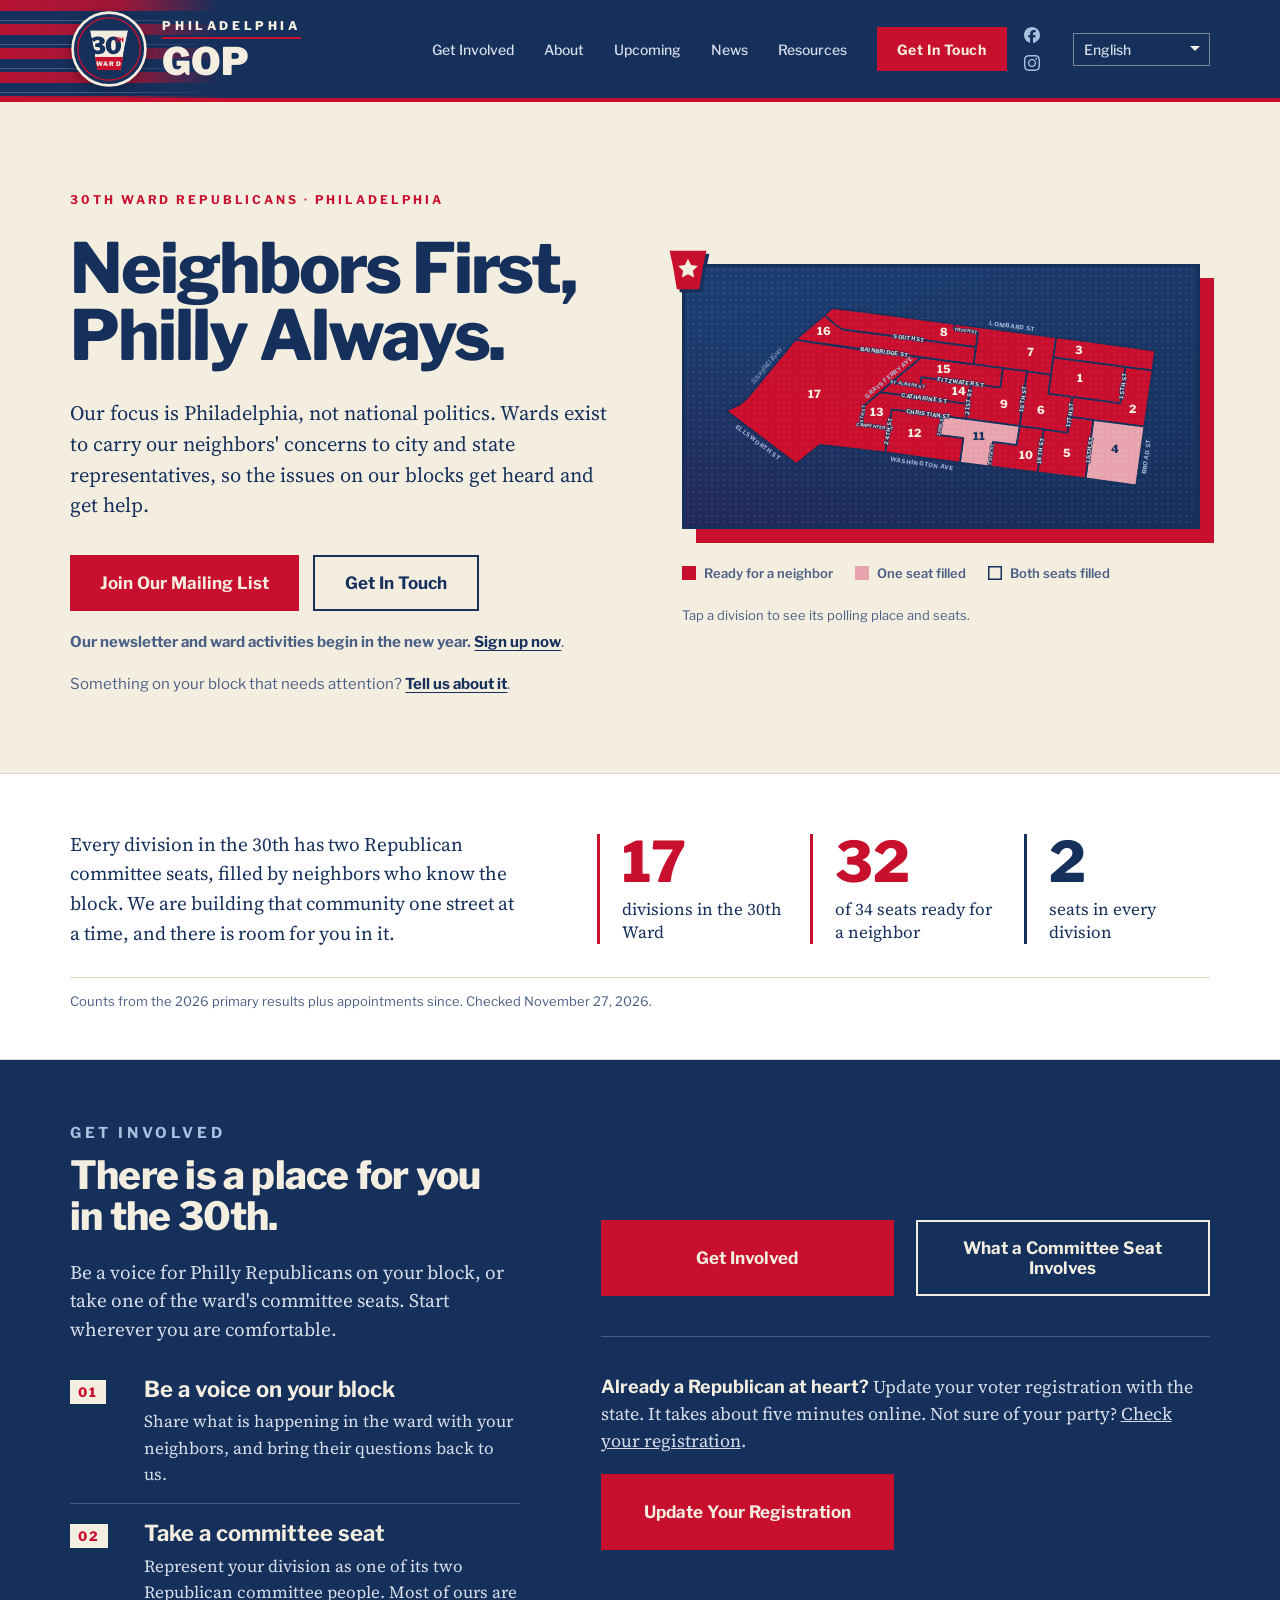
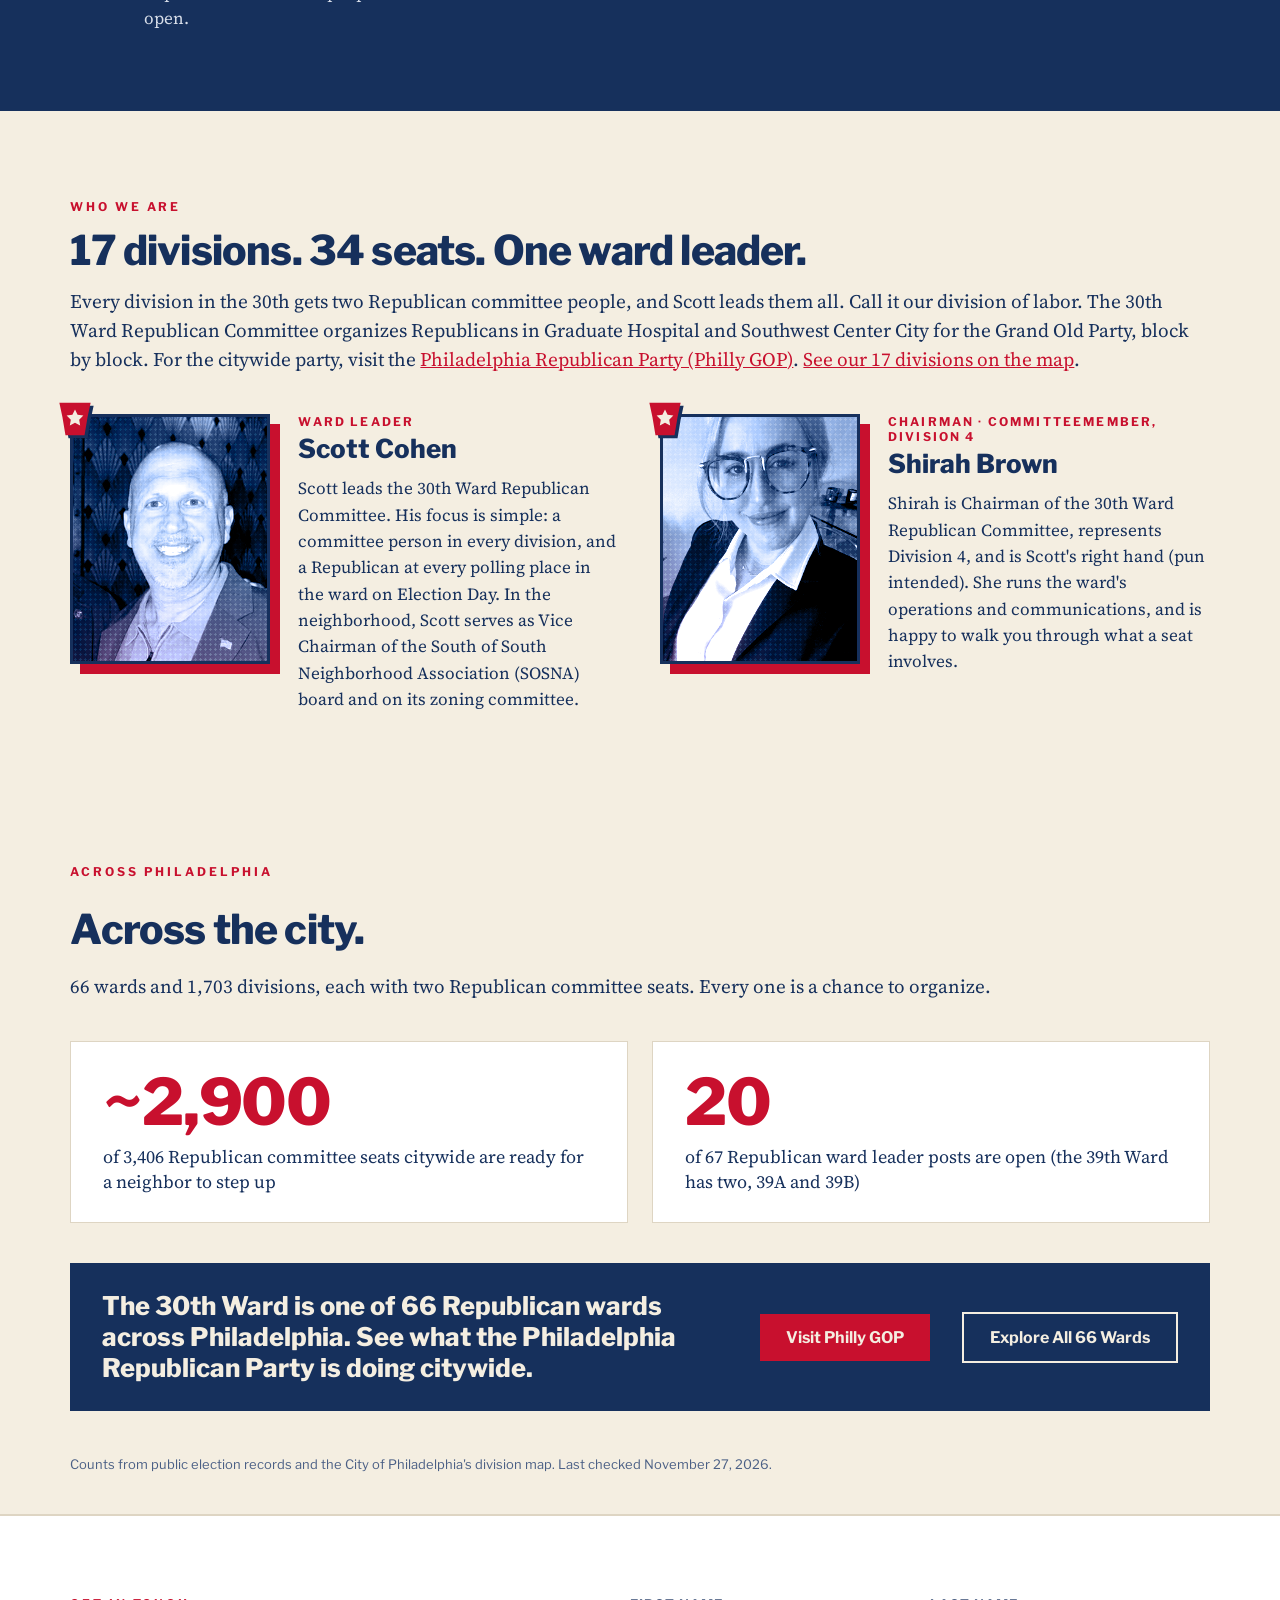
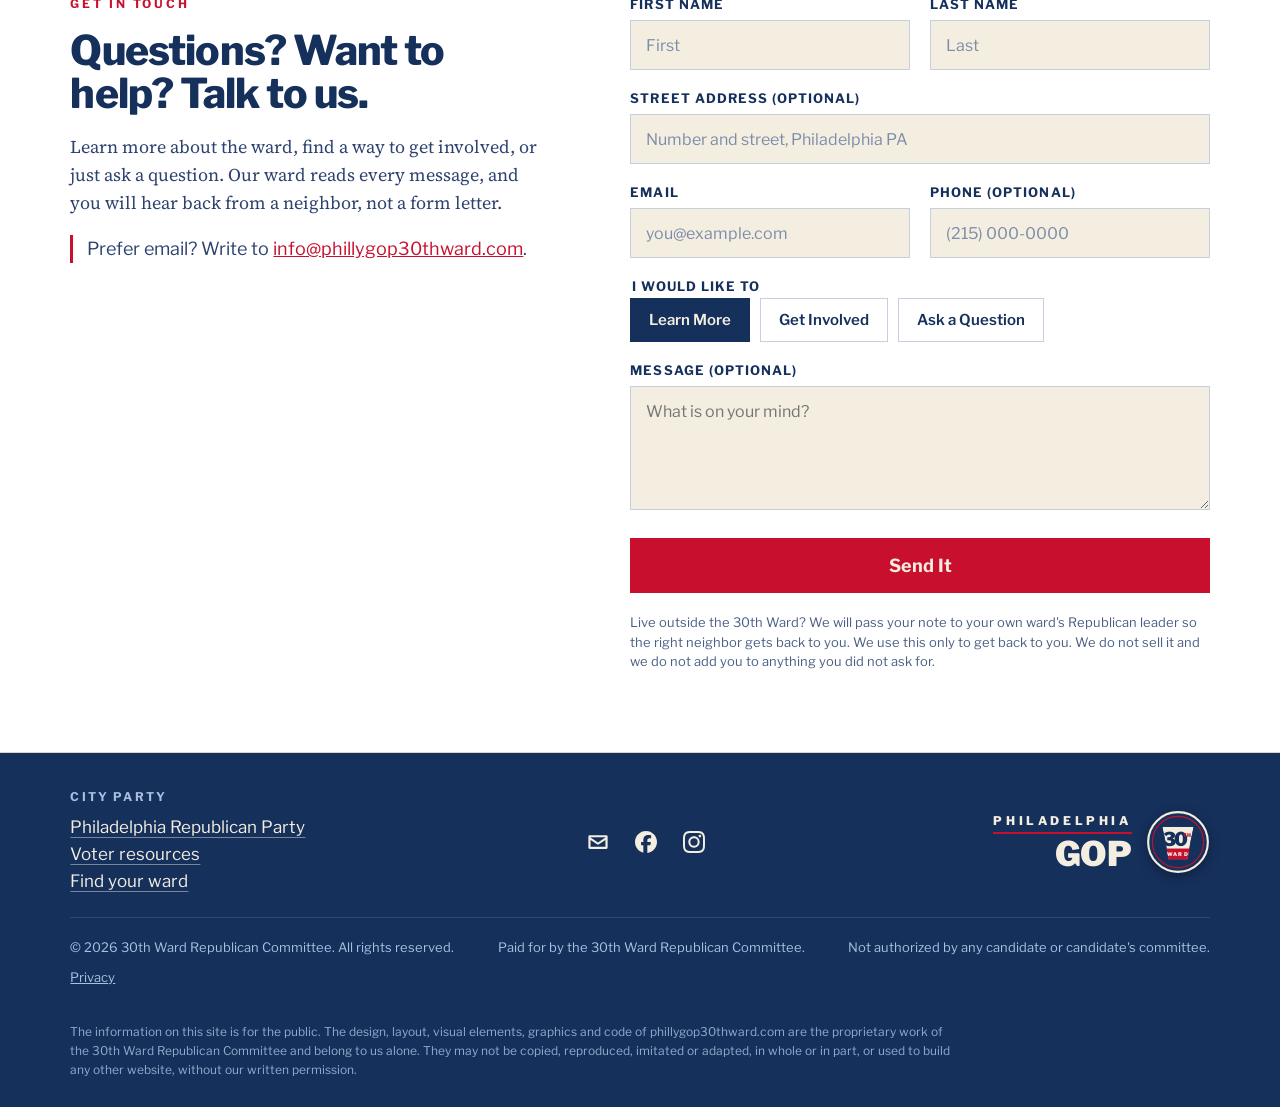
<file: index.html>
<!doctype html>
<!--
  phillygop30thward.com
  © 2026 30th Ward Republican Committee. All rights reserved.
  The design, layout, visual elements, graphics and code of this website are proprietary.
  No license is granted to copy, reproduce, imitate, adapt or reuse them, in whole or in part, without written permission.
-->
<html lang="en">
<head>
<!-- w30 layout fvszx -->
<meta charset="utf-8">
<meta name="copyright" content="© 2026 30th Ward Republican Committee. Design, layout, visual elements and code are proprietary. All rights reserved.">
<meta name="viewport" content="width=device-width, initial-scale=1">
<title>Philly GOP 30th Ward Republicans · Philadelphia</title>
<meta name="description" content="Philly GOP 30th Ward Republicans in Graduate Hospital and Southwest Center City. Meet ward leader Scott Cohen, find your polling place, and get involved.">
<meta name="keywords" content="Philly GOP, Philadelphia GOP, 30th Ward Republicans, 30th Ward GOP, Philadelphia Republican Party, Republican City Committee, Philadelphia Republicans, Pennsylvania Republicans, Grand Old Party, Republican committeeperson, Republican ward leader, Graduate Hospital, Southwest Center City, Center City Philadelphia, South Philadelphia">
<meta property="og:type" content="website">
<meta property="og:site_name" content="30th Ward Philadelphia GOP">
<meta property="og:title" content="Philly GOP 30th Ward Republicans · Philadelphia">
<meta property="og:description" content="Philly GOP 30th Ward Republicans in Graduate Hospital and Southwest Center City. Meet ward leader Scott Cohen, find your polling place, and get involved.">
<link rel="canonical" href="https://phillygop30thward.com/">
  <meta property="og:url" content="https://phillygop30thward.com/">
<meta property="og:image" content="https://phillygop30thward.com/img/share.jpg">
<meta property="og:image:width" content="1200">
<meta property="og:image:height" content="630">
<meta property="og:image:alt" content="30th Ward Philadelphia GOP. Neighbors first. Philly always.">
<meta name="twitter:card" content="summary_large_image">
<meta name="twitter:image" content="https://phillygop30thward.com/img/share.jpg">
<link rel="icon" href="favicon.svg" type="image/svg+xml">
<link rel="preconnect" href="https://fonts.googleapis.com">
<link rel="preconnect" href="https://fonts.gstatic.com" crossorigin>
<link rel="stylesheet" href="https://fonts.googleapis.com/css2?family=Libre+Franklin:wght@400;500;600;700;800&family=Source+Serif+4:opsz,wght@8..60,400;8..60,600&display=swap">
<!--
  PLACEHOLDERS — search this file for "[" and replace each before going live:
    Seat counts and ward leader vacancies fill in from data/*.json (updated daily)
    Meetings: footer says "Coming soon"; add dates to data/events.json
    Paid-for line: confirm the committee name with Scott before relying on it
    Calendar: edit data/events.json
  FORM: sends through FormSubmit to info@phillygop30thward.com.
-->
<link rel="stylesheet" href="style.css?v=20261111c">
<script type="application/ld+json">{"@context": "https://schema.org", "@type": "WebPage", "url": "https://phillygop30thward.com/", "name": "Philly GOP 30th Ward Republicans · Philadelphia", "primaryImageOfPage": {"@type": "ImageObject", "url": "https://phillygop30thward.com/img/logo-square.jpg", "width": 1200, "height": 1200}}</script>
<script type="application/ld+json">{"@context": "https://schema.org", "identifier": "w30-r7kzx", "@type": "Organization", "name": "30th Ward Republican Committee", "alternateName": ["Philly GOP 30th Ward", "30th Ward Republicans", "30th Ward GOP", "Philadelphia 30th Ward Republicans"], "url": "https://phillygop30thward.com/", "logo": "https://phillygop30thward.com/img/sig-badge.png", "image": ["https://phillygop30thward.com/img/logo-square.jpg", "https://phillygop30thward.com/img/share.jpg"], "description": "The Republican Party's local ward committee for Philadelphia's 30th Ward, covering Graduate Hospital and Southwest Center City.", "email": "info@phillygop30thward.com", "areaServed": {"@type": "Place", "name": "30th Ward, Philadelphia, PA (Graduate Hospital and Southwest Center City)"}, "member": [{"@type": "Person", "name": "Scott Cohen", "jobTitle": "Ward Leader"}, {"@type": "Person", "name": "Shirah M. Brown", "jobTitle": "Chairman, 30th Ward Republican Committee"}]}</script>
</head>
<body data-rv="w9rtp">
<a class="skip" href="#start">Skip to contact</a>

<header>
  <div class="wrap">
    <a class="brand" href="index.html" aria-label="30th Ward Philadelphia GOP, home">
      <svg class="mark" width="78" height="78" viewBox="0 0 120 120" aria-hidden="true"><circle cx="60" cy="60" r="56" fill="#16305C" stroke="#F4EEE1" stroke-width="4"/><circle cx="60" cy="60" r="48" fill="none" stroke="#C8102E" stroke-width="2"/><g transform="translate(28 30) scale(.64)"><defs><clipPath id="ks1"><path d="M4 2h92l-9 42-9 54H22l-9-54z"/></clipPath></defs><g clip-path="url(#ks1)"><path d="M4 2h92l-9 42-9 54H22l-9-54z" fill="#F4EEE1"/><rect x="0" y="66" width="100" height="34" fill="#C8102E"/></g><text x="41" y="58" text-anchor="middle" font-family="Libre Franklin, Arial, sans-serif" font-size="56" font-weight="900" letter-spacing="-4" fill="#16305C">30</text><text x="76" y="31" text-anchor="middle" font-family="Libre Franklin, Arial, sans-serif" font-size="15" font-weight="900" fill="#C8102E">TH</text><text x="50" y="87" text-anchor="middle" font-family="Libre Franklin, Arial, sans-serif" font-size="15" font-weight="900" letter-spacing="3" fill="#F4EEE1">WARD</text></g></svg>
      <span class="wm"><small>PHILADELPHIA</small><b>GOP</b></span>
    </a>
    <nav aria-label="Main">
      <a class="nl" href="#involved">Get Involved</a>
      <a class="nl" href="#about">About</a>
      <a class="nl" href="calendar.html">Upcoming</a>
      <a class="nl" href="news.html">News</a>
      <a class="nl" href="voting.html">Resources</a>
      <a class="btn btn-red" href="#start">Get In Touch</a>
      <span class="hd-social"><a class="so" href="https://www.facebook.com/PhillyGOP30thWard" target="_blank" rel="noopener" aria-label="Facebook"><svg viewBox="100 100 500 500" width="16" height="16" aria-hidden="true"><path fill="currentColor" d="M600 350C600 211.92 488.07 100 350 100C211.92 100 100 211.92 100 350C100 467.24 180.71 565.62 289.60 592.63L289.60 426.39L238.05 426.39L238.05 350L289.60 350L289.60 317.08C289.60 231.98 328.11 192.55 411.65 192.55C427.49 192.55 454.82 195.65 466 198.76L466 268.01C460.10 267.39 449.85 267.08 437.11 267.08C396.12 267.08 380.28 282.60 380.28 322.98L380.28 350L461.94 350L447.91 426.39L380.28 426.39L380.28 598.16C504.07 583.21 600 477.81 600 350"/></svg></a><a class="so" href="https://www.instagram.com/phillygop30thward" target="_blank" rel="noopener" aria-label="Instagram"><svg viewBox="2.5 2.5 1000 1000" width="16" height="16" aria-hidden="true"><path fill="currentColor" d="M295.42,6c-53.2,2.51-89.53,11-121.29,23.48-32.87,12.81-60.73,30-88.45,57.82S40.89,143,28.17,175.92c-12.31,31.83-20.65,68.19-23,121.42S2.3,367.68,2.56,503.46,3.42,656.26,6,709.6c2.54,53.19,11,89.51,23.48,121.28,12.83,32.87,30,60.72,57.83,88.45S143,964.09,176,976.83c31.8,12.29,68.17,20.67,121.39,23s70.35,2.87,206.09,2.61,152.83-.86,206.16-3.39S799.1,988,830.88,975.58c32.87-12.86,60.74-30,88.45-57.84S964.1,862,976.81,829.06c12.32-31.8,20.69-68.17,23-121.35,2.33-53.37,2.88-70.41,2.62-206.17s-.87-152.78-3.4-206.1-11-89.53-23.47-121.32c-12.85-32.87-30-60.7-57.82-88.45S862,40.87,829.07,28.19c-31.82-12.31-68.17-20.7-121.39-23S637.33,2.3,501.54,2.56,348.75,3.4,295.42,6m5.84,903.88c-48.75-2.12-75.22-10.22-92.86-17-23.36-9-40-19.88-57.58-37.29s-28.38-34.11-37.5-57.42c-6.85-17.64-15.1-44.08-17.38-92.83-2.48-52.69-3-68.51-3.29-202s.22-149.29,2.53-202c2.08-48.71,10.23-75.21,17-92.84,9-23.39,19.84-40,37.29-57.57s34.1-28.39,57.43-37.51c17.62-6.88,44.06-15.06,92.79-17.38,52.73-2.5,68.53-3,202-3.29s149.31.21,202.06,2.53c48.71,2.12,75.22,10.19,92.83,17,23.37,9,40,19.81,57.57,37.29s28.4,34.07,37.52,57.45c6.89,17.57,15.07,44,17.37,92.76,2.51,52.73,3.08,68.54,3.32,202s-.23,149.31-2.54,202c-2.13,48.75-10.21,75.23-17,92.89-9,23.35-19.85,40-37.31,57.56s-34.09,28.38-57.43,37.5c-17.6,6.87-44.07,15.07-92.76,17.39-52.73,2.48-68.53,3-202.05,3.29s-149.27-.25-202-2.53m407.6-674.61a60,60,0,1,0,59.88-60.1,60,60,0,0,0-59.88,60.1M245.77,503c.28,141.8,115.44,256.49,257.21,256.22S759.52,643.8,759.25,502,643.79,245.48,502,245.76,245.5,361.22,245.77,503m90.06-.18a166.67,166.67,0,1,1,167,166.34,166.65,166.65,0,0,1-167-166.34"/></svg></a></span>
      <button class="menu-btn" type="button" aria-expanded="false" aria-controls="m-panel"><span></span><span></span><span></span><b class="sr-only">Menu</b></button>
    </nav>
  </div>
  <div class="m-panel" id="m-panel" hidden><a href="#involved">Get Involved</a><a href="#about">About</a><a href="calendar.html">Upcoming</a><a href="news.html">News</a><a href="voting.html">Resources</a><a href="block-issue.html">Report a Block Issue</a><a href="join.html">Join Our Mailing List</a><a href="https://www.facebook.com/PhillyGOP30thWard" target="_blank" rel="noopener">Facebook</a><a href="https://www.instagram.com/phillygop30thward" target="_blank" rel="noopener">Instagram</a></div>
</header>

<main id="top">
  <section class="hero">
    <div class="wrap">
      <div class="hero-copy">
        <p class="eyebrow">30th Ward Republicans · Philadelphia</p>
        <h1>Neighbors First, Philly Always.</h1>
        <p class="lede serif">Our focus is Philadelphia, not national politics. Wards exist to carry our neighbors' concerns to city and state representatives, so the issues on our blocks get heard and get help.</p>
        <div class="ctas">
          <a class="btn btn-red" href="join.html">Join Our Mailing List</a>
          <a class="btn btn-line" href="#start">Get In Touch</a>
        </div>
        <p class="hero-issue"><b>Our newsletter and ward activities begin in the new year.</b> <a href="join.html">Sign up now</a>.</p>
        <p class="hero-issue">Something on your block that needs attention? <a href="block-issue.html">Tell us about it</a>.</p>
      </div>
      <figure class="ward-map" aria-label="Map of the 30th Ward's 17 divisions, shaded by filled committee seats">
        <div class="map-frame"><span class="tag" aria-hidden="true"><svg viewBox="0 0 100 100" width="40" height="40"><path d="M4 2h92l-9 42-9 54H22l-9-54z" fill="#C8102E"/><path d="M50 22l7.6 15.4 17 2.5-12.3 12 2.9 16.9L50 60.8l-15.2 8 2.9-16.9-12.3-12 17-2.5z" fill="#F4EEE1"/></svg></span><svg viewBox="-12 -12 1024 437" role="img">
          <g class="dv f0" data-div="1"><title>Division 1</title><path d="M819,122L931,137L919,222L751,200L763,115L819,122Z"/><text x="826" y="166">1</text></g>
          <g class="dv f0" data-div="2"><title>Division 2</title><path d="M988,144L994,145L975,276L801,254L807,207L919,222L931,137L988,144Z"/><text x="947" y="238">2</text></g>
          <g class="dv f0" data-div="3"><title>Division 3</title><path d="M826,75L1000,99L994,145L763,115L769,68L826,75Z"/><text x="822" y="99">3</text></g>
          <g class="dv f1" data-div="4"><title>Division 4</title><path d="M872,263L975,276L956,413L838,397L856,261L872,263Z"/><text x="907" y="330">4</text></g>
          <g class="dv f0" data-div="5"><title>Division 5</title><path d="M823,256L856,261L838,397L726,383L740,282L796,290L801,254L823,256Z"/><text x="794" y="341">5</text></g>
          <g class="dv f0" data-div="6"><title>Division 6</title><path d="M757,155L751,200L807,207L796,290L684,275L701,147L757,155Z"/><text x="735" y="239">6</text></g>
          <g class="dv f0" data-div="7"><title>Division 7</title><path d="M561,41L769,68L757,155L577,131L587,57L531,49L532,37L561,41Z"/><text x="709" y="104">7</text></g>
          <g class="dv f0" data-div="8"><title>Division 8</title><path d="M330,10L532,37L531,49L587,57L582,91L264,48L229,17L247,0L330,10Z"/><text x="508" y="57">8</text></g>
          <g class="dv f0" data-div="9"><title>Division 9</title><path d="M701,147L684,275L559,258L571,176L639,185L645,140L701,147Z"/><text x="647" y="227">9</text></g>
          <g class="dv f0" data-div="10"><title>Division 10</title><path d="M740,282L726,383L614,369L622,312L677,319L684,275L740,282Z"/><text x="698" y="346">10</text></g>
          <g class="dv f1" data-div="11"><title>Division 11</title><path d="M559,258L684,275L677,319L622,312L614,369L545,360L553,303L496,296L500,273L503,251L559,258Z"/><text x="589" y="300">11</text></g>
          <g class="dv f0" data-div="12"><title>Division 12</title><path d="M444,243L503,251L496,296L553,303L545,360L371,336L386,236L444,243Z"/><text x="438" y="294">12</text></g>
          <g class="dv f0" data-div="13"><title>Division 13</title><path d="M391,200L564,223L559,258L386,236L379,280L315,272L321,228L359,196L391,200Z"/><text x="352" y="244">13</text></g>
          <g class="dv f0" data-div="14"><title>Division 14</title><path d="M571,176L564,223L359,196L396,163L394,174L452,183L455,161L571,176Z"/><text x="542" y="196">14</text></g>
          <g class="dv f0" data-div="15"><title>Division 15</title><path d="M452,183L394,174L396,163L454,115L645,140L639,185L455,161L452,183Z"/><text x="509" y="145">15</text></g>
          <g class="dv f0" data-div="16"><title>Division 16</title><path d="M255,39L272,50L582,91L577,131L161,74L229,17L255,39Z"/><text x="229" y="55">16</text></g>
          <g class="dv f0" data-div="17"><title>Division 17</title><path d="M273,91L454,115L321,228L315,272L379,280L371,336L218,319L164,363L0,239L30,226L49,210L161,74L273,91Z"/><text x="207" y="202">17</text></g>
          <g class="st-labels" aria-hidden="true"><text class="st minor num" x="318" y="250" transform="rotate(-82.2 318 250)">25th St</text><text class="st minor" x="347" y="276" transform="rotate(7.1 347 276)">Carpenter St</text><text class="st minor" x="423" y="178" transform="rotate(8.8 423 178)">St Albans St</text><text class="st minor num" x="500" y="274" transform="rotate(-81.2 500 274)">22nd St</text><text class="st minor" x="559" y="53" transform="rotate(8.1 559 53)">Tryon St</text><text class="st minor num" x="618" y="340" transform="rotate(-82.0 618 340)">20th St</text><text class="st outer riv" x="94" y="133" transform="rotate(-50.5 94 133)">Schuylkill River</text><text class="st outer" x="378" y="161" transform="rotate(-40.4 378 161)">Grays Ferry Ave</text><text class="st outer" x="456" y="362" transform="rotate(7.9 456 362)">Washington Ave</text><text class="st outer" x="667" y="41" transform="rotate(7.4 667 41)">Lombard St</text><text class="st outer" x="74" y="312" transform="rotate(37.1 74 312)">Ellsworth St</text><text class="st outer" x="979" y="346" transform="rotate(-82.1 979 346)">Broad St</text><text class="st" x="369" y="102" transform="rotate(7.8 369 102)">Bainbridge St</text><text class="st num" x="378" y="286" transform="rotate(-81.5 378 286)">24th St</text><text class="st" x="427" y="70" transform="rotate(7.5 427 70)">South St</text><text class="st" x="462" y="210" transform="rotate(7.5 462 210)">Catharine St</text><text class="st" x="472" y="247" transform="rotate(7.2 472 247)">Christian St</text><text class="st" x="547" y="173" transform="rotate(7.4 547 173)">Fitzwater St</text><text class="st num" x="565" y="217" transform="rotate(-81.7 565 217)">21st St</text><text class="st num" x="692" y="211" transform="rotate(-82.4 692 211)">19th St</text><text class="st num" x="733" y="332" transform="rotate(-82.1 733 332)">18th St</text><text class="st num" x="802" y="248" transform="rotate(-82.5 802 248)">17th St</text><text class="st num" x="847" y="329" transform="rotate(-82.5 847 329)">16th St</text><text class="st num" x="925" y="180" transform="rotate(-82.0 925 180)">15th St</text></g>
        </svg></div>
        <figcaption>
          <span><i class="k f0"></i>Ready for a neighbor</span>
          <span><i class="k f1"></i>One seat filled</span>
          <span><i class="k f2"></i>Both seats filled</span>
        </figcaption>
        <div class="dv-panel" id="dv-panel" hidden aria-live="polite">
          <p class="dv-hint">Division</p>
          <h3 id="dv-title"></h3>
          <p id="dv-house"></p>
          <p id="dv-poll"></p>
          <p id="dv-seats"></p>
          <div class="dv-btns"><a class="btn btn-red" id="dv-contact" href="#start">Get In Touch</a><a class="btn btn-line" id="dv-pollink" href="voting.html#polls">Polling Place</a></div>
        </div>
        <p class="dv-tip">Tap a division to see its polling place and seats.</p>
    </div>
  </section>

  <section class="stand" aria-label="Where the ward stands">
    <div class="wrap">
      <p class="serif stand-copy">Every division in the 30th has two Republican committee seats, filled by neighbors who know the block. We are building that community one street at a time, and there is room for you in it.</p>
      <div class="stand-stats">
        <div class="stat"><b id="w-divs">17</b> <span>divisions in the 30th Ward</span></div>
        <div class="stat"><b id="w-open">32</b> <span>of <span id="w-seats">34</span> seats ready for a neighbor</span></div>
        <div class="stat"><b class="n">2</b> <span>seats in every division</span></div>
      </div>
      <p class="asof" id="w-asof">Counts from the 2026 primary results plus appointments since.</p>
    </div>
  </section>

  <section class="job involved" id="involved">
    <div class="wrap">
      <div class="inv-left">
        <p class="eyebrow">Get Involved</p>
        <h2 class="big">There is a place for you<br> in the 30th.</h2>
        <p class="serif job-lede">Be a voice for Philly Republicans on your block, or take one of the ward's committee seats. Start wherever you are comfortable.</p>
        <div class="three ways">
        <div>
          <span class="num">01</span>
          <h3>Be a voice on your block</h3>
          <p>Share what is happening in the ward with your neighbors, and bring their questions back to us.</p>
        </div>
        <div>
          <span class="num">02</span>
          <h3>Take a committee seat</h3>
          <p>Represent your division as one of its two Republican committee people. Most of ours are open.</p>
        </div>
      </div>
      </div>
      <div class="inv-right">
        <p class="ctas"><a class="btn btn-red" href="#start">Get Involved</a><a class="btn btn-line-light" href="committee-seat.html">What a Committee Seat Involves</a></p>
        <div class="switch">
          <p><b>Already a Republican at heart?</b> Update your voter registration with the state. It takes about five minutes online. Not sure of your party? <a href="https://www.pavoterservices.pa.gov/pages/voterregistrationstatus.aspx" target="_blank" rel="noopener" style="color:inherit;text-decoration:underline">Check your registration</a>.</p>
          <p class="switch-links"><a class="btn btn-red" href="https://www.pavoterservices.pa.gov/Pages/VoterRegistrationApplication.aspx" target="_blank" rel="noopener">Update Your Registration</a></p>
        </div>
      </div>
    </div>
  </section>

  <section class="about" id="about">
    <div class="wrap">
      <div>
        <p class="eyebrow">Who we are</p>
        <h2 class="big">17 divisions. 34 seats. One ward leader.</h2>
        <p class="serif about-lede about-wide">Every division in the 30th gets two Republican committee people, and Scott leads them all. Call it our division of labor. The 30th Ward Republican Committee organizes Republicans in Graduate Hospital and Southwest Center City for the Grand Old Party, block by block. For the citywide party, visit the <a href="https://phillygop.com/" target="_blank" rel="noopener">Philadelphia Republican Party (Philly GOP)</a>. <a href="division-map.html">See our 17 divisions on the map</a>.</p>
      </div>
      <div class="people">
        <div class="person">
          <div class="portrait"><span class="tag" aria-hidden="true"><svg viewBox="0 0 100 100" width="34" height="34"><path d="M4 2h92l-9 42-9 54H22l-9-54z" fill="#C8102E"/><path d="M50 22l7.6 15.4 17 2.5-12.3 12 2.9 16.9L50 60.8l-15.2 8 2.9-16.9-12.3-12 17-2.5z" fill="#F4EEE1"/></svg></span><span class="ph"><img src="img/people/scott-cohen.jpg?v=3" alt="Scott Cohen, 30th Ward Republican ward leader, Philadelphia" width="640" height="800" loading="lazy"></span></div>
          <div>
            <p class="role">Ward Leader</p>
            <h3>Scott Cohen</h3>
            <p class="bio">Scott leads the 30th Ward Republican Committee. His focus is simple: a committee person in every division, and a Republican at every polling place in the ward on Election Day. In the neighborhood, Scott serves as Vice Chairman of the South of South Neighborhood Association (SOSNA) board and on its zoning committee.</p>
          </div>
        </div>
        <div class="person">
          <div class="portrait"><span class="tag" aria-hidden="true"><svg viewBox="0 0 100 100" width="34" height="34"><path d="M4 2h92l-9 42-9 54H22l-9-54z" fill="#C8102E"/><path d="M50 22l7.6 15.4 17 2.5-12.3 12 2.9 16.9L50 60.8l-15.2 8 2.9-16.9-12.3-12 17-2.5z" fill="#F4EEE1"/></svg></span><span class="ph"><img src="img/people/shirah-brown.jpg?v=4" alt="Shirah Brown, Chairman of the 30th Ward Republican Committee, Philadelphia" width="640" height="800" loading="lazy"></span></div>
          <div>
            <p class="role">Chairman · Committeemember, Division 4</p>
            <h3>Shirah Brown</h3>
            <p class="bio">Shirah is Chairman of the 30th Ward Republican Committee, represents Division 4, and is Scott's right hand (pun intended). She runs the ward's operations and communications, and is happy to walk you through what a seat involves.</p>
          </div>
        </div>
      </div>
    </div>
  </section>


  <section class="city" id="city">
    <div class="wrap">
      <div class="city-head">
        <p class="eyebrow">Across Philadelphia</p>
        <h2 class="big">Across the city.</h2>
        <p class="serif city-lede">66 wards and 1,703 divisions, each with two Republican committee seats. Every one is a chance to organize.</p>
      </div>
      <div class="city-stats">
        <div class="cstat"><b id="c-open">~2,900</b><span>of <span id="c-seats">3,406</span> Republican committee seats citywide are ready for a neighbor to step up</span></div>
        <div class="cstat"><b id="l-vac">20</b><span>of <span id="l-total">67</span> Republican ward leader posts are open (the 39th Ward has two, 39A and 39B)</span></div>
      </div>
      <div class="callout gop">
        <p>The 30th Ward is one of 66 Republican wards across Philadelphia. See what the Philadelphia Republican Party is doing citywide.</p>
        <a class="btn btn-red" href="https://phillygop.com/" target="_blank" rel="noopener" style="padding:14px 26px;font-size:16px">Visit Philly GOP</a>
        <a class="btn btn-line-light" href="wards.html" style="padding:14px 26px;font-size:16px">Explore All 66 Wards</a>
      </div>
      <p class="asof" id="c-asof">Counts from public election records and the City of Philadelphia's division map. Checked daily.</p>
    </div>
  </section>


  <section class="start" id="start">
    <div class="wrap">
      <div class="start-head">
        <p class="eyebrow">Get In Touch</p>
        <h2>Questions? Want to help? Talk to us.</h2>
        <p>Learn more about the ward, find a way to get involved, or just ask a question. Our ward reads every message, and you will hear back from a neighbor, not a form letter.</p>
        <p class="lookup">Prefer email? Write to <a href="mailto:info@phillygop30thward.com">info@phillygop30thward.com</a>.</p>
      </div>

      <!-- FormSubmit sends to info@ (which forwards to Outlook). The first message triggers a one-time activation email. -->
      <form id="signup" data-endpoint="https://formsubmit.co/ajax/info@phillygop30thward.com" novalidate>
        <div class="row">
          <label>First name<input type="text" name="first_name" placeholder="First" autocomplete="given-name" required></label>
          <label>Last name<input type="text" name="last_name" placeholder="Last" autocomplete="family-name" required></label>
        </div>
        <label>Street address (optional)<input type="text" name="address" placeholder="Number and street, Philadelphia PA" autocomplete="street-address"></label>
        <div class="row">
          <label>Email<input type="email" name="email" placeholder="you@example.com" autocomplete="email" required></label>
          <label>Phone (optional)<input type="tel" name="phone" placeholder="(215) 000-0000" autocomplete="tel"></label>
        </div>
        <fieldset>
          <legend class="legend">I would like to</legend>
          <div class="chips">
            <label class="chip"><input type="radio" name="interest" value="Learn more" checked><span>Learn More</span></label>
            <label class="chip"><input type="radio" name="interest" value="Get involved"><span>Get Involved</span></label>
            <label class="chip"><input type="radio" name="interest" value="Ask a question"><span>Ask a Question</span></label>
          </div>
        </fieldset>
        <label>Message (optional)<textarea name="message" rows="4" placeholder="What is on your mind?"></textarea></label>
        <input class="hp" type="text" name="_honey" tabindex="-1" autocomplete="off" aria-hidden="true">
        <input type="hidden" name="_subject" value="Get in Touch: phillygop30thward.com">
        <input type="hidden" name="_template" value="table">
        <input type="hidden" name="_captcha" value="false">
        <button class="btn btn-red" type="submit">Send It</button>
        <div class="status" id="status" role="status" aria-live="polite"></div>
        <p class="fine">Live outside the 30th Ward? We will pass your note to your own ward's Republican leader so the right neighbor gets back to you. We use this only to get back to you. We do not sell it and we do not add you to anything you did not ask for.</p>
      </form>
    </div>
  </section>

</main>

<footer id="meetings">
  <div class="wrap">
    <div class="ft">
      <a class="ft-brand" href="index.html" aria-label="30th Ward Philadelphia GOP, home">
        <svg class="mark" width="78" height="78" viewBox="0 0 120 120" aria-hidden="true"><circle cx="60" cy="60" r="56" fill="#16305C" stroke="#F4EEE1" stroke-width="4"/><circle cx="60" cy="60" r="48" fill="none" stroke="#C8102E" stroke-width="2"/><g transform="translate(28 30) scale(.64)"><defs><clipPath id="ks2"><path d="M4 2h92l-9 42-9 54H22l-9-54z"/></clipPath></defs><g clip-path="url(#ks2)"><path d="M4 2h92l-9 42-9 54H22l-9-54z" fill="#F4EEE1"/><rect x="0" y="66" width="100" height="34" fill="#C8102E"/></g><text x="41" y="58" text-anchor="middle" font-family="Libre Franklin, Arial, sans-serif" font-size="56" font-weight="900" letter-spacing="-4" fill="#16305C">30</text><text x="76" y="31" text-anchor="middle" font-family="Libre Franklin, Arial, sans-serif" font-size="15" font-weight="900" fill="#C8102E">TH</text><text x="50" y="87" text-anchor="middle" font-family="Libre Franklin, Arial, sans-serif" font-size="15" font-weight="900" letter-spacing="3" fill="#F4EEE1">WARD</text></g></svg>
      <span class="wm"><small>PHILADELPHIA</small><b>GOP</b></span>
      </a>
      <div class="ft-cols">
        <div>
          <h2>CITY PARTY</h2>
          <p><a href="https://phillygop.com/" target="_blank" rel="noopener">Philadelphia Republican Party</a><br><a href="voting.html">Voter resources</a><br><a href="wards.html">Find your ward</a></p>
        </div>
      </div>
    <p class="ft-social"><a class="so" href="mailto:phillygop30thward@gmail.com" aria-label="Email phillygop30thward@gmail.com"><svg viewBox="0 0 24 24" width="22" height="22" aria-hidden="true"><path fill="currentColor" d="M3 4.5h18A1.5 1.5 0 0 1 22.5 6v12a1.5 1.5 0 0 1-1.5 1.5H3A1.5 1.5 0 0 1 1.5 18V6A1.5 1.5 0 0 1 3 4.5zm.9 2.4v.3L12 12.6l8.1-5.4v-.3zm16.2 2.9L12.6 14.8a1.1 1.1 0 0 1-1.2 0L3.9 9.8v7.3h16.2z"/></svg></a><a class="so" href="https://www.facebook.com/PhillyGOP30thWard" target="_blank" rel="noopener" aria-label="Facebook"><svg viewBox="100 100 500 500" width="22" height="22" aria-hidden="true"><path fill="currentColor" d="M600 350C600 211.92 488.07 100 350 100C211.92 100 100 211.92 100 350C100 467.24 180.71 565.62 289.60 592.63L289.60 426.39L238.05 426.39L238.05 350L289.60 350L289.60 317.08C289.60 231.98 328.11 192.55 411.65 192.55C427.49 192.55 454.82 195.65 466 198.76L466 268.01C460.10 267.39 449.85 267.08 437.11 267.08C396.12 267.08 380.28 282.60 380.28 322.98L380.28 350L461.94 350L447.91 426.39L380.28 426.39L380.28 598.16C504.07 583.21 600 477.81 600 350"/></svg></a><a class="so" href="https://www.instagram.com/phillygop30thward" target="_blank" rel="noopener" aria-label="Instagram"><svg viewBox="2.5 2.5 1000 1000" width="22" height="22" aria-hidden="true"><path fill="currentColor" d="M295.42,6c-53.2,2.51-89.53,11-121.29,23.48-32.87,12.81-60.73,30-88.45,57.82S40.89,143,28.17,175.92c-12.31,31.83-20.65,68.19-23,121.42S2.3,367.68,2.56,503.46,3.42,656.26,6,709.6c2.54,53.19,11,89.51,23.48,121.28,12.83,32.87,30,60.72,57.83,88.45S143,964.09,176,976.83c31.8,12.29,68.17,20.67,121.39,23s70.35,2.87,206.09,2.61,152.83-.86,206.16-3.39S799.1,988,830.88,975.58c32.87-12.86,60.74-30,88.45-57.84S964.1,862,976.81,829.06c12.32-31.8,20.69-68.17,23-121.35,2.33-53.37,2.88-70.41,2.62-206.17s-.87-152.78-3.4-206.1-11-89.53-23.47-121.32c-12.85-32.87-30-60.7-57.82-88.45S862,40.87,829.07,28.19c-31.82-12.31-68.17-20.7-121.39-23S637.33,2.3,501.54,2.56,348.75,3.4,295.42,6m5.84,903.88c-48.75-2.12-75.22-10.22-92.86-17-23.36-9-40-19.88-57.58-37.29s-28.38-34.11-37.5-57.42c-6.85-17.64-15.1-44.08-17.38-92.83-2.48-52.69-3-68.51-3.29-202s.22-149.29,2.53-202c2.08-48.71,10.23-75.21,17-92.84,9-23.39,19.84-40,37.29-57.57s34.1-28.39,57.43-37.51c17.62-6.88,44.06-15.06,92.79-17.38,52.73-2.5,68.53-3,202-3.29s149.31.21,202.06,2.53c48.71,2.12,75.22,10.19,92.83,17,23.37,9,40,19.81,57.57,37.29s28.4,34.07,37.52,57.45c6.89,17.57,15.07,44,17.37,92.76,2.51,52.73,3.08,68.54,3.32,202s-.23,149.31-2.54,202c-2.13,48.75-10.21,75.23-17,92.89-9,23.35-19.85,40-37.31,57.56s-34.09,28.38-57.43,37.5c-17.6,6.87-44.07,15.07-92.76,17.39-52.73,2.48-68.53,3-202.05,3.29s-149.27-.25-202-2.53m407.6-674.61a60,60,0,1,0,59.88-60.1,60,60,0,0,0-59.88,60.1M245.77,503c.28,141.8,115.44,256.49,257.21,256.22S759.52,643.8,759.25,502,643.79,245.48,502,245.76,245.5,361.22,245.77,503m90.06-.18a166.67,166.67,0,1,1,167,166.34,166.65,166.65,0,0,1-167-166.34"/></svg></a></p>
    </div>
    <div class="legal">
      <div>© <span class="yr">2026</span> 30th Ward Republican Committee. All rights reserved.</div>
      <div>Paid for by the 30th Ward Republican Committee.</div>
      <div>Not authorized by any candidate or candidate's committee.</div>
      <div><a href="privacy.html" style="color:inherit">Privacy</a></div>
    </div>
    <p class="ip-notice">The information on this site is for the public. The design, layout, visual elements, graphics and code of phillygop30thward.com are the proprietary work of the 30th Ward Republican Committee and belong to us alone. They may not be copied, reproduced, imitated or adapted, in whole or in part, or used to build any other website, without our written permission.</p>
  </div>
</footer>

<script>
(function(){
  var fmt=function(n){return Number(n).toLocaleString('en-US');};
  var set=function(id,v){var el=document.getElementById(id); if(el) el.textContent=v;};
  var nice=function(d){return new Date(d+'T12:00:00').toLocaleDateString('en-US',{month:'long',day:'numeric',year:'numeric'});};
  var get=function(f){return fetch('data/'+f+'?v='+Date.now(),{cache:'no-store'}).then(function(r){if(!r.ok)throw 0;return r.json();});};
  get('seats.json').then(function(s){
    set('w-divs',s.ward.divisions); set('w-open',s.ward.open); set('w-seats',s.ward.seats);
    set('c-open',s.citywide.estimated?'~'+fmt(Math.round(s.citywide.open/100)*100):fmt(s.citywide.open)); set('c-seats',fmt(s.citywide.seats));
    if(s.ward.byDivision){[].forEach.call(document.querySelectorAll('.dv'),function(g){var f=s.ward.byDivision[g.getAttribute('data-div')]||0;g.setAttribute('class','dv '+(f>=2?'f2':f==1?'f1':'f0'));});}
    set('w-asof','Counts from the 2026 primary results plus appointments since. Checked '+nice(s.checked)+'.');
  }).catch(function(){});
  get('ward-leaders.json').then(function(l){
    set('l-vac',l.vacantCount); set('l-total',l.total);
        set('c-asof','Counts from public election records and the City of Philadelphia\'s division map. Last checked '+nice(l.checked)+'.');
  }).catch(function(){});
})();
(function(){
  // Routes a message to another ward's leader when we know their ward and that ward's leader has an email on file.
  // Ward comes from the street address (City of Philadelphia AIS lookup) or from a ward picked on the citywide map.
  // Anything we cannot route (30th Ward, no address, unknown ward, leader not signed up, send fails) comes to info@ as before.
  var form=document.getElementById('signup'), status=document.getElementById('status'), HOME='30', routes={}, pickedWard=null;
  try{pickedWard=sessionStorage.getItem('ward-num');sessionStorage.removeItem('ward-num');}catch(e){}
  // Leader emails come from the Committee of Seventy list (data/ward-leaders.json); data/ward-contacts.json corrects or overrides it.
  var j=function(f){return fetch('data/'+f+'?v='+Date.now(),{cache:'no-store'}).then(function(r){return r.json();}).catch(function(){return {};});};
  Promise.all([j('ward-leaders.json'),j('ward-contacts.json')]).then(function(x){
    var fix=(x[1]&&x[1].wards)||{};
    ((x[0]&&x[0].wards)||[]).forEach(function(w){
      var o=fix[w.ward]||{}, email=o.email||w.email, ep=o.endpoint||(email&&'https://formsubmit.co/ajax/'+email);
      if(w.leader&&ep&&!o.skip) routes[w.ward]={leader:(o.leader||w.leader).replace(/,?\s+(Jr|Sr)\.?$/i,' $1.'),endpoint:ep};
    });
  });
  function say(msg){status.textContent=msg;status.classList.add('show');}
  function ord(n){n=+n;var s=['th','st','nd','rd'],v=n%100;return n+(s[(v-20)%10]||s[v]||s[0]);}
  function wardFor(addr){
    if(!addr||!addr.trim()) return Promise.resolve(pickedWard);
    var ctl=window.AbortController?new AbortController():null, t=setTimeout(function(){ctl&&ctl.abort();},4000);
    return fetch('https://api.phila.gov/ais/v1/search/'+encodeURIComponent(addr.replace(/,?\s*philadelphia.*$/i,'').trim()),ctl?{signal:ctl.signal}:{})
      .then(function(r){return r.json();})
      .then(function(j){clearTimeout(t);var p=j.features&&j.features[0]&&j.features[0].properties;return p&&p.political_ward?String(+p.political_ward):pickedWard;})
      .catch(function(){clearTimeout(t);return pickedWard;});
  }
  function post(url,fd){
    return fetch(url,{method:'POST',body:fd,headers:{'Accept':'application/json'}})
      .then(function(r){return r.json().catch(function(){return {};}).then(function(j){if(!r.ok||String(j.success)==='false')throw 0;});});
  }
  function mailto(){var f=new FormData(form),b='Name: '+f.get('first_name')+' '+f.get('last_name')+'\nEmail: '+f.get('email')+(f.get('phone')?'\nPhone: '+f.get('phone'):'')+(f.get('address')?'\nAddress: '+f.get('address'):'')+'\n\n'+(f.get('message')||'');location.href='mailto:info@phillygop30thward.com?subject='+encodeURIComponent(f.get('interest')+' — 30th Ward')+'&body='+encodeURIComponent(b);say('Your email app should open with your note ready to send.');}
  form.addEventListener('submit',function(e){
    e.preventDefault();
    var bad=[].slice.call(form.querySelectorAll('[required]')).filter(function(i){return !i.value.trim()||(i.type==='email'&&!/^\S+@\S+\.\S+$/.test(i.value));});
    if(bad.length){bad[0].focus();say('Please fill in your name and a valid email.');return;}
    var url=form.getAttribute('data-endpoint');
    if(!url){mailto();return;}
    var btn=form.querySelector('button');btn.disabled=true;btn.textContent='Sending…';
    wardFor(form.address.value).then(function(ward){
      var fd=new FormData(form), r=ward&&ward!==HOME&&routes[ward], done;
      var who=(fd.get('first_name')+' '+fd.get('last_name')).trim();
      fd.set('_subject','Get in Touch: '+fd.get('interest')+' · '+who+(ward&&ward!==HOME?' · Ward '+ward:''));
      if(r&&r.endpoint){
        var rf=new FormData(form);
        rf.set('_subject','A neighbor in the '+ord(ward)+' Ward wants to connect');
        rf.set('ward',ward);
        rf.set('referred_by','Sent to you by the 30th Ward Republicans (phillygop30thward.com), using the ward leader list from the Committee of Seventy. Reply to reach this neighbor directly.');
        done=post(r.endpoint,rf).then(function(){return 'Got it. We passed your note to '+r.leader+', the Republican leader for the '+ord(ward)+' Ward, who will be in touch.';})
          .catch(function(){return post(url,fd).then(function(){return 'Got it. We will be in touch soon.';});});
      } else done=post(url,fd).then(function(){return 'Got it. We will be in touch soon.';});
      return done.then(function(msg){form.reset();pickedWard=null;say(msg);});
    }).catch(mailto).then(function(){btn.disabled=false;btn.textContent='Send It';});
  });
})();
</script>
<script>document.querySelectorAll('.yr').forEach(function(e){e.textContent=new Date().getFullYear();});</script>
<script>
(function(){
  var H182=[1,2,3,6,7,8,9,15,16], panel=document.getElementById('dv-panel'), places={}, filled={};
  fetch('data/polling.json?v='+Date.now(),{cache:'no-store'}).then(function(r){return r.json();}).then(function(p){p.places.forEach(function(x){places[+x.division]=x;});}).catch(function(){});
  fetch('data/seats.json?v='+Date.now(),{cache:'no-store'}).then(function(r){return r.json();}).then(function(s){filled=(s.ward&&s.ward.byDivision)||{};}).catch(function(){});
  function show(g){
    var n=+g.getAttribute('data-div'), f=filled[n]||0, pl=places[n];
    [].forEach.call(document.querySelectorAll('.dv.sel'),function(x){x.classList.remove('sel');}); g.classList.add('sel');
    document.getElementById('dv-title').textContent='Division '+n;
    document.getElementById('dv-house').textContent='State House: '+(H182.indexOf(n)>-1?'182nd':'186th')+' District';
    document.getElementById('dv-poll').textContent=pl?'Votes at '+pl.name+', '+pl.address:'Polling place: see voter resources';
    document.getElementById('dv-seats').textContent=f>=2?'Both committee seats filled':f==1?'1 of 2 committee seats filled, 1 ready for a neighbor':'Both committee seats ready for a neighbor';
    document.getElementById('dv-pollink').href='voting.html#div-'+n;
    document.getElementById('dv-contact').onclick=function(){var m=document.querySelector('#signup [name=message]'); if(m&&!m.value) m.value='I live in Division '+n+'.';};
    panel.hidden=false; if(window.innerWidth<1100) panel.scrollIntoView({block:'nearest',behavior:'smooth'});
  }
  [].forEach.call(document.querySelectorAll('.dv'),function(g){
    g.setAttribute('tabindex','0'); g.setAttribute('role','button'); g.setAttribute('aria-label','Division '+g.getAttribute('data-div'));
    g.addEventListener('click',function(){show(g);});
    g.addEventListener('keydown',function(e){if(e.key==='Enter'||e.key===' '){e.preventDefault();show(g);}});
  });
})();
</script>
<script>try{var wm=sessionStorage.getItem('ward-msg');if(wm){var mm=document.querySelector('#signup [name=message]');if(mm&&!mm.value)mm.value=wm;sessionStorage.removeItem('ward-msg');}}catch(e){}</script>
<script src="cal.js?v=20261108b"></script>
<script src="gc-gate.js?v=20261102b"></script>
<button class="to-top" type="button" aria-label="Back to top" hidden><svg width="20" height="20" viewBox="0 0 24 24" fill="none" stroke="currentColor" stroke-width="2.5" stroke-linecap="round" stroke-linejoin="round" aria-hidden="true"><path d="M12 19V5M5 12l7-7 7 7"/></svg></button>
<script>
(function(){
  var h=document.querySelector('header'),b=h.querySelector('.menu-btn'),p=document.getElementById('m-panel'),t=document.querySelector('.to-top');
  function close(){h.classList.remove('open');b.setAttribute('aria-expanded','false');p.hidden=true;}
  b.addEventListener('click',function(){var o=!h.classList.contains('open');h.classList.toggle('open',o);b.setAttribute('aria-expanded',o);p.hidden=!o;});
  p.addEventListener('click',function(e){if(e.target.tagName==='A')close();});
  window.addEventListener('resize',function(){if(window.innerWidth>820)close();});
  window.addEventListener('scroll',function(){t.hidden=!(window.scrollY>700&&window.innerWidth<=820);},{passive:true});
  t.addEventListener('click',function(){window.scrollTo({top:0,behavior:'smooth'});});
})();
</script>
<script src="lang.js?v=20261026a" defer></script>
</body>
</html>
</file>
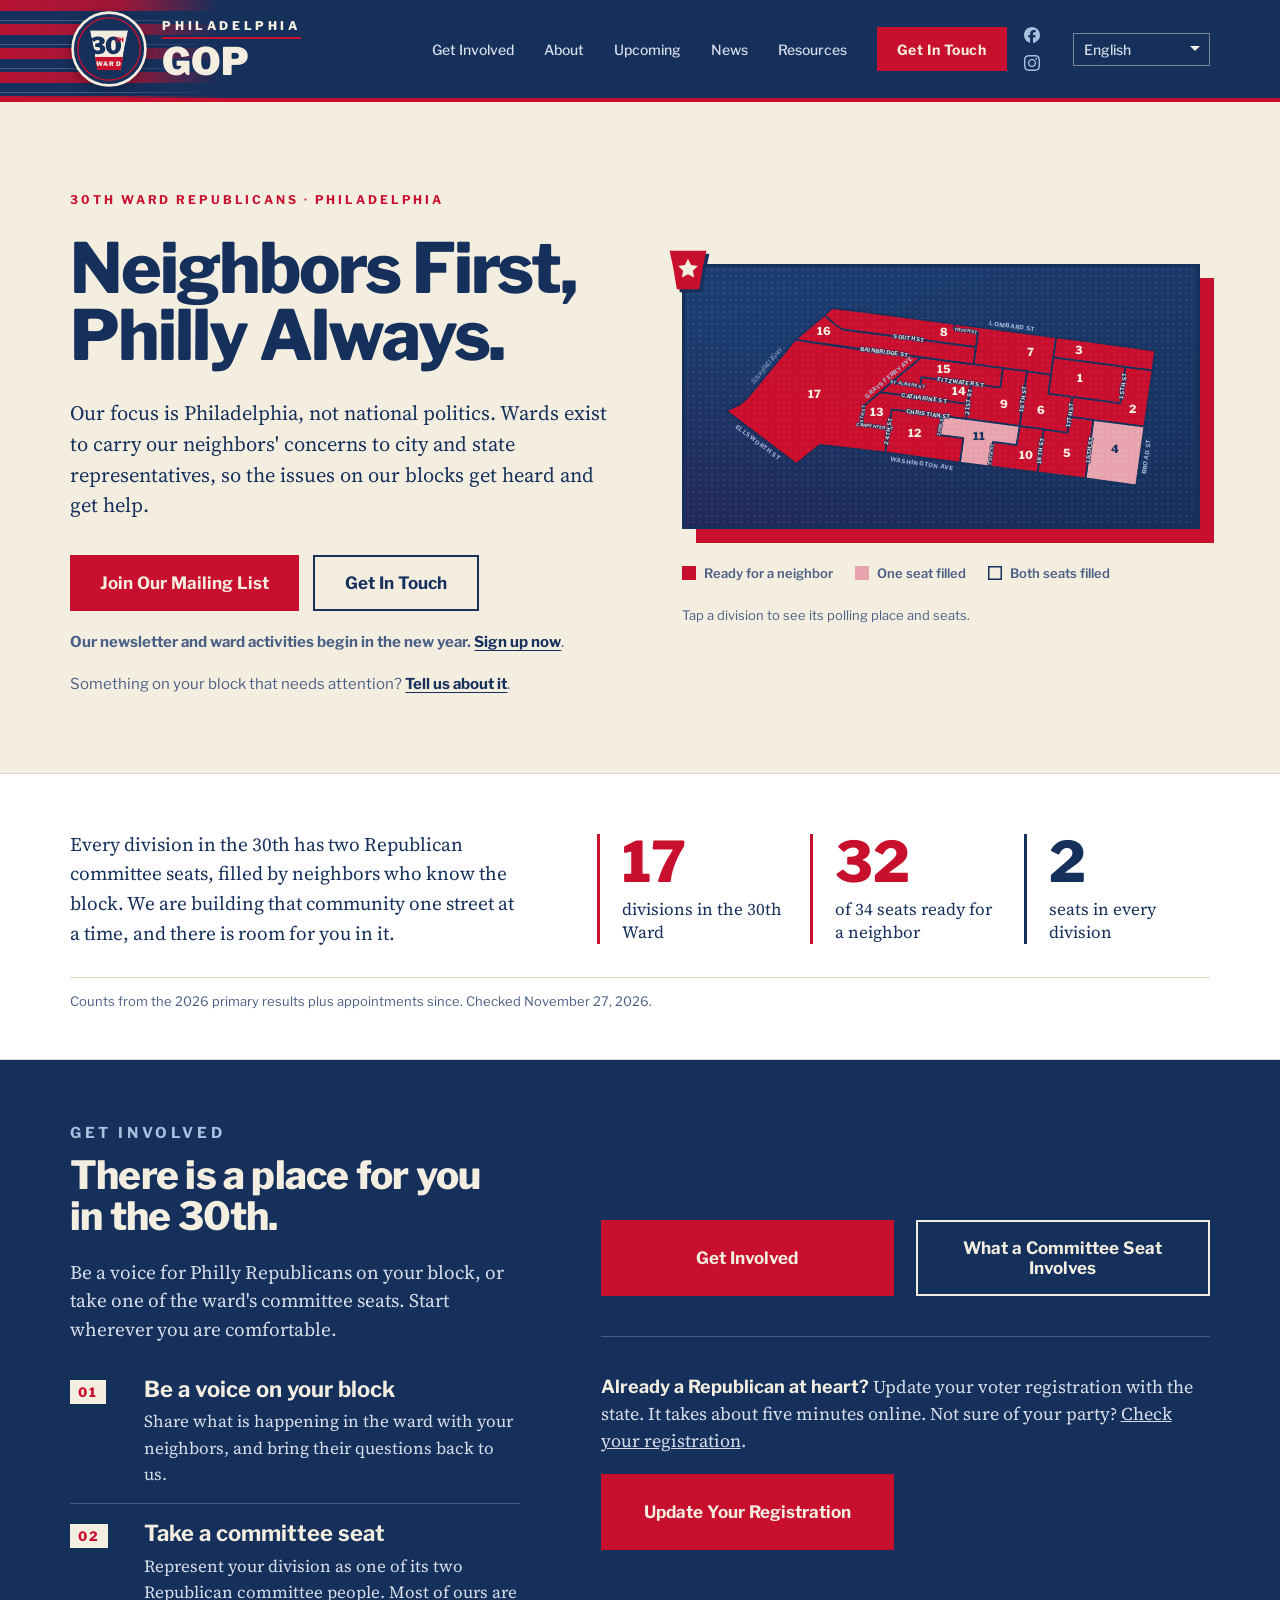
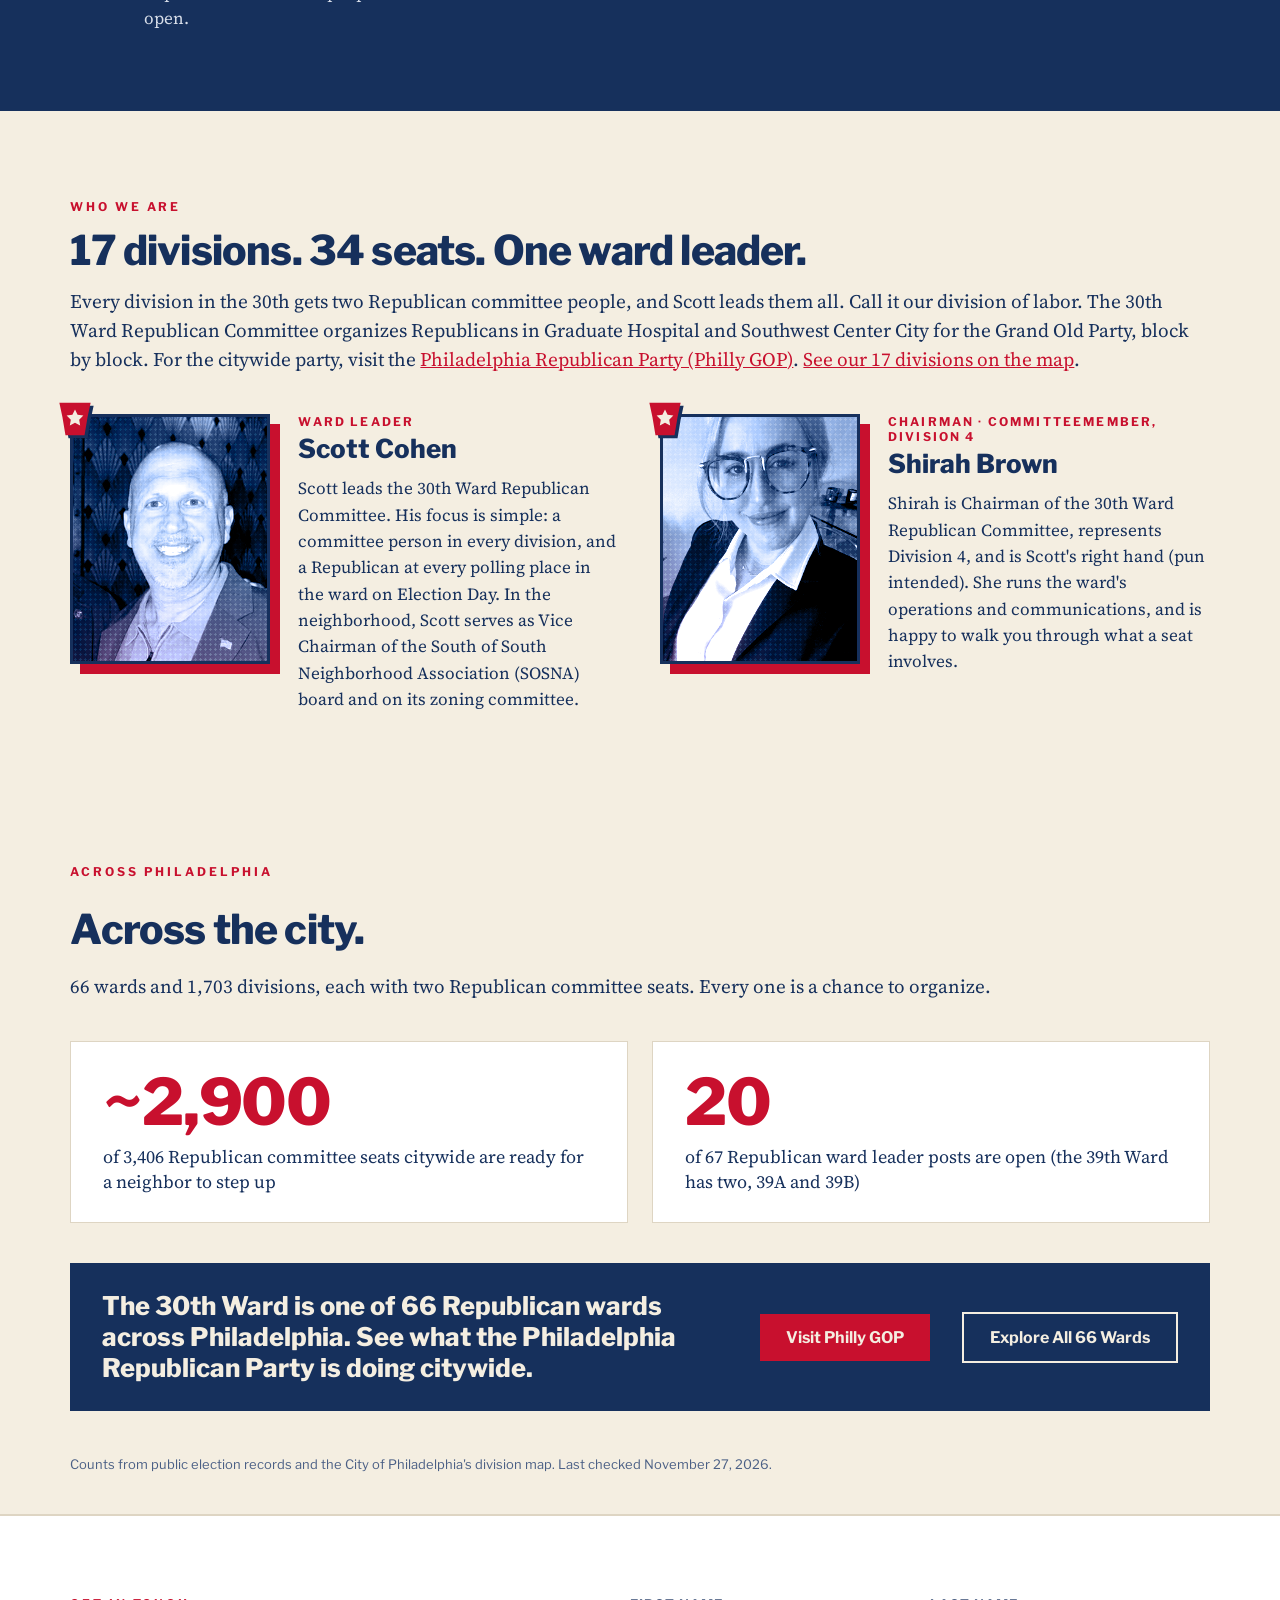
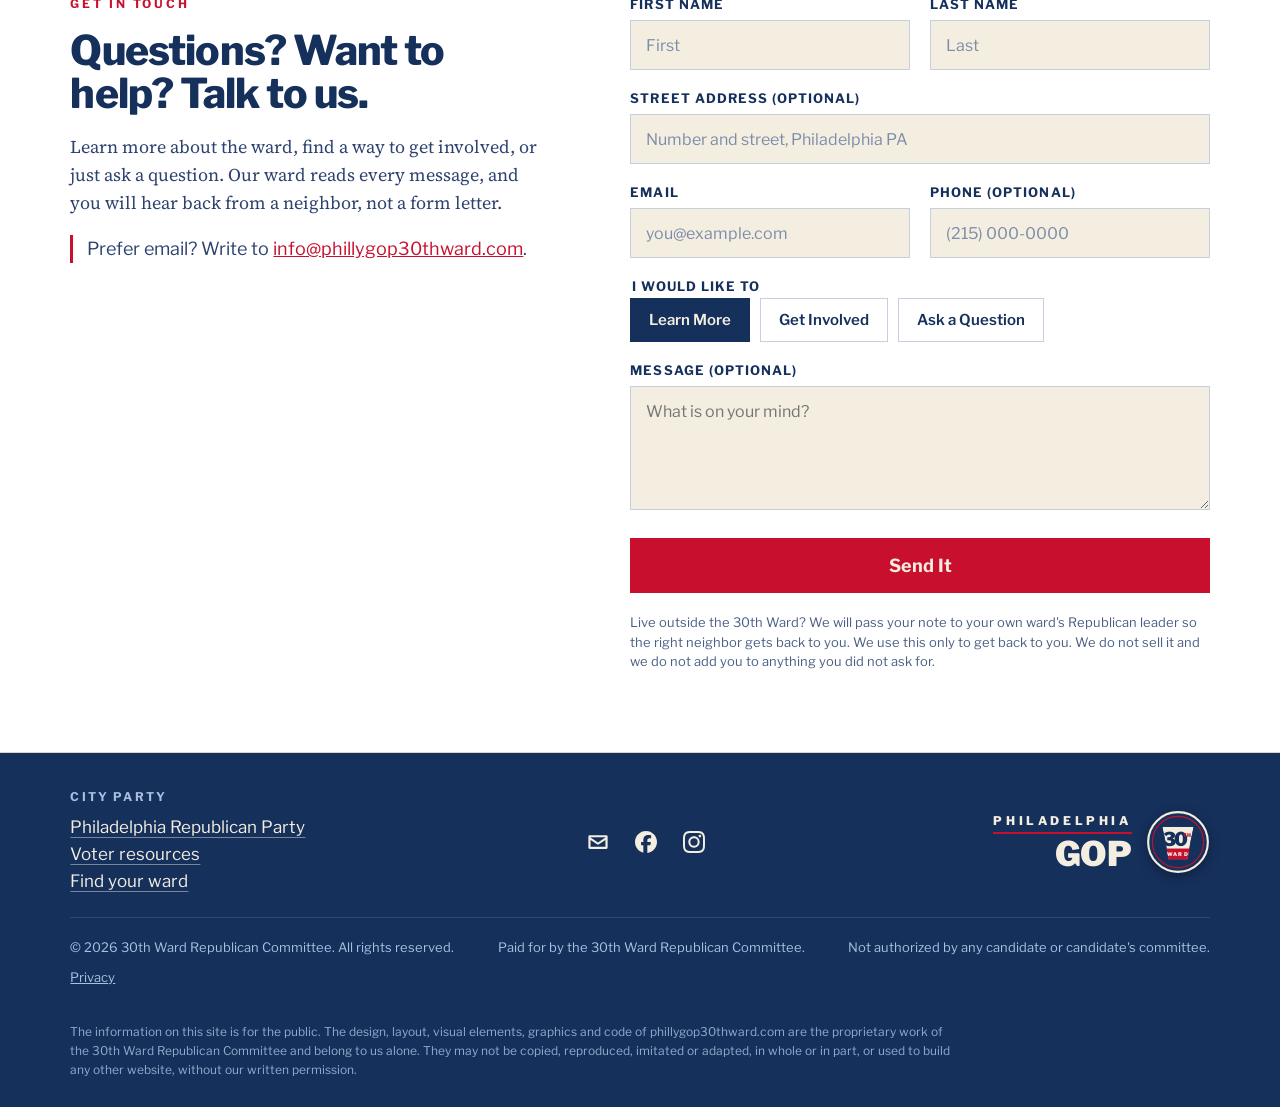
<file: contact/index.html>
<!doctype html>
<!--
  phillygop30thward.com
  © 2026 30th Ward Republican Committee. All rights reserved.
  The design, layout, visual elements, graphics and code of this website are proprietary.
  No license is granted to copy, reproduce, imitate, adapt or reuse them, in whole or in part, without written permission.
-->
<html lang="en">
<head>
<meta charset="utf-8">
<meta name="copyright" content="© 2026 30th Ward Republican Committee. Design, layout, visual elements and code are proprietary. All rights reserved.">
<title>Philly GOP 30th Ward</title>
<meta name="robots" content="noindex">
<link rel="canonical" href="https://phillygop30thward.com/">
<meta http-equiv="refresh" content="0; url=/index.html#start">
<script>location.replace('/' + location.search + '#start');</script>
</head>
<body>
<p><a href="/index.html#start">Continue to phillygop30thward.com/index.html#start</a></p>
</body>
</html>
</file>
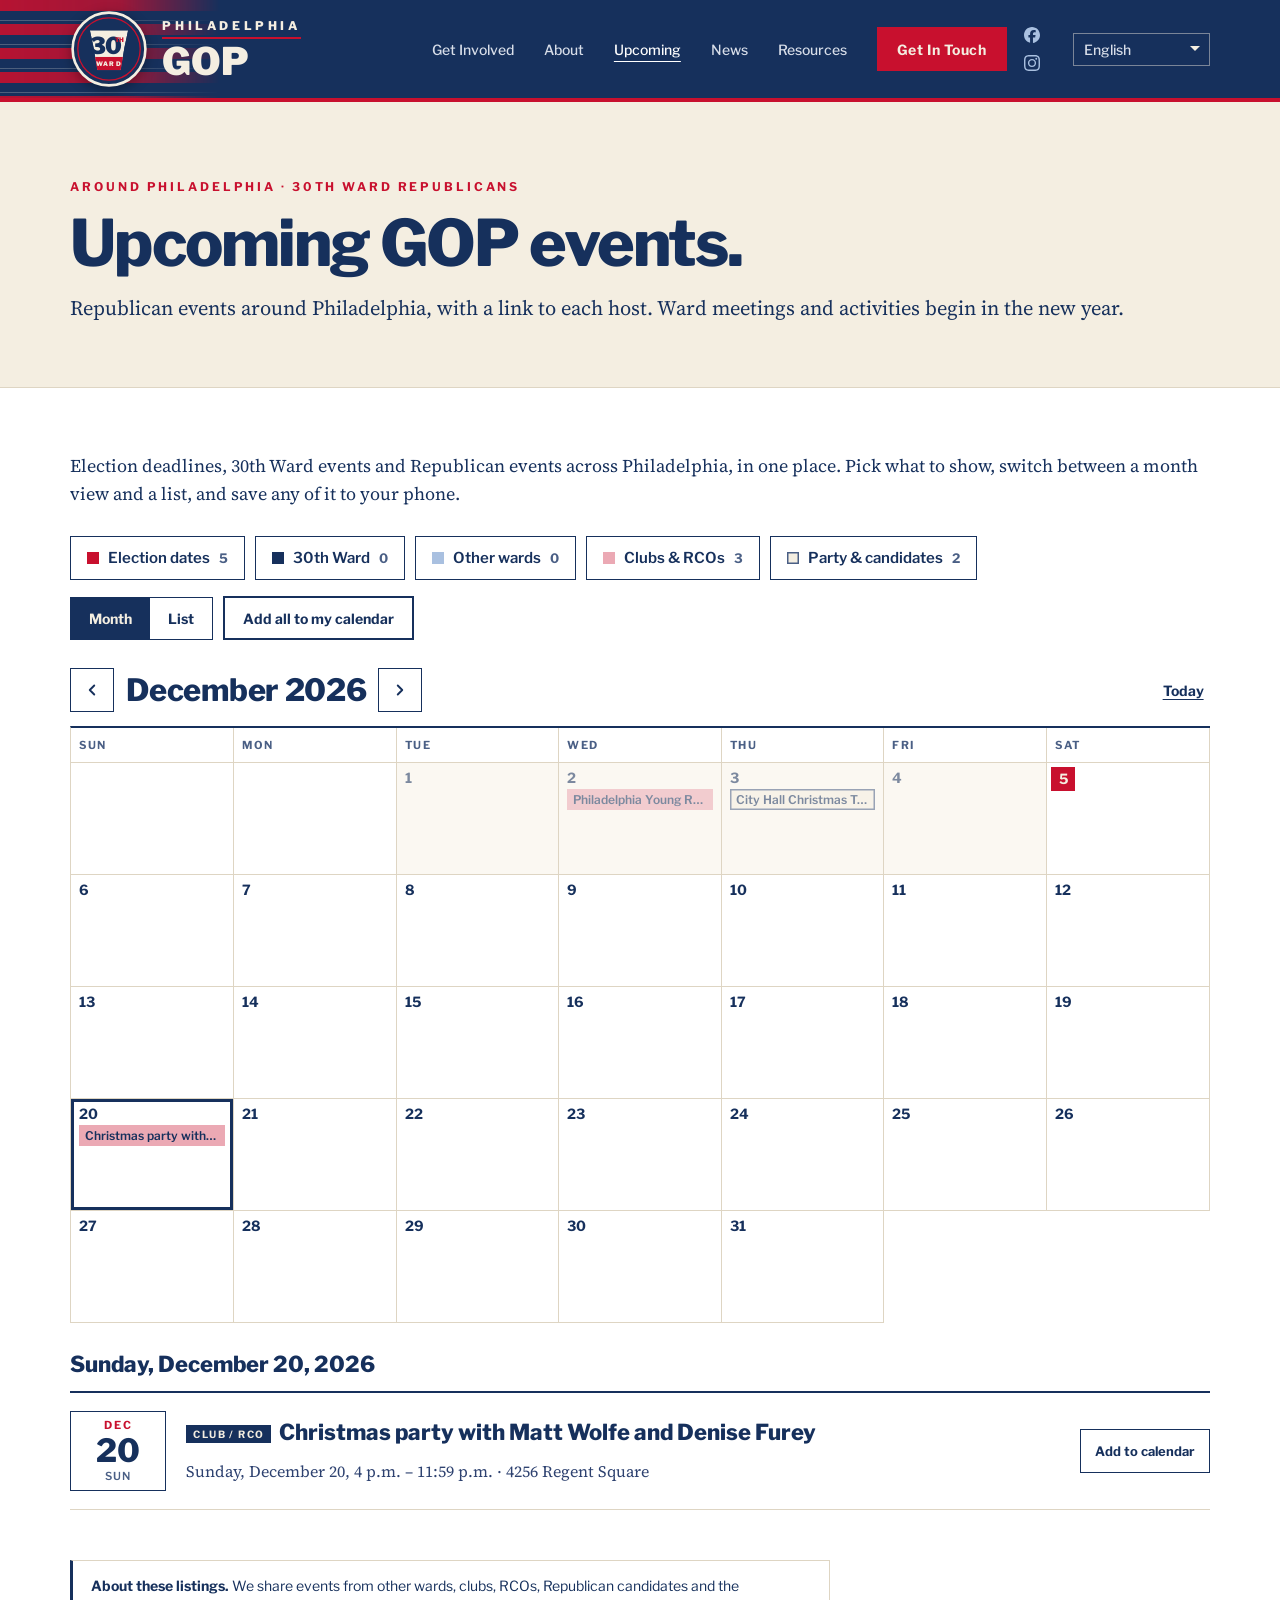
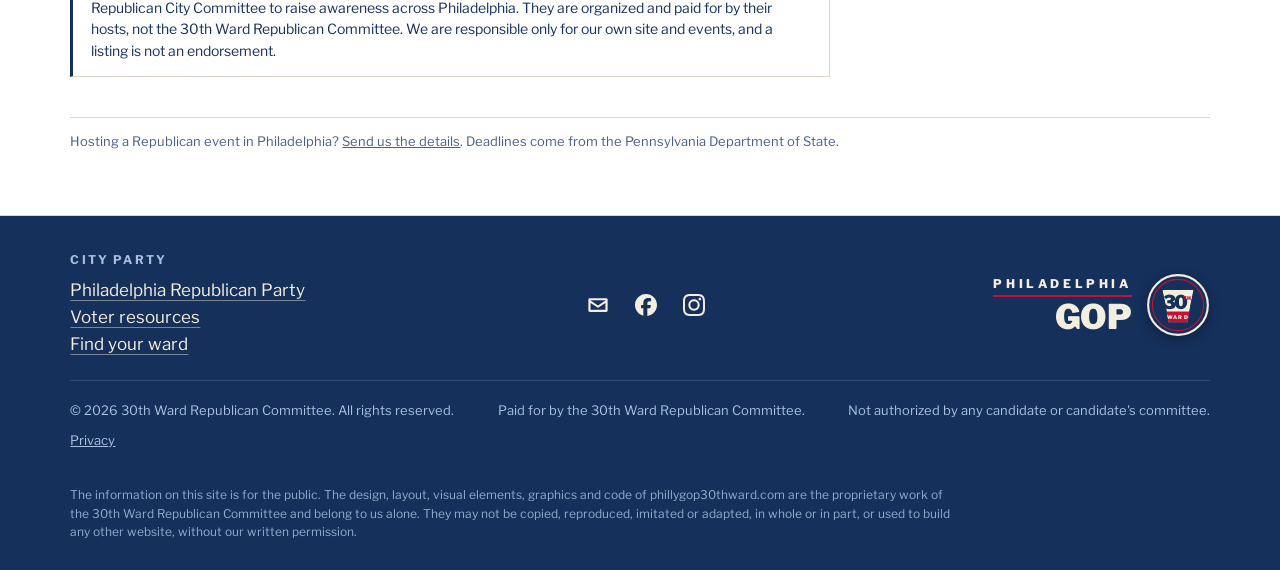
<file: events/index.html>
<!doctype html>
<!--
  phillygop30thward.com
  © 2026 30th Ward Republican Committee. All rights reserved.
  The design, layout, visual elements, graphics and code of this website are proprietary.
  No license is granted to copy, reproduce, imitate, adapt or reuse them, in whole or in part, without written permission.
-->
<html lang="en">
<head>
<meta charset="utf-8">
<meta name="copyright" content="© 2026 30th Ward Republican Committee. Design, layout, visual elements and code are proprietary. All rights reserved.">
<title>Philly GOP 30th Ward</title>
<meta name="robots" content="noindex">
<link rel="canonical" href="https://phillygop30thward.com/calendar.html">
<meta http-equiv="refresh" content="0; url=/calendar.html">
<script>location.replace('/calendar.html' + location.search);</script>
</head>
<body>
<p><a href="/calendar.html">Continue to phillygop30thward.com/calendar.html</a></p>
</body>
</html>
</file>
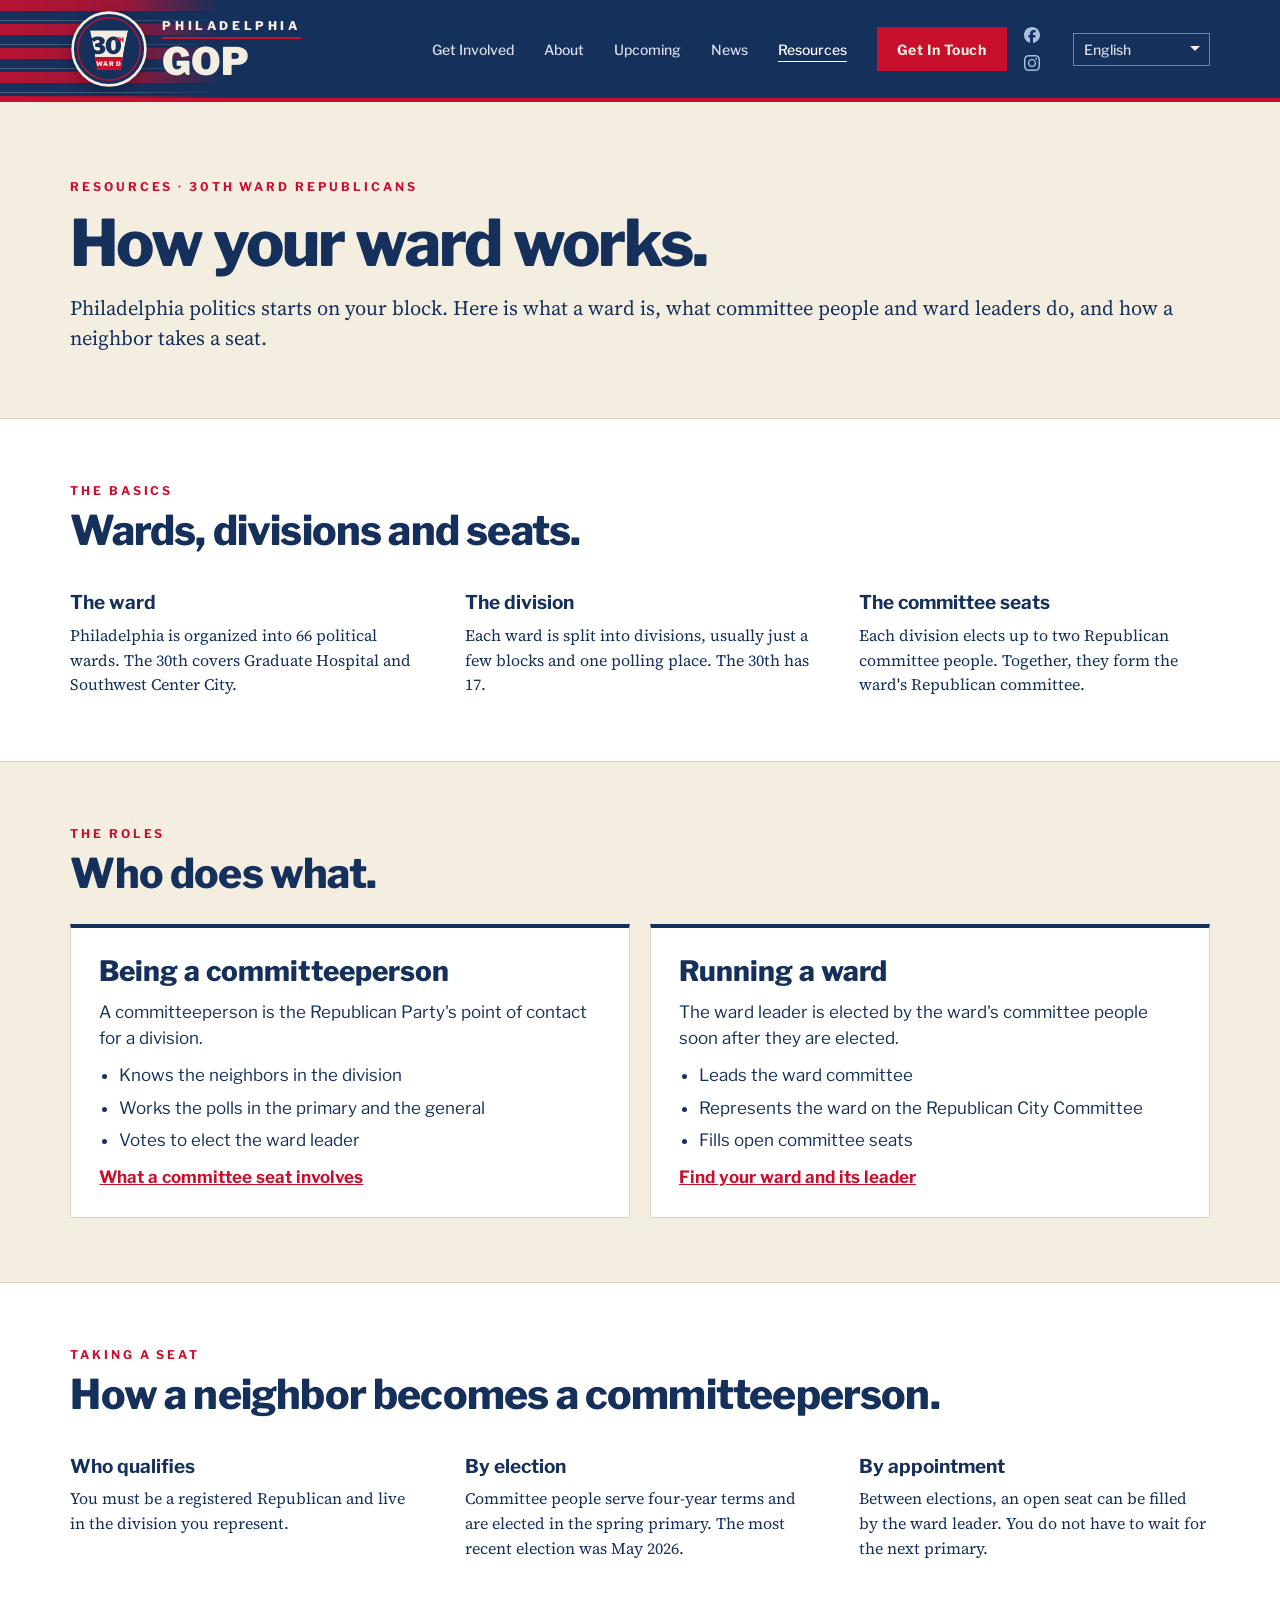
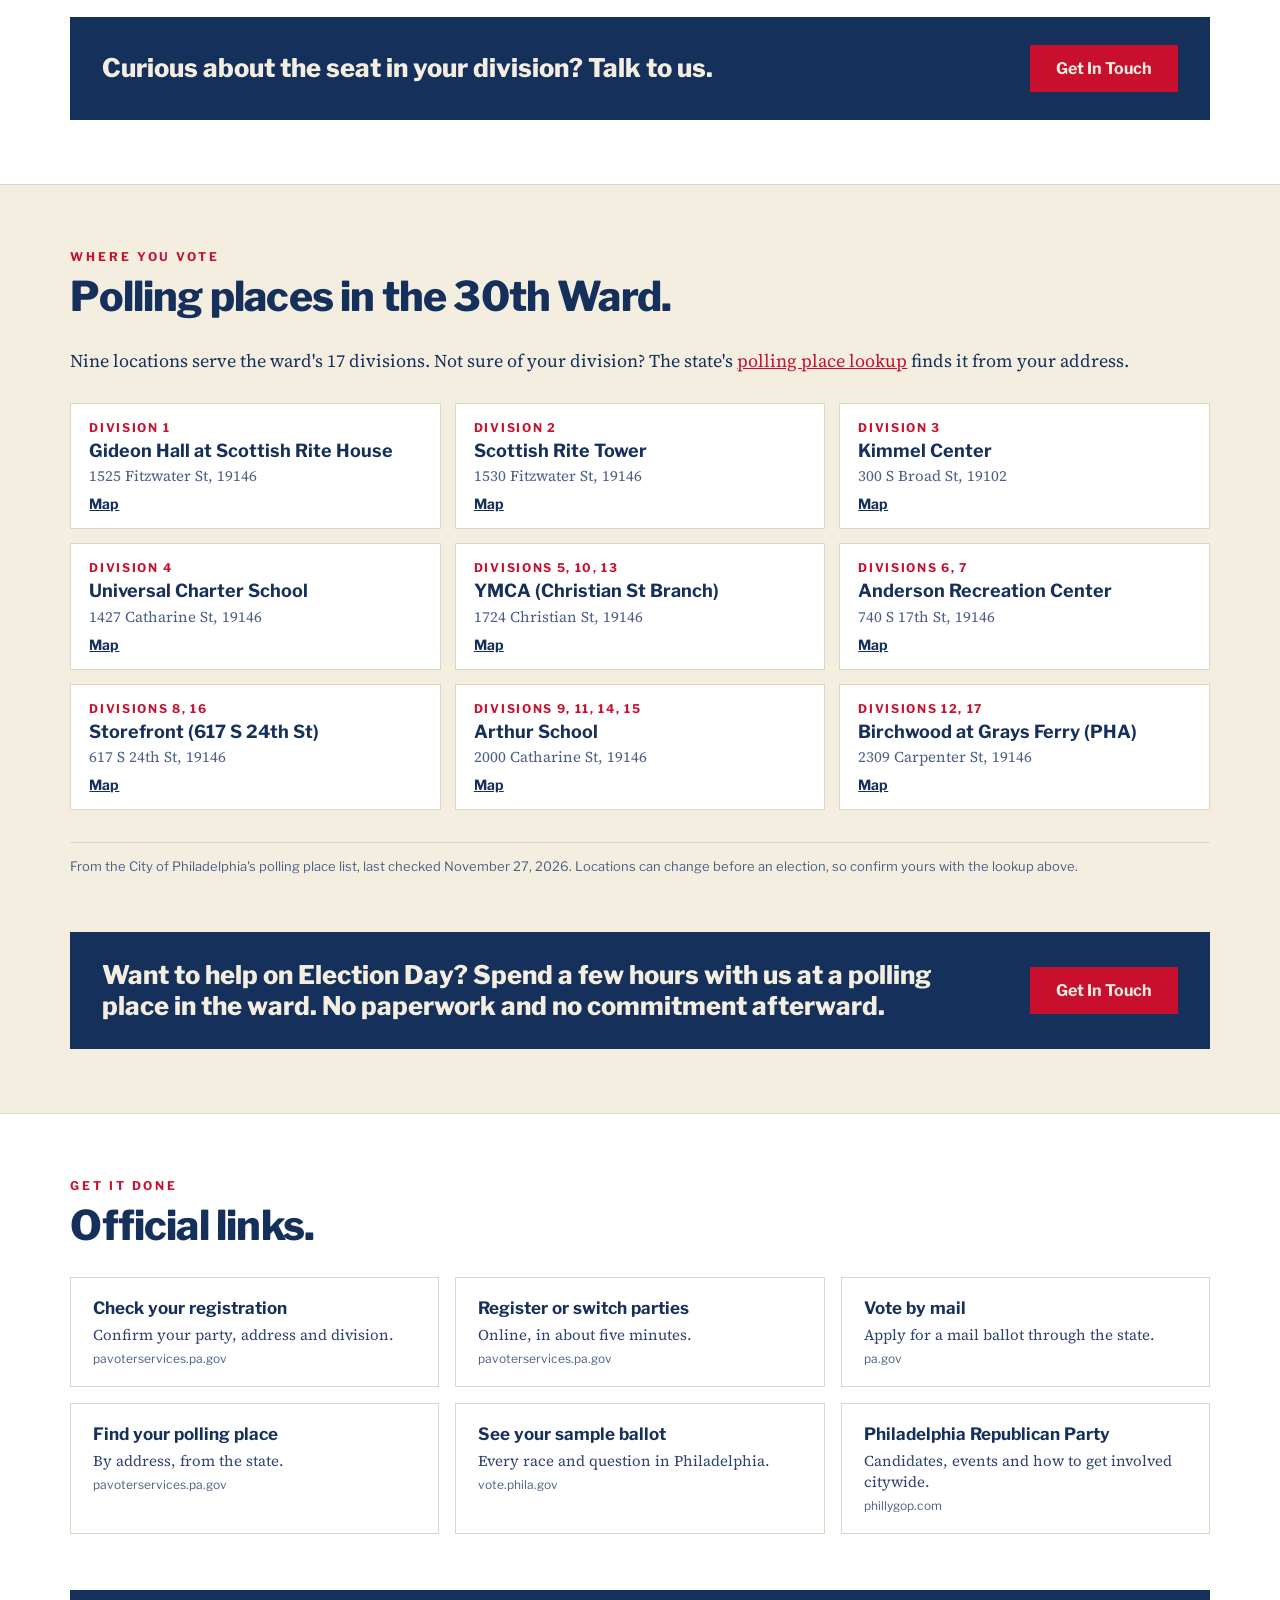
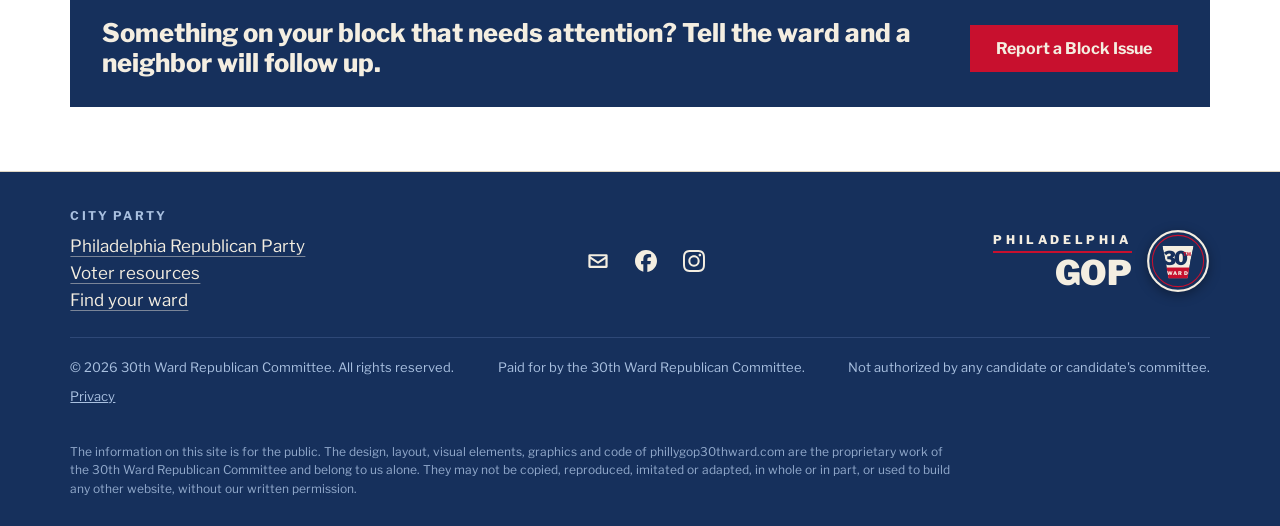
<file: vote/index.html>
<!doctype html>
<!--
  phillygop30thward.com
  © 2026 30th Ward Republican Committee. All rights reserved.
  The design, layout, visual elements, graphics and code of this website are proprietary.
  No license is granted to copy, reproduce, imitate, adapt or reuse them, in whole or in part, without written permission.
-->
<html lang="en">
<head>
<meta charset="utf-8">
<meta name="copyright" content="© 2026 30th Ward Republican Committee. Design, layout, visual elements and code are proprietary. All rights reserved.">
<title>Philly GOP 30th Ward</title>
<meta name="robots" content="noindex">
<link rel="canonical" href="https://phillygop30thward.com/voting.html">
<meta http-equiv="refresh" content="0; url=/voting.html">
<script>location.replace('/voting.html' + location.search);</script>
</head>
<body>
<p><a href="/voting.html">Continue to phillygop30thward.com/voting.html</a></p>
</body>
</html>
</file>
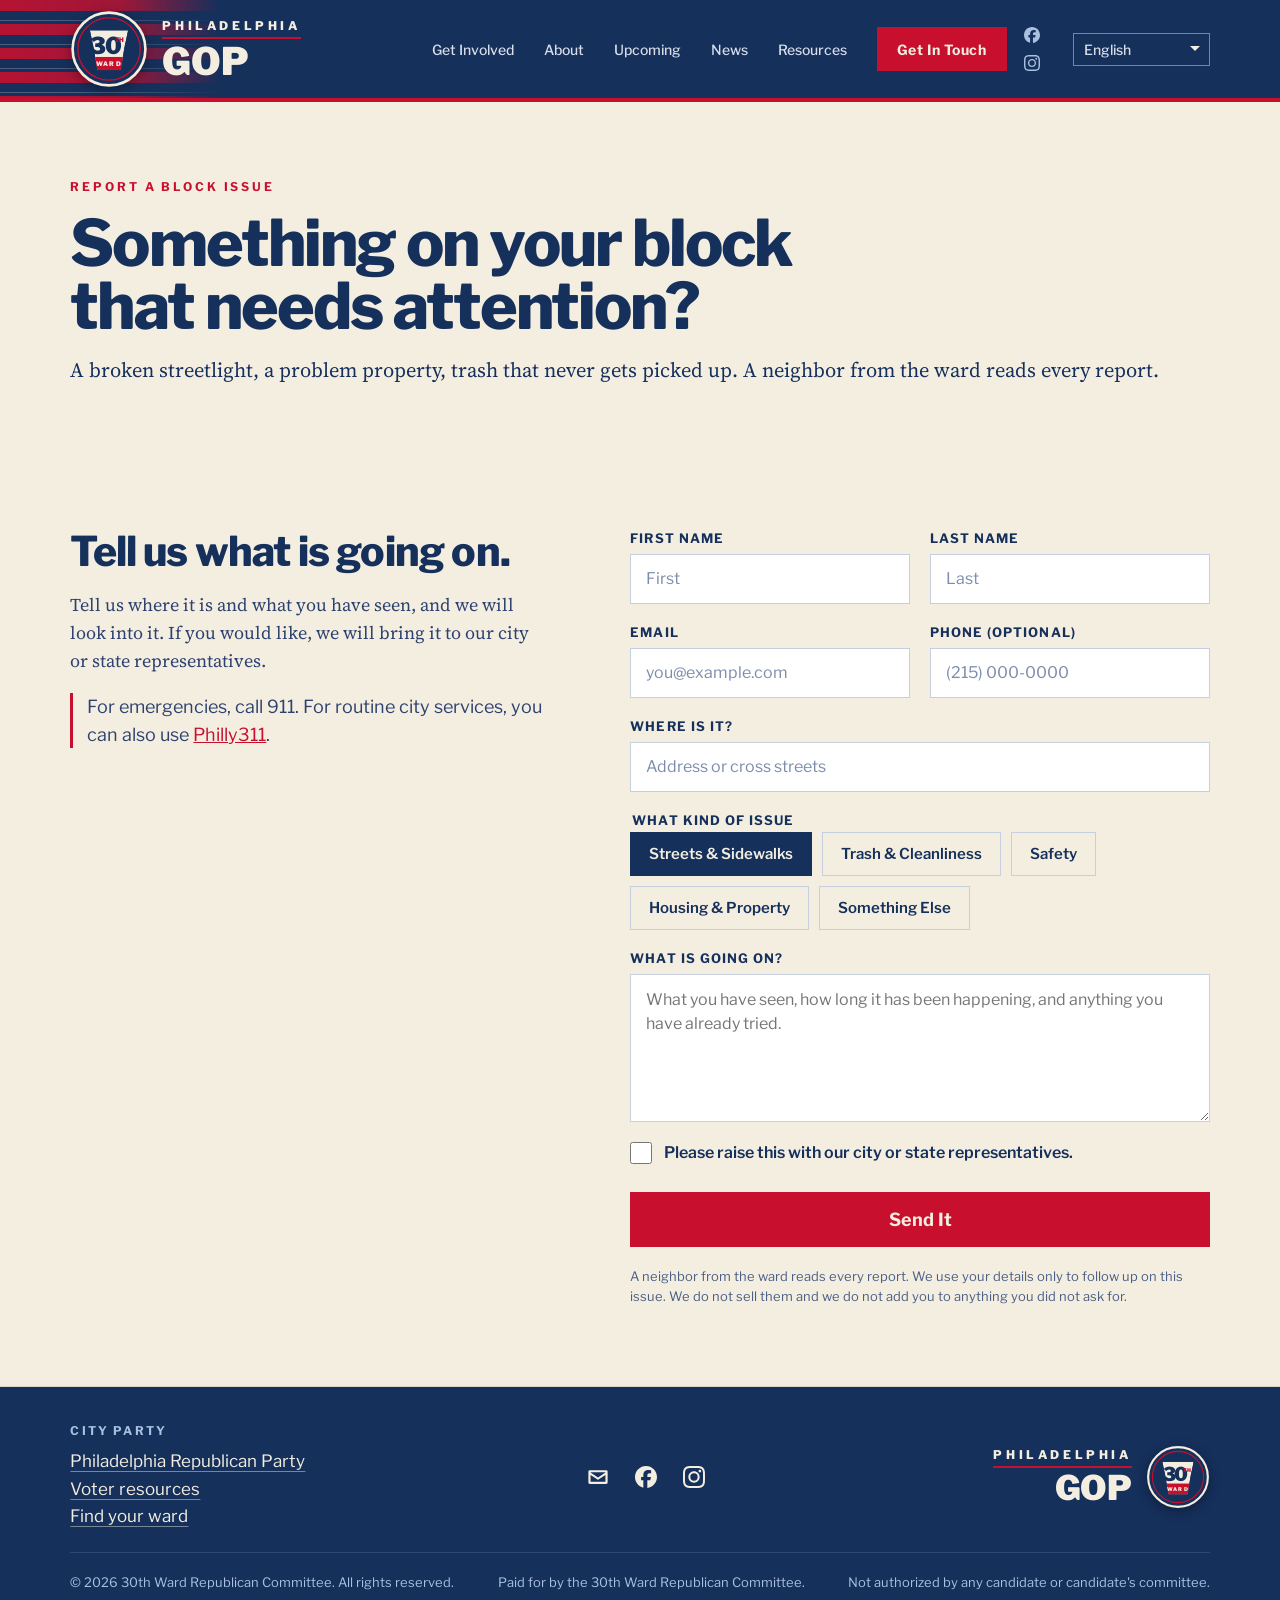
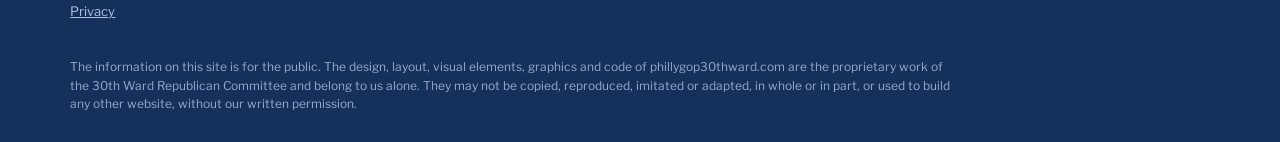
<file: block-issue.html>
<!doctype html>
<!--
  phillygop30thward.com
  © 2026 30th Ward Republican Committee. All rights reserved.
  The design, layout, visual elements, graphics and code of this website are proprietary.
  No license is granted to copy, reproduce, imitate, adapt or reuse them, in whole or in part, without written permission.
-->
<html lang="en">
<head>
<!-- w30 layout fvszx -->
<meta charset="utf-8">
<meta name="copyright" content="© 2026 30th Ward Republican Committee. Design, layout, visual elements and code are proprietary. All rights reserved.">
<meta name="viewport" content="width=device-width, initial-scale=1">
<title>Report a Block Issue · 30th Ward Republicans (GOP) · Philadelphia</title>
<meta name="description" content="Report a problem on your block in Philadelphia's 30th Ward, from broken streetlights to problem properties. A neighbor reads every report and follows up.">
<meta name="keywords" content="Philly GOP, Philadelphia GOP, 30th Ward Republicans, 30th Ward GOP, Philadelphia Republican Party, Republican City Committee, Philadelphia Republicans, Pennsylvania Republicans, Grand Old Party, Republican committeeperson, Republican ward leader, Graduate Hospital, Southwest Center City, Center City Philadelphia, South Philadelphia">
<meta property="og:type" content="website">
<meta property="og:site_name" content="30th Ward Philadelphia GOP">
<meta property="og:title" content="Report a Block Issue · 30th Ward Philadelphia GOP">
<meta property="og:description" content="Report a problem on your block in Philadelphia's 30th Ward, from broken streetlights to problem properties. A neighbor reads every report and follows up.">
<link rel="canonical" href="https://phillygop30thward.com/block-issue.html">
<meta property="og:url" content="https://phillygop30thward.com/block-issue.html">
<meta property="og:image" content="https://phillygop30thward.com/img/share.jpg">
<meta property="og:image:width" content="1200">
<meta property="og:image:height" content="630">
<meta property="og:image:alt" content="30th Ward Philadelphia GOP. Neighbors first. Philly always.">
<meta name="twitter:card" content="summary_large_image">
<meta name="twitter:image" content="https://phillygop30thward.com/img/share.jpg">
<link rel="icon" href="favicon.svg" type="image/svg+xml">
<link rel="preconnect" href="https://fonts.googleapis.com">
<link rel="preconnect" href="https://fonts.gstatic.com" crossorigin>
<link rel="stylesheet" href="https://fonts.googleapis.com/css2?family=Libre+Franklin:wght@400;500;600;700;800&family=Source+Serif+4:opsz,wght@8..60,400;8..60,600&display=swap">
<link rel="stylesheet" href="style.css?v=20261111c">
</head>
<body>
<a class="skip" href="#main">Skip to content</a>

<header>
  <div class="wrap">
    <a class="brand" href="index.html" aria-label="30th Ward Philadelphia GOP, home">
      <svg class="mark" width="78" height="78" viewBox="0 0 120 120" aria-hidden="true"><circle cx="60" cy="60" r="56" fill="#16305C" stroke="#F4EEE1" stroke-width="4"/><circle cx="60" cy="60" r="48" fill="none" stroke="#C8102E" stroke-width="2"/><g transform="translate(28 30) scale(.64)"><defs><clipPath id="ks1"><path d="M4 2h92l-9 42-9 54H22l-9-54z"/></clipPath></defs><g clip-path="url(#ks1)"><path d="M4 2h92l-9 42-9 54H22l-9-54z" fill="#F4EEE1"/><rect x="0" y="66" width="100" height="34" fill="#C8102E"/></g><text x="41" y="58" text-anchor="middle" font-family="Libre Franklin, Arial, sans-serif" font-size="56" font-weight="900" letter-spacing="-4" fill="#16305C">30</text><text x="76" y="31" text-anchor="middle" font-family="Libre Franklin, Arial, sans-serif" font-size="15" font-weight="900" fill="#C8102E">TH</text><text x="50" y="87" text-anchor="middle" font-family="Libre Franklin, Arial, sans-serif" font-size="15" font-weight="900" letter-spacing="3" fill="#F4EEE1">WARD</text></g></svg>
      <span class="wm"><small>PHILADELPHIA</small><b>GOP</b></span>
    </a>
    <nav aria-label="Main">
      <a class="nl" href="index.html#involved">Get Involved</a>
      <a class="nl" href="index.html#about">About</a>
      <a class="nl" href="calendar.html">Upcoming</a>
      <a class="nl" href="news.html">News</a>
      <a class="nl" href="voting.html">Resources</a>
      <a class="btn btn-red" href="index.html#start">Get In Touch</a>
      <span class="hd-social"><a class="so" href="https://www.facebook.com/PhillyGOP30thWard" target="_blank" rel="noopener" aria-label="Facebook"><svg viewBox="100 100 500 500" width="16" height="16" aria-hidden="true"><path fill="currentColor" d="M600 350C600 211.92 488.07 100 350 100C211.92 100 100 211.92 100 350C100 467.24 180.71 565.62 289.60 592.63L289.60 426.39L238.05 426.39L238.05 350L289.60 350L289.60 317.08C289.60 231.98 328.11 192.55 411.65 192.55C427.49 192.55 454.82 195.65 466 198.76L466 268.01C460.10 267.39 449.85 267.08 437.11 267.08C396.12 267.08 380.28 282.60 380.28 322.98L380.28 350L461.94 350L447.91 426.39L380.28 426.39L380.28 598.16C504.07 583.21 600 477.81 600 350"/></svg></a><a class="so" href="https://www.instagram.com/phillygop30thward" target="_blank" rel="noopener" aria-label="Instagram"><svg viewBox="2.5 2.5 1000 1000" width="16" height="16" aria-hidden="true"><path fill="currentColor" d="M295.42,6c-53.2,2.51-89.53,11-121.29,23.48-32.87,12.81-60.73,30-88.45,57.82S40.89,143,28.17,175.92c-12.31,31.83-20.65,68.19-23,121.42S2.3,367.68,2.56,503.46,3.42,656.26,6,709.6c2.54,53.19,11,89.51,23.48,121.28,12.83,32.87,30,60.72,57.83,88.45S143,964.09,176,976.83c31.8,12.29,68.17,20.67,121.39,23s70.35,2.87,206.09,2.61,152.83-.86,206.16-3.39S799.1,988,830.88,975.58c32.87-12.86,60.74-30,88.45-57.84S964.1,862,976.81,829.06c12.32-31.8,20.69-68.17,23-121.35,2.33-53.37,2.88-70.41,2.62-206.17s-.87-152.78-3.4-206.1-11-89.53-23.47-121.32c-12.85-32.87-30-60.7-57.82-88.45S862,40.87,829.07,28.19c-31.82-12.31-68.17-20.7-121.39-23S637.33,2.3,501.54,2.56,348.75,3.4,295.42,6m5.84,903.88c-48.75-2.12-75.22-10.22-92.86-17-23.36-9-40-19.88-57.58-37.29s-28.38-34.11-37.5-57.42c-6.85-17.64-15.1-44.08-17.38-92.83-2.48-52.69-3-68.51-3.29-202s.22-149.29,2.53-202c2.08-48.71,10.23-75.21,17-92.84,9-23.39,19.84-40,37.29-57.57s34.1-28.39,57.43-37.51c17.62-6.88,44.06-15.06,92.79-17.38,52.73-2.5,68.53-3,202-3.29s149.31.21,202.06,2.53c48.71,2.12,75.22,10.19,92.83,17,23.37,9,40,19.81,57.57,37.29s28.4,34.07,37.52,57.45c6.89,17.57,15.07,44,17.37,92.76,2.51,52.73,3.08,68.54,3.32,202s-.23,149.31-2.54,202c-2.13,48.75-10.21,75.23-17,92.89-9,23.35-19.85,40-37.31,57.56s-34.09,28.38-57.43,37.5c-17.6,6.87-44.07,15.07-92.76,17.39-52.73,2.48-68.53,3-202.05,3.29s-149.27-.25-202-2.53m407.6-674.61a60,60,0,1,0,59.88-60.1,60,60,0,0,0-59.88,60.1M245.77,503c.28,141.8,115.44,256.49,257.21,256.22S759.52,643.8,759.25,502,643.79,245.48,502,245.76,245.5,361.22,245.77,503m90.06-.18a166.67,166.67,0,1,1,167,166.34,166.65,166.65,0,0,1-167-166.34"/></svg></a></span>
      <button class="menu-btn" type="button" aria-expanded="false" aria-controls="m-panel"><span></span><span></span><span></span><b class="sr-only">Menu</b></button>
    </nav>
  </div>
  <div class="m-panel" id="m-panel" hidden><a href="index.html#involved">Get Involved</a><a href="index.html#about">About</a><a href="calendar.html">Upcoming</a><a href="news.html">News</a><a href="voting.html">Resources</a><a href="block-issue.html">Report a Block Issue</a><a href="join.html">Join Our Mailing List</a><a href="https://www.facebook.com/PhillyGOP30thWard" target="_blank" rel="noopener">Facebook</a><a href="https://www.instagram.com/phillygop30thward" target="_blank" rel="noopener">Instagram</a></div>
</header>

<main id="main">
  <section class="page-hero">
    <div class="wrap">
      <p class="eyebrow">Report a block issue</p>
      <h1>Something on your block that needs attention?</h1>
      <p class="lede serif">A broken streetlight, a problem property, trash that never gets picked up. A neighbor from the ward reads every report.</p>
    </div>
  </section>

  <section class="start block-issue" id="report">
    <div class="wrap">
      <div class="start-head">
        <h2>Tell us what is going on.</h2>
        <p>Tell us where it is and what you have seen, and we will look into it. If you would like, we will bring it to our city or state representatives.</p>
        <p class="lookup">For emergencies, call 911. For routine city services, you can also use <a href="https://www.phila.gov/311/" target="_blank" rel="noopener">Philly311</a>.</p>
      </div>

      <form id="issue" data-endpoint="https://formsubmit.co/ajax/info@phillygop30thward.com" novalidate>
        <div class="row">
          <label>First name<input type="text" name="first_name" placeholder="First" autocomplete="given-name" required></label>
          <label>Last name<input type="text" name="last_name" placeholder="Last" autocomplete="family-name" required></label>
        </div>
        <div class="row">
          <label>Email<input type="email" name="email" placeholder="you@example.com" autocomplete="email" required></label>
          <label>Phone (optional)<input type="tel" name="phone" placeholder="(215) 000-0000" autocomplete="tel"></label>
        </div>
        <label>Where is it?<input type="text" name="location" placeholder="Address or cross streets" required></label>
        <fieldset>
          <legend class="legend">What kind of issue</legend>
          <div class="chips">
            <label class="chip"><input type="radio" name="issue_type" value="Streets and sidewalks" checked><span>Streets &amp; Sidewalks</span></label>
            <label class="chip"><input type="radio" name="issue_type" value="Trash and cleanliness"><span>Trash &amp; Cleanliness</span></label>
            <label class="chip"><input type="radio" name="issue_type" value="Safety"><span>Safety</span></label>
            <label class="chip"><input type="radio" name="issue_type" value="Housing and property"><span>Housing &amp; Property</span></label>
            <label class="chip"><input type="radio" name="issue_type" value="Something else"><span>Something Else</span></label>
          </div>
        </fieldset>
        <label>What is going on?<textarea name="description" rows="5" placeholder="What you have seen, how long it has been happening, and anything you have already tried." required></textarea></label>
        <label class="check"><input type="checkbox" name="raise_with_reps" value="Yes"><span>Please raise this with our city or state representatives.</span></label>
        <input class="hp" type="text" name="_honey" tabindex="-1" autocomplete="off" aria-hidden="true">
        <input type="hidden" name="_subject" value="Block issue from phillygop30thward.com">
        <input type="hidden" name="_template" value="table">
        <input type="hidden" name="_captcha" value="false">
        <button class="btn btn-red" type="submit">Send It</button>
        <div class="status" id="issue-status" role="status" aria-live="polite"></div>
        <p class="fine">A neighbor from the ward reads every report. We use your details only to follow up on this issue. We do not sell them and we do not add you to anything you did not ask for.</p>
      </form>
    </div>
  </section>

</main>

<footer id="meetings">
  <div class="wrap">
    <div class="ft">
      <a class="ft-brand" href="index.html" aria-label="30th Ward Philadelphia GOP, home">
        <svg class="mark" width="78" height="78" viewBox="0 0 120 120" aria-hidden="true"><circle cx="60" cy="60" r="56" fill="#16305C" stroke="#F4EEE1" stroke-width="4"/><circle cx="60" cy="60" r="48" fill="none" stroke="#C8102E" stroke-width="2"/><g transform="translate(28 30) scale(.64)"><defs><clipPath id="ks2"><path d="M4 2h92l-9 42-9 54H22l-9-54z"/></clipPath></defs><g clip-path="url(#ks2)"><path d="M4 2h92l-9 42-9 54H22l-9-54z" fill="#F4EEE1"/><rect x="0" y="66" width="100" height="34" fill="#C8102E"/></g><text x="41" y="58" text-anchor="middle" font-family="Libre Franklin, Arial, sans-serif" font-size="56" font-weight="900" letter-spacing="-4" fill="#16305C">30</text><text x="76" y="31" text-anchor="middle" font-family="Libre Franklin, Arial, sans-serif" font-size="15" font-weight="900" fill="#C8102E">TH</text><text x="50" y="87" text-anchor="middle" font-family="Libre Franklin, Arial, sans-serif" font-size="15" font-weight="900" letter-spacing="3" fill="#F4EEE1">WARD</text></g></svg>
      <span class="wm"><small>PHILADELPHIA</small><b>GOP</b></span>
      </a>
      <div class="ft-cols">
        <div>
          <h2>CITY PARTY</h2>
          <p><a href="https://phillygop.com/" target="_blank" rel="noopener">Philadelphia Republican Party</a><br><a href="voting.html">Voter resources</a><br><a href="wards.html">Find your ward</a></p>
        </div>
      </div>
    <p class="ft-social"><a class="so" href="mailto:phillygop30thward@gmail.com" aria-label="Email phillygop30thward@gmail.com"><svg viewBox="0 0 24 24" width="22" height="22" aria-hidden="true"><path fill="currentColor" d="M3 4.5h18A1.5 1.5 0 0 1 22.5 6v12a1.5 1.5 0 0 1-1.5 1.5H3A1.5 1.5 0 0 1 1.5 18V6A1.5 1.5 0 0 1 3 4.5zm.9 2.4v.3L12 12.6l8.1-5.4v-.3zm16.2 2.9L12.6 14.8a1.1 1.1 0 0 1-1.2 0L3.9 9.8v7.3h16.2z"/></svg></a><a class="so" href="https://www.facebook.com/PhillyGOP30thWard" target="_blank" rel="noopener" aria-label="Facebook"><svg viewBox="100 100 500 500" width="22" height="22" aria-hidden="true"><path fill="currentColor" d="M600 350C600 211.92 488.07 100 350 100C211.92 100 100 211.92 100 350C100 467.24 180.71 565.62 289.60 592.63L289.60 426.39L238.05 426.39L238.05 350L289.60 350L289.60 317.08C289.60 231.98 328.11 192.55 411.65 192.55C427.49 192.55 454.82 195.65 466 198.76L466 268.01C460.10 267.39 449.85 267.08 437.11 267.08C396.12 267.08 380.28 282.60 380.28 322.98L380.28 350L461.94 350L447.91 426.39L380.28 426.39L380.28 598.16C504.07 583.21 600 477.81 600 350"/></svg></a><a class="so" href="https://www.instagram.com/phillygop30thward" target="_blank" rel="noopener" aria-label="Instagram"><svg viewBox="2.5 2.5 1000 1000" width="22" height="22" aria-hidden="true"><path fill="currentColor" d="M295.42,6c-53.2,2.51-89.53,11-121.29,23.48-32.87,12.81-60.73,30-88.45,57.82S40.89,143,28.17,175.92c-12.31,31.83-20.65,68.19-23,121.42S2.3,367.68,2.56,503.46,3.42,656.26,6,709.6c2.54,53.19,11,89.51,23.48,121.28,12.83,32.87,30,60.72,57.83,88.45S143,964.09,176,976.83c31.8,12.29,68.17,20.67,121.39,23s70.35,2.87,206.09,2.61,152.83-.86,206.16-3.39S799.1,988,830.88,975.58c32.87-12.86,60.74-30,88.45-57.84S964.1,862,976.81,829.06c12.32-31.8,20.69-68.17,23-121.35,2.33-53.37,2.88-70.41,2.62-206.17s-.87-152.78-3.4-206.1-11-89.53-23.47-121.32c-12.85-32.87-30-60.7-57.82-88.45S862,40.87,829.07,28.19c-31.82-12.31-68.17-20.7-121.39-23S637.33,2.3,501.54,2.56,348.75,3.4,295.42,6m5.84,903.88c-48.75-2.12-75.22-10.22-92.86-17-23.36-9-40-19.88-57.58-37.29s-28.38-34.11-37.5-57.42c-6.85-17.64-15.1-44.08-17.38-92.83-2.48-52.69-3-68.51-3.29-202s.22-149.29,2.53-202c2.08-48.71,10.23-75.21,17-92.84,9-23.39,19.84-40,37.29-57.57s34.1-28.39,57.43-37.51c17.62-6.88,44.06-15.06,92.79-17.38,52.73-2.5,68.53-3,202-3.29s149.31.21,202.06,2.53c48.71,2.12,75.22,10.19,92.83,17,23.37,9,40,19.81,57.57,37.29s28.4,34.07,37.52,57.45c6.89,17.57,15.07,44,17.37,92.76,2.51,52.73,3.08,68.54,3.32,202s-.23,149.31-2.54,202c-2.13,48.75-10.21,75.23-17,92.89-9,23.35-19.85,40-37.31,57.56s-34.09,28.38-57.43,37.5c-17.6,6.87-44.07,15.07-92.76,17.39-52.73,2.48-68.53,3-202.05,3.29s-149.27-.25-202-2.53m407.6-674.61a60,60,0,1,0,59.88-60.1,60,60,0,0,0-59.88,60.1M245.77,503c.28,141.8,115.44,256.49,257.21,256.22S759.52,643.8,759.25,502,643.79,245.48,502,245.76,245.5,361.22,245.77,503m90.06-.18a166.67,166.67,0,1,1,167,166.34,166.65,166.65,0,0,1-167-166.34"/></svg></a></p>
    </div>
    <div class="legal">
      <div>© <span class="yr">2026</span> 30th Ward Republican Committee. All rights reserved.</div>
      <div>Paid for by the 30th Ward Republican Committee.</div>
      <div>Not authorized by any candidate or candidate's committee.</div>
      <div><a href="privacy.html" style="color:inherit">Privacy</a></div>
    </div>
    <p class="ip-notice">The information on this site is for the public. The design, layout, visual elements, graphics and code of phillygop30thward.com are the proprietary work of the 30th Ward Republican Committee and belong to us alone. They may not be copied, reproduced, imitated or adapted, in whole or in part, or used to build any other website, without our written permission.</p>
  </div>
</footer>

<script>document.querySelectorAll('.yr').forEach(function(e){e.textContent=new Date().getFullYear();});</script>
<script src="gc-gate.js?v=20261102b"></script>
<button class="to-top" type="button" aria-label="Back to top" hidden><svg width="20" height="20" viewBox="0 0 24 24" fill="none" stroke="currentColor" stroke-width="2.5" stroke-linecap="round" stroke-linejoin="round" aria-hidden="true"><path d="M12 19V5M5 12l7-7 7 7"/></svg></button>
<script>
(function(){
  var h=document.querySelector('header'),b=h.querySelector('.menu-btn'),p=document.getElementById('m-panel'),t=document.querySelector('.to-top');
  function close(){h.classList.remove('open');b.setAttribute('aria-expanded','false');p.hidden=true;}
  b.addEventListener('click',function(){var o=!h.classList.contains('open');h.classList.toggle('open',o);b.setAttribute('aria-expanded',o);p.hidden=!o;});
  p.addEventListener('click',function(e){if(e.target.tagName==='A')close();});
  window.addEventListener('resize',function(){if(window.innerWidth>820)close();});
  window.addEventListener('scroll',function(){t.hidden=!(window.scrollY>700&&window.innerWidth<=820);},{passive:true});
  t.addEventListener('click',function(){window.scrollTo({top:0,behavior:'smooth'});});
})();
</script>
<script>
(function(){
  // Block issue reports go to info@ through FormSubmit, with an email-app fallback if the send fails.
  var form=document.getElementById('issue'), status=document.getElementById('issue-status');
  if(!form) return;
  function say(msg){status.textContent=msg;status.classList.add('show');}
  function fields(){
    var fd=new FormData(form), reps=form.raise_with_reps.checked;
    fd.set('raise_with_reps',reps?'Yes':'No');
    fd.set('_subject','Block issue'+(reps?' (raise with reps)':'')+': '+fd.get('issue_type')+' · '+fd.get('location'));
    return fd;
  }
  function mailto(){
    var f=fields(), b='Name: '+f.get('first_name')+' '+f.get('last_name')+'\nEmail: '+f.get('email')+(f.get('phone')?'\nPhone: '+f.get('phone'):'')+'\nWhere: '+f.get('location')+'\nType: '+f.get('issue_type')+'\nRaise with representatives: '+f.get('raise_with_reps')+'\n\n'+f.get('description');
    location.href='mailto:info@phillygop30thward.com?subject='+encodeURIComponent(f.get('_subject'))+'&body='+encodeURIComponent(b);
    say('Your email app should open with your report ready to send.');
  }
  form.addEventListener('submit',function(e){
    e.preventDefault();
    var bad=[].slice.call(form.querySelectorAll('[required]')).filter(function(i){return !i.value.trim()||(i.type==='email'&&!/^\S+@\S+\.\S+$/.test(i.value));});
    if(bad.length){bad[0].focus();say('Please fill in your name, a valid email, where it is and what is going on.');return;}
    var btn=form.querySelector('button');btn.disabled=true;btn.textContent='Sending…';
    fetch(form.getAttribute('data-endpoint'),{method:'POST',body:fields(),headers:{'Accept':'application/json'}})
      .then(function(r){return r.json().catch(function(){return {};}).then(function(j){if(!r.ok||String(j.success)==='false')throw 0;});})
      .then(function(){form.reset();say('Got it. A neighbor from the ward will look into it and follow up with you.');})
      .catch(mailto)
      .then(function(){btn.disabled=false;btn.textContent='Send It';});
  });
})();
</script>
<script src="lang.js?v=20261026a" defer></script>
</body>
</html>
</file>
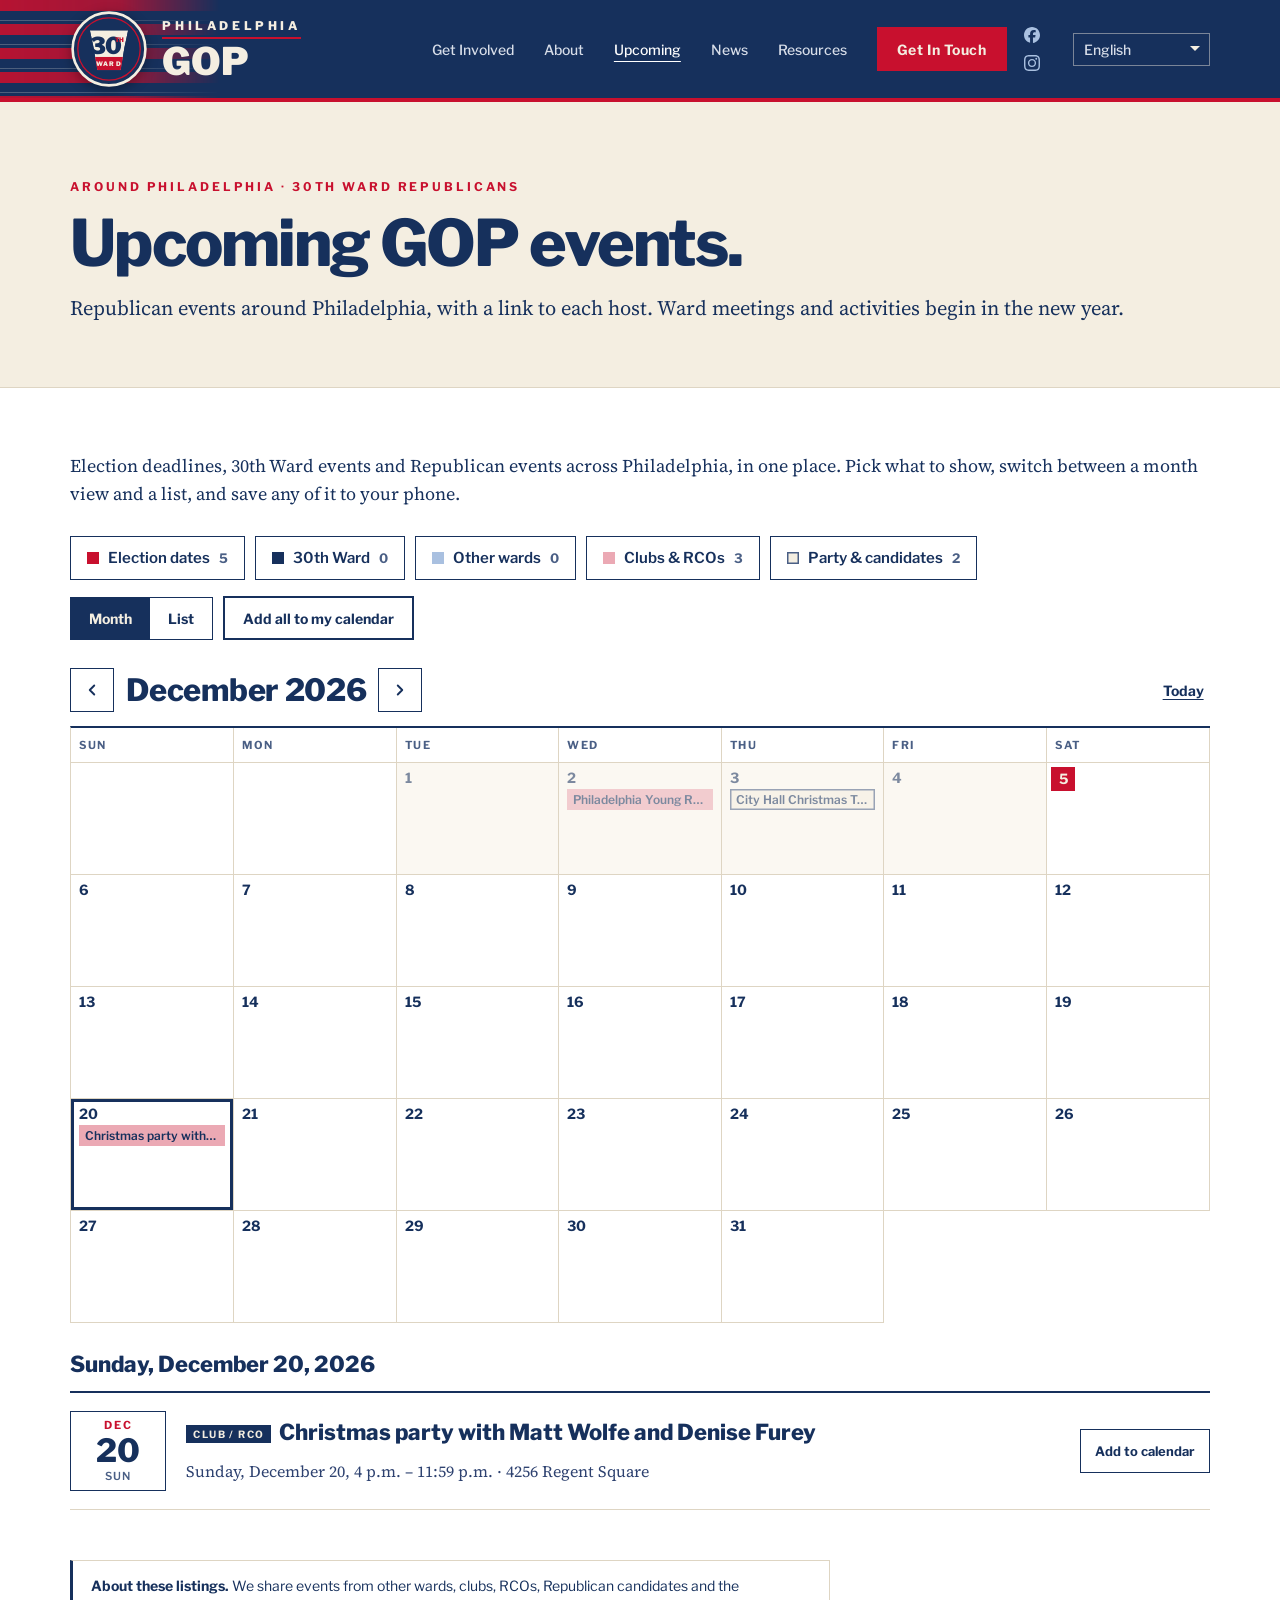
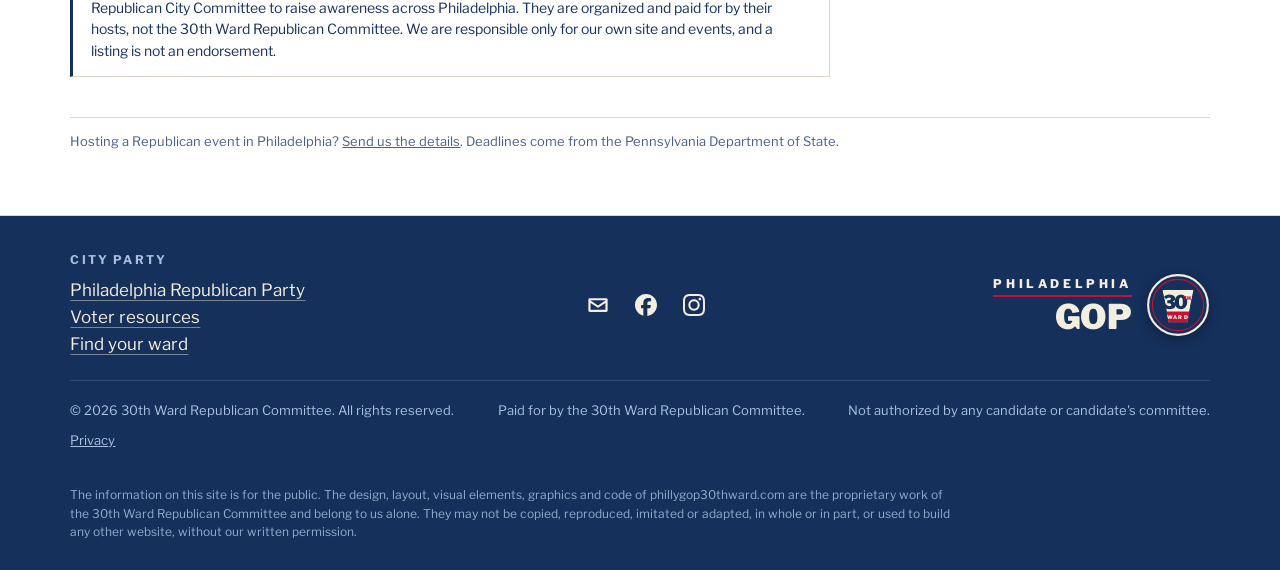
<file: calendar.html>
<!doctype html>
<!--
  phillygop30thward.com
  © 2026 30th Ward Republican Committee. All rights reserved.
  The design, layout, visual elements, graphics and code of this website are proprietary.
  No license is granted to copy, reproduce, imitate, adapt or reuse them, in whole or in part, without written permission.
-->
<html lang="en">
<head>
<!-- w30 layout fvszx -->
<meta charset="utf-8">
<meta name="copyright" content="© 2026 30th Ward Republican Committee. Design, layout, visual elements and code are proprietary. All rights reserved.">
<meta name="viewport" content="width=device-width, initial-scale=1">
<title>Upcoming GOP Events · 30th Ward Republicans (GOP) · Philadelphia</title>
<meta name="description" content="Upcoming Republican events across Philadelphia, with a link to each host.">
<meta name="keywords" content="Philly GOP, Philadelphia GOP, 30th Ward Republicans, 30th Ward GOP, Philadelphia Republican Party, Republican City Committee, Philadelphia Republicans, Pennsylvania Republicans, Grand Old Party, Republican committeeperson, Republican ward leader, Graduate Hospital, Southwest Center City, Center City Philadelphia, South Philadelphia">
<meta property="og:type" content="website">
<meta property="og:site_name" content="30th Ward Philadelphia GOP">
<meta property="og:title" content="Upcoming GOP Events · 30th Ward Philadelphia GOP">
<meta property="og:description" content="Upcoming Republican events across Philadelphia, with a link to each host.">
<link rel="canonical" href="https://phillygop30thward.com/calendar.html">
<meta property="og:url" content="https://phillygop30thward.com/calendar.html">
<meta property="og:image" content="https://phillygop30thward.com/img/share.jpg">
<meta property="og:image:width" content="1200">
<meta property="og:image:height" content="630">
<meta property="og:image:alt" content="30th Ward Philadelphia GOP. Neighbors first. Philly always.">
<meta name="twitter:card" content="summary_large_image">
<meta name="twitter:image" content="https://phillygop30thward.com/img/share.jpg">
<link rel="icon" href="favicon.svg" type="image/svg+xml">
<link rel="preconnect" href="https://fonts.googleapis.com">
<link rel="preconnect" href="https://fonts.gstatic.com" crossorigin>
<link rel="stylesheet" href="https://fonts.googleapis.com/css2?family=Libre+Franklin:wght@400;500;600;700;800&family=Source+Serif+4:opsz,wght@8..60,400;8..60,600&display=swap">
<link rel="stylesheet" href="style.css?v=20261111c">
</head>
<body>
<a class="skip" href="#main">Skip to content</a>

<header>
  <div class="wrap">
    <a class="brand" href="index.html" aria-label="30th Ward Philadelphia GOP, home">
      <svg class="mark" width="78" height="78" viewBox="0 0 120 120" aria-hidden="true"><circle cx="60" cy="60" r="56" fill="#16305C" stroke="#F4EEE1" stroke-width="4"/><circle cx="60" cy="60" r="48" fill="none" stroke="#C8102E" stroke-width="2"/><g transform="translate(28 30) scale(.64)"><defs><clipPath id="ks1"><path d="M4 2h92l-9 42-9 54H22l-9-54z"/></clipPath></defs><g clip-path="url(#ks1)"><path d="M4 2h92l-9 42-9 54H22l-9-54z" fill="#F4EEE1"/><rect x="0" y="66" width="100" height="34" fill="#C8102E"/></g><text x="41" y="58" text-anchor="middle" font-family="Libre Franklin, Arial, sans-serif" font-size="56" font-weight="900" letter-spacing="-4" fill="#16305C">30</text><text x="76" y="31" text-anchor="middle" font-family="Libre Franklin, Arial, sans-serif" font-size="15" font-weight="900" fill="#C8102E">TH</text><text x="50" y="87" text-anchor="middle" font-family="Libre Franklin, Arial, sans-serif" font-size="15" font-weight="900" letter-spacing="3" fill="#F4EEE1">WARD</text></g></svg>
      <span class="wm"><small>PHILADELPHIA</small><b>GOP</b></span>
    </a>
    <nav aria-label="Main">
      <a class="nl" href="index.html#involved">Get Involved</a>
      <a class="nl" href="index.html#about">About</a>
      <a class="nl" href="calendar.html" aria-current="page">Upcoming</a>
      <a class="nl" href="news.html">News</a>
      <a class="nl" href="voting.html">Resources</a>
      <a class="btn btn-red" href="index.html#start">Get In Touch</a>
      <span class="hd-social"><a class="so" href="https://www.facebook.com/PhillyGOP30thWard" target="_blank" rel="noopener" aria-label="Facebook"><svg viewBox="100 100 500 500" width="16" height="16" aria-hidden="true"><path fill="currentColor" d="M600 350C600 211.92 488.07 100 350 100C211.92 100 100 211.92 100 350C100 467.24 180.71 565.62 289.60 592.63L289.60 426.39L238.05 426.39L238.05 350L289.60 350L289.60 317.08C289.60 231.98 328.11 192.55 411.65 192.55C427.49 192.55 454.82 195.65 466 198.76L466 268.01C460.10 267.39 449.85 267.08 437.11 267.08C396.12 267.08 380.28 282.60 380.28 322.98L380.28 350L461.94 350L447.91 426.39L380.28 426.39L380.28 598.16C504.07 583.21 600 477.81 600 350"/></svg></a><a class="so" href="https://www.instagram.com/phillygop30thward" target="_blank" rel="noopener" aria-label="Instagram"><svg viewBox="2.5 2.5 1000 1000" width="16" height="16" aria-hidden="true"><path fill="currentColor" d="M295.42,6c-53.2,2.51-89.53,11-121.29,23.48-32.87,12.81-60.73,30-88.45,57.82S40.89,143,28.17,175.92c-12.31,31.83-20.65,68.19-23,121.42S2.3,367.68,2.56,503.46,3.42,656.26,6,709.6c2.54,53.19,11,89.51,23.48,121.28,12.83,32.87,30,60.72,57.83,88.45S143,964.09,176,976.83c31.8,12.29,68.17,20.67,121.39,23s70.35,2.87,206.09,2.61,152.83-.86,206.16-3.39S799.1,988,830.88,975.58c32.87-12.86,60.74-30,88.45-57.84S964.1,862,976.81,829.06c12.32-31.8,20.69-68.17,23-121.35,2.33-53.37,2.88-70.41,2.62-206.17s-.87-152.78-3.4-206.1-11-89.53-23.47-121.32c-12.85-32.87-30-60.7-57.82-88.45S862,40.87,829.07,28.19c-31.82-12.31-68.17-20.7-121.39-23S637.33,2.3,501.54,2.56,348.75,3.4,295.42,6m5.84,903.88c-48.75-2.12-75.22-10.22-92.86-17-23.36-9-40-19.88-57.58-37.29s-28.38-34.11-37.5-57.42c-6.85-17.64-15.1-44.08-17.38-92.83-2.48-52.69-3-68.51-3.29-202s.22-149.29,2.53-202c2.08-48.71,10.23-75.21,17-92.84,9-23.39,19.84-40,37.29-57.57s34.1-28.39,57.43-37.51c17.62-6.88,44.06-15.06,92.79-17.38,52.73-2.5,68.53-3,202-3.29s149.31.21,202.06,2.53c48.71,2.12,75.22,10.19,92.83,17,23.37,9,40,19.81,57.57,37.29s28.4,34.07,37.52,57.45c6.89,17.57,15.07,44,17.37,92.76,2.51,52.73,3.08,68.54,3.32,202s-.23,149.31-2.54,202c-2.13,48.75-10.21,75.23-17,92.89-9,23.35-19.85,40-37.31,57.56s-34.09,28.38-57.43,37.5c-17.6,6.87-44.07,15.07-92.76,17.39-52.73,2.48-68.53,3-202.05,3.29s-149.27-.25-202-2.53m407.6-674.61a60,60,0,1,0,59.88-60.1,60,60,0,0,0-59.88,60.1M245.77,503c.28,141.8,115.44,256.49,257.21,256.22S759.52,643.8,759.25,502,643.79,245.48,502,245.76,245.5,361.22,245.77,503m90.06-.18a166.67,166.67,0,1,1,167,166.34,166.65,166.65,0,0,1-167-166.34"/></svg></a></span>
      <button class="menu-btn" type="button" aria-expanded="false" aria-controls="m-panel"><span></span><span></span><span></span><b class="sr-only">Menu</b></button>
    </nav>
  </div>
  <div class="m-panel" id="m-panel" hidden><a href="index.html#involved">Get Involved</a><a href="index.html#about">About</a><a href="calendar.html">Upcoming</a><a href="news.html">News</a><a href="voting.html">Resources</a><a href="https://www.facebook.com/PhillyGOP30thWard" target="_blank" rel="noopener">Facebook</a><a href="https://www.instagram.com/phillygop30thward" target="_blank" rel="noopener">Instagram</a></div>
</header>

<main id="main">
  <section class="page-hero">
    <div class="wrap">
      <p class="eyebrow">Around Philadelphia · 30th Ward Republicans</p>
      <h1>Upcoming GOP events.</h1>
      <p class="lede serif">Republican events around Philadelphia, with a link to each host. Ward meetings and activities begin in the new year.</p>
    </div>
  </section>

  <!-- Today's events, filled in by the script below. Stays hidden when nothing is on today. -->
  <section class="sec today-sec" id="today" hidden>
    <div class="wrap">
      <h2 class="today-h">Today<span id="today-date"></span></h2>
      <ol class="events" id="today-list" data-manual data-show="all" data-past="show"></ol>
    </div>
  </section>

  <section class="sec band" id="cal">
    <div class="wrap">
      <p class="sec-lede">Election deadlines, 30th Ward events and Republican events across Philadelphia, in one place. Pick what to show, switch between a month view and a list, and save any of it to your phone.</p>

      <div class="cal-bar">
        <div class="cal-filters" role="group" aria-label="Show these events">
          <button type="button" class="cal-chip" data-cat="election" aria-pressed="true"><i class="sw c-election"></i>Election dates <b data-count="election"></b></button>
          <button type="button" class="cal-chip" data-cat="ward" aria-pressed="true"><i class="sw c-ward"></i>30th Ward <b data-count="ward"></b></button>
          <button type="button" class="cal-chip" data-cat="wards" aria-pressed="true"><i class="sw c-wards"></i>Other wards <b data-count="wards"></b></button>
          <button type="button" class="cal-chip" data-cat="club" aria-pressed="true"><i class="sw c-club"></i>Clubs &amp; RCOs <b data-count="club"></b></button>
          <button type="button" class="cal-chip" data-cat="around" aria-pressed="true"><i class="sw c-around"></i>Party &amp; candidates <b data-count="around"></b></button>
        </div>
        <div class="cal-tools">
          <div class="cal-views" role="group" aria-label="View">
            <button type="button" data-view="month" aria-pressed="true">Month</button>
            <button type="button" data-view="list" aria-pressed="false">List</button>
          </div>
          <button type="button" class="btn btn-line cal-all" id="cal-all">Add all to my calendar</button>
        </div>
      </div>

      <div id="view-month">
        <div class="cal-head">
          <button type="button" class="cal-nav" id="cal-prev" aria-label="Previous month"><svg width="18" height="18" viewBox="0 0 24 24" fill="none" stroke="currentColor" stroke-width="2.5" stroke-linecap="round" stroke-linejoin="round" aria-hidden="true"><path d="M15 18l-6-6 6-6"/></svg></button>
          <h2 id="cal-title" aria-live="polite"></h2>
          <button type="button" class="cal-nav" id="cal-next" aria-label="Next month"><svg width="18" height="18" viewBox="0 0 24 24" fill="none" stroke="currentColor" stroke-width="2.5" stroke-linecap="round" stroke-linejoin="round" aria-hidden="true"><path d="M9 18l6-6-6-6"/></svg></button>
          <button type="button" class="cal-today" id="cal-today">Today</button>
        </div>
        <div class="cal-grid" id="cal-grid"></div>
        <div class="cal-day" id="cal-day">
          <h3 id="cal-day-title"></h3>
          <ol class="events" id="cal-day-list" data-manual data-show="all" data-past="show" data-empty="Nothing on the calendar this day."></ol>
        </div>
        <dialog class="cal-pop" id="cal-pop" aria-labelledby="cal-pop-title">
          <button type="button" class="cal-pop-x" aria-label="Close">&times;</button>
          <h3 id="cal-pop-title"></h3>
          <ol class="events" id="cal-pop-list" data-manual data-show="all" data-past="show"></ol>
        </dialog>
      </div>

      <div id="view-list" hidden>
        <label class="check cal-past"><input type="checkbox" id="cal-past"><span>Include past events</span></label>
        <ol class="events" id="cal-list" data-manual data-show="all" data-empty="Nothing matches these filters right now."></ol>
      </div>

      <p class="disclose"><b>About these listings.</b> We share events from other wards, clubs, RCOs, Republican candidates and the Republican City Committee to raise awareness across Philadelphia. They are organized and paid for by their hosts, not the 30th Ward Republican Committee. We are responsible only for our own site and events, and a listing is not an endorsement.</p>
      <p class="asof">Hosting a Republican event in Philadelphia? <a href="index.html#start">Send us the details</a>. Deadlines come from the Pennsylvania Department of State.</p>
    </div>
  </section>
</main>

<footer id="meetings">
  <div class="wrap">
    <div class="ft">
      <a class="ft-brand" href="index.html" aria-label="30th Ward Philadelphia GOP, home">
        <svg class="mark" width="78" height="78" viewBox="0 0 120 120" aria-hidden="true"><circle cx="60" cy="60" r="56" fill="#16305C" stroke="#F4EEE1" stroke-width="4"/><circle cx="60" cy="60" r="48" fill="none" stroke="#C8102E" stroke-width="2"/><g transform="translate(28 30) scale(.64)"><defs><clipPath id="ks2"><path d="M4 2h92l-9 42-9 54H22l-9-54z"/></clipPath></defs><g clip-path="url(#ks2)"><path d="M4 2h92l-9 42-9 54H22l-9-54z" fill="#F4EEE1"/><rect x="0" y="66" width="100" height="34" fill="#C8102E"/></g><text x="41" y="58" text-anchor="middle" font-family="Libre Franklin, Arial, sans-serif" font-size="56" font-weight="900" letter-spacing="-4" fill="#16305C">30</text><text x="76" y="31" text-anchor="middle" font-family="Libre Franklin, Arial, sans-serif" font-size="15" font-weight="900" fill="#C8102E">TH</text><text x="50" y="87" text-anchor="middle" font-family="Libre Franklin, Arial, sans-serif" font-size="15" font-weight="900" letter-spacing="3" fill="#F4EEE1">WARD</text></g></svg>
      <span class="wm"><small>PHILADELPHIA</small><b>GOP</b></span>
      </a>
      <div class="ft-cols">
        <div>
          <h2>CITY PARTY</h2>
          <p><a href="https://phillygop.com/" target="_blank" rel="noopener">Philadelphia Republican Party</a><br><a href="voting.html">Voter resources</a><br><a href="wards.html">Find your ward</a></p>
        </div>
      </div>
    <p class="ft-social"><a class="so" href="mailto:phillygop30thward@gmail.com" aria-label="Email phillygop30thward@gmail.com"><svg viewBox="0 0 24 24" width="22" height="22" aria-hidden="true"><path fill="currentColor" d="M3 4.5h18A1.5 1.5 0 0 1 22.5 6v12a1.5 1.5 0 0 1-1.5 1.5H3A1.5 1.5 0 0 1 1.5 18V6A1.5 1.5 0 0 1 3 4.5zm.9 2.4v.3L12 12.6l8.1-5.4v-.3zm16.2 2.9L12.6 14.8a1.1 1.1 0 0 1-1.2 0L3.9 9.8v7.3h16.2z"/></svg></a><a class="so" href="https://www.facebook.com/PhillyGOP30thWard" target="_blank" rel="noopener" aria-label="Facebook"><svg viewBox="100 100 500 500" width="22" height="22" aria-hidden="true"><path fill="currentColor" d="M600 350C600 211.92 488.07 100 350 100C211.92 100 100 211.92 100 350C100 467.24 180.71 565.62 289.60 592.63L289.60 426.39L238.05 426.39L238.05 350L289.60 350L289.60 317.08C289.60 231.98 328.11 192.55 411.65 192.55C427.49 192.55 454.82 195.65 466 198.76L466 268.01C460.10 267.39 449.85 267.08 437.11 267.08C396.12 267.08 380.28 282.60 380.28 322.98L380.28 350L461.94 350L447.91 426.39L380.28 426.39L380.28 598.16C504.07 583.21 600 477.81 600 350"/></svg></a><a class="so" href="https://www.instagram.com/phillygop30thward" target="_blank" rel="noopener" aria-label="Instagram"><svg viewBox="2.5 2.5 1000 1000" width="22" height="22" aria-hidden="true"><path fill="currentColor" d="M295.42,6c-53.2,2.51-89.53,11-121.29,23.48-32.87,12.81-60.73,30-88.45,57.82S40.89,143,28.17,175.92c-12.31,31.83-20.65,68.19-23,121.42S2.3,367.68,2.56,503.46,3.42,656.26,6,709.6c2.54,53.19,11,89.51,23.48,121.28,12.83,32.87,30,60.72,57.83,88.45S143,964.09,176,976.83c31.8,12.29,68.17,20.67,121.39,23s70.35,2.87,206.09,2.61,152.83-.86,206.16-3.39S799.1,988,830.88,975.58c32.87-12.86,60.74-30,88.45-57.84S964.1,862,976.81,829.06c12.32-31.8,20.69-68.17,23-121.35,2.33-53.37,2.88-70.41,2.62-206.17s-.87-152.78-3.4-206.1-11-89.53-23.47-121.32c-12.85-32.87-30-60.7-57.82-88.45S862,40.87,829.07,28.19c-31.82-12.31-68.17-20.7-121.39-23S637.33,2.3,501.54,2.56,348.75,3.4,295.42,6m5.84,903.88c-48.75-2.12-75.22-10.22-92.86-17-23.36-9-40-19.88-57.58-37.29s-28.38-34.11-37.5-57.42c-6.85-17.64-15.1-44.08-17.38-92.83-2.48-52.69-3-68.51-3.29-202s.22-149.29,2.53-202c2.08-48.71,10.23-75.21,17-92.84,9-23.39,19.84-40,37.29-57.57s34.1-28.39,57.43-37.51c17.62-6.88,44.06-15.06,92.79-17.38,52.73-2.5,68.53-3,202-3.29s149.31.21,202.06,2.53c48.71,2.12,75.22,10.19,92.83,17,23.37,9,40,19.81,57.57,37.29s28.4,34.07,37.52,57.45c6.89,17.57,15.07,44,17.37,92.76,2.51,52.73,3.08,68.54,3.32,202s-.23,149.31-2.54,202c-2.13,48.75-10.21,75.23-17,92.89-9,23.35-19.85,40-37.31,57.56s-34.09,28.38-57.43,37.5c-17.6,6.87-44.07,15.07-92.76,17.39-52.73,2.48-68.53,3-202.05,3.29s-149.27-.25-202-2.53m407.6-674.61a60,60,0,1,0,59.88-60.1,60,60,0,0,0-59.88,60.1M245.77,503c.28,141.8,115.44,256.49,257.21,256.22S759.52,643.8,759.25,502,643.79,245.48,502,245.76,245.5,361.22,245.77,503m90.06-.18a166.67,166.67,0,1,1,167,166.34,166.65,166.65,0,0,1-167-166.34"/></svg></a></p>
    </div>
    <div class="legal">
      <div>© <span class="yr">2026</span> 30th Ward Republican Committee. All rights reserved.</div>
      <div>Paid for by the 30th Ward Republican Committee.</div>
      <div>Not authorized by any candidate or candidate's committee.</div>
      <div><a href="privacy.html" style="color:inherit">Privacy</a></div>
    </div>
    <p class="ip-notice">The information on this site is for the public. The design, layout, visual elements, graphics and code of phillygop30thward.com are the proprietary work of the 30th Ward Republican Committee and belong to us alone. They may not be copied, reproduced, imitated or adapted, in whole or in part, or used to build any other website, without our written permission.</p>
  </div>
</footer>

<script>document.querySelectorAll('.yr').forEach(function(e){e.textContent=new Date().getFullYear();});</script>
<script src="cal.js?v=20261108b"></script>
<script>
(function(){
  var CAT={election:'Election dates',ward:'30th Ward',wards:'Other wards',club:'Clubs & RCOs',around:'Party & candidates'};
  function cat(e){return e.kind==='election'?'election':!e.around?'ward':e.kind==='ward'?'wards':e.kind==='club'?'club':'around';}
  var all=[], on={election:true,ward:true,wards:true,club:true,around:true}, view='month', cur=null, sel=null;
  var grid=document.getElementById('cal-grid'), today=new Date(); today.setHours(0,0,0,0);
  var MONTHS=['January','February','March','April','May','June','July','August','September','October','November','December'];
  function key(dt){return dt.getFullYear()+'-'+String(dt.getMonth()+1).padStart(2,'0')+'-'+String(dt.getDate()).padStart(2,'0');}
  function shown(){return all.filter(function(e){return on[cat(e)]||(e.alsoAround&&on.around);});}
  function byDay(list){var m={};list.forEach(function(e){(m[e.date]=m[e.date]||[]).push(e);});Object.keys(m).forEach(function(k){m[k].sort(function(a,b){return (a.start||'').localeCompare(b.start||'');});});return m;}
  function bounds(){
    var ds=all.map(function(e){return WardCal.date(e);}).concat([today]);
    var lo=new Date(Math.min.apply(null,ds)), hi=new Date(Math.max.apply(null,ds));
    return {lo:new Date(lo.getFullYear(),lo.getMonth(),1), hi:new Date(hi.getFullYear(),hi.getMonth(),1)};
  }
  function drawMonth(){
    var b=bounds(), y=cur.getFullYear(), mo=cur.getMonth(), first=new Date(y,mo,1), days=new Date(y,mo+1,0).getDate(), m=byDay(shown());
    document.getElementById('cal-title').textContent=MONTHS[mo]+' '+y;
    document.getElementById('cal-prev').disabled=cur<=b.lo; document.getElementById('cal-next').disabled=cur>=b.hi;
    var h='';['Sun','Mon','Tue','Wed','Thu','Fri','Sat'].forEach(function(w){h+='<div class="cal-wd" aria-hidden="true">'+w+'</div>';});
    for(var i=0;i<first.getDay();i++) h+='<div class="cal-cell blank" aria-hidden="true"></div>';
    for(var dnum=1;dnum<=days;dnum++){
      var dt=new Date(y,mo,dnum), k=key(dt), evs=m[k]||[], cls='cal-cell'+(dt<today?' past':'')+(+dt===+today?' today':'')+(k===sel?' sel':'')+(evs.length?' has':'');
      var label=dt.toLocaleDateString('en-US',{weekday:'long',month:'long',day:'numeric'})+(evs.length?', '+evs.length+(evs.length>1?' events':' event'):'');
      var inner='<span class="cal-n">'+dnum+'</span>';
      evs.slice(0,3).forEach(function(e){inner+='<span class="cal-ev c-'+cat(e)+'"><span>'+e.title.replace(/[&<>]/g,function(c){return {'&':'&amp;','<':'&lt;','>':'&gt;'}[c];})+'</span></span>';});
      if(evs.length>3) inner+='<span class="cal-more">+'+(evs.length-3)+' more</span>';
      h+=evs.length?'<button type="button" class="'+cls+'" data-day="'+k+'" aria-label="'+label+'"'+(k===sel?' aria-current="date"':'')+'>'+inner+'</button>':'<div class="'+cls+'" aria-label="'+label+'">'+inner+'</div>';
    }
    grid.innerHTML=h;
    drawDay();
  }
  function drawDay(){
    var list=document.getElementById('cal-day-list'), t=document.getElementById('cal-day-title');
    if(!sel){t.textContent='';list.innerHTML='';document.getElementById('cal-day').hidden=true;return;}
    document.getElementById('cal-day').hidden=false;
    t.textContent=new Date(sel+'T12:00:00').toLocaleDateString('en-US',{weekday:'long',month:'long',day:'numeric',year:'numeric'});
    WardCal.render(list,shown().filter(function(e){return e.date===sel;}));
  }
  function pickDay(){ // first upcoming event day in the month, else first event day, else none
    var m=byDay(shown()), ks=Object.keys(m).filter(function(k){var dt=new Date(k+'T12:00:00');return dt.getFullYear()===cur.getFullYear()&&dt.getMonth()===cur.getMonth();}).sort();
    var up=ks.filter(function(k){return new Date(k+'T12:00:00')>=today;});
    sel=up[0]||ks[0]||null;
  }
  function drawList(){
    var l=document.getElementById('cal-list');
    l.setAttribute('data-past',document.getElementById('cal-past').checked?'show':'');
    WardCal.render(l,shown());
  }
  function counts(){Object.keys(CAT).forEach(function(c){var n=all.filter(function(e){return cat(e)===c||(c==='around'&&e.alsoAround);}).filter(function(e){return WardCal.date(e)>=today;}).length;document.querySelector('[data-count="'+c+'"]').textContent=n;});}
  function draw(){view==='month'?drawMonth():drawList();}
  function setView(v){
    view=v; document.getElementById('view-month').hidden=v!=='month'; document.getElementById('view-list').hidden=v!=='list';
    [].forEach.call(document.querySelectorAll('[data-view]'),function(b){b.setAttribute('aria-pressed',b.getAttribute('data-view')===v);});
    try{history.replaceState(null,'','#'+v);}catch(e){}
    draw();
  }
  // Clicking a day with events opens a pop-up with the full event details (title, time, place, link, Add to calendar).
  var pop=document.getElementById('cal-pop');
  function openPop(day){
    document.getElementById('cal-pop-title').textContent=new Date(day+'T12:00:00').toLocaleDateString('en-US',{weekday:'long',month:'long',day:'numeric',year:'numeric'});
    WardCal.render(document.getElementById('cal-pop-list'),shown().filter(function(e){return e.date===day;}));
    if(pop.showModal){try{pop.showModal();return;}catch(x){}}
    document.getElementById('cal-day').scrollIntoView({behavior:'smooth',block:'start'});
  }
  pop.querySelector('.cal-pop-x').addEventListener('click',function(){pop.close();});
  pop.addEventListener('click',function(e){if(e.target===pop)pop.close();});
  grid.addEventListener('click',function(e){var c=e.target.closest('[data-day]');if(!c)return;sel=c.getAttribute('data-day');drawMonth();openPop(sel);});
  document.getElementById('cal-prev').addEventListener('click',function(){cur=new Date(cur.getFullYear(),cur.getMonth()-1,1);pickDay();drawMonth();});
  document.getElementById('cal-next').addEventListener('click',function(){cur=new Date(cur.getFullYear(),cur.getMonth()+1,1);pickDay();drawMonth();});
  document.getElementById('cal-today').addEventListener('click',function(){cur=new Date(today.getFullYear(),today.getMonth(),1);pickDay();drawMonth();});
  document.getElementById('cal-past').addEventListener('change',drawList);
  [].forEach.call(document.querySelectorAll('[data-view]'),function(b){b.addEventListener('click',function(){setView(b.getAttribute('data-view'));});});
  [].forEach.call(document.querySelectorAll('.cal-chip'),function(b){b.addEventListener('click',function(){
    var c=b.getAttribute('data-cat'); on[c]=!on[c]; b.setAttribute('aria-pressed',on[c]);
    if(view==='month'){var m=byDay(shown());if(sel&&!m[sel])pickDay();} draw();});});
  document.getElementById('cal-all').addEventListener('click',function(){
    var up=shown().filter(function(e){return WardCal.date(e)>=today;});
    if(up.length) WardCal.download(up,'30th-ward-calendar.ics');
  });
  fetch('data/events.json?v='+Date.now(),{cache:'no-store'}).then(function(r){return r.json();}).then(function(j){
    all=(j.events||[]).slice(); counts();
    var now=all.filter(function(e){return e.date===key(today);});
    if(now.length){
      document.getElementById('today-date').textContent=today.toLocaleDateString('en-US',{weekday:'long',month:'long',day:'numeric'});
      WardCal.render(document.getElementById('today-list'),now);
      document.getElementById('today').hidden=false;
    }
    cur=new Date(today.getFullYear(),today.getMonth(),1); pickDay();
    // Shareable link to one event (used by Facebook posts): calendar.html?event=ID opens its day and highlights it.
    var want=new URLSearchParams(location.search).get('event'), hit=want&&all.filter(function(e){return WardCal.slug(e)===want;})[0];
    if(hit){
      var dt=WardCal.date(hit); cur=new Date(dt.getFullYear(),dt.getMonth(),1); sel=hit.date;
      document.getElementById('cal-day-list').setAttribute('data-focus',want);
      on[cat(hit)]=true;
      setView('month');
      var li=document.getElementById('ev-'+want); if(li) setTimeout(function(){li.scrollIntoView({behavior:'smooth',block:'center'});},150);
      return;
    }
    var h=location.hash.slice(1); setView(h==='list'||h==='month'?h:(window.innerWidth<640?'list':'month'));
  }).catch(function(){grid.innerHTML='<p class="ev-empty">The calendar could not load. Please refresh the page.</p>';});
})();
</script>
<script src="gc-gate.js?v=20261102b"></script>
<button class="to-top" type="button" aria-label="Back to top" hidden><svg width="20" height="20" viewBox="0 0 24 24" fill="none" stroke="currentColor" stroke-width="2.5" stroke-linecap="round" stroke-linejoin="round" aria-hidden="true"><path d="M12 19V5M5 12l7-7 7 7"/></svg></button>
<script>
(function(){
  var h=document.querySelector('header'),b=h.querySelector('.menu-btn'),p=document.getElementById('m-panel'),t=document.querySelector('.to-top');
  function close(){h.classList.remove('open');b.setAttribute('aria-expanded','false');p.hidden=true;}
  b.addEventListener('click',function(){var o=!h.classList.contains('open');h.classList.toggle('open',o);b.setAttribute('aria-expanded',o);p.hidden=!o;});
  p.addEventListener('click',function(e){if(e.target.tagName==='A')close();});
  window.addEventListener('resize',function(){if(window.innerWidth>820)close();});
  window.addEventListener('scroll',function(){t.hidden=!(window.scrollY>700&&window.innerWidth<=820);},{passive:true});
  t.addEventListener('click',function(){window.scrollTo({top:0,behavior:'smooth'});});
})();
</script>
<script src="lang.js?v=20261026a" defer></script>
</body>
</html>
</file>
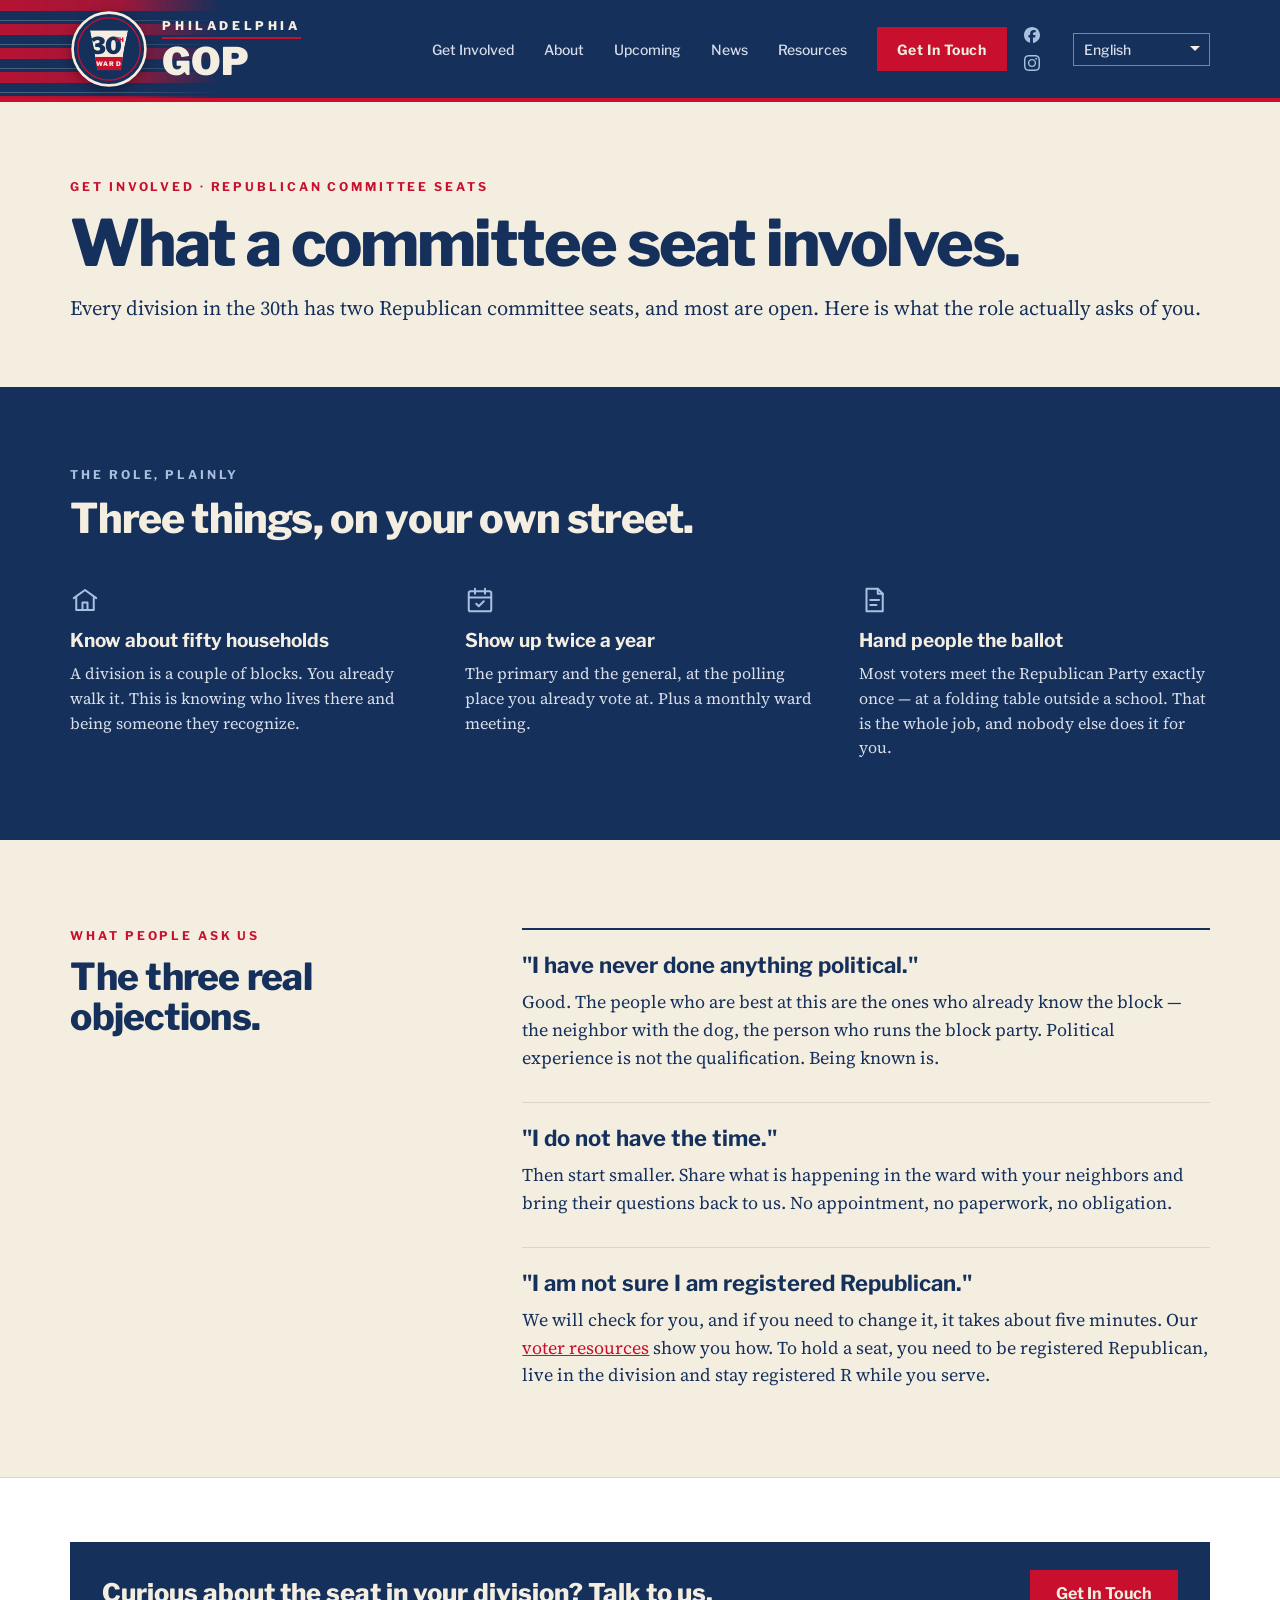
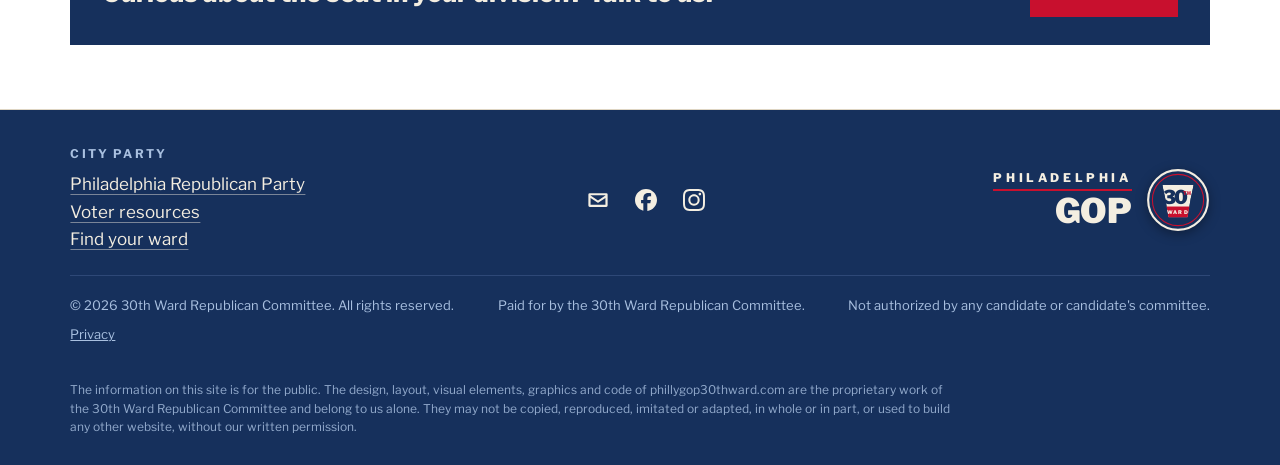
<file: committee-seat.html>
<!doctype html>
<!--
  phillygop30thward.com
  © 2026 30th Ward Republican Committee. All rights reserved.
  The design, layout, visual elements, graphics and code of this website are proprietary.
  No license is granted to copy, reproduce, imitate, adapt or reuse them, in whole or in part, without written permission.
-->
<html lang="en">
<head>
<!-- w30 layout fvszx -->
<meta charset="utf-8">
<meta name="copyright" content="© 2026 30th Ward Republican Committee. Design, layout, visual elements and code are proprietary. All rights reserved.">
<meta name="viewport" content="width=device-width, initial-scale=1">
<title>Committee Seats · 30th Ward Republicans (GOP) · Philadelphia</title>
<meta name="description" content="What a Republican committee seat in Philadelphia's 30th Ward involves, and answers to the questions people ask first.">
<meta name="keywords" content="Philly GOP, Philadelphia GOP, 30th Ward Republicans, 30th Ward GOP, Philadelphia Republican Party, Republican City Committee, Philadelphia Republicans, Pennsylvania Republicans, Grand Old Party, Republican committeeperson, Republican ward leader, Graduate Hospital, Southwest Center City, Center City Philadelphia, South Philadelphia">
<meta property="og:type" content="website">
<meta property="og:site_name" content="30th Ward Philadelphia GOP">
<meta property="og:title" content="What a Committee Seat Involves · 30th Ward Philadelphia GOP">
<meta property="og:description" content="What a Republican committee seat in Philadelphia's 30th Ward involves, and answers to the questions people ask first.">
<link rel="canonical" href="https://phillygop30thward.com/committee-seat.html">
<meta property="og:url" content="https://phillygop30thward.com/committee-seat.html">
<meta property="og:image" content="https://phillygop30thward.com/img/share.jpg">
<meta property="og:image:width" content="1200">
<meta property="og:image:height" content="630">
<meta property="og:image:alt" content="30th Ward Philadelphia GOP. Neighbors first. Philly always.">
<meta name="twitter:card" content="summary_large_image">
<meta name="twitter:image" content="https://phillygop30thward.com/img/share.jpg">
<link rel="icon" href="favicon.svg" type="image/svg+xml">
<link rel="preconnect" href="https://fonts.googleapis.com">
<link rel="preconnect" href="https://fonts.gstatic.com" crossorigin>
<link rel="stylesheet" href="https://fonts.googleapis.com/css2?family=Libre+Franklin:wght@400;500;600;700;800&family=Source+Serif+4:opsz,wght@8..60,400;8..60,600&display=swap">
<link rel="stylesheet" href="style.css?v=20261111c">
</head>
<body>
<a class="skip" href="#main">Skip to content</a>

<header>
  <div class="wrap">
    <a class="brand" href="index.html" aria-label="30th Ward Philadelphia GOP, home">
      <svg class="mark" width="78" height="78" viewBox="0 0 120 120" aria-hidden="true"><circle cx="60" cy="60" r="56" fill="#16305C" stroke="#F4EEE1" stroke-width="4"/><circle cx="60" cy="60" r="48" fill="none" stroke="#C8102E" stroke-width="2"/><g transform="translate(28 30) scale(.64)"><defs><clipPath id="ks1"><path d="M4 2h92l-9 42-9 54H22l-9-54z"/></clipPath></defs><g clip-path="url(#ks1)"><path d="M4 2h92l-9 42-9 54H22l-9-54z" fill="#F4EEE1"/><rect x="0" y="66" width="100" height="34" fill="#C8102E"/></g><text x="41" y="58" text-anchor="middle" font-family="Libre Franklin, Arial, sans-serif" font-size="56" font-weight="900" letter-spacing="-4" fill="#16305C">30</text><text x="76" y="31" text-anchor="middle" font-family="Libre Franklin, Arial, sans-serif" font-size="15" font-weight="900" fill="#C8102E">TH</text><text x="50" y="87" text-anchor="middle" font-family="Libre Franklin, Arial, sans-serif" font-size="15" font-weight="900" letter-spacing="3" fill="#F4EEE1">WARD</text></g></svg>
      <span class="wm"><small>PHILADELPHIA</small><b>GOP</b></span>
    </a>
    <nav aria-label="Main">
      <a class="nl" href="index.html#involved">Get Involved</a>
      <a class="nl" href="index.html#about">About</a>
      <a class="nl" href="calendar.html">Upcoming</a>
      <a class="nl" href="news.html">News</a>
      <a class="nl" href="voting.html">Resources</a>
      <a class="btn btn-red" href="index.html#start">Get In Touch</a>
      <span class="hd-social"><a class="so" href="https://www.facebook.com/PhillyGOP30thWard" target="_blank" rel="noopener" aria-label="Facebook"><svg viewBox="100 100 500 500" width="16" height="16" aria-hidden="true"><path fill="currentColor" d="M600 350C600 211.92 488.07 100 350 100C211.92 100 100 211.92 100 350C100 467.24 180.71 565.62 289.60 592.63L289.60 426.39L238.05 426.39L238.05 350L289.60 350L289.60 317.08C289.60 231.98 328.11 192.55 411.65 192.55C427.49 192.55 454.82 195.65 466 198.76L466 268.01C460.10 267.39 449.85 267.08 437.11 267.08C396.12 267.08 380.28 282.60 380.28 322.98L380.28 350L461.94 350L447.91 426.39L380.28 426.39L380.28 598.16C504.07 583.21 600 477.81 600 350"/></svg></a><a class="so" href="https://www.instagram.com/phillygop30thward" target="_blank" rel="noopener" aria-label="Instagram"><svg viewBox="2.5 2.5 1000 1000" width="16" height="16" aria-hidden="true"><path fill="currentColor" d="M295.42,6c-53.2,2.51-89.53,11-121.29,23.48-32.87,12.81-60.73,30-88.45,57.82S40.89,143,28.17,175.92c-12.31,31.83-20.65,68.19-23,121.42S2.3,367.68,2.56,503.46,3.42,656.26,6,709.6c2.54,53.19,11,89.51,23.48,121.28,12.83,32.87,30,60.72,57.83,88.45S143,964.09,176,976.83c31.8,12.29,68.17,20.67,121.39,23s70.35,2.87,206.09,2.61,152.83-.86,206.16-3.39S799.1,988,830.88,975.58c32.87-12.86,60.74-30,88.45-57.84S964.1,862,976.81,829.06c12.32-31.8,20.69-68.17,23-121.35,2.33-53.37,2.88-70.41,2.62-206.17s-.87-152.78-3.4-206.1-11-89.53-23.47-121.32c-12.85-32.87-30-60.7-57.82-88.45S862,40.87,829.07,28.19c-31.82-12.31-68.17-20.7-121.39-23S637.33,2.3,501.54,2.56,348.75,3.4,295.42,6m5.84,903.88c-48.75-2.12-75.22-10.22-92.86-17-23.36-9-40-19.88-57.58-37.29s-28.38-34.11-37.5-57.42c-6.85-17.64-15.1-44.08-17.38-92.83-2.48-52.69-3-68.51-3.29-202s.22-149.29,2.53-202c2.08-48.71,10.23-75.21,17-92.84,9-23.39,19.84-40,37.29-57.57s34.1-28.39,57.43-37.51c17.62-6.88,44.06-15.06,92.79-17.38,52.73-2.5,68.53-3,202-3.29s149.31.21,202.06,2.53c48.71,2.12,75.22,10.19,92.83,17,23.37,9,40,19.81,57.57,37.29s28.4,34.07,37.52,57.45c6.89,17.57,15.07,44,17.37,92.76,2.51,52.73,3.08,68.54,3.32,202s-.23,149.31-2.54,202c-2.13,48.75-10.21,75.23-17,92.89-9,23.35-19.85,40-37.31,57.56s-34.09,28.38-57.43,37.5c-17.6,6.87-44.07,15.07-92.76,17.39-52.73,2.48-68.53,3-202.05,3.29s-149.27-.25-202-2.53m407.6-674.61a60,60,0,1,0,59.88-60.1,60,60,0,0,0-59.88,60.1M245.77,503c.28,141.8,115.44,256.49,257.21,256.22S759.52,643.8,759.25,502,643.79,245.48,502,245.76,245.5,361.22,245.77,503m90.06-.18a166.67,166.67,0,1,1,167,166.34,166.65,166.65,0,0,1-167-166.34"/></svg></a></span>
      <button class="menu-btn" type="button" aria-expanded="false" aria-controls="m-panel"><span></span><span></span><span></span><b class="sr-only">Menu</b></button>
    </nav>
  </div>
  <div class="m-panel" id="m-panel" hidden><a href="index.html#involved">Get Involved</a><a href="index.html#about">About</a><a href="calendar.html">Upcoming</a><a href="news.html">News</a><a href="voting.html">Resources</a><a href="https://www.facebook.com/PhillyGOP30thWard" target="_blank" rel="noopener">Facebook</a><a href="https://www.instagram.com/phillygop30thward" target="_blank" rel="noopener">Instagram</a></div>
</header>

<main id="main">
  <section class="page-hero">
    <div class="wrap">
      <p class="eyebrow">Get involved · Republican committee seats</p>
      <h1>What a committee seat involves.</h1>
      <p class="lede serif">Every division in the 30th has two Republican committee seats, and most are open. Here is what the role actually asks of you.</p>
    </div>
  </section>

  <section class="job">
    <div class="wrap">
      <div>
        <p class="eyebrow">The role, plainly</p>
        <h2 class="big">Three things, on your own street.</h2>
      </div>
      <div class="three small">
        <div>
          <svg width="30" height="30" viewBox="0 0 24 24" fill="none" stroke="#A9C0E0" stroke-width="1.6" stroke-linecap="round" stroke-linejoin="round" aria-hidden="true"><path d="M3 10.5 12 4l9 6.5"/><path d="M5 10v10h14V10"/><path d="M10 20v-6h4v6"/></svg>
          <h4>Know about fifty households</h4>
          <p>A division is a couple of blocks. You already walk it. This is knowing who lives there and being someone they recognize.</p>
        </div>
        <div>
          <svg width="30" height="30" viewBox="0 0 24 24" fill="none" stroke="#A9C0E0" stroke-width="1.6" stroke-linecap="round" stroke-linejoin="round" aria-hidden="true"><rect x="3" y="5" width="18" height="16" rx="1.5"/><path d="M3 10h18"/><path d="M8 3v4M16 3v4"/><path d="M9 15l2 2 4-4"/></svg>
          <h4>Show up twice a year</h4>
          <p>The primary and the general, at the polling place you already vote at. Plus a monthly ward meeting.</p>
        </div>
        <div>
          <svg width="30" height="30" viewBox="0 0 24 24" fill="none" stroke="#A9C0E0" stroke-width="1.6" stroke-linecap="round" stroke-linejoin="round" aria-hidden="true"><path d="M6 3h9l4 4v14H6z"/><path d="M15 3v4h4"/><path d="M9 12h7M9 16h5"/></svg>
          <h4>Hand people the ballot</h4>
          <p>Most voters meet the Republican Party exactly once — at a folding table outside a school. That is the whole job, and nobody else does it for you.</p>
        </div>
      </div>
    </div>
  </section>

  <section class="qs" id="questions">
    <div class="wrap">
      <div class="qs-head">
        <p class="eyebrow">What people ask us</p>
        <h2 class="big" style="font-size:clamp(32px,2.9vw,40px);line-height:1.08">The three real objections.</h2>
      </div>
      <div class="qs-list">
        <div class="q">
          <h3>"I have never done anything political."</h3>
          <p>Good. The people who are best at this are the ones who already know the block — the neighbor with the dog, the person who runs the block party. Political experience is not the qualification. Being known is.</p>
        </div>
        <div class="q">
          <h3>"I do not have the time."</h3>
          <p>Then start smaller. Share what is happening in the ward with your neighbors and bring their questions back to us. No appointment, no paperwork, no obligation.</p>
        </div>
        <div class="q">
          <h3>"I am not sure I am registered Republican."</h3>
          <p>We will check for you, and if you need to change it, it takes about five minutes. Our <a href="voting.html#links">voter resources</a> show you how. To hold a seat, you need to be registered Republican, live in the division and stay registered R while you serve.</p>
        </div>
      </div>
    </div>
  </section>

  <section class="sec band">
    <div class="wrap">
      <div class="callout">
        <p>Curious about the seat in your division? Talk to us.</p>
        <a class="btn btn-red" href="index.html#start" style="padding:14px 26px;font-size:16px">Get In Touch</a>
      </div>
    </div>
  </section>
</main>

<footer id="meetings">
  <div class="wrap">
    <div class="ft">
      <a class="ft-brand" href="index.html" aria-label="30th Ward Philadelphia GOP, home">
        <svg class="mark" width="78" height="78" viewBox="0 0 120 120" aria-hidden="true"><circle cx="60" cy="60" r="56" fill="#16305C" stroke="#F4EEE1" stroke-width="4"/><circle cx="60" cy="60" r="48" fill="none" stroke="#C8102E" stroke-width="2"/><g transform="translate(28 30) scale(.64)"><defs><clipPath id="ks2"><path d="M4 2h92l-9 42-9 54H22l-9-54z"/></clipPath></defs><g clip-path="url(#ks2)"><path d="M4 2h92l-9 42-9 54H22l-9-54z" fill="#F4EEE1"/><rect x="0" y="66" width="100" height="34" fill="#C8102E"/></g><text x="41" y="58" text-anchor="middle" font-family="Libre Franklin, Arial, sans-serif" font-size="56" font-weight="900" letter-spacing="-4" fill="#16305C">30</text><text x="76" y="31" text-anchor="middle" font-family="Libre Franklin, Arial, sans-serif" font-size="15" font-weight="900" fill="#C8102E">TH</text><text x="50" y="87" text-anchor="middle" font-family="Libre Franklin, Arial, sans-serif" font-size="15" font-weight="900" letter-spacing="3" fill="#F4EEE1">WARD</text></g></svg>
      <span class="wm"><small>PHILADELPHIA</small><b>GOP</b></span>
      </a>
      <div class="ft-cols">
        <div>
          <h2>CITY PARTY</h2>
          <p><a href="https://phillygop.com/" target="_blank" rel="noopener">Philadelphia Republican Party</a><br><a href="voting.html">Voter resources</a><br><a href="wards.html">Find your ward</a></p>
        </div>
      </div>
    <p class="ft-social"><a class="so" href="mailto:phillygop30thward@gmail.com" aria-label="Email phillygop30thward@gmail.com"><svg viewBox="0 0 24 24" width="22" height="22" aria-hidden="true"><path fill="currentColor" d="M3 4.5h18A1.5 1.5 0 0 1 22.5 6v12a1.5 1.5 0 0 1-1.5 1.5H3A1.5 1.5 0 0 1 1.5 18V6A1.5 1.5 0 0 1 3 4.5zm.9 2.4v.3L12 12.6l8.1-5.4v-.3zm16.2 2.9L12.6 14.8a1.1 1.1 0 0 1-1.2 0L3.9 9.8v7.3h16.2z"/></svg></a><a class="so" href="https://www.facebook.com/PhillyGOP30thWard" target="_blank" rel="noopener" aria-label="Facebook"><svg viewBox="100 100 500 500" width="22" height="22" aria-hidden="true"><path fill="currentColor" d="M600 350C600 211.92 488.07 100 350 100C211.92 100 100 211.92 100 350C100 467.24 180.71 565.62 289.60 592.63L289.60 426.39L238.05 426.39L238.05 350L289.60 350L289.60 317.08C289.60 231.98 328.11 192.55 411.65 192.55C427.49 192.55 454.82 195.65 466 198.76L466 268.01C460.10 267.39 449.85 267.08 437.11 267.08C396.12 267.08 380.28 282.60 380.28 322.98L380.28 350L461.94 350L447.91 426.39L380.28 426.39L380.28 598.16C504.07 583.21 600 477.81 600 350"/></svg></a><a class="so" href="https://www.instagram.com/phillygop30thward" target="_blank" rel="noopener" aria-label="Instagram"><svg viewBox="2.5 2.5 1000 1000" width="22" height="22" aria-hidden="true"><path fill="currentColor" d="M295.42,6c-53.2,2.51-89.53,11-121.29,23.48-32.87,12.81-60.73,30-88.45,57.82S40.89,143,28.17,175.92c-12.31,31.83-20.65,68.19-23,121.42S2.3,367.68,2.56,503.46,3.42,656.26,6,709.6c2.54,53.19,11,89.51,23.48,121.28,12.83,32.87,30,60.72,57.83,88.45S143,964.09,176,976.83c31.8,12.29,68.17,20.67,121.39,23s70.35,2.87,206.09,2.61,152.83-.86,206.16-3.39S799.1,988,830.88,975.58c32.87-12.86,60.74-30,88.45-57.84S964.1,862,976.81,829.06c12.32-31.8,20.69-68.17,23-121.35,2.33-53.37,2.88-70.41,2.62-206.17s-.87-152.78-3.4-206.1-11-89.53-23.47-121.32c-12.85-32.87-30-60.7-57.82-88.45S862,40.87,829.07,28.19c-31.82-12.31-68.17-20.7-121.39-23S637.33,2.3,501.54,2.56,348.75,3.4,295.42,6m5.84,903.88c-48.75-2.12-75.22-10.22-92.86-17-23.36-9-40-19.88-57.58-37.29s-28.38-34.11-37.5-57.42c-6.85-17.64-15.1-44.08-17.38-92.83-2.48-52.69-3-68.51-3.29-202s.22-149.29,2.53-202c2.08-48.71,10.23-75.21,17-92.84,9-23.39,19.84-40,37.29-57.57s34.1-28.39,57.43-37.51c17.62-6.88,44.06-15.06,92.79-17.38,52.73-2.5,68.53-3,202-3.29s149.31.21,202.06,2.53c48.71,2.12,75.22,10.19,92.83,17,23.37,9,40,19.81,57.57,37.29s28.4,34.07,37.52,57.45c6.89,17.57,15.07,44,17.37,92.76,2.51,52.73,3.08,68.54,3.32,202s-.23,149.31-2.54,202c-2.13,48.75-10.21,75.23-17,92.89-9,23.35-19.85,40-37.31,57.56s-34.09,28.38-57.43,37.5c-17.6,6.87-44.07,15.07-92.76,17.39-52.73,2.48-68.53,3-202.05,3.29s-149.27-.25-202-2.53m407.6-674.61a60,60,0,1,0,59.88-60.1,60,60,0,0,0-59.88,60.1M245.77,503c.28,141.8,115.44,256.49,257.21,256.22S759.52,643.8,759.25,502,643.79,245.48,502,245.76,245.5,361.22,245.77,503m90.06-.18a166.67,166.67,0,1,1,167,166.34,166.65,166.65,0,0,1-167-166.34"/></svg></a></p>
    </div>
    <div class="legal">
      <div>© <span class="yr">2026</span> 30th Ward Republican Committee. All rights reserved.</div>
      <div>Paid for by the 30th Ward Republican Committee.</div>
      <div>Not authorized by any candidate or candidate's committee.</div>
      <div><a href="privacy.html" style="color:inherit">Privacy</a></div>
    </div>
    <p class="ip-notice">The information on this site is for the public. The design, layout, visual elements, graphics and code of phillygop30thward.com are the proprietary work of the 30th Ward Republican Committee and belong to us alone. They may not be copied, reproduced, imitated or adapted, in whole or in part, or used to build any other website, without our written permission.</p>
  </div>
</footer>

<script>document.querySelectorAll('.yr').forEach(function(e){e.textContent=new Date().getFullYear();});</script>
<script src="gc-gate.js?v=20261102b"></script>
<button class="to-top" type="button" aria-label="Back to top" hidden><svg width="20" height="20" viewBox="0 0 24 24" fill="none" stroke="currentColor" stroke-width="2.5" stroke-linecap="round" stroke-linejoin="round" aria-hidden="true"><path d="M12 19V5M5 12l7-7 7 7"/></svg></button>
<script>
(function(){
  var h=document.querySelector('header'),b=h.querySelector('.menu-btn'),p=document.getElementById('m-panel'),t=document.querySelector('.to-top');
  function close(){h.classList.remove('open');b.setAttribute('aria-expanded','false');p.hidden=true;}
  b.addEventListener('click',function(){var o=!h.classList.contains('open');h.classList.toggle('open',o);b.setAttribute('aria-expanded',o);p.hidden=!o;});
  p.addEventListener('click',function(e){if(e.target.tagName==='A')close();});
  window.addEventListener('resize',function(){if(window.innerWidth>820)close();});
  window.addEventListener('scroll',function(){t.hidden=!(window.scrollY>700&&window.innerWidth<=820);},{passive:true});
  t.addEventListener('click',function(){window.scrollTo({top:0,behavior:'smooth'});});
})();
</script>
<script src="lang.js?v=20261026a" defer></script>
</body>
</html>
</file>
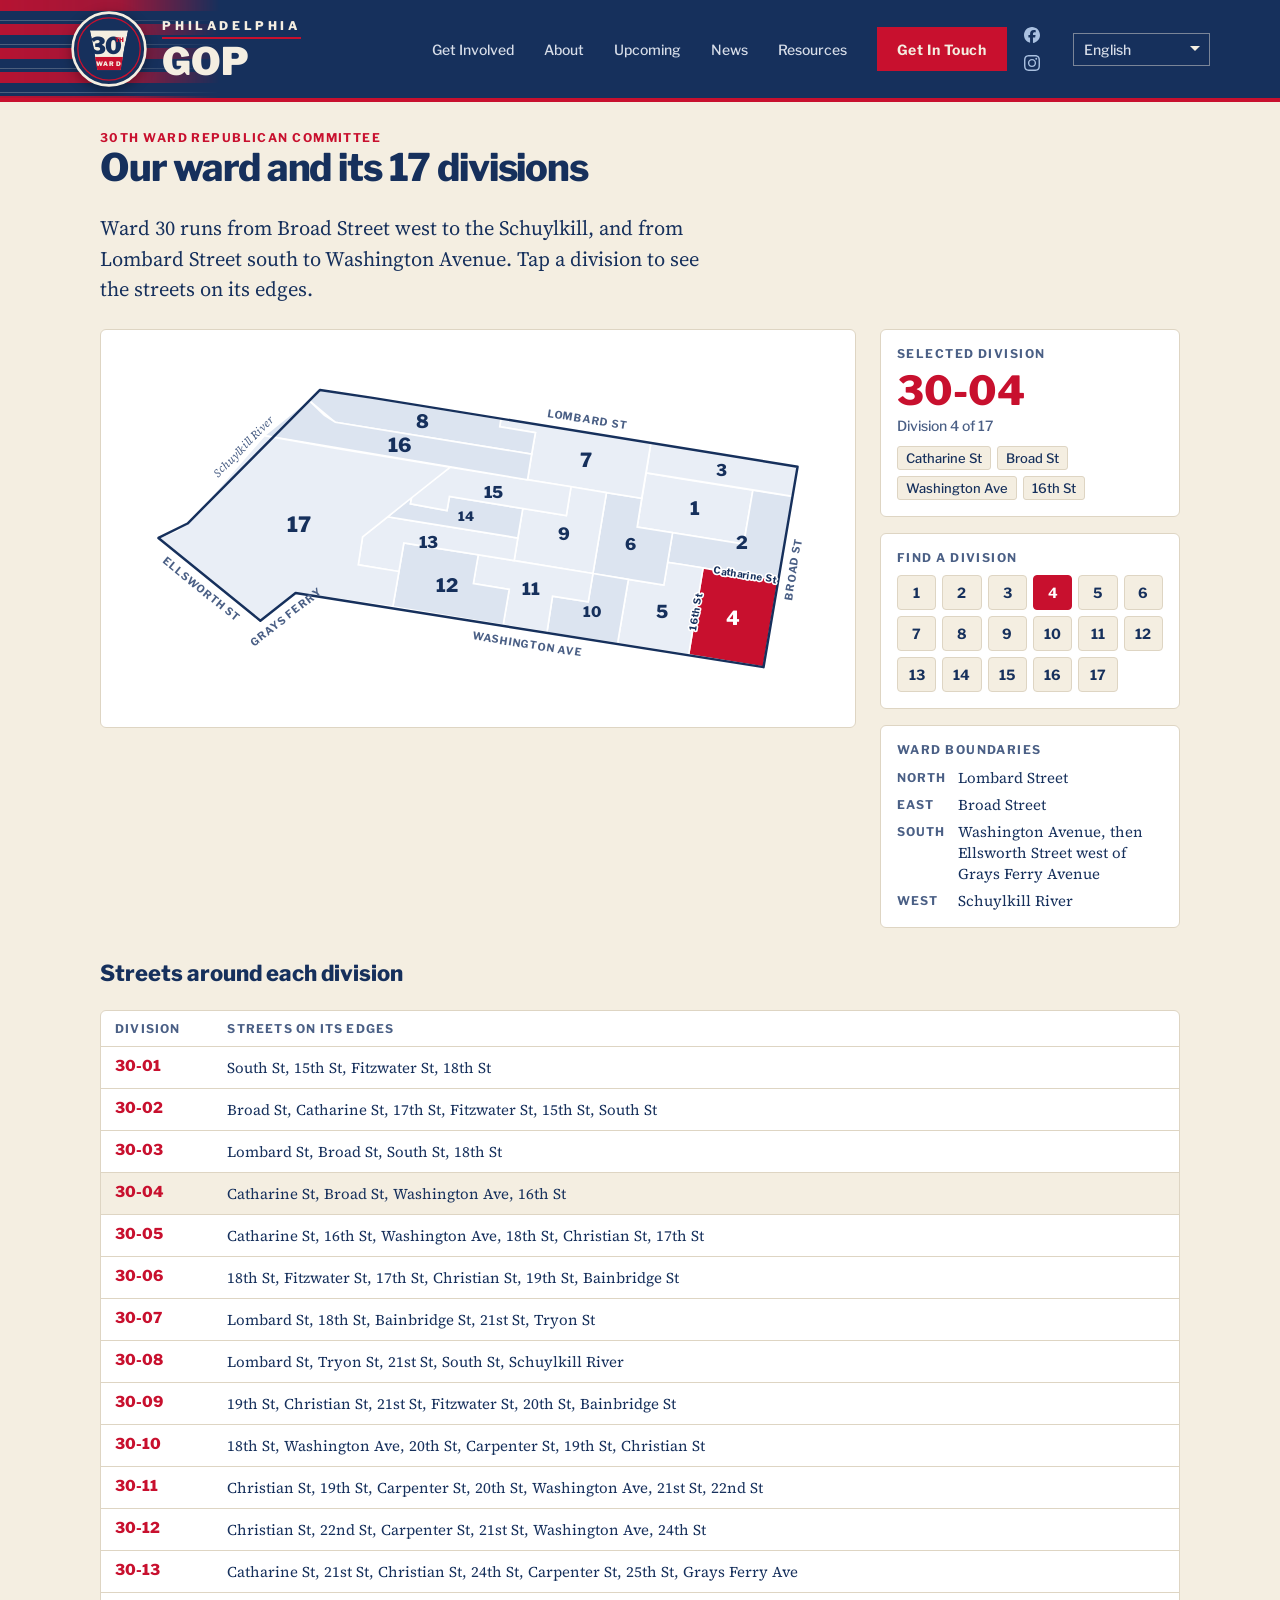
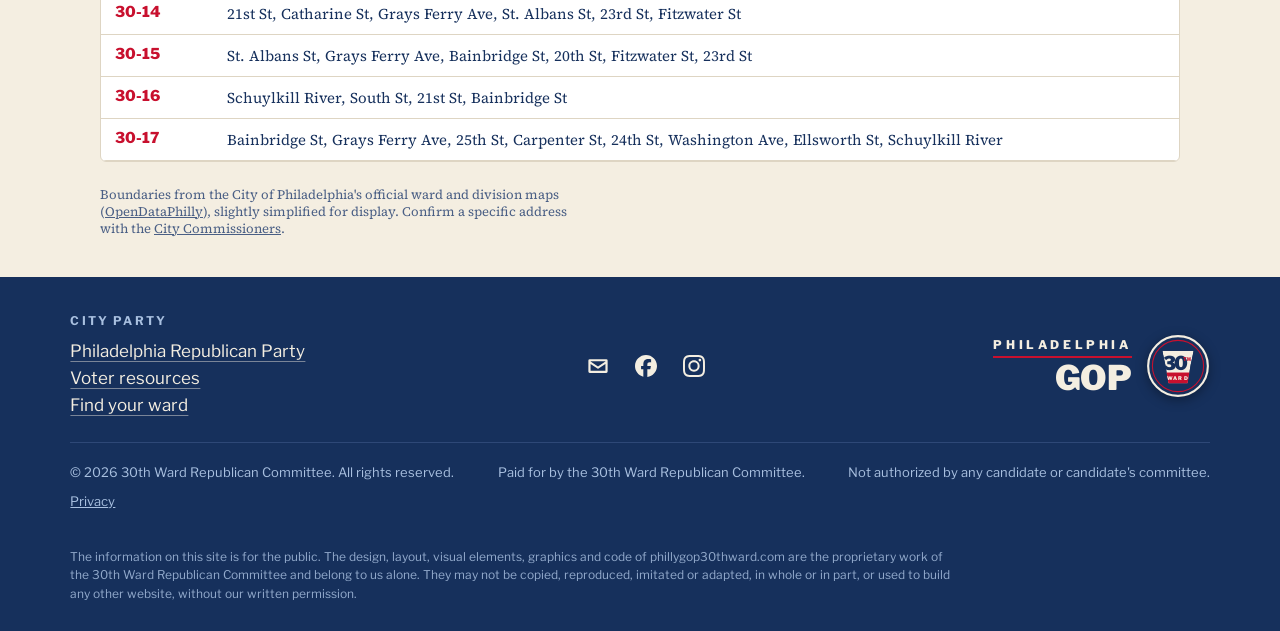
<file: division-map.html>
<!doctype html>
<!--
  phillygop30thward.com
  © 2026 30th Ward Republican Committee. All rights reserved.
  The design, layout, visual elements, graphics and code of this website are proprietary.
  No license is granted to copy, reproduce, imitate, adapt or reuse them, in whole or in part, without written permission.
-->
<html lang="en">
<head>
<!-- w30 layout fvszx -->
<meta charset="utf-8">
<meta name="copyright" content="© 2026 30th Ward Republican Committee. Design, layout, visual elements and code are proprietary. All rights reserved.">
<meta name="viewport" content="width=device-width, initial-scale=1">
<title>30th Ward Division Map · Philadelphia Republicans (GOP)</title>
<meta name="description" content="Map of Philadelphia's 30th Ward and its 17 voting divisions, with the streets around each division.">
<meta name="keywords" content="Philly GOP, Philadelphia GOP, 30th Ward Republicans, 30th Ward GOP, Philadelphia Republican Party, Republican City Committee, Philadelphia Republicans, Pennsylvania Republicans, Grand Old Party, Republican committeeperson, Republican ward leader, Graduate Hospital, Southwest Center City, Center City Philadelphia, South Philadelphia">
<meta property="og:type" content="website">
<meta property="og:site_name" content="30th Ward Philadelphia GOP">
<meta property="og:title" content="30th Ward Division Map · Philadelphia Republicans (GOP)">
<meta property="og:description" content="See the 30th Ward's 17 divisions and the streets around each one.">
<link rel="canonical" href="https://phillygop30thward.com/division-map.html">
<meta property="og:url" content="https://phillygop30thward.com/division-map.html">
<meta property="og:image" content="https://phillygop30thward.com/img/share.jpg">
<meta property="og:image:width" content="1200">
<meta property="og:image:height" content="630">
<meta property="og:image:alt" content="30th Ward Philadelphia GOP. Neighbors first. Philly always.">
<meta name="twitter:card" content="summary_large_image">
<meta name="twitter:image" content="https://phillygop30thward.com/img/share.jpg">
<link rel="icon" href="favicon.svg" type="image/svg+xml">
<link rel="preconnect" href="https://fonts.googleapis.com">
<link rel="preconnect" href="https://fonts.gstatic.com" crossorigin>
<link rel="stylesheet" href="https://fonts.googleapis.com/css2?family=Libre+Franklin:wght@400;500;600;700;800&family=Source+Serif+4:opsz,wght@8..60,400;8..60,600&display=swap">
<link rel="stylesheet" href="style.css?v=20261111c">
<style>

/* Layout: masthead, then the map as the hero with a division finder beside it (stacks on phones). */
#divmap {
  --ground: #F4EEE1;      /* cream */
  --panel: #FFFFFF;
  --ink: #16305C;         /* flag navy */
  --red: #C8102E;         /* flag red */
  --caption: #4A5F85;
  --hair: #DED5C3;
  --div-fill: #E9EEF6;
  --div-alt: #DCE4F0;
  --div-line: #FFFFFF;
  --hl: #C8102E;
  --hl-ink: #FFFFFF;
  --display: "Libre Franklin", "Franklin Gothic Medium", "Arial Narrow", Arial, sans-serif;
  --body: "Source Serif 4", Georgia, "Times New Roman", serif;
}
#divmap.wrap { max-width: 1120px; margin: 0 auto; padding-inline: 20px; padding-block: 28px 40px; display: grid; gap: 24px; }
#divmap header { display: flex; gap: 16px; align-items: center; }
#divmap .mark { flex: none; width: 48px; height: 52px; }
#divmap .eyebrow { font-family: var(--display); font-weight: 700; font-size: 12px; letter-spacing: .12em; text-transform: uppercase; color: var(--red); margin: 0; }
#divmap h1 { font-family: var(--display); font-weight: 800; font-size: clamp(26px, 4vw, 38px); line-height: 1.1; margin: 2px 0 0; text-wrap: balance; }
#divmap .lede { margin: 0; max-width: 62ch; color: var(--ink); }
#divmap .layout { display: grid; grid-template-columns: minmax(0, 1fr) 300px; gap: 24px; align-items: start; }
@media (max-width: 820px) { #divmap .layout { grid-template-columns: minmax(0, 1fr); } }
#divmap .mapbox { background: var(--panel); border: 1px solid var(--hair); border-radius: 6px; padding: 12px; min-width: 0; }
#divmap svg { display: block; width: 100%; height: auto; }
#divmap .div-shape { stroke: var(--div-line); stroke-width: 2; cursor: pointer; transition: fill .15s; }
#divmap .div-shape:focus { outline: none; }
#divmap .div-shape.on,#divmap .div-shape:hover,#divmap .div-shape:focus-visible { fill: var(--hl) !important; }
#divmap .div-num { font-family: var(--display); font-weight: 800; fill: var(--ink); pointer-events: none; text-anchor: middle; dominant-baseline: central; }
#divmap .div-num.on { fill: var(--hl-ink); }
#divmap .ward-edge { fill: none; stroke: var(--ink); stroke-width: 3; stroke-linejoin: round; pointer-events: none; }
#divmap .street { font-family: var(--display); font-weight: 700; font-size: 13px; letter-spacing: .08em; text-transform: uppercase; fill: var(--caption); text-anchor: middle; }
#divmap .river { font-family: var(--body); font-style: italic; font-size: 14px; fill: var(--caption); text-anchor: middle; }
#divmap aside { display: grid; gap: 16px; min-width: 0; }
#divmap .card { background: var(--panel); border: 1px solid var(--hair); border-radius: 6px; padding: 16px; }
#divmap .card h2 { font-family: var(--display); font-weight: 700; font-size: 12px; letter-spacing: .12em; text-transform: uppercase; color: var(--caption); margin: 0 0 10px; }
#divmap .readout-num { font-family: var(--display); font-weight: 800; font-size: 40px; line-height: 1; color: var(--red); font-variant-numeric: tabular-nums; }
#divmap .readout-sub { font-family: var(--display); font-weight: 500; color: var(--caption); font-size: 14px; margin-top: 6px; }
#divmap .chips { display: grid; grid-template-columns: repeat(6, 1fr); gap: 6px; }
#divmap .chip { font-family: var(--display); font-weight: 700; font-size: 14px; font-variant-numeric: tabular-nums; padding: 8px 0; border: 1px solid var(--hair); background: var(--ground); color: var(--ink); border-radius: 4px; cursor: pointer; }
#divmap .chip:hover { border-color: var(--ink); }
#divmap .chip:focus-visible { outline: 2px solid var(--red); outline-offset: 2px; }
#divmap .chip.on { background: var(--hl); border-color: var(--hl); color: var(--hl-ink); }
#divmap dl { margin: 0; display: grid; grid-template-columns: auto 1fr; gap: 6px 12px; font-size: 15px; }
#divmap dt { font-family: var(--display); font-weight: 700; font-size: 12px; letter-spacing: .08em; text-transform: uppercase; color: var(--caption); padding-top: 3px; }
#divmap dd { margin: 0; }
#divmap .edge-lab { font-family: var(--display); font-weight: 700; font-size: 12px; letter-spacing: .04em; fill: var(--ink); text-anchor: middle; dominant-baseline: central; paint-order: stroke; stroke: var(--panel); stroke-width: 4px; stroke-linejoin: round; pointer-events: none; }
#divmap .streets { list-style: none; margin: 12px 0 0; padding: 0; display: flex; flex-wrap: wrap; gap: 6px; }
#divmap .streets li { font-family: var(--display); font-weight: 500; font-size: 13px; padding: 3px 8px; border: 1px solid var(--hair); border-radius: 3px; background: var(--ground); }
#divmap .tablebox { background: var(--panel); border: 1px solid var(--hair); border-radius: 6px; overflow-x: auto; }
#divmap table { width: 100%; border-collapse: collapse; font-size: 15px; }
#divmap th,#divmap td { text-align: left; padding: 10px 14px; border-bottom: 1px solid var(--hair); vertical-align: top; }
#divmap th { font-family: var(--display); font-weight: 700; font-size: 12px; letter-spacing: .1em; text-transform: uppercase; color: var(--caption); }
#divmap td.n { font-family: var(--display); font-weight: 800; color: var(--red); font-variant-numeric: tabular-nums; white-space: nowrap; }
#divmap tr { cursor: pointer; }
#divmap tr.on td { background: var(--ground); }
#divmap h2.section { font-family: var(--display); font-weight: 800; font-size: 22px; margin: 8px 0 0; }
#divmap .note { font-size: 13px; color: var(--caption); margin: 0; max-width: 70ch; }
#divmap .note a { color: var(--caption); }

#divmap { font-family: var(--body); color: var(--ink); }
#divmap * { box-sizing: border-box; }

</style>
</head>
<body data-rv="w9rtp">
<a class="skip" href="#main">Skip to content</a>

<header>
  <div class="wrap">
    <a class="brand" href="index.html" aria-label="30th Ward Philadelphia GOP, home">
      <svg class="mark" width="78" height="78" viewBox="0 0 120 120" aria-hidden="true"><circle cx="60" cy="60" r="56" fill="#16305C" stroke="#F4EEE1" stroke-width="4"/><circle cx="60" cy="60" r="48" fill="none" stroke="#C8102E" stroke-width="2"/><g transform="translate(28 30) scale(.64)"><defs><clipPath id="ks1"><path d="M4 2h92l-9 42-9 54H22l-9-54z"/></clipPath></defs><g clip-path="url(#ks1)"><path d="M4 2h92l-9 42-9 54H22l-9-54z" fill="#F4EEE1"/><rect x="0" y="66" width="100" height="34" fill="#C8102E"/></g><text x="41" y="58" text-anchor="middle" font-family="Libre Franklin, Arial, sans-serif" font-size="56" font-weight="900" letter-spacing="-4" fill="#16305C">30</text><text x="76" y="31" text-anchor="middle" font-family="Libre Franklin, Arial, sans-serif" font-size="15" font-weight="900" fill="#C8102E">TH</text><text x="50" y="87" text-anchor="middle" font-family="Libre Franklin, Arial, sans-serif" font-size="15" font-weight="900" letter-spacing="3" fill="#F4EEE1">WARD</text></g></svg>
      <span class="wm"><small>PHILADELPHIA</small><b>GOP</b></span>
    </a>
    <nav aria-label="Main">
      <a class="nl" href="index.html#involved">Get Involved</a>
      <a class="nl" href="index.html#about">About</a>
      <a class="nl" href="calendar.html">Upcoming</a>
      <a class="nl" href="news.html">News</a>
      <a class="nl" href="voting.html">Resources</a>
      <a class="btn btn-red" href="index.html#start">Get In Touch</a>
      <span class="hd-social"><a class="so" href="https://www.facebook.com/PhillyGOP30thWard" target="_blank" rel="noopener" aria-label="Facebook"><svg viewBox="100 100 500 500" width="16" height="16" aria-hidden="true"><path fill="currentColor" d="M600 350C600 211.92 488.07 100 350 100C211.92 100 100 211.92 100 350C100 467.24 180.71 565.62 289.60 592.63L289.60 426.39L238.05 426.39L238.05 350L289.60 350L289.60 317.08C289.60 231.98 328.11 192.55 411.65 192.55C427.49 192.55 454.82 195.65 466 198.76L466 268.01C460.10 267.39 449.85 267.08 437.11 267.08C396.12 267.08 380.28 282.60 380.28 322.98L380.28 350L461.94 350L447.91 426.39L380.28 426.39L380.28 598.16C504.07 583.21 600 477.81 600 350"/></svg></a><a class="so" href="https://www.instagram.com/phillygop30thward" target="_blank" rel="noopener" aria-label="Instagram"><svg viewBox="2.5 2.5 1000 1000" width="16" height="16" aria-hidden="true"><path fill="currentColor" d="M295.42,6c-53.2,2.51-89.53,11-121.29,23.48-32.87,12.81-60.73,30-88.45,57.82S40.89,143,28.17,175.92c-12.31,31.83-20.65,68.19-23,121.42S2.3,367.68,2.56,503.46,3.42,656.26,6,709.6c2.54,53.19,11,89.51,23.48,121.28,12.83,32.87,30,60.72,57.83,88.45S143,964.09,176,976.83c31.8,12.29,68.17,20.67,121.39,23s70.35,2.87,206.09,2.61,152.83-.86,206.16-3.39S799.1,988,830.88,975.58c32.87-12.86,60.74-30,88.45-57.84S964.1,862,976.81,829.06c12.32-31.8,20.69-68.17,23-121.35,2.33-53.37,2.88-70.41,2.62-206.17s-.87-152.78-3.4-206.1-11-89.53-23.47-121.32c-12.85-32.87-30-60.7-57.82-88.45S862,40.87,829.07,28.19c-31.82-12.31-68.17-20.7-121.39-23S637.33,2.3,501.54,2.56,348.75,3.4,295.42,6m5.84,903.88c-48.75-2.12-75.22-10.22-92.86-17-23.36-9-40-19.88-57.58-37.29s-28.38-34.11-37.5-57.42c-6.85-17.64-15.1-44.08-17.38-92.83-2.48-52.69-3-68.51-3.29-202s.22-149.29,2.53-202c2.08-48.71,10.23-75.21,17-92.84,9-23.39,19.84-40,37.29-57.57s34.1-28.39,57.43-37.51c17.62-6.88,44.06-15.06,92.79-17.38,52.73-2.5,68.53-3,202-3.29s149.31.21,202.06,2.53c48.71,2.12,75.22,10.19,92.83,17,23.37,9,40,19.81,57.57,37.29s28.4,34.07,37.52,57.45c6.89,17.57,15.07,44,17.37,92.76,2.51,52.73,3.08,68.54,3.32,202s-.23,149.31-2.54,202c-2.13,48.75-10.21,75.23-17,92.89-9,23.35-19.85,40-37.31,57.56s-34.09,28.38-57.43,37.5c-17.6,6.87-44.07,15.07-92.76,17.39-52.73,2.48-68.53,3-202.05,3.29s-149.27-.25-202-2.53m407.6-674.61a60,60,0,1,0,59.88-60.1,60,60,0,0,0-59.88,60.1M245.77,503c.28,141.8,115.44,256.49,257.21,256.22S759.52,643.8,759.25,502,643.79,245.48,502,245.76,245.5,361.22,245.77,503m90.06-.18a166.67,166.67,0,1,1,167,166.34,166.65,166.65,0,0,1-167-166.34"/></svg></a></span>
      <button class="menu-btn" type="button" aria-expanded="false" aria-controls="m-panel"><span></span><span></span><span></span><b class="sr-only">Menu</b></button>
    </nav>
  </div>
  <div class="m-panel" id="m-panel" hidden><a href="index.html#involved">Get Involved</a><a href="index.html#about">About</a><a href="calendar.html">Upcoming</a><a href="news.html">News</a><a href="voting.html">Resources</a><a href="https://www.facebook.com/PhillyGOP30thWard" target="_blank" rel="noopener">Facebook</a><a href="https://www.instagram.com/phillygop30thward" target="_blank" rel="noopener">Instagram</a></div>
</header>

<main id="main">
<div class="wrap" id="divmap">
  <div>
      <p class="eyebrow">30th Ward Republican Committee</p>
      <h1>Our ward and its 17 divisions</h1>
    </div>
  <p class="lede">Ward 30 runs from Broad Street west to the Schuylkill, and from Lombard Street south to Washington Avenue. Tap a division to see the streets on its edges.</p>

  <div class="layout">
    <div class="mapbox">
      <svg id="map" data-k="y1nkq" viewBox="0 0 900 460" role="img" aria-label="Map of Philadelphia's 30th Ward showing its 17 voting divisions"></svg>
    </div>
    <aside>
      <div class="card" aria-live="polite">
        <h2>Selected division</h2>
        <div class="readout-num" id="ro-num">30-04</div>
        <div class="readout-sub" id="ro-sub">Division 4 of 17</div>
        <ul class="streets" id="ro-streets"></ul>
      </div>
      <div class="card">
        <h2>Find a division</h2>
        <div class="chips" id="chips"></div>
      </div>
      <div class="card">
        <h2>Ward boundaries</h2>
        <dl>
          <dt>North</dt><dd>Lombard Street</dd>
          <dt>East</dt><dd>Broad Street</dd>
          <dt>South</dt><dd>Washington Avenue, then Ellsworth Street west of Grays Ferry Avenue</dd>
          <dt>West</dt><dd>Schuylkill River</dd>
        </dl>
      </div>
    </aside>
  </div>

  <h2 class="section">Streets around each division</h2>
  <div class="tablebox"><table><thead><tr><th>Division</th><th>Streets on its edges</th></tr></thead><tbody id="tbody"></tbody></table></div>

  <p class="note">Boundaries from the City of Philadelphia's official ward and division maps (<a href="https://opendataphilly.org/datasets/political-ward-divisions/" target="_blank" rel="noopener">OpenDataPhilly</a>), slightly simplified for display. Confirm a specific address with the <a href="https://vote.phila.gov/" target="_blank" rel="noopener">City Commissioners</a>.</p>
</div>
</main>

<footer id="meetings">
  <div class="wrap">
    <div class="ft">
      <a class="ft-brand" href="index.html" aria-label="30th Ward Philadelphia GOP, home">
        <svg class="mark" width="78" height="78" viewBox="0 0 120 120" aria-hidden="true"><circle cx="60" cy="60" r="56" fill="#16305C" stroke="#F4EEE1" stroke-width="4"/><circle cx="60" cy="60" r="48" fill="none" stroke="#C8102E" stroke-width="2"/><g transform="translate(28 30) scale(.64)"><defs><clipPath id="ks2"><path d="M4 2h92l-9 42-9 54H22l-9-54z"/></clipPath></defs><g clip-path="url(#ks2)"><path d="M4 2h92l-9 42-9 54H22l-9-54z" fill="#F4EEE1"/><rect x="0" y="66" width="100" height="34" fill="#C8102E"/></g><text x="41" y="58" text-anchor="middle" font-family="Libre Franklin, Arial, sans-serif" font-size="56" font-weight="900" letter-spacing="-4" fill="#16305C">30</text><text x="76" y="31" text-anchor="middle" font-family="Libre Franklin, Arial, sans-serif" font-size="15" font-weight="900" fill="#C8102E">TH</text><text x="50" y="87" text-anchor="middle" font-family="Libre Franklin, Arial, sans-serif" font-size="15" font-weight="900" letter-spacing="3" fill="#F4EEE1">WARD</text></g></svg>
      <span class="wm"><small>PHILADELPHIA</small><b>GOP</b></span>
      </a>
      <div class="ft-cols">
        <div>
          <h2>CITY PARTY</h2>
          <p><a href="https://phillygop.com/" target="_blank" rel="noopener">Philadelphia Republican Party</a><br><a href="voting.html">Voter resources</a><br><a href="wards.html">Find your ward</a></p>
        </div>
      </div>
    <p class="ft-social"><a class="so" href="mailto:phillygop30thward@gmail.com" aria-label="Email phillygop30thward@gmail.com"><svg viewBox="0 0 24 24" width="22" height="22" aria-hidden="true"><path fill="currentColor" d="M3 4.5h18A1.5 1.5 0 0 1 22.5 6v12a1.5 1.5 0 0 1-1.5 1.5H3A1.5 1.5 0 0 1 1.5 18V6A1.5 1.5 0 0 1 3 4.5zm.9 2.4v.3L12 12.6l8.1-5.4v-.3zm16.2 2.9L12.6 14.8a1.1 1.1 0 0 1-1.2 0L3.9 9.8v7.3h16.2z"/></svg></a><a class="so" href="https://www.facebook.com/PhillyGOP30thWard" target="_blank" rel="noopener" aria-label="Facebook"><svg viewBox="100 100 500 500" width="22" height="22" aria-hidden="true"><path fill="currentColor" d="M600 350C600 211.92 488.07 100 350 100C211.92 100 100 211.92 100 350C100 467.24 180.71 565.62 289.60 592.63L289.60 426.39L238.05 426.39L238.05 350L289.60 350L289.60 317.08C289.60 231.98 328.11 192.55 411.65 192.55C427.49 192.55 454.82 195.65 466 198.76L466 268.01C460.10 267.39 449.85 267.08 437.11 267.08C396.12 267.08 380.28 282.60 380.28 322.98L380.28 350L461.94 350L447.91 426.39L380.28 426.39L380.28 598.16C504.07 583.21 600 477.81 600 350"/></svg></a><a class="so" href="https://www.instagram.com/phillygop30thward" target="_blank" rel="noopener" aria-label="Instagram"><svg viewBox="2.5 2.5 1000 1000" width="22" height="22" aria-hidden="true"><path fill="currentColor" d="M295.42,6c-53.2,2.51-89.53,11-121.29,23.48-32.87,12.81-60.73,30-88.45,57.82S40.89,143,28.17,175.92c-12.31,31.83-20.65,68.19-23,121.42S2.3,367.68,2.56,503.46,3.42,656.26,6,709.6c2.54,53.19,11,89.51,23.48,121.28,12.83,32.87,30,60.72,57.83,88.45S143,964.09,176,976.83c31.8,12.29,68.17,20.67,121.39,23s70.35,2.87,206.09,2.61,152.83-.86,206.16-3.39S799.1,988,830.88,975.58c32.87-12.86,60.74-30,88.45-57.84S964.1,862,976.81,829.06c12.32-31.8,20.69-68.17,23-121.35,2.33-53.37,2.88-70.41,2.62-206.17s-.87-152.78-3.4-206.1-11-89.53-23.47-121.32c-12.85-32.87-30-60.7-57.82-88.45S862,40.87,829.07,28.19c-31.82-12.31-68.17-20.7-121.39-23S637.33,2.3,501.54,2.56,348.75,3.4,295.42,6m5.84,903.88c-48.75-2.12-75.22-10.22-92.86-17-23.36-9-40-19.88-57.58-37.29s-28.38-34.11-37.5-57.42c-6.85-17.64-15.1-44.08-17.38-92.83-2.48-52.69-3-68.51-3.29-202s.22-149.29,2.53-202c2.08-48.71,10.23-75.21,17-92.84,9-23.39,19.84-40,37.29-57.57s34.1-28.39,57.43-37.51c17.62-6.88,44.06-15.06,92.79-17.38,52.73-2.5,68.53-3,202-3.29s149.31.21,202.06,2.53c48.71,2.12,75.22,10.19,92.83,17,23.37,9,40,19.81,57.57,37.29s28.4,34.07,37.52,57.45c6.89,17.57,15.07,44,17.37,92.76,2.51,52.73,3.08,68.54,3.32,202s-.23,149.31-2.54,202c-2.13,48.75-10.21,75.23-17,92.89-9,23.35-19.85,40-37.31,57.56s-34.09,28.38-57.43,37.5c-17.6,6.87-44.07,15.07-92.76,17.39-52.73,2.48-68.53,3-202.05,3.29s-149.27-.25-202-2.53m407.6-674.61a60,60,0,1,0,59.88-60.1,60,60,0,0,0-59.88,60.1M245.77,503c.28,141.8,115.44,256.49,257.21,256.22S759.52,643.8,759.25,502,643.79,245.48,502,245.76,245.5,361.22,245.77,503m90.06-.18a166.67,166.67,0,1,1,167,166.34,166.65,166.65,0,0,1-167-166.34"/></svg></a></p>
    </div>
    <div class="legal">
      <div>© <span class="yr">2026</span> 30th Ward Republican Committee. All rights reserved.</div>
      <div>Paid for by the 30th Ward Republican Committee.</div>
      <div>Not authorized by any candidate or candidate's committee.</div>
      <div><a href="privacy.html" style="color:inherit">Privacy</a></div>
    </div>
    <p class="ip-notice">The information on this site is for the public. The design, layout, visual elements, graphics and code of phillygop30thward.com are the proprietary work of the 30th Ward Republican Committee and belong to us alone. They may not be copied, reproduced, imitated or adapted, in whole or in part, or used to build any other website, without our written permission.</p>
  </div>
</footer>

<script>document.querySelectorAll('.yr').forEach(function(e){e.textContent=new Date().getFullYear();});</script>
<script src="gc-gate.js?v=20261102b"></script>
<button class="to-top" type="button" aria-label="Back to top" hidden><svg width="20" height="20" viewBox="0 0 24 24" fill="none" stroke="currentColor" stroke-width="2.5" stroke-linecap="round" stroke-linejoin="round" aria-hidden="true"><path d="M12 19V5M5 12l7-7 7 7"/></svg></button>
<script>
(function(){
  var h=document.querySelector('header'),b=h.querySelector('.menu-btn'),p=document.getElementById('m-panel'),t=document.querySelector('.to-top');
  function close(){h.classList.remove('open');b.setAttribute('aria-expanded','false');p.hidden=true;}
  b.addEventListener('click',function(){var o=!h.classList.contains('open');h.classList.toggle('open',o);b.setAttribute('aria-expanded',o);p.hidden=!o;});
  p.addEventListener('click',function(e){if(e.target.tagName==='A')close();});
  window.addEventListener('resize',function(){if(window.innerWidth>820)close();});
  window.addEventListener('scroll',function(){t.hidden=!(window.scrollY>700&&window.innerWidth<=820);},{passive:true});
  t.addEventListener('click',function(){window.scrollTo({top:0,behavior:'smooth'});});
})();
</script>
<script>
const DIVS = {
  "3001": [[-75.17033,39.94425],[-75.16718,39.94386],[-75.16759,39.94203],[-75.17231,39.94261],[-75.17191,39.94445],[-75.17033,39.94425]],
  "3002": [[-75.16558,39.94367],[-75.16542,39.94366],[-75.16606,39.94081],[-75.17096,39.94141],[-75.17074,39.94242],[-75.16759,39.94203],[-75.16718,39.94386],[-75.16558,39.94367]],
  "3003": [[-75.17011,39.94528],[-75.1652,39.94466],[-75.16542,39.94366],[-75.17191,39.94445],[-75.1717,39.94547],[-75.17011,39.94528]],
  "3004": [[-75.16896,39.94116],[-75.16606,39.94081],[-75.16671,39.93785],[-75.17003,39.93827],[-75.16939,39.94122],[-75.16896,39.94116]],
  "3005": [[-75.17032,39.94134],[-75.16939,39.94122],[-75.17003,39.93827],[-75.17318,39.93865],[-75.1727,39.94083],[-75.17113,39.94064],[-75.17096,39.94141],[-75.17032,39.94134]],
  "3006": [[-75.17211,39.94359],[-75.17231,39.94261],[-75.17074,39.94242],[-75.17113,39.94064],[-75.17427,39.94103],[-75.17367,39.94378],[-75.17211,39.94359]],
  "3007": [[-75.17755,39.94618],[-75.1717,39.94547],[-75.17211,39.94359],[-75.17717,39.94422],[-75.17682,39.94582],[-75.1784,39.94602],[-75.17835,39.94628],[-75.17755,39.94618]],
  "3008": [[-75.18403,39.947],[-75.17835,39.94628],[-75.1784,39.94602],[-75.17682,39.94582],[-75.17699,39.94509],[-75.18569,39.94617],[-75.18688,39.94693],[-75.18637,39.94727],[-75.18403,39.947]],
  "3009": [[-75.17367,39.94378],[-75.17427,39.94103],[-75.17776,39.94147],[-75.17738,39.94324],[-75.17545,39.943],[-75.17524,39.94398],[-75.17367,39.94378]],
  "3010": [[-75.1727,39.94083],[-75.17318,39.93865],[-75.17631,39.93903],[-75.17606,39.94026],[-75.17448,39.94007],[-75.17427,39.94103],[-75.1727,39.94083]],
  "3011": [[-75.17776,39.94147],[-75.17427,39.94103],[-75.17448,39.94007],[-75.17606,39.94026],[-75.17631,39.93903],[-75.17825,39.93928],[-75.17798,39.94049],[-75.17957,39.94069],[-75.17947,39.94118],[-75.17935,39.94167],[-75.17776,39.94147]],
  "3012": [[-75.181,39.94187],[-75.17935,39.94167],[-75.17957,39.94069],[-75.17798,39.94049],[-75.17825,39.93928],[-75.18314,39.9399],[-75.18265,39.94207],[-75.181,39.94187]],
  "3013": [[-75.18248,39.94284],[-75.1776,39.94224],[-75.17776,39.94147],[-75.18265,39.94207],[-75.18287,39.9411],[-75.18467,39.94133],[-75.18448,39.94228],[-75.18337,39.94296],[-75.18248,39.94284]],
  "3014": [[-75.17738,39.94324],[-75.1776,39.94224],[-75.18337,39.94296],[-75.1823,39.94364],[-75.18236,39.9434],[-75.18074,39.94317],[-75.18063,39.94365],[-75.17738,39.94324]],
  "3015": [[-75.18074,39.94317],[-75.18236,39.9434],[-75.1823,39.94364],[-75.18061,39.94464],[-75.17524,39.94398],[-75.17545,39.943],[-75.18063,39.94365],[-75.18074,39.94317]],
  "3016": [[-75.18617,39.94641],[-75.18569,39.94617],[-75.17699,39.94509],[-75.17717,39.94422],[-75.18884,39.94572],[-75.18688,39.94693],[-75.18617,39.94641]],
  "3017": [[-75.18571,39.94529],[-75.18061,39.94464],[-75.18448,39.94228],[-75.18467,39.94133],[-75.18287,39.9411],[-75.18314,39.9399],[-75.18745,39.94037],[-75.18901,39.93943],[-75.19353,39.94224],[-75.19269,39.9425],[-75.19211,39.94283],[-75.18884,39.94572],[-75.18571,39.94529]]
};
const WARD = [[-75.18403,39.947],[-75.1652,39.94466],[-75.16671,39.93785],[-75.18745,39.94037],[-75.18901,39.93943],[-75.19353,39.94224],[-75.19224,39.94273],[-75.18637,39.94727],[-75.18403,39.947]];

const STREETS = {"3001": ["South St", "15th St", "Fitzwater St", "18th St"], "3002": ["Broad St", "Catharine St", "17th St", "Fitzwater St", "15th St", "South St"], "3003": ["Lombard St", "Broad St", "South St", "18th St"], "3004": ["Catharine St", "Broad St", "Washington Ave", "16th St"], "3005": ["Catharine St", "16th St", "Washington Ave", "18th St", "Christian St", "17th St"], "3006": ["18th St", "Fitzwater St", "17th St", "Christian St", "19th St", "Bainbridge St"], "3007": ["Lombard St", "18th St", "Bainbridge St", "21st St", "Tryon St"], "3008": ["Lombard St", "Tryon St", "21st St", "South St", "Schuylkill River"], "3009": ["19th St", "Christian St", "21st St", "Fitzwater St", "20th St", "Bainbridge St"], "3010": ["18th St", "Washington Ave", "20th St", "Carpenter St", "19th St", "Christian St"], "3011": ["Christian St", "19th St", "Carpenter St", "20th St", "Washington Ave", "21st St", "22nd St"], "3012": ["Christian St", "22nd St", "Carpenter St", "21st St", "Washington Ave", "24th St"], "3013": ["Catharine St", "21st St", "Christian St", "24th St", "Carpenter St", "25th St", "Grays Ferry Ave"], "3014": ["21st St", "Catharine St", "Grays Ferry Ave", "St. Albans St", "23rd St", "Fitzwater St"], "3015": ["St. Albans St", "Grays Ferry Ave", "Bainbridge St", "20th St", "Fitzwater St", "23rd St"], "3016": ["Schuylkill River", "South St", "21st St", "Bainbridge St"], "3017": ["Bainbridge St", "Grays Ferry Ave", "25th St", "Carpenter St", "24th St", "Washington Ave", "Ellsworth St", "Schuylkill River"]};
const EDGE_LABELS = {"3001": [[[-75.17033, 39.94425], [-75.16718, 39.94386], "South St"], [[-75.16718, 39.94386], [-75.16759, 39.94203], "15th St"], [[-75.16759, 39.94203], [-75.17231, 39.94261], "Fitzwater St"], [[-75.17231, 39.94261], [-75.17191, 39.94445], "18th St"]], "3002": [[[-75.16542, 39.94366], [-75.16606, 39.94081], "Broad St"], [[-75.16606, 39.94081], [-75.17096, 39.94141], "Catharine St"], [[-75.17096, 39.94141], [-75.17074, 39.94242], "17th St"], [[-75.17074, 39.94242], [-75.16759, 39.94203], "Fitzwater St"], [[-75.16759, 39.94203], [-75.16718, 39.94386], "15th St"], [[-75.16718, 39.94386], [-75.16558, 39.94367], "South St"]], "3003": [[[-75.17011, 39.94528], [-75.1652, 39.94466], "Lombard St"], [[-75.1652, 39.94466], [-75.16542, 39.94366], "Broad St"], [[-75.16542, 39.94366], [-75.17191, 39.94445], "South St"], [[-75.17191, 39.94445], [-75.1717, 39.94547], "18th St"]], "3004": [[[-75.16896, 39.94116], [-75.16606, 39.94081], "Catharine St"], [[-75.16606, 39.94081], [-75.16671, 39.93785], "Broad St"], [[-75.16671, 39.93785], [-75.17003, 39.93827], "Washington Ave"], [[-75.17003, 39.93827], [-75.16939, 39.94122], "16th St"]], "3005": [[[-75.17032, 39.94134], [-75.16939, 39.94122], "Catharine St"], [[-75.16939, 39.94122], [-75.17003, 39.93827], "16th St"], [[-75.17003, 39.93827], [-75.17318, 39.93865], "Washington Ave"], [[-75.17318, 39.93865], [-75.1727, 39.94083], "18th St"], [[-75.1727, 39.94083], [-75.17113, 39.94064], "Christian St"], [[-75.17113, 39.94064], [-75.17096, 39.94141], "17th St"]], "3006": [[[-75.17211, 39.94359], [-75.17231, 39.94261], "18th St"], [[-75.17231, 39.94261], [-75.17074, 39.94242], "Fitzwater St"], [[-75.17074, 39.94242], [-75.17113, 39.94064], "17th St"], [[-75.17113, 39.94064], [-75.17427, 39.94103], "Christian St"], [[-75.17427, 39.94103], [-75.17367, 39.94378], "19th St"], [[-75.17367, 39.94378], [-75.17211, 39.94359], "Bainbridge St"]], "3007": [[[-75.17755, 39.94618], [-75.1717, 39.94547], "Lombard St"], [[-75.1717, 39.94547], [-75.17211, 39.94359], "18th St"], [[-75.17211, 39.94359], [-75.17717, 39.94422], "Bainbridge St"], [[-75.17717, 39.94422], [-75.17682, 39.94582], "21st St"], [[-75.17682, 39.94582], [-75.1784, 39.94602], "Tryon St"]], "3008": [[[-75.18403, 39.947], [-75.17835, 39.94628], "Lombard St"], [[-75.1784, 39.94602], [-75.17682, 39.94582], "Tryon St"], [[-75.17682, 39.94582], [-75.17699, 39.94509], "21st St"], [[-75.17699, 39.94509], [-75.18569, 39.94617], "South St"], [[-75.18569, 39.94617], [-75.18688, 39.94693], "Schuylkill River"]], "3009": [[[-75.17367, 39.94378], [-75.17427, 39.94103], "19th St"], [[-75.17427, 39.94103], [-75.17776, 39.94147], "Christian St"], [[-75.17776, 39.94147], [-75.17738, 39.94324], "21st St"], [[-75.17738, 39.94324], [-75.17545, 39.943], "Fitzwater St"], [[-75.17545, 39.943], [-75.17524, 39.94398], "20th St"], [[-75.17524, 39.94398], [-75.17367, 39.94378], "Bainbridge St"]], "3010": [[[-75.1727, 39.94083], [-75.17318, 39.93865], "18th St"], [[-75.17318, 39.93865], [-75.17631, 39.93903], "Washington Ave"], [[-75.17631, 39.93903], [-75.17606, 39.94026], "20th St"], [[-75.17606, 39.94026], [-75.17448, 39.94007], "Carpenter St"], [[-75.17448, 39.94007], [-75.17427, 39.94103], "19th St"], [[-75.17427, 39.94103], [-75.1727, 39.94083], "Christian St"]], "3011": [[[-75.17776, 39.94147], [-75.17427, 39.94103], "Christian St"], [[-75.17427, 39.94103], [-75.17448, 39.94007], "19th St"], [[-75.17798, 39.94049], [-75.17957, 39.94069], "Carpenter St"], [[-75.17606, 39.94026], [-75.17631, 39.93903], "20th St"], [[-75.17631, 39.93903], [-75.17825, 39.93928], "Washington Ave"], [[-75.17825, 39.93928], [-75.17798, 39.94049], "21st St"], [[-75.17957, 39.94069], [-75.17947, 39.94118], "22nd St"]], "3012": [[[-75.181, 39.94187], [-75.17935, 39.94167], "Christian St"], [[-75.17935, 39.94167], [-75.17957, 39.94069], "22nd St"], [[-75.17957, 39.94069], [-75.17798, 39.94049], "Carpenter St"], [[-75.17798, 39.94049], [-75.17825, 39.93928], "21st St"], [[-75.17825, 39.93928], [-75.18314, 39.9399], "Washington Ave"], [[-75.18314, 39.9399], [-75.18265, 39.94207], "24th St"]], "3013": [[[-75.18248, 39.94284], [-75.1776, 39.94224], "Catharine St"], [[-75.1776, 39.94224], [-75.17776, 39.94147], "21st St"], [[-75.17776, 39.94147], [-75.18265, 39.94207], "Christian St"], [[-75.18265, 39.94207], [-75.18287, 39.9411], "24th St"], [[-75.18287, 39.9411], [-75.18467, 39.94133], "Carpenter St"], [[-75.18467, 39.94133], [-75.18448, 39.94228], "25th St"], [[-75.18448, 39.94228], [-75.18337, 39.94296], "Grays Ferry Ave"]], "3014": [[[-75.17738, 39.94324], [-75.1776, 39.94224], "21st St"], [[-75.1776, 39.94224], [-75.18337, 39.94296], "Catharine St"], [[-75.18337, 39.94296], [-75.1823, 39.94364], "Grays Ferry Ave"], [[-75.18236, 39.9434], [-75.18074, 39.94317], "St. Albans St"], [[-75.18074, 39.94317], [-75.18063, 39.94365], "23rd St"], [[-75.18063, 39.94365], [-75.17738, 39.94324], "Fitzwater St"]], "3015": [[[-75.18074, 39.94317], [-75.18236, 39.9434], "St. Albans St"], [[-75.1823, 39.94364], [-75.18061, 39.94464], "Grays Ferry Ave"], [[-75.18061, 39.94464], [-75.17524, 39.94398], "Bainbridge St"], [[-75.17524, 39.94398], [-75.17545, 39.943], "20th St"], [[-75.17545, 39.943], [-75.18063, 39.94365], "Fitzwater St"], [[-75.18063, 39.94365], [-75.18074, 39.94317], "23rd St"]], "3016": [[[-75.18884, 39.94572], [-75.18688, 39.94693], "Schuylkill River"], [[-75.18569, 39.94617], [-75.17699, 39.94509], "South St"], [[-75.17699, 39.94509], [-75.17717, 39.94422], "21st St"], [[-75.17717, 39.94422], [-75.18884, 39.94572], "Bainbridge St"]], "3017": [[[-75.18571, 39.94529], [-75.18061, 39.94464], "Bainbridge St"], [[-75.18061, 39.94464], [-75.18448, 39.94228], "Grays Ferry Ave"], [[-75.18448, 39.94228], [-75.18467, 39.94133], "25th St"], [[-75.18467, 39.94133], [-75.18287, 39.9411], "Carpenter St"], [[-75.18287, 39.9411], [-75.18314, 39.9399], "24th St"], [[-75.18314, 39.9399], [-75.18745, 39.94037], "Washington Ave"], [[-75.18901, 39.93943], [-75.19353, 39.94224], "Ellsworth St"], [[-75.19211, 39.94283], [-75.18884, 39.94572], "Schuylkill River"]]};
const NS = "http://www.w3.org/2000/svg";
const svg = document.getElementById("map");
const W = 900, H = 460, PAD = 56;
const all = Object.values(DIVS).flat();
const lat0 = 39.942, kx = Math.cos(lat0 * Math.PI / 180);
const xs = all.map(p => p[0] * kx), ys = all.map(p => p[1]);
const minX = Math.min(...xs), maxX = Math.max(...xs), minY = Math.min(...ys), maxY = Math.max(...ys);
const s = Math.min((W - 2 * PAD) / (maxX - minX), (H - 2 * PAD) / (maxY - minY));
const offX = (W - (maxX - minX) * s) / 2, offY = (H - (maxY - minY) * s) / 2;
const P = ([lon, lat]) => [offX + (lon * kx - minX) * s, offY + (maxY - lat) * s];
const pathOf = ring => ring.map((p, i) => (i ? "L" : "M") + P(p).map(n => n.toFixed(1)).join(",")).join("") + "Z";

function centroid(ring) {
  let a = 0, cx = 0, cy = 0;
  const pts = ring.map(P);
  for (let i = 0; i < pts.length - 1; i++) {
    const [x1, y1] = pts[i], [x2, y2] = pts[i + 1], f = x1 * y2 - x2 * y1;
    a += f; cx += (x1 + x2) * f; cy += (y1 + y2) * f;
  }
  a /= 2;
  return { x: cx / (6 * a), y: cy / (6 * a), area: Math.abs(a) };
}
function el(tag, attrs, parent) {
  const n = document.createElementNS(NS, tag);
  for (const k in attrs) n.setAttribute(k, attrs[k]);
  (parent || svg).appendChild(n);
  return n;
}

const shapes = {}, nums = {}, chips = {};
const keys = Object.keys(DIVS).sort();
keys.forEach((k, i) => {
  const short = String(parseInt(k.slice(2), 10));
  const shape = el("path", {
    d: pathOf(DIVS[k]), class: "div-shape", tabindex: "0", role: "button",
    "aria-label": "Division " + short, style: "fill: var(" + (i % 2 ? "--div-alt" : "--div-fill") + ")"
  });
  shape.addEventListener("click", () => select(k));
  shape.addEventListener("keydown", e => { if (e.key === "Enter" || e.key === " ") { e.preventDefault(); select(k); } });
  shapes[k] = shape;
});
el("path", { d: pathOf(WARD), class: "ward-edge" });
keys.forEach(k => {
  const c = centroid(DIVS[k]);
  const size = Math.max(14, Math.min(26, Math.sqrt(c.area) / 4.2));
  const t = el("text", { x: c.x.toFixed(1), y: c.y.toFixed(1), class: "div-num", "font-size": size.toFixed(0) });
  t.textContent = String(parseInt(k.slice(2), 10));
  nums[k] = t;
});

function labelAlong(a, b, text, off, cls) {
  const [x1, y1] = P(a), [x2, y2] = P(b);
  let ang = Math.atan2(y2 - y1, x2 - x1) * 180 / Math.PI;
  if (ang > 90) ang -= 180; if (ang < -90) ang += 180;
  const r = ang * Math.PI / 180;
  const mx = (x1 + x2) / 2 - Math.sin(r) * off, my = (y1 + y2) / 2 + Math.cos(r) * off;
  const t = el("text", { x: mx.toFixed(1), y: my.toFixed(1), class: cls || "street",
    transform: `rotate(${ang.toFixed(1)} ${mx.toFixed(1)} ${my.toFixed(1)})`, "dominant-baseline": "central" });
  t.textContent = text;
}
labelAlong(WARD[0], WARD[1], "Lombard St", -16);
labelAlong(WARD[1], WARD[2], "Broad St", 16);
labelAlong(WARD[2], WARD[3], "Washington Ave", 18);
labelAlong(WARD[3], WARD[4], "Grays Ferry", 16);
labelAlong(WARD[4], WARD[5], "Ellsworth St", 16);
labelAlong(WARD[6], WARD[7], "Schuylkill River", -18, "river");

const chipBox = document.getElementById("chips");
keys.forEach(k => {
  const b = document.createElement("button");
  b.type = "button"; b.className = "chip"; b.id = "chip-" + k;
  b.textContent = String(parseInt(k.slice(2), 10));
  b.setAttribute("aria-label", "Division " + b.textContent);
  b.addEventListener("click", () => select(k));
  chipBox.appendChild(b); chips[k] = b;
});

const labelLayer = el("g", {});
const tbody = document.getElementById("tbody"), rows = {};
keys.forEach(k => {
  const tr = document.createElement("tr");
  const n = parseInt(k.slice(2), 10);
  tr.innerHTML = `<td class="n">30-${String(n).padStart(2, "0")}</td><td></td>`;
  tr.lastChild.textContent = STREETS[k].join(", ");
  tr.addEventListener("click", () => { select(k); document.getElementById("map").scrollIntoView({ behavior: "smooth", block: "center" }); });
  tbody.appendChild(tr); rows[k] = tr;
});
function edgeLabels(k) {
  labelLayer.innerHTML = "";
  EDGE_LABELS[k].forEach(([a, b, name]) => {
    if (["Schuylkill River", "Lombard St", "Broad St", "Washington Ave", "Ellsworth St"].includes(name)) return;
    const [x1, y1] = P(a), [x2, y2] = P(b);
    let ang = Math.atan2(y2 - y1, x2 - x1) * 180 / Math.PI;
    if (ang > 90) ang -= 180; if (ang < -90) ang += 180;
    const mx = ((x1 + x2) / 2).toFixed(1), my = ((y1 + y2) / 2).toFixed(1);
    const t = el("text", { x: mx, y: my, class: "edge-lab", transform: `rotate(${ang.toFixed(1)} ${mx} ${my})` }, labelLayer);
    t.textContent = name;
  });
}
function select(k) {
  edgeLabels(k);
  keys.forEach(j => rows[j].classList.toggle("on", j === k));
  const ul = document.getElementById("ro-streets"); ul.innerHTML = "";
  STREETS[k].forEach(n => { const li = document.createElement("li"); li.textContent = n; ul.appendChild(li); });
  keys.forEach(j => {
    const on = j === k;
    shapes[j].classList.toggle("on", on);
    nums[j].classList.toggle("on", on);
    chips[j].classList.toggle("on", on);
    chips[j].setAttribute("aria-pressed", on ? "true" : "false");
  });
  svg.appendChild(svg.querySelector(".ward-edge"));
  keys.forEach(j => svg.appendChild(nums[j]));
  svg.querySelectorAll(".street, .river").forEach(n => svg.appendChild(n));
  svg.appendChild(labelLayer);
  const n = parseInt(k.slice(2), 10);
  document.getElementById("ro-num").textContent = "30-" + String(n).padStart(2, "0");
  document.getElementById("ro-sub").textContent = "Division " + n + " of 17";
}
select("3004");
</script>
<script src="lang.js?v=20261026a" defer></script>
</body>
</html>
</file>
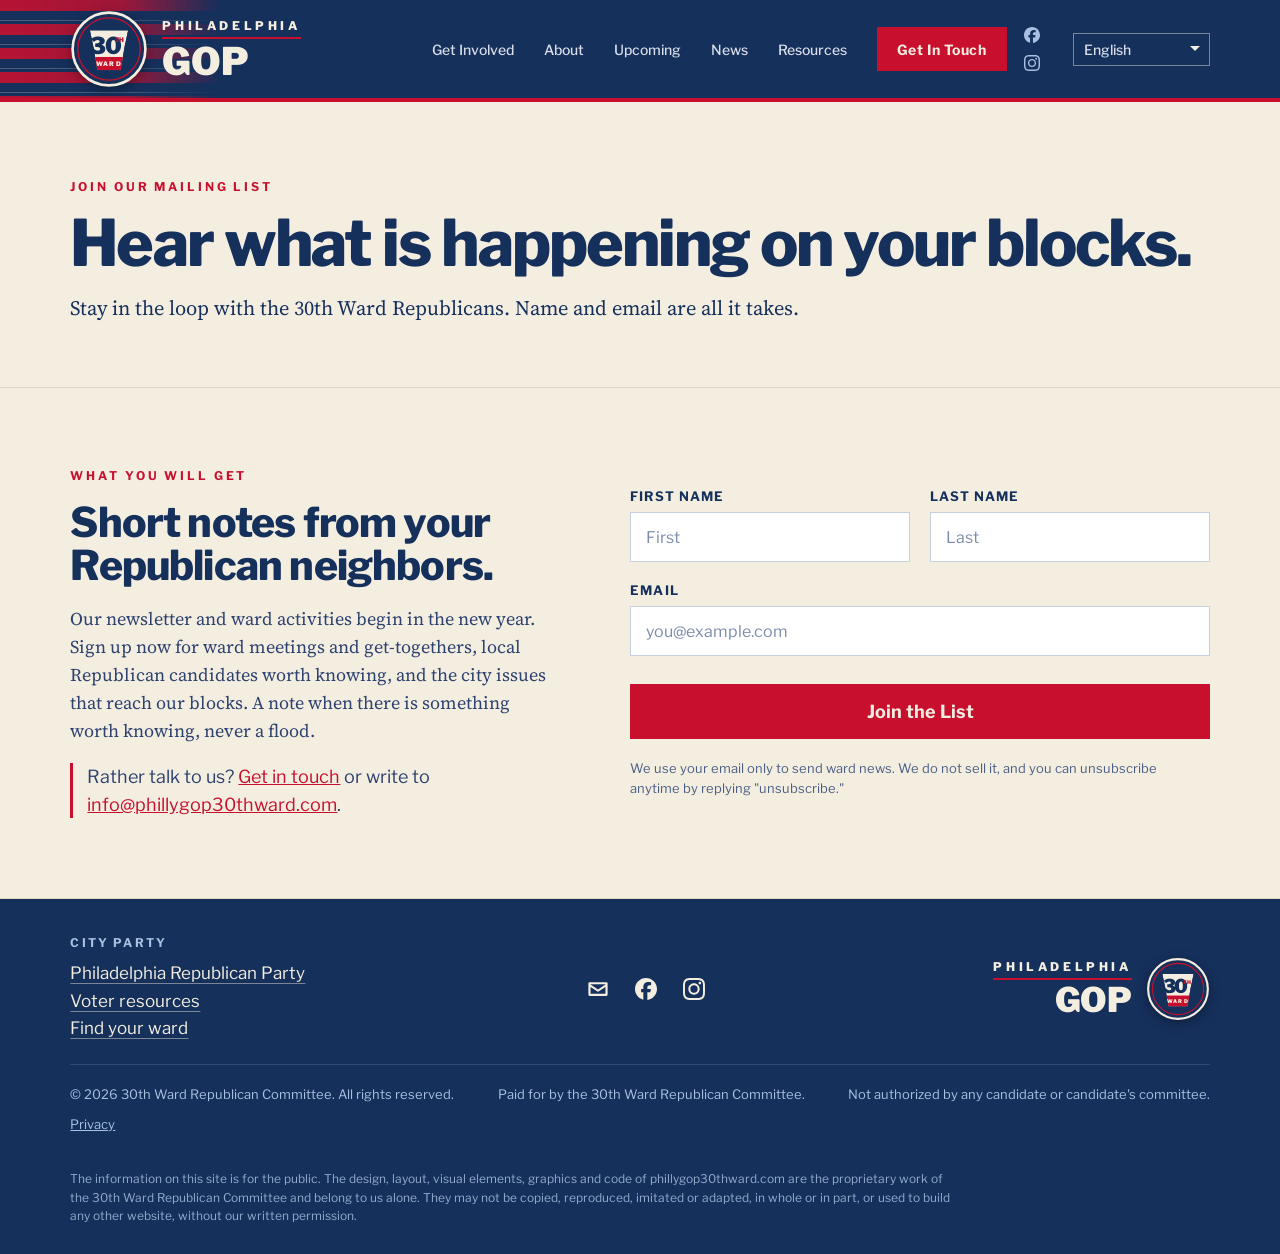
<file: join.html>
<!doctype html>
<!--
  phillygop30thward.com
  © 2026 30th Ward Republican Committee. All rights reserved.
  The design, layout, visual elements, graphics and code of this website are proprietary.
  No license is granted to copy, reproduce, imitate, adapt or reuse them, in whole or in part, without written permission.
-->
<html lang="en">
<head>
<!-- w30 layout fvszx -->
<meta charset="utf-8">
<meta name="copyright" content="© 2026 30th Ward Republican Committee. Design, layout, visual elements and code are proprietary. All rights reserved.">
<meta name="viewport" content="width=device-width, initial-scale=1">
<title>Join Our Mailing List · 30th Ward Republicans (GOP) · Philadelphia</title>
<meta name="description" content="Join the 30th Ward Republicans mailing list for ward meetings, local Republican candidates and the city issues that reach our blocks.">
<meta name="keywords" content="Philly GOP, Philadelphia GOP, 30th Ward Republicans, 30th Ward GOP, Philadelphia Republican Party, Republican City Committee, Philadelphia Republicans, Pennsylvania Republicans, Grand Old Party, Republican committeeperson, Republican ward leader, Graduate Hospital, Southwest Center City, Center City Philadelphia, South Philadelphia">
<meta property="og:type" content="website">
<meta property="og:site_name" content="30th Ward Philadelphia GOP">
<meta property="og:title" content="Join Our Mailing List · 30th Ward Philadelphia GOP">
<meta property="og:description" content="Join the 30th Ward Republicans mailing list for ward meetings, local Republican candidates and the city issues that reach our blocks.">
<link rel="canonical" href="https://phillygop30thward.com/join.html">
<meta property="og:url" content="https://phillygop30thward.com/join.html">
<meta property="og:image" content="https://phillygop30thward.com/img/share.jpg">
<meta property="og:image:width" content="1200">
<meta property="og:image:height" content="630">
<meta property="og:image:alt" content="30th Ward Philadelphia GOP. Neighbors first. Philly always.">
<meta name="twitter:card" content="summary_large_image">
<meta name="twitter:image" content="https://phillygop30thward.com/img/share.jpg">
<link rel="icon" href="favicon.svg" type="image/svg+xml">
<link rel="preconnect" href="https://fonts.googleapis.com">
<link rel="preconnect" href="https://fonts.gstatic.com" crossorigin>
<link rel="stylesheet" href="https://fonts.googleapis.com/css2?family=Libre+Franklin:wght@400;500;600;700;800&family=Source+Serif+4:opsz,wght@8..60,400;8..60,600&display=swap">
<link rel="stylesheet" href="style.css?v=20261111c">
</head>
<body>
<a class="skip" href="#main">Skip to content</a>

<header>
  <div class="wrap">
    <a class="brand" href="index.html" aria-label="30th Ward Philadelphia GOP, home">
      <svg class="mark" width="78" height="78" viewBox="0 0 120 120" aria-hidden="true"><circle cx="60" cy="60" r="56" fill="#16305C" stroke="#F4EEE1" stroke-width="4"/><circle cx="60" cy="60" r="48" fill="none" stroke="#C8102E" stroke-width="2"/><g transform="translate(28 30) scale(.64)"><defs><clipPath id="ks1"><path d="M4 2h92l-9 42-9 54H22l-9-54z"/></clipPath></defs><g clip-path="url(#ks1)"><path d="M4 2h92l-9 42-9 54H22l-9-54z" fill="#F4EEE1"/><rect x="0" y="66" width="100" height="34" fill="#C8102E"/></g><text x="41" y="58" text-anchor="middle" font-family="Libre Franklin, Arial, sans-serif" font-size="56" font-weight="900" letter-spacing="-4" fill="#16305C">30</text><text x="76" y="31" text-anchor="middle" font-family="Libre Franklin, Arial, sans-serif" font-size="15" font-weight="900" fill="#C8102E">TH</text><text x="50" y="87" text-anchor="middle" font-family="Libre Franklin, Arial, sans-serif" font-size="15" font-weight="900" letter-spacing="3" fill="#F4EEE1">WARD</text></g></svg>
      <span class="wm"><small>PHILADELPHIA</small><b>GOP</b></span>
    </a>
    <nav aria-label="Main">
      <a class="nl" href="index.html#involved">Get Involved</a>
      <a class="nl" href="index.html#about">About</a>
      <a class="nl" href="calendar.html">Upcoming</a>
      <a class="nl" href="news.html">News</a>
      <a class="nl" href="voting.html">Resources</a>
      <a class="btn btn-red" href="index.html#start">Get In Touch</a>
      <span class="hd-social"><a class="so" href="https://www.facebook.com/PhillyGOP30thWard" target="_blank" rel="noopener" aria-label="Facebook"><svg viewBox="100 100 500 500" width="16" height="16" aria-hidden="true"><path fill="currentColor" d="M600 350C600 211.92 488.07 100 350 100C211.92 100 100 211.92 100 350C100 467.24 180.71 565.62 289.60 592.63L289.60 426.39L238.05 426.39L238.05 350L289.60 350L289.60 317.08C289.60 231.98 328.11 192.55 411.65 192.55C427.49 192.55 454.82 195.65 466 198.76L466 268.01C460.10 267.39 449.85 267.08 437.11 267.08C396.12 267.08 380.28 282.60 380.28 322.98L380.28 350L461.94 350L447.91 426.39L380.28 426.39L380.28 598.16C504.07 583.21 600 477.81 600 350"/></svg></a><a class="so" href="https://www.instagram.com/phillygop30thward" target="_blank" rel="noopener" aria-label="Instagram"><svg viewBox="2.5 2.5 1000 1000" width="16" height="16" aria-hidden="true"><path fill="currentColor" d="M295.42,6c-53.2,2.51-89.53,11-121.29,23.48-32.87,12.81-60.73,30-88.45,57.82S40.89,143,28.17,175.92c-12.31,31.83-20.65,68.19-23,121.42S2.3,367.68,2.56,503.46,3.42,656.26,6,709.6c2.54,53.19,11,89.51,23.48,121.28,12.83,32.87,30,60.72,57.83,88.45S143,964.09,176,976.83c31.8,12.29,68.17,20.67,121.39,23s70.35,2.87,206.09,2.61,152.83-.86,206.16-3.39S799.1,988,830.88,975.58c32.87-12.86,60.74-30,88.45-57.84S964.1,862,976.81,829.06c12.32-31.8,20.69-68.17,23-121.35,2.33-53.37,2.88-70.41,2.62-206.17s-.87-152.78-3.4-206.1-11-89.53-23.47-121.32c-12.85-32.87-30-60.7-57.82-88.45S862,40.87,829.07,28.19c-31.82-12.31-68.17-20.7-121.39-23S637.33,2.3,501.54,2.56,348.75,3.4,295.42,6m5.84,903.88c-48.75-2.12-75.22-10.22-92.86-17-23.36-9-40-19.88-57.58-37.29s-28.38-34.11-37.5-57.42c-6.85-17.64-15.1-44.08-17.38-92.83-2.48-52.69-3-68.51-3.29-202s.22-149.29,2.53-202c2.08-48.71,10.23-75.21,17-92.84,9-23.39,19.84-40,37.29-57.57s34.1-28.39,57.43-37.51c17.62-6.88,44.06-15.06,92.79-17.38,52.73-2.5,68.53-3,202-3.29s149.31.21,202.06,2.53c48.71,2.12,75.22,10.19,92.83,17,23.37,9,40,19.81,57.57,37.29s28.4,34.07,37.52,57.45c6.89,17.57,15.07,44,17.37,92.76,2.51,52.73,3.08,68.54,3.32,202s-.23,149.31-2.54,202c-2.13,48.75-10.21,75.23-17,92.89-9,23.35-19.85,40-37.31,57.56s-34.09,28.38-57.43,37.5c-17.6,6.87-44.07,15.07-92.76,17.39-52.73,2.48-68.53,3-202.05,3.29s-149.27-.25-202-2.53m407.6-674.61a60,60,0,1,0,59.88-60.1,60,60,0,0,0-59.88,60.1M245.77,503c.28,141.8,115.44,256.49,257.21,256.22S759.52,643.8,759.25,502,643.79,245.48,502,245.76,245.5,361.22,245.77,503m90.06-.18a166.67,166.67,0,1,1,167,166.34,166.65,166.65,0,0,1-167-166.34"/></svg></a></span>
      <button class="menu-btn" type="button" aria-expanded="false" aria-controls="m-panel"><span></span><span></span><span></span><b class="sr-only">Menu</b></button>
    </nav>
  </div>
  <div class="m-panel" id="m-panel" hidden><a href="index.html#involved">Get Involved</a><a href="index.html#about">About</a><a href="calendar.html">Upcoming</a><a href="news.html">News</a><a href="voting.html">Resources</a><a href="block-issue.html">Report a Block Issue</a><a href="join.html">Join Our Mailing List</a><a href="https://www.facebook.com/PhillyGOP30thWard" target="_blank" rel="noopener">Facebook</a><a href="https://www.instagram.com/phillygop30thward" target="_blank" rel="noopener">Instagram</a></div>
</header>

<main id="main">
  <section class="page-hero">
    <div class="wrap">
      <p class="eyebrow">Join our mailing list</p>
      <h1>Hear what is happening on your blocks.</h1>
      <p class="lede serif">Stay in the loop with the 30th Ward Republicans. Name and email are all it takes.</p>
    </div>
  </section>

  <section class="start join-list" id="join">
    <div class="wrap">
      <div class="start-head">
        <p class="eyebrow">What you will get</p>
        <h2>Short notes from your Republican neighbors.</h2>
        <p>Our newsletter and ward activities begin in the new year. Sign up now for ward meetings and get-togethers, local Republican candidates worth knowing, and the city issues that reach our blocks. A note when there is something worth knowing, never a flood.</p>
        <p class="lookup">Rather talk to us? <a href="index.html#start">Get in touch</a> or write to <a href="mailto:info@phillygop30thward.com">info@phillygop30thward.com</a>.</p>
      </div>

      <form id="join-form" data-endpoint="https://formsubmit.co/ajax/info@phillygop30thward.com" novalidate>
        <div class="row">
          <label>First name<input type="text" name="first_name" placeholder="First" autocomplete="given-name" required></label>
          <label>Last name<input type="text" name="last_name" placeholder="Last" autocomplete="family-name" required></label>
        </div>
        <label>Email<input type="email" name="email" placeholder="you@example.com" autocomplete="email" required></label>
        <input type="hidden" name="list" value="Mailing list">
        <input class="hp" type="text" name="_honey" tabindex="-1" autocomplete="off" aria-hidden="true">
        <input type="hidden" name="_subject" value="Mailing list: phillygop30thward.com">
        <input type="hidden" name="_template" value="table">
        <input type="hidden" name="_captcha" value="false">
        <button class="btn btn-red" type="submit">Join the List</button>
        <div class="status" id="join-status" role="status" aria-live="polite"></div>
        <p class="fine">We use your email only to send ward news. We do not sell it, and you can unsubscribe anytime by replying "unsubscribe."</p>
      </form>
    </div>
  </section>
</main>

<footer id="meetings">
  <div class="wrap">
    <div class="ft">
      <a class="ft-brand" href="index.html" aria-label="30th Ward Philadelphia GOP, home">
        <svg class="mark" width="78" height="78" viewBox="0 0 120 120" aria-hidden="true"><circle cx="60" cy="60" r="56" fill="#16305C" stroke="#F4EEE1" stroke-width="4"/><circle cx="60" cy="60" r="48" fill="none" stroke="#C8102E" stroke-width="2"/><g transform="translate(28 30) scale(.64)"><defs><clipPath id="ks2"><path d="M4 2h92l-9 42-9 54H22l-9-54z"/></clipPath></defs><g clip-path="url(#ks2)"><path d="M4 2h92l-9 42-9 54H22l-9-54z" fill="#F4EEE1"/><rect x="0" y="66" width="100" height="34" fill="#C8102E"/></g><text x="41" y="58" text-anchor="middle" font-family="Libre Franklin, Arial, sans-serif" font-size="56" font-weight="900" letter-spacing="-4" fill="#16305C">30</text><text x="76" y="31" text-anchor="middle" font-family="Libre Franklin, Arial, sans-serif" font-size="15" font-weight="900" fill="#C8102E">TH</text><text x="50" y="87" text-anchor="middle" font-family="Libre Franklin, Arial, sans-serif" font-size="15" font-weight="900" letter-spacing="3" fill="#F4EEE1">WARD</text></g></svg>
      <span class="wm"><small>PHILADELPHIA</small><b>GOP</b></span>
      </a>
      <div class="ft-cols">
        <div>
          <h2>CITY PARTY</h2>
          <p><a href="https://phillygop.com/" target="_blank" rel="noopener">Philadelphia Republican Party</a><br><a href="voting.html">Voter resources</a><br><a href="wards.html">Find your ward</a></p>
        </div>
      </div>
    <p class="ft-social"><a class="so" href="mailto:phillygop30thward@gmail.com" aria-label="Email phillygop30thward@gmail.com"><svg viewBox="0 0 24 24" width="22" height="22" aria-hidden="true"><path fill="currentColor" d="M3 4.5h18A1.5 1.5 0 0 1 22.5 6v12a1.5 1.5 0 0 1-1.5 1.5H3A1.5 1.5 0 0 1 1.5 18V6A1.5 1.5 0 0 1 3 4.5zm.9 2.4v.3L12 12.6l8.1-5.4v-.3zm16.2 2.9L12.6 14.8a1.1 1.1 0 0 1-1.2 0L3.9 9.8v7.3h16.2z"/></svg></a><a class="so" href="https://www.facebook.com/PhillyGOP30thWard" target="_blank" rel="noopener" aria-label="Facebook"><svg viewBox="100 100 500 500" width="22" height="22" aria-hidden="true"><path fill="currentColor" d="M600 350C600 211.92 488.07 100 350 100C211.92 100 100 211.92 100 350C100 467.24 180.71 565.62 289.60 592.63L289.60 426.39L238.05 426.39L238.05 350L289.60 350L289.60 317.08C289.60 231.98 328.11 192.55 411.65 192.55C427.49 192.55 454.82 195.65 466 198.76L466 268.01C460.10 267.39 449.85 267.08 437.11 267.08C396.12 267.08 380.28 282.60 380.28 322.98L380.28 350L461.94 350L447.91 426.39L380.28 426.39L380.28 598.16C504.07 583.21 600 477.81 600 350"/></svg></a><a class="so" href="https://www.instagram.com/phillygop30thward" target="_blank" rel="noopener" aria-label="Instagram"><svg viewBox="2.5 2.5 1000 1000" width="22" height="22" aria-hidden="true"><path fill="currentColor" d="M295.42,6c-53.2,2.51-89.53,11-121.29,23.48-32.87,12.81-60.73,30-88.45,57.82S40.89,143,28.17,175.92c-12.31,31.83-20.65,68.19-23,121.42S2.3,367.68,2.56,503.46,3.42,656.26,6,709.6c2.54,53.19,11,89.51,23.48,121.28,12.83,32.87,30,60.72,57.83,88.45S143,964.09,176,976.83c31.8,12.29,68.17,20.67,121.39,23s70.35,2.87,206.09,2.61,152.83-.86,206.16-3.39S799.1,988,830.88,975.58c32.87-12.86,60.74-30,88.45-57.84S964.1,862,976.81,829.06c12.32-31.8,20.69-68.17,23-121.35,2.33-53.37,2.88-70.41,2.62-206.17s-.87-152.78-3.4-206.1-11-89.53-23.47-121.32c-12.85-32.87-30-60.7-57.82-88.45S862,40.87,829.07,28.19c-31.82-12.31-68.17-20.7-121.39-23S637.33,2.3,501.54,2.56,348.75,3.4,295.42,6m5.84,903.88c-48.75-2.12-75.22-10.22-92.86-17-23.36-9-40-19.88-57.58-37.29s-28.38-34.11-37.5-57.42c-6.85-17.64-15.1-44.08-17.38-92.83-2.48-52.69-3-68.51-3.29-202s.22-149.29,2.53-202c2.08-48.71,10.23-75.21,17-92.84,9-23.39,19.84-40,37.29-57.57s34.1-28.39,57.43-37.51c17.62-6.88,44.06-15.06,92.79-17.38,52.73-2.5,68.53-3,202-3.29s149.31.21,202.06,2.53c48.71,2.12,75.22,10.19,92.83,17,23.37,9,40,19.81,57.57,37.29s28.4,34.07,37.52,57.45c6.89,17.57,15.07,44,17.37,92.76,2.51,52.73,3.08,68.54,3.32,202s-.23,149.31-2.54,202c-2.13,48.75-10.21,75.23-17,92.89-9,23.35-19.85,40-37.31,57.56s-34.09,28.38-57.43,37.5c-17.6,6.87-44.07,15.07-92.76,17.39-52.73,2.48-68.53,3-202.05,3.29s-149.27-.25-202-2.53m407.6-674.61a60,60,0,1,0,59.88-60.1,60,60,0,0,0-59.88,60.1M245.77,503c.28,141.8,115.44,256.49,257.21,256.22S759.52,643.8,759.25,502,643.79,245.48,502,245.76,245.5,361.22,245.77,503m90.06-.18a166.67,166.67,0,1,1,167,166.34,166.65,166.65,0,0,1-167-166.34"/></svg></a></p>
    </div>
    <div class="legal">
      <div>© <span class="yr">2026</span> 30th Ward Republican Committee. All rights reserved.</div>
      <div>Paid for by the 30th Ward Republican Committee.</div>
      <div>Not authorized by any candidate or candidate's committee.</div>
      <div><a href="privacy.html" style="color:inherit">Privacy</a></div>
    </div>
    <p class="ip-notice">The information on this site is for the public. The design, layout, visual elements, graphics and code of phillygop30thward.com are the proprietary work of the 30th Ward Republican Committee and belong to us alone. They may not be copied, reproduced, imitated or adapted, in whole or in part, or used to build any other website, without our written permission.</p>
  </div>
</footer>

<script>document.querySelectorAll('.yr').forEach(function(e){e.textContent=new Date().getFullYear();});</script>
<script src="gc-gate.js?v=20261102b"></script>
<button class="to-top" type="button" aria-label="Back to top" hidden><svg width="20" height="20" viewBox="0 0 24 24" fill="none" stroke="currentColor" stroke-width="2.5" stroke-linecap="round" stroke-linejoin="round" aria-hidden="true"><path d="M12 19V5M5 12l7-7 7 7"/></svg></button>
<script>
(function(){
  var h=document.querySelector('header'),b=h.querySelector('.menu-btn'),p=document.getElementById('m-panel'),t=document.querySelector('.to-top');
  function close(){h.classList.remove('open');b.setAttribute('aria-expanded','false');p.hidden=true;}
  b.addEventListener('click',function(){var o=!h.classList.contains('open');h.classList.toggle('open',o);b.setAttribute('aria-expanded',o);p.hidden=!o;});
  p.addEventListener('click',function(e){if(e.target.tagName==='A')close();});
  window.addEventListener('resize',function(){if(window.innerWidth>820)close();});
  window.addEventListener('scroll',function(){t.hidden=!(window.scrollY>700&&window.innerWidth<=820);},{passive:true});
  t.addEventListener('click',function(){window.scrollTo({top:0,behavior:'smooth'});});
})();
</script>
<script>
(function(){
  // Mailing-list sign-ups go to info@ through FormSubmit, with an email-app fallback if the send fails.
  var form=document.getElementById('join-form'), status=document.getElementById('join-status');
  if(!form) return;
  function say(msg){status.textContent=msg;status.classList.add('show');}
  function fields(){var fd=new FormData(form);fd.set('_subject','Mailing list: '+(fd.get('first_name')+' '+fd.get('last_name')).trim());return fd;}
  function mailto(){
    var f=fields();
    location.href='mailto:info@phillygop30thward.com?subject='+encodeURIComponent(f.get('_subject'))+'&body='+encodeURIComponent('Please add me to the 30th Ward mailing list.\n\nName: '+f.get('first_name')+' '+f.get('last_name')+'\nEmail: '+f.get('email'));
    say('Your email app should open with your sign-up ready to send.');
  }
  form.addEventListener('submit',function(e){
    e.preventDefault();
    var bad=[].slice.call(form.querySelectorAll('[required]')).filter(function(i){return !i.value.trim()||(i.type==='email'&&!/^\S+@\S+\.\S+$/.test(i.value));});
    if(bad.length){bad[0].focus();say('Please fill in your name and a valid email.');return;}
    var btn=form.querySelector('button');btn.disabled=true;btn.textContent='Joining…';
    fetch(form.getAttribute('data-endpoint'),{method:'POST',body:fields(),headers:{'Accept':'application/json'}})
      .then(function(r){return r.json().catch(function(){return {};}).then(function(j){if(!r.ok||String(j.success)==='false')throw 0;});})
      .then(function(){form.reset();say('You are on the list. Welcome, neighbor.');})
      .catch(mailto)
      .then(function(){btn.disabled=false;btn.textContent='Join the List';});
  });
})();
</script>
<script src="lang.js?v=20261026a" defer></script>
</body>
</html>
</file>
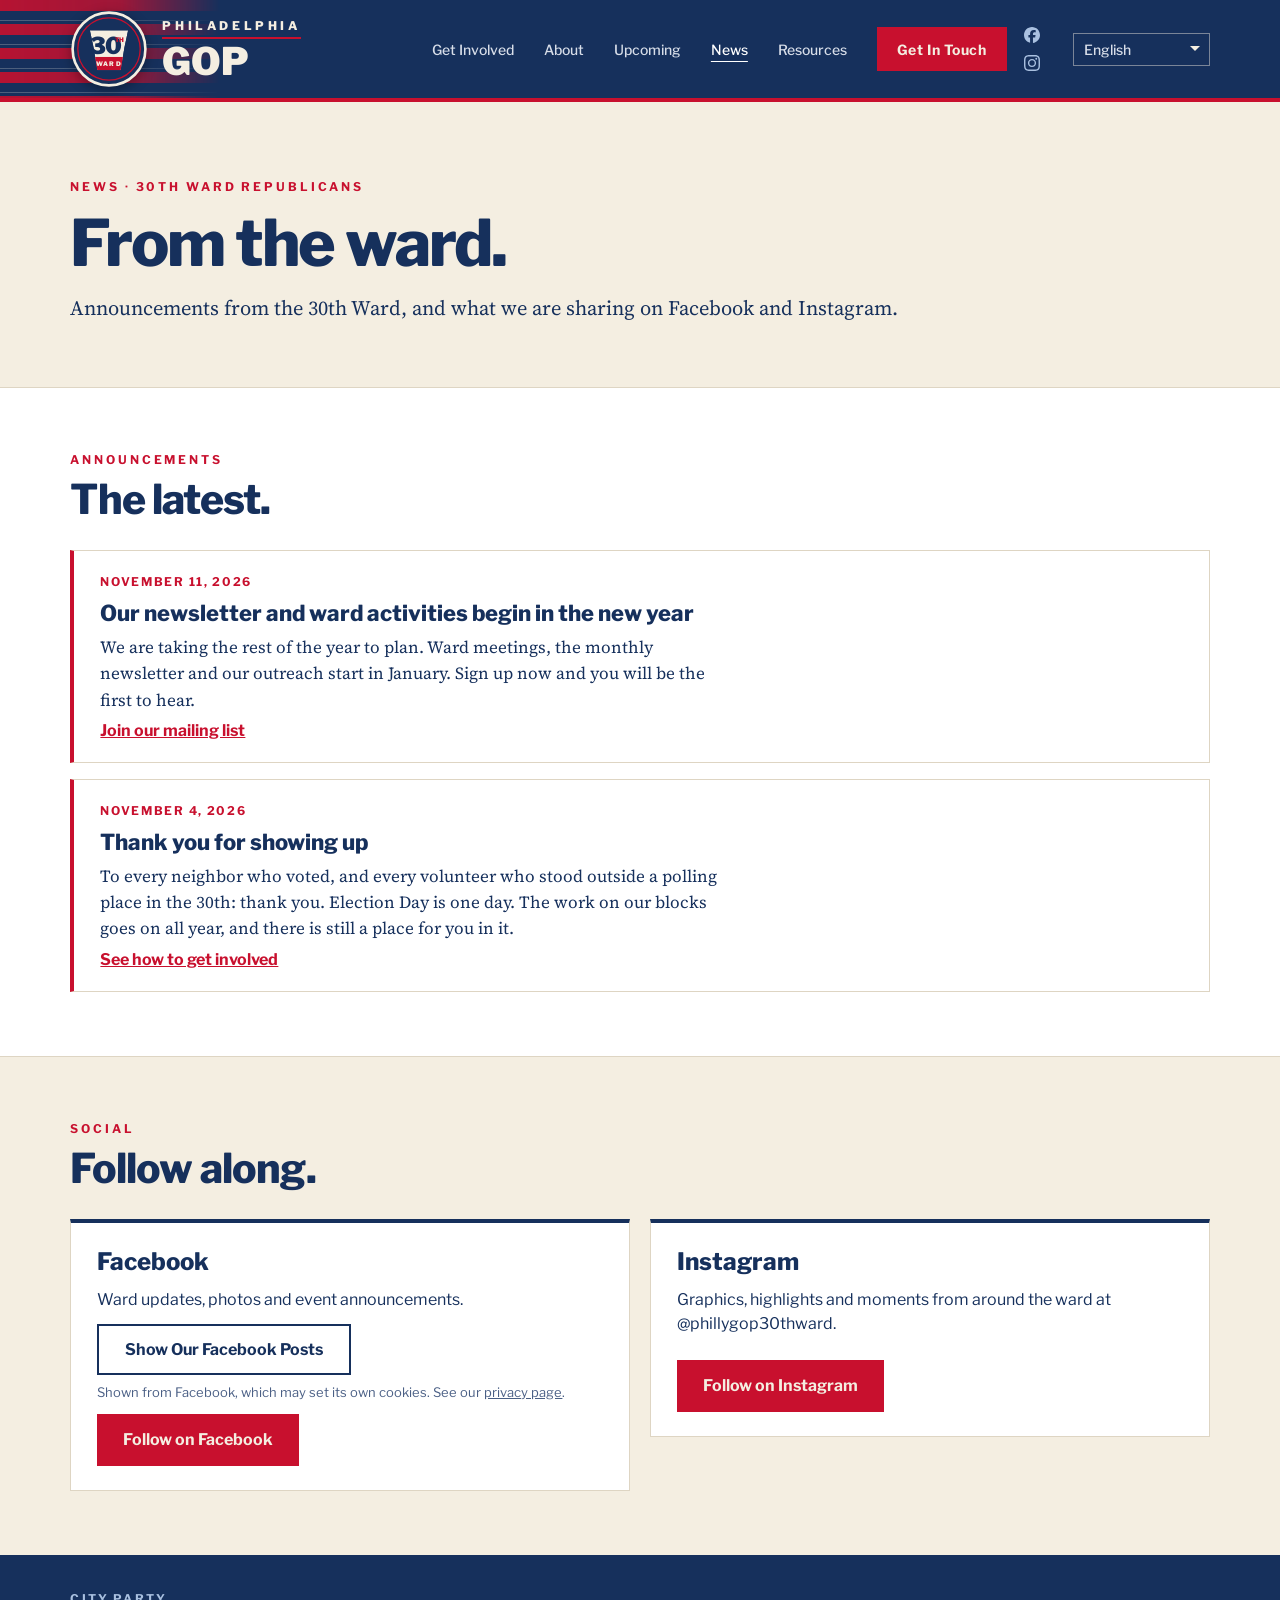
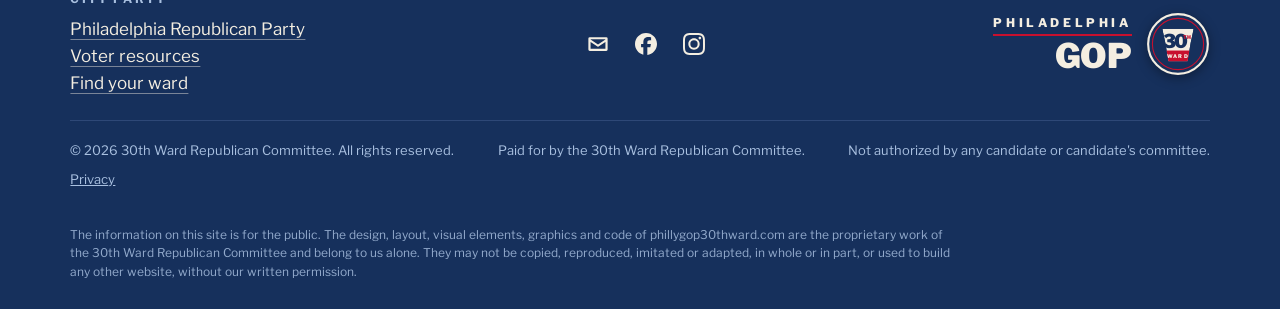
<file: news.html>
<!doctype html>
<!--
  phillygop30thward.com
  © 2026 30th Ward Republican Committee. All rights reserved.
  The design, layout, visual elements, graphics and code of this website are proprietary.
  No license is granted to copy, reproduce, imitate, adapt or reuse them, in whole or in part, without written permission.
-->
<html lang="en">
<head>
<!-- w30 layout fvszx -->
<meta charset="utf-8">
<meta name="copyright" content="© 2026 30th Ward Republican Committee. Design, layout, visual elements and code are proprietary. All rights reserved.">
<meta name="viewport" content="width=device-width, initial-scale=1">
<title>News · 30th Ward Republicans (GOP) · Philadelphia</title>
<meta name="description" content="Announcements from the 30th Ward Republicans, plus our latest Facebook and Instagram posts.">
<meta name="keywords" content="Philly GOP, Philadelphia GOP, 30th Ward Republicans, 30th Ward GOP, Philadelphia Republican Party, Republican City Committee, Philadelphia Republicans, Pennsylvania Republicans, Grand Old Party, Republican committeeperson, Republican ward leader, Graduate Hospital, Southwest Center City, Center City Philadelphia, South Philadelphia">
<meta property="og:type" content="website">
<meta property="og:site_name" content="30th Ward Philadelphia GOP">
<meta property="og:title" content="News · 30th Ward Philadelphia GOP">
<meta property="og:description" content="Announcements from the 30th Ward Republicans, plus our latest Facebook and Instagram posts.">
<link rel="canonical" href="https://phillygop30thward.com/news.html">
<meta property="og:url" content="https://phillygop30thward.com/news.html">
<meta property="og:image" content="https://phillygop30thward.com/img/share.jpg">
<meta property="og:image:width" content="1200">
<meta property="og:image:height" content="630">
<meta property="og:image:alt" content="30th Ward Philadelphia GOP. Neighbors first. Philly always.">
<meta name="twitter:card" content="summary_large_image">
<meta name="twitter:image" content="https://phillygop30thward.com/img/share.jpg">
<link rel="icon" href="favicon.svg" type="image/svg+xml">
<link rel="preconnect" href="https://fonts.googleapis.com">
<link rel="preconnect" href="https://fonts.gstatic.com" crossorigin>
<link rel="stylesheet" href="https://fonts.googleapis.com/css2?family=Libre+Franklin:wght@400;500;600;700;800&family=Source+Serif+4:opsz,wght@8..60,400;8..60,600&display=swap">
<link rel="stylesheet" href="style.css?v=20261111c">
</head>
<body>
<a class="skip" href="#main">Skip to content</a>

<header>
  <div class="wrap">
    <a class="brand" href="index.html" aria-label="30th Ward Philadelphia GOP, home">
      <svg class="mark" width="78" height="78" viewBox="0 0 120 120" aria-hidden="true"><circle cx="60" cy="60" r="56" fill="#16305C" stroke="#F4EEE1" stroke-width="4"/><circle cx="60" cy="60" r="48" fill="none" stroke="#C8102E" stroke-width="2"/><g transform="translate(28 30) scale(.64)"><defs><clipPath id="ks1"><path d="M4 2h92l-9 42-9 54H22l-9-54z"/></clipPath></defs><g clip-path="url(#ks1)"><path d="M4 2h92l-9 42-9 54H22l-9-54z" fill="#F4EEE1"/><rect x="0" y="66" width="100" height="34" fill="#C8102E"/></g><text x="41" y="58" text-anchor="middle" font-family="Libre Franklin, Arial, sans-serif" font-size="56" font-weight="900" letter-spacing="-4" fill="#16305C">30</text><text x="76" y="31" text-anchor="middle" font-family="Libre Franklin, Arial, sans-serif" font-size="15" font-weight="900" fill="#C8102E">TH</text><text x="50" y="87" text-anchor="middle" font-family="Libre Franklin, Arial, sans-serif" font-size="15" font-weight="900" letter-spacing="3" fill="#F4EEE1">WARD</text></g></svg>
      <span class="wm"><small>PHILADELPHIA</small><b>GOP</b></span>
    </a>
    <nav aria-label="Main">
      <a class="nl" href="index.html#involved">Get Involved</a>
      <a class="nl" href="index.html#about">About</a>
      <a class="nl" href="calendar.html">Upcoming</a>
      <a class="nl" href="news.html" aria-current="page">News</a>
      <a class="nl" href="voting.html">Resources</a>
      <a class="btn btn-red" href="index.html#start">Get In Touch</a>
      <span class="hd-social"><a class="so" href="https://www.facebook.com/PhillyGOP30thWard" target="_blank" rel="noopener" aria-label="Facebook"><svg viewBox="100 100 500 500" width="16" height="16" aria-hidden="true"><path fill="currentColor" d="M600 350C600 211.92 488.07 100 350 100C211.92 100 100 211.92 100 350C100 467.24 180.71 565.62 289.60 592.63L289.60 426.39L238.05 426.39L238.05 350L289.60 350L289.60 317.08C289.60 231.98 328.11 192.55 411.65 192.55C427.49 192.55 454.82 195.65 466 198.76L466 268.01C460.10 267.39 449.85 267.08 437.11 267.08C396.12 267.08 380.28 282.60 380.28 322.98L380.28 350L461.94 350L447.91 426.39L380.28 426.39L380.28 598.16C504.07 583.21 600 477.81 600 350"/></svg></a><a class="so" href="https://www.instagram.com/phillygop30thward" target="_blank" rel="noopener" aria-label="Instagram"><svg viewBox="2.5 2.5 1000 1000" width="16" height="16" aria-hidden="true"><path fill="currentColor" d="M295.42,6c-53.2,2.51-89.53,11-121.29,23.48-32.87,12.81-60.73,30-88.45,57.82S40.89,143,28.17,175.92c-12.31,31.83-20.65,68.19-23,121.42S2.3,367.68,2.56,503.46,3.42,656.26,6,709.6c2.54,53.19,11,89.51,23.48,121.28,12.83,32.87,30,60.72,57.83,88.45S143,964.09,176,976.83c31.8,12.29,68.17,20.67,121.39,23s70.35,2.87,206.09,2.61,152.83-.86,206.16-3.39S799.1,988,830.88,975.58c32.87-12.86,60.74-30,88.45-57.84S964.1,862,976.81,829.06c12.32-31.8,20.69-68.17,23-121.35,2.33-53.37,2.88-70.41,2.62-206.17s-.87-152.78-3.4-206.1-11-89.53-23.47-121.32c-12.85-32.87-30-60.7-57.82-88.45S862,40.87,829.07,28.19c-31.82-12.31-68.17-20.7-121.39-23S637.33,2.3,501.54,2.56,348.75,3.4,295.42,6m5.84,903.88c-48.75-2.12-75.22-10.22-92.86-17-23.36-9-40-19.88-57.58-37.29s-28.38-34.11-37.5-57.42c-6.85-17.64-15.1-44.08-17.38-92.83-2.48-52.69-3-68.51-3.29-202s.22-149.29,2.53-202c2.08-48.71,10.23-75.21,17-92.84,9-23.39,19.84-40,37.29-57.57s34.1-28.39,57.43-37.51c17.62-6.88,44.06-15.06,92.79-17.38,52.73-2.5,68.53-3,202-3.29s149.31.21,202.06,2.53c48.71,2.12,75.22,10.19,92.83,17,23.37,9,40,19.81,57.57,37.29s28.4,34.07,37.52,57.45c6.89,17.57,15.07,44,17.37,92.76,2.51,52.73,3.08,68.54,3.32,202s-.23,149.31-2.54,202c-2.13,48.75-10.21,75.23-17,92.89-9,23.35-19.85,40-37.31,57.56s-34.09,28.38-57.43,37.5c-17.6,6.87-44.07,15.07-92.76,17.39-52.73,2.48-68.53,3-202.05,3.29s-149.27-.25-202-2.53m407.6-674.61a60,60,0,1,0,59.88-60.1,60,60,0,0,0-59.88,60.1M245.77,503c.28,141.8,115.44,256.49,257.21,256.22S759.52,643.8,759.25,502,643.79,245.48,502,245.76,245.5,361.22,245.77,503m90.06-.18a166.67,166.67,0,1,1,167,166.34,166.65,166.65,0,0,1-167-166.34"/></svg></a></span>
      <button class="menu-btn" type="button" aria-expanded="false" aria-controls="m-panel"><span></span><span></span><span></span><b class="sr-only">Menu</b></button>
    </nav>
  </div>
  <div class="m-panel" id="m-panel" hidden><a href="index.html#involved">Get Involved</a><a href="index.html#about">About</a><a href="calendar.html">Upcoming</a><a href="news.html">News</a><a href="voting.html">Resources</a><a href="https://www.facebook.com/PhillyGOP30thWard" target="_blank" rel="noopener">Facebook</a><a href="https://www.instagram.com/phillygop30thward" target="_blank" rel="noopener">Instagram</a></div>
</header>

<main id="main">
  <section class="page-hero">
    <div class="wrap">
      <p class="eyebrow">News · 30th Ward Republicans</p>
      <h1>From the ward.</h1>
      <p class="lede serif">Announcements from the 30th Ward, and what we are sharing on Facebook and Instagram.</p>
    </div>
  </section>

  <section class="sec band" id="announcements">
    <div class="wrap">
      <div>
        <p class="eyebrow">Announcements</p>
        <h2 class="big">The latest.</h2>
      </div>
      <ol class="news" id="news-list"><li class="ev-empty">Loading announcements…</li></ol>
    </div>
  </section>

  <section class="sec" id="social">
    <div class="wrap">
      <div>
        <p class="eyebrow">Social</p>
        <h2 class="big">Follow along.</h2>
      </div>
      <div class="social-grid">
        <div class="social-card">
          <h3>Facebook</h3>
          <p>Ward updates, photos and event announcements.</p>
          <div class="fb-slot" id="fb-slot">
            <button type="button" class="btn btn-line" id="fb-load">Show Our Facebook Posts</button>
            <p class="fb-note">Shown from Facebook, which may set its own cookies. See our <a href="privacy.html">privacy page</a>.</p>
          </div>
          <p><a class="btn btn-red" href="https://www.facebook.com/PhillyGOP30thWard" target="_blank" rel="noopener">Follow on Facebook</a></p>
        </div>
        <div class="social-card">
          <h3>Instagram</h3>
          <p>Graphics, highlights and moments from around the ward at @phillygop30thward.</p>
          <div class="ig-posts" id="ig-posts"></div>
          <p><a class="btn btn-red" href="https://www.instagram.com/phillygop30thward" target="_blank" rel="noopener">Follow on Instagram</a></p>
        </div>
      </div>
    </div>
  </section>
</main>

</main>

<footer id="meetings">
  <div class="wrap">
    <div class="ft">
      <a class="ft-brand" href="index.html" aria-label="30th Ward Philadelphia GOP, home">
        <svg class="mark" width="78" height="78" viewBox="0 0 120 120" aria-hidden="true"><circle cx="60" cy="60" r="56" fill="#16305C" stroke="#F4EEE1" stroke-width="4"/><circle cx="60" cy="60" r="48" fill="none" stroke="#C8102E" stroke-width="2"/><g transform="translate(28 30) scale(.64)"><defs><clipPath id="ks2"><path d="M4 2h92l-9 42-9 54H22l-9-54z"/></clipPath></defs><g clip-path="url(#ks2)"><path d="M4 2h92l-9 42-9 54H22l-9-54z" fill="#F4EEE1"/><rect x="0" y="66" width="100" height="34" fill="#C8102E"/></g><text x="41" y="58" text-anchor="middle" font-family="Libre Franklin, Arial, sans-serif" font-size="56" font-weight="900" letter-spacing="-4" fill="#16305C">30</text><text x="76" y="31" text-anchor="middle" font-family="Libre Franklin, Arial, sans-serif" font-size="15" font-weight="900" fill="#C8102E">TH</text><text x="50" y="87" text-anchor="middle" font-family="Libre Franklin, Arial, sans-serif" font-size="15" font-weight="900" letter-spacing="3" fill="#F4EEE1">WARD</text></g></svg>
      <span class="wm"><small>PHILADELPHIA</small><b>GOP</b></span>
      </a>
      <div class="ft-cols">
        <div>
          <h2>CITY PARTY</h2>
          <p><a href="https://phillygop.com/" target="_blank" rel="noopener">Philadelphia Republican Party</a><br><a href="voting.html">Voter resources</a><br><a href="wards.html">Find your ward</a></p>
        </div>
      </div>
    <p class="ft-social"><a class="so" href="mailto:phillygop30thward@gmail.com" aria-label="Email phillygop30thward@gmail.com"><svg viewBox="0 0 24 24" width="22" height="22" aria-hidden="true"><path fill="currentColor" d="M3 4.5h18A1.5 1.5 0 0 1 22.5 6v12a1.5 1.5 0 0 1-1.5 1.5H3A1.5 1.5 0 0 1 1.5 18V6A1.5 1.5 0 0 1 3 4.5zm.9 2.4v.3L12 12.6l8.1-5.4v-.3zm16.2 2.9L12.6 14.8a1.1 1.1 0 0 1-1.2 0L3.9 9.8v7.3h16.2z"/></svg></a><a class="so" href="https://www.facebook.com/PhillyGOP30thWard" target="_blank" rel="noopener" aria-label="Facebook"><svg viewBox="100 100 500 500" width="22" height="22" aria-hidden="true"><path fill="currentColor" d="M600 350C600 211.92 488.07 100 350 100C211.92 100 100 211.92 100 350C100 467.24 180.71 565.62 289.60 592.63L289.60 426.39L238.05 426.39L238.05 350L289.60 350L289.60 317.08C289.60 231.98 328.11 192.55 411.65 192.55C427.49 192.55 454.82 195.65 466 198.76L466 268.01C460.10 267.39 449.85 267.08 437.11 267.08C396.12 267.08 380.28 282.60 380.28 322.98L380.28 350L461.94 350L447.91 426.39L380.28 426.39L380.28 598.16C504.07 583.21 600 477.81 600 350"/></svg></a><a class="so" href="https://www.instagram.com/phillygop30thward" target="_blank" rel="noopener" aria-label="Instagram"><svg viewBox="2.5 2.5 1000 1000" width="22" height="22" aria-hidden="true"><path fill="currentColor" d="M295.42,6c-53.2,2.51-89.53,11-121.29,23.48-32.87,12.81-60.73,30-88.45,57.82S40.89,143,28.17,175.92c-12.31,31.83-20.65,68.19-23,121.42S2.3,367.68,2.56,503.46,3.42,656.26,6,709.6c2.54,53.19,11,89.51,23.48,121.28,12.83,32.87,30,60.72,57.83,88.45S143,964.09,176,976.83c31.8,12.29,68.17,20.67,121.39,23s70.35,2.87,206.09,2.61,152.83-.86,206.16-3.39S799.1,988,830.88,975.58c32.87-12.86,60.74-30,88.45-57.84S964.1,862,976.81,829.06c12.32-31.8,20.69-68.17,23-121.35,2.33-53.37,2.88-70.41,2.62-206.17s-.87-152.78-3.4-206.1-11-89.53-23.47-121.32c-12.85-32.87-30-60.7-57.82-88.45S862,40.87,829.07,28.19c-31.82-12.31-68.17-20.7-121.39-23S637.33,2.3,501.54,2.56,348.75,3.4,295.42,6m5.84,903.88c-48.75-2.12-75.22-10.22-92.86-17-23.36-9-40-19.88-57.58-37.29s-28.38-34.11-37.5-57.42c-6.85-17.64-15.1-44.08-17.38-92.83-2.48-52.69-3-68.51-3.29-202s.22-149.29,2.53-202c2.08-48.71,10.23-75.21,17-92.84,9-23.39,19.84-40,37.29-57.57s34.1-28.39,57.43-37.51c17.62-6.88,44.06-15.06,92.79-17.38,52.73-2.5,68.53-3,202-3.29s149.31.21,202.06,2.53c48.71,2.12,75.22,10.19,92.83,17,23.37,9,40,19.81,57.57,37.29s28.4,34.07,37.52,57.45c6.89,17.57,15.07,44,17.37,92.76,2.51,52.73,3.08,68.54,3.32,202s-.23,149.31-2.54,202c-2.13,48.75-10.21,75.23-17,92.89-9,23.35-19.85,40-37.31,57.56s-34.09,28.38-57.43,37.5c-17.6,6.87-44.07,15.07-92.76,17.39-52.73,2.48-68.53,3-202.05,3.29s-149.27-.25-202-2.53m407.6-674.61a60,60,0,1,0,59.88-60.1,60,60,0,0,0-59.88,60.1M245.77,503c.28,141.8,115.44,256.49,257.21,256.22S759.52,643.8,759.25,502,643.79,245.48,502,245.76,245.5,361.22,245.77,503m90.06-.18a166.67,166.67,0,1,1,167,166.34,166.65,166.65,0,0,1-167-166.34"/></svg></a></p>
    </div>
    <div class="legal">
      <div>© <span class="yr">2026</span> 30th Ward Republican Committee. All rights reserved.</div>
      <div>Paid for by the 30th Ward Republican Committee.</div>
      <div>Not authorized by any candidate or candidate's committee.</div>
      <div><a href="privacy.html" style="color:inherit">Privacy</a></div>
    </div>
    <p class="ip-notice">The information on this site is for the public. The design, layout, visual elements, graphics and code of phillygop30thward.com are the proprietary work of the 30th Ward Republican Committee and belong to us alone. They may not be copied, reproduced, imitated or adapted, in whole or in part, or used to build any other website, without our written permission.</p>
  </div>
</footer>

<script>document.querySelectorAll('.yr').forEach(function(e){e.textContent=new Date().getFullYear();});</script>
<script>
(function(){
  var MONTHS=['January','February','March','April','May','June','July','August','September','October','November','December'];
  fetch('data/news.json?v='+Date.now()).then(function(r){return r.json();}).then(function(d){
    var box=document.getElementById('news-list'); box.innerHTML='';
    var items=(d.items||[]).slice().sort(function(a,b){return b.date.localeCompare(a.date);});
    if(!items.length){box.innerHTML='<li class="ev-empty">No announcements right now. Check back soon.</li>';}
    items.forEach(function(n){
      var li=document.createElement('li'); li.className='news-item'; var dt=new Date(n.date+'T12:00:00');
      var t=document.createElement('p'); t.className='news-date'; t.textContent=MONTHS[dt.getMonth()]+' '+dt.getDate()+', '+dt.getFullYear();
      var h=document.createElement('h3'); h.textContent=n.title;
      var p=document.createElement('p'); p.className='serif'; p.textContent=n.body;
      li.appendChild(t); li.appendChild(h); li.appendChild(p);
      if(n.link){var a=document.createElement('a'); a.className='news-link'; a.href=n.link; a.textContent=n.linkText||'Read more'; li.appendChild(a);}
      box.appendChild(li);
    });
    var ig=document.getElementById('ig-posts');
    (d.instagram||[]).forEach(function(u){var a=document.createElement('a');a.href=u;a.target='_blank';a.rel='noopener';a.textContent='See this post on Instagram';ig.appendChild(a);});
  }).catch(function(){document.getElementById('news-list').innerHTML='<li class="ev-empty">Announcements could not load. Please refresh.</li>';});
  document.getElementById('fb-load').addEventListener('click',function(){
    var slot=document.getElementById('fb-slot'), w=Math.min(500,Math.max(280,slot.clientWidth));
    slot.innerHTML='<iframe title="30th Ward Facebook posts" src="https://www.facebook.com/plugins/page.php?href='+encodeURIComponent('https://www.facebook.com/PhillyGOP30thWard')+'&tabs=timeline&width='+w+'&height=620&small_header=true&adapt_container_width=true&hide_cover=false" width="'+w+'" height="620" style="border:none;overflow:hidden;max-width:100%" scrolling="no" frameborder="0" allow="encrypted-media" loading="lazy"></iframe>';
  });
})();
</script>
<script src="gc-gate.js?v=20261102b"></script>
<button class="to-top" type="button" aria-label="Back to top" hidden><svg width="20" height="20" viewBox="0 0 24 24" fill="none" stroke="currentColor" stroke-width="2.5" stroke-linecap="round" stroke-linejoin="round" aria-hidden="true"><path d="M12 19V5M5 12l7-7 7 7"/></svg></button>
<script>
(function(){
  var h=document.querySelector('header'),b=h.querySelector('.menu-btn'),p=document.getElementById('m-panel'),t=document.querySelector('.to-top');
  function close(){h.classList.remove('open');b.setAttribute('aria-expanded','false');p.hidden=true;}
  b.addEventListener('click',function(){var o=!h.classList.contains('open');h.classList.toggle('open',o);b.setAttribute('aria-expanded',o);p.hidden=!o;});
  p.addEventListener('click',function(e){if(e.target.tagName==='A')close();});
  window.addEventListener('resize',function(){if(window.innerWidth>820)close();});
  window.addEventListener('scroll',function(){t.hidden=!(window.scrollY>700&&window.innerWidth<=820);},{passive:true});
  t.addEventListener('click',function(){window.scrollTo({top:0,behavior:'smooth'});});
})();
</script>
<script src="lang.js?v=20261026a" defer></script>
</body>
</html>
</file>
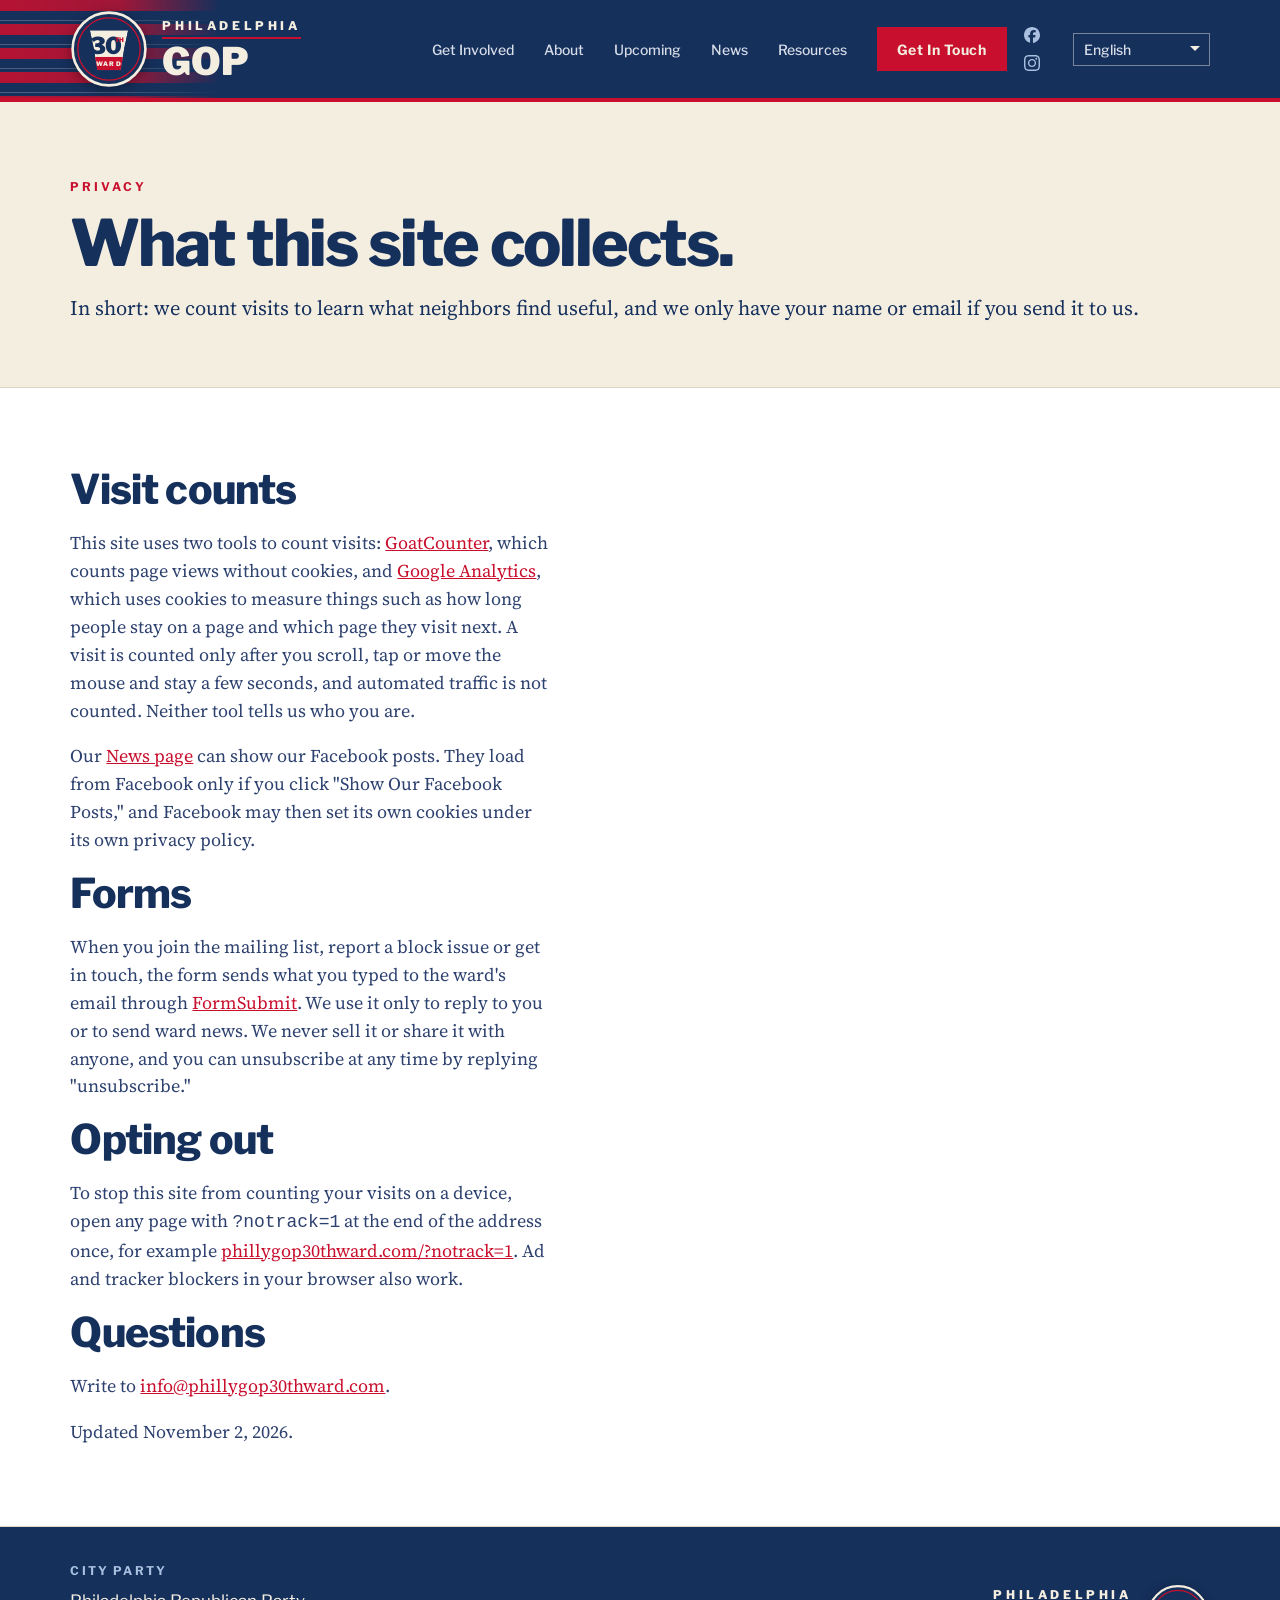
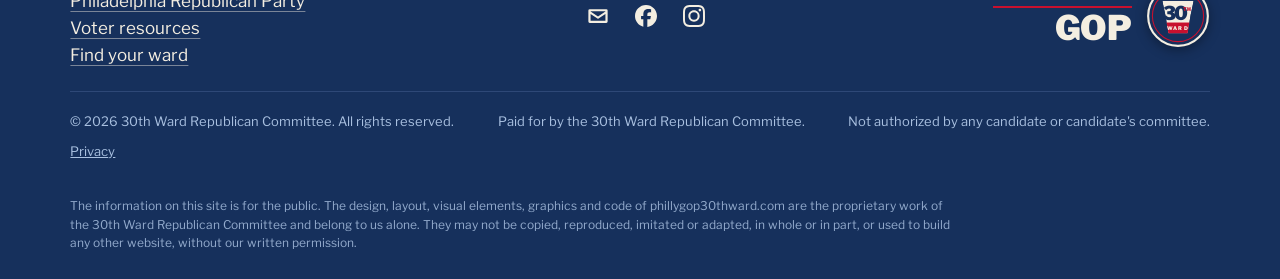
<file: privacy.html>
<!doctype html>
<!--
  phillygop30thward.com
  © 2026 30th Ward Republican Committee. All rights reserved.
  The design, layout, visual elements, graphics and code of this website are proprietary.
  No license is granted to copy, reproduce, imitate, adapt or reuse them, in whole or in part, without written permission.
-->
<html lang="en">
<head>
<!-- w30 layout fvszx -->
<meta charset="utf-8">
<meta name="copyright" content="© 2026 30th Ward Republican Committee. Design, layout, visual elements and code are proprietary. All rights reserved.">
<meta name="viewport" content="width=device-width, initial-scale=1">
<title>Privacy · 30th Ward Republicans (GOP) · Philadelphia</title>
<meta name="description" content="What phillygop30thward.com collects: anonymous visit counts, and only the name and email you choose to send us.">
<meta name="keywords" content="Philly GOP, Philadelphia GOP, 30th Ward Republicans, 30th Ward GOP, Philadelphia Republican Party, Republican City Committee, Philadelphia Republicans, Pennsylvania Republicans, Grand Old Party, Republican committeeperson, Republican ward leader, Graduate Hospital, Southwest Center City, Center City Philadelphia, South Philadelphia">
<meta property="og:type" content="website">
<meta property="og:site_name" content="30th Ward Philadelphia GOP">
<meta property="og:title" content="Privacy · 30th Ward Philadelphia GOP">
<meta property="og:description" content="What phillygop30thward.com collects: anonymous visit counts, and only the name and email you choose to send us.">
<link rel="canonical" href="https://phillygop30thward.com/privacy.html">
<meta property="og:url" content="https://phillygop30thward.com/privacy.html">
<meta property="og:image" content="https://phillygop30thward.com/img/share.jpg">
<meta property="og:image:width" content="1200">
<meta property="og:image:height" content="630">
<meta property="og:image:alt" content="30th Ward Philadelphia GOP. Neighbors first. Philly always.">
<meta name="twitter:card" content="summary_large_image">
<meta name="twitter:image" content="https://phillygop30thward.com/img/share.jpg">
<link rel="icon" href="favicon.svg" type="image/svg+xml">
<link rel="preconnect" href="https://fonts.googleapis.com">
<link rel="preconnect" href="https://fonts.gstatic.com" crossorigin>
<link rel="stylesheet" href="https://fonts.googleapis.com/css2?family=Libre+Franklin:wght@400;500;600;700;800&family=Source+Serif+4:opsz,wght@8..60,400;8..60,600&display=swap">
<link rel="stylesheet" href="style.css?v=20261111c">
</head>
<body>
<a class="skip" href="#main">Skip to content</a>

<header>
  <div class="wrap">
    <a class="brand" href="index.html" aria-label="30th Ward Philadelphia GOP, home">
      <svg class="mark" width="78" height="78" viewBox="0 0 120 120" aria-hidden="true"><circle cx="60" cy="60" r="56" fill="#16305C" stroke="#F4EEE1" stroke-width="4"/><circle cx="60" cy="60" r="48" fill="none" stroke="#C8102E" stroke-width="2"/><g transform="translate(28 30) scale(.64)"><defs><clipPath id="ks1"><path d="M4 2h92l-9 42-9 54H22l-9-54z"/></clipPath></defs><g clip-path="url(#ks1)"><path d="M4 2h92l-9 42-9 54H22l-9-54z" fill="#F4EEE1"/><rect x="0" y="66" width="100" height="34" fill="#C8102E"/></g><text x="41" y="58" text-anchor="middle" font-family="Libre Franklin, Arial, sans-serif" font-size="56" font-weight="900" letter-spacing="-4" fill="#16305C">30</text><text x="76" y="31" text-anchor="middle" font-family="Libre Franklin, Arial, sans-serif" font-size="15" font-weight="900" fill="#C8102E">TH</text><text x="50" y="87" text-anchor="middle" font-family="Libre Franklin, Arial, sans-serif" font-size="15" font-weight="900" letter-spacing="3" fill="#F4EEE1">WARD</text></g></svg>
      <span class="wm"><small>PHILADELPHIA</small><b>GOP</b></span>
    </a>
    <nav aria-label="Main">
      <a class="nl" href="index.html#involved">Get Involved</a>
      <a class="nl" href="index.html#about">About</a>
      <a class="nl" href="calendar.html">Upcoming</a>
      <a class="nl" href="news.html">News</a>
      <a class="nl" href="voting.html">Resources</a>
      <a class="btn btn-red" href="index.html#start">Get In Touch</a>
      <span class="hd-social"><a class="so" href="https://www.facebook.com/PhillyGOP30thWard" target="_blank" rel="noopener" aria-label="Facebook"><svg viewBox="100 100 500 500" width="16" height="16" aria-hidden="true"><path fill="currentColor" d="M600 350C600 211.92 488.07 100 350 100C211.92 100 100 211.92 100 350C100 467.24 180.71 565.62 289.60 592.63L289.60 426.39L238.05 426.39L238.05 350L289.60 350L289.60 317.08C289.60 231.98 328.11 192.55 411.65 192.55C427.49 192.55 454.82 195.65 466 198.76L466 268.01C460.10 267.39 449.85 267.08 437.11 267.08C396.12 267.08 380.28 282.60 380.28 322.98L380.28 350L461.94 350L447.91 426.39L380.28 426.39L380.28 598.16C504.07 583.21 600 477.81 600 350"/></svg></a><a class="so" href="https://www.instagram.com/phillygop30thward" target="_blank" rel="noopener" aria-label="Instagram"><svg viewBox="2.5 2.5 1000 1000" width="16" height="16" aria-hidden="true"><path fill="currentColor" d="M295.42,6c-53.2,2.51-89.53,11-121.29,23.48-32.87,12.81-60.73,30-88.45,57.82S40.89,143,28.17,175.92c-12.31,31.83-20.65,68.19-23,121.42S2.3,367.68,2.56,503.46,3.42,656.26,6,709.6c2.54,53.19,11,89.51,23.48,121.28,12.83,32.87,30,60.72,57.83,88.45S143,964.09,176,976.83c31.8,12.29,68.17,20.67,121.39,23s70.35,2.87,206.09,2.61,152.83-.86,206.16-3.39S799.1,988,830.88,975.58c32.87-12.86,60.74-30,88.45-57.84S964.1,862,976.81,829.06c12.32-31.8,20.69-68.17,23-121.35,2.33-53.37,2.88-70.41,2.62-206.17s-.87-152.78-3.4-206.1-11-89.53-23.47-121.32c-12.85-32.87-30-60.7-57.82-88.45S862,40.87,829.07,28.19c-31.82-12.31-68.17-20.7-121.39-23S637.33,2.3,501.54,2.56,348.75,3.4,295.42,6m5.84,903.88c-48.75-2.12-75.22-10.22-92.86-17-23.36-9-40-19.88-57.58-37.29s-28.38-34.11-37.5-57.42c-6.85-17.64-15.1-44.08-17.38-92.83-2.48-52.69-3-68.51-3.29-202s.22-149.29,2.53-202c2.08-48.71,10.23-75.21,17-92.84,9-23.39,19.84-40,37.29-57.57s34.1-28.39,57.43-37.51c17.62-6.88,44.06-15.06,92.79-17.38,52.73-2.5,68.53-3,202-3.29s149.31.21,202.06,2.53c48.71,2.12,75.22,10.19,92.83,17,23.37,9,40,19.81,57.57,37.29s28.4,34.07,37.52,57.45c6.89,17.57,15.07,44,17.37,92.76,2.51,52.73,3.08,68.54,3.32,202s-.23,149.31-2.54,202c-2.13,48.75-10.21,75.23-17,92.89-9,23.35-19.85,40-37.31,57.56s-34.09,28.38-57.43,37.5c-17.6,6.87-44.07,15.07-92.76,17.39-52.73,2.48-68.53,3-202.05,3.29s-149.27-.25-202-2.53m407.6-674.61a60,60,0,1,0,59.88-60.1,60,60,0,0,0-59.88,60.1M245.77,503c.28,141.8,115.44,256.49,257.21,256.22S759.52,643.8,759.25,502,643.79,245.48,502,245.76,245.5,361.22,245.77,503m90.06-.18a166.67,166.67,0,1,1,167,166.34,166.65,166.65,0,0,1-167-166.34"/></svg></a></span>
      <button class="menu-btn" type="button" aria-expanded="false" aria-controls="m-panel"><span></span><span></span><span></span><b class="sr-only">Menu</b></button>
    </nav>
  </div>
  <div class="m-panel" id="m-panel" hidden><a href="index.html#involved">Get Involved</a><a href="index.html#about">About</a><a href="calendar.html">Upcoming</a><a href="news.html">News</a><a href="voting.html">Resources</a><a href="block-issue.html">Report a Block Issue</a><a href="join.html">Join Our Mailing List</a><a href="https://www.facebook.com/PhillyGOP30thWard" target="_blank" rel="noopener">Facebook</a><a href="https://www.instagram.com/phillygop30thward" target="_blank" rel="noopener">Instagram</a></div>
</header>

<main id="main">
  <section class="page-hero">
    <div class="wrap">
      <p class="eyebrow">Privacy</p>
      <h1>What this site collects.</h1>
      <p class="lede serif">In short: we count visits to learn what neighbors find useful, and we only have your name or email if you send it to us.</p>
    </div>
  </section>

  <section class="start" id="privacy">
    <div class="wrap">
      <div class="start-head">
        <h2>Visit counts</h2>
        <p>This site uses two tools to count visits: <a href="https://www.goatcounter.com/" target="_blank" rel="noopener">GoatCounter</a>, which counts page views without cookies, and <a href="https://marketingplatform.google.com/about/analytics/" target="_blank" rel="noopener">Google Analytics</a>, which uses cookies to measure things such as how long people stay on a page and which page they visit next. A visit is counted only after you scroll, tap or move the mouse and stay a few seconds, and automated traffic is not counted. Neither tool tells us who you are.</p>
        <p>Our <a href="news.html">News page</a> can show our Facebook posts. They load from Facebook only if you click "Show Our Facebook Posts," and Facebook may then set its own cookies under its own privacy policy.</p>
        <h2>Forms</h2>
        <p>When you join the mailing list, report a block issue or get in touch, the form sends what you typed to the ward's email through <a href="https://formsubmit.co/" target="_blank" rel="noopener">FormSubmit</a>. We use it only to reply to you or to send ward news. We never sell it or share it with anyone, and you can unsubscribe at any time by replying "unsubscribe."</p>
        <h2>Opting out</h2>
        <p>To stop this site from counting your visits on a device, open any page with <code>?notrack=1</code> at the end of the address once, for example <a href="index.html?notrack=1">phillygop30thward.com/?notrack=1</a>. Ad and tracker blockers in your browser also work.</p>
        <h2>Questions</h2>
        <p>Write to <a href="mailto:info@phillygop30thward.com">info@phillygop30thward.com</a>.</p>
        <p class="fine">Updated November 2, 2026.</p>
      </div>
    </div>
  </section>
</main>

<footer id="meetings">
  <div class="wrap">
    <div class="ft">
      <a class="ft-brand" href="index.html" aria-label="30th Ward Philadelphia GOP, home">
        <svg class="mark" width="78" height="78" viewBox="0 0 120 120" aria-hidden="true"><circle cx="60" cy="60" r="56" fill="#16305C" stroke="#F4EEE1" stroke-width="4"/><circle cx="60" cy="60" r="48" fill="none" stroke="#C8102E" stroke-width="2"/><g transform="translate(28 30) scale(.64)"><defs><clipPath id="ks2"><path d="M4 2h92l-9 42-9 54H22l-9-54z"/></clipPath></defs><g clip-path="url(#ks2)"><path d="M4 2h92l-9 42-9 54H22l-9-54z" fill="#F4EEE1"/><rect x="0" y="66" width="100" height="34" fill="#C8102E"/></g><text x="41" y="58" text-anchor="middle" font-family="Libre Franklin, Arial, sans-serif" font-size="56" font-weight="900" letter-spacing="-4" fill="#16305C">30</text><text x="76" y="31" text-anchor="middle" font-family="Libre Franklin, Arial, sans-serif" font-size="15" font-weight="900" fill="#C8102E">TH</text><text x="50" y="87" text-anchor="middle" font-family="Libre Franklin, Arial, sans-serif" font-size="15" font-weight="900" letter-spacing="3" fill="#F4EEE1">WARD</text></g></svg>
      <span class="wm"><small>PHILADELPHIA</small><b>GOP</b></span>
      </a>
      <div class="ft-cols">
        <div>
          <h2>CITY PARTY</h2>
          <p><a href="https://phillygop.com/" target="_blank" rel="noopener">Philadelphia Republican Party</a><br><a href="voting.html">Voter resources</a><br><a href="wards.html">Find your ward</a></p>
        </div>
      </div>
    <p class="ft-social"><a class="so" href="mailto:phillygop30thward@gmail.com" aria-label="Email phillygop30thward@gmail.com"><svg viewBox="0 0 24 24" width="22" height="22" aria-hidden="true"><path fill="currentColor" d="M3 4.5h18A1.5 1.5 0 0 1 22.5 6v12a1.5 1.5 0 0 1-1.5 1.5H3A1.5 1.5 0 0 1 1.5 18V6A1.5 1.5 0 0 1 3 4.5zm.9 2.4v.3L12 12.6l8.1-5.4v-.3zm16.2 2.9L12.6 14.8a1.1 1.1 0 0 1-1.2 0L3.9 9.8v7.3h16.2z"/></svg></a><a class="so" href="https://www.facebook.com/PhillyGOP30thWard" target="_blank" rel="noopener" aria-label="Facebook"><svg viewBox="100 100 500 500" width="22" height="22" aria-hidden="true"><path fill="currentColor" d="M600 350C600 211.92 488.07 100 350 100C211.92 100 100 211.92 100 350C100 467.24 180.71 565.62 289.60 592.63L289.60 426.39L238.05 426.39L238.05 350L289.60 350L289.60 317.08C289.60 231.98 328.11 192.55 411.65 192.55C427.49 192.55 454.82 195.65 466 198.76L466 268.01C460.10 267.39 449.85 267.08 437.11 267.08C396.12 267.08 380.28 282.60 380.28 322.98L380.28 350L461.94 350L447.91 426.39L380.28 426.39L380.28 598.16C504.07 583.21 600 477.81 600 350"/></svg></a><a class="so" href="https://www.instagram.com/phillygop30thward" target="_blank" rel="noopener" aria-label="Instagram"><svg viewBox="2.5 2.5 1000 1000" width="22" height="22" aria-hidden="true"><path fill="currentColor" d="M295.42,6c-53.2,2.51-89.53,11-121.29,23.48-32.87,12.81-60.73,30-88.45,57.82S40.89,143,28.17,175.92c-12.31,31.83-20.65,68.19-23,121.42S2.3,367.68,2.56,503.46,3.42,656.26,6,709.6c2.54,53.19,11,89.51,23.48,121.28,12.83,32.87,30,60.72,57.83,88.45S143,964.09,176,976.83c31.8,12.29,68.17,20.67,121.39,23s70.35,2.87,206.09,2.61,152.83-.86,206.16-3.39S799.1,988,830.88,975.58c32.87-12.86,60.74-30,88.45-57.84S964.1,862,976.81,829.06c12.32-31.8,20.69-68.17,23-121.35,2.33-53.37,2.88-70.41,2.62-206.17s-.87-152.78-3.4-206.1-11-89.53-23.47-121.32c-12.85-32.87-30-60.7-57.82-88.45S862,40.87,829.07,28.19c-31.82-12.31-68.17-20.7-121.39-23S637.33,2.3,501.54,2.56,348.75,3.4,295.42,6m5.84,903.88c-48.75-2.12-75.22-10.22-92.86-17-23.36-9-40-19.88-57.58-37.29s-28.38-34.11-37.5-57.42c-6.85-17.64-15.1-44.08-17.38-92.83-2.48-52.69-3-68.51-3.29-202s.22-149.29,2.53-202c2.08-48.71,10.23-75.21,17-92.84,9-23.39,19.84-40,37.29-57.57s34.1-28.39,57.43-37.51c17.62-6.88,44.06-15.06,92.79-17.38,52.73-2.5,68.53-3,202-3.29s149.31.21,202.06,2.53c48.71,2.12,75.22,10.19,92.83,17,23.37,9,40,19.81,57.57,37.29s28.4,34.07,37.52,57.45c6.89,17.57,15.07,44,17.37,92.76,2.51,52.73,3.08,68.54,3.32,202s-.23,149.31-2.54,202c-2.13,48.75-10.21,75.23-17,92.89-9,23.35-19.85,40-37.31,57.56s-34.09,28.38-57.43,37.5c-17.6,6.87-44.07,15.07-92.76,17.39-52.73,2.48-68.53,3-202.05,3.29s-149.27-.25-202-2.53m407.6-674.61a60,60,0,1,0,59.88-60.1,60,60,0,0,0-59.88,60.1M245.77,503c.28,141.8,115.44,256.49,257.21,256.22S759.52,643.8,759.25,502,643.79,245.48,502,245.76,245.5,361.22,245.77,503m90.06-.18a166.67,166.67,0,1,1,167,166.34,166.65,166.65,0,0,1-167-166.34"/></svg></a></p>
    </div>
    <div class="legal">
      <div>© <span class="yr">2026</span> 30th Ward Republican Committee. All rights reserved.</div>
      <div>Paid for by the 30th Ward Republican Committee.</div>
      <div>Not authorized by any candidate or candidate's committee.</div>
      <div><a href="privacy.html" style="color:inherit">Privacy</a></div>
    </div>
    <p class="ip-notice">The information on this site is for the public. The design, layout, visual elements, graphics and code of phillygop30thward.com are the proprietary work of the 30th Ward Republican Committee and belong to us alone. They may not be copied, reproduced, imitated or adapted, in whole or in part, or used to build any other website, without our written permission.</p>
  </div>
</footer>

<script>document.querySelectorAll('.yr').forEach(function(e){e.textContent=new Date().getFullYear();});</script>
<script src="gc-gate.js?v=20261102b"></script>
<button class="to-top" type="button" aria-label="Back to top" hidden><svg width="20" height="20" viewBox="0 0 24 24" fill="none" stroke="currentColor" stroke-width="2.5" stroke-linecap="round" stroke-linejoin="round" aria-hidden="true"><path d="M12 19V5M5 12l7-7 7 7"/></svg></button>
<script>
(function(){
  var h=document.querySelector('header'),b=h.querySelector('.menu-btn'),p=document.getElementById('m-panel'),t=document.querySelector('.to-top');
  function close(){h.classList.remove('open');b.setAttribute('aria-expanded','false');p.hidden=true;}
  b.addEventListener('click',function(){var o=!h.classList.contains('open');h.classList.toggle('open',o);b.setAttribute('aria-expanded',o);p.hidden=!o;});
  p.addEventListener('click',function(e){if(e.target.tagName==='A')close();});
  window.addEventListener('resize',function(){if(window.innerWidth>820)close();});
  window.addEventListener('scroll',function(){t.hidden=!(window.scrollY>700&&window.innerWidth<=820);},{passive:true});
  t.addEventListener('click',function(){window.scrollTo({top:0,behavior:'smooth'});});
})();
</script>
<script src="lang.js?v=20261026a" defer></script>
</body>
</html>
</file>
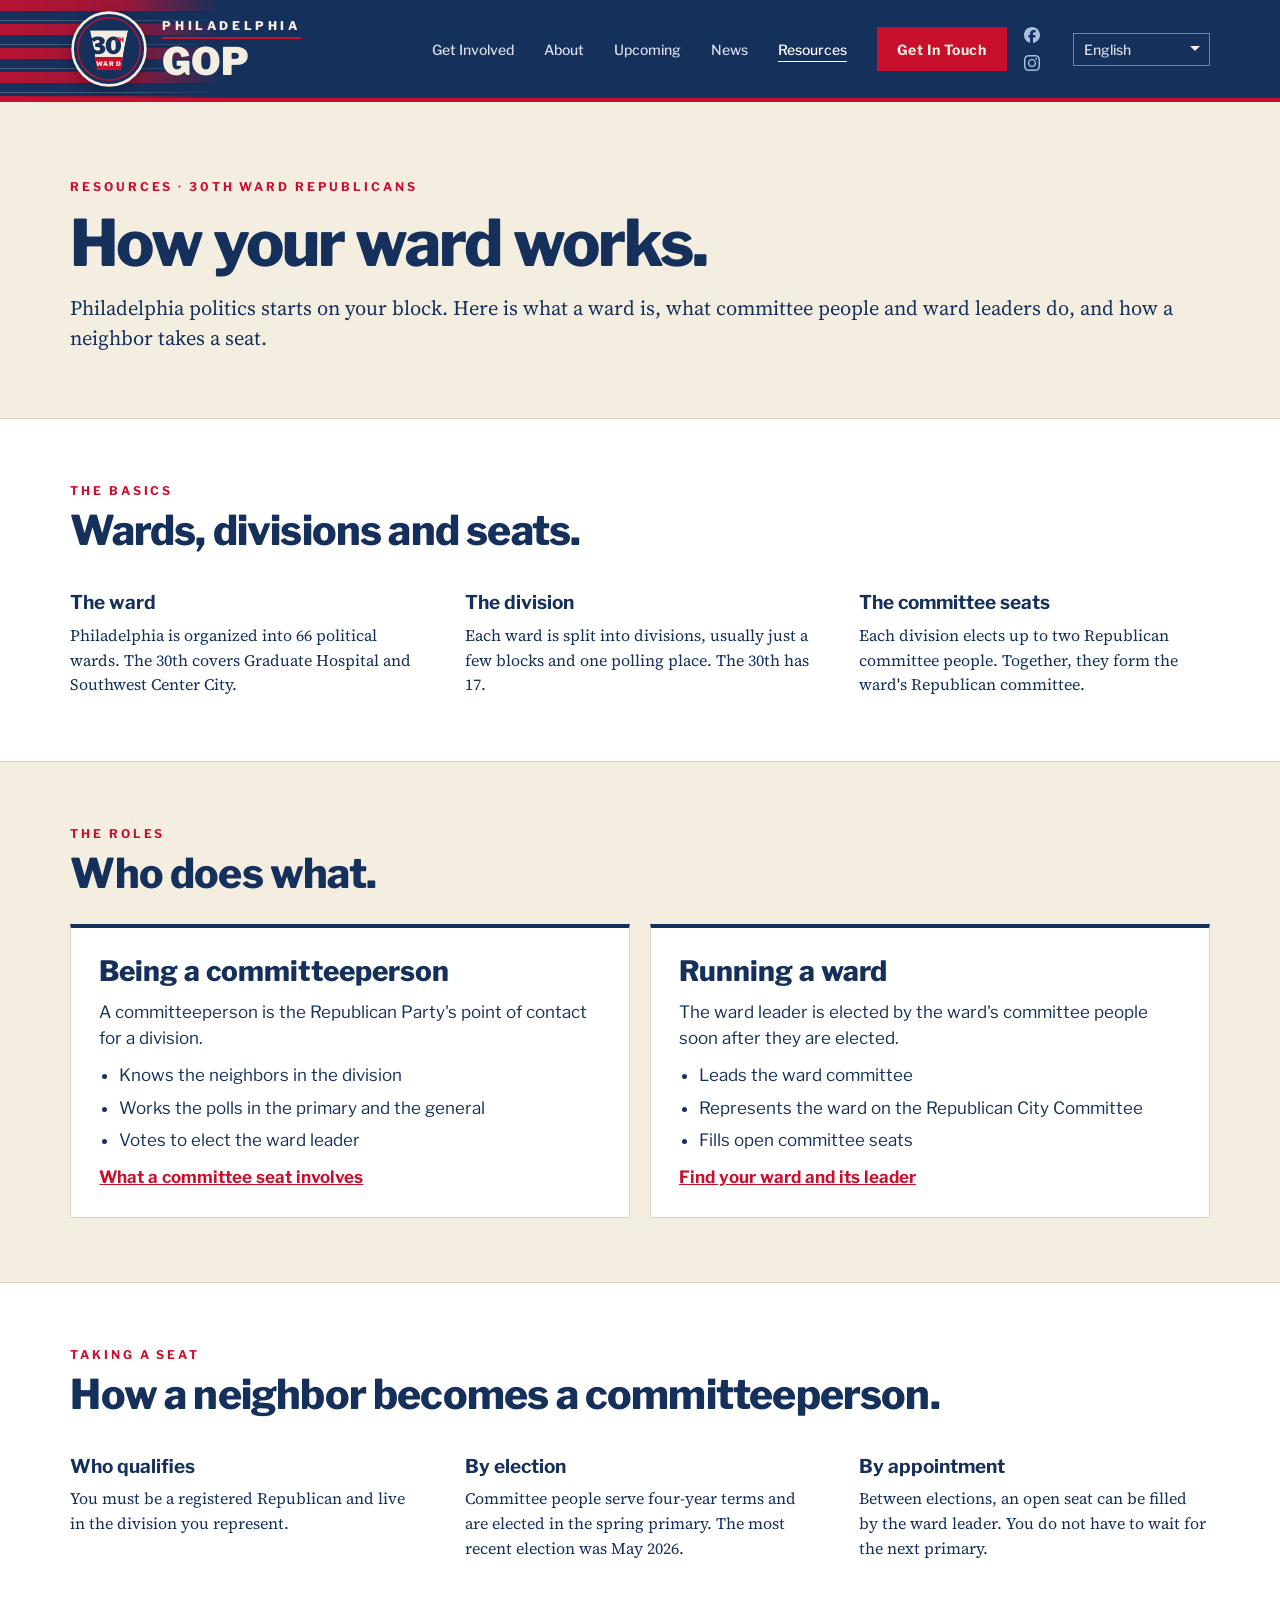
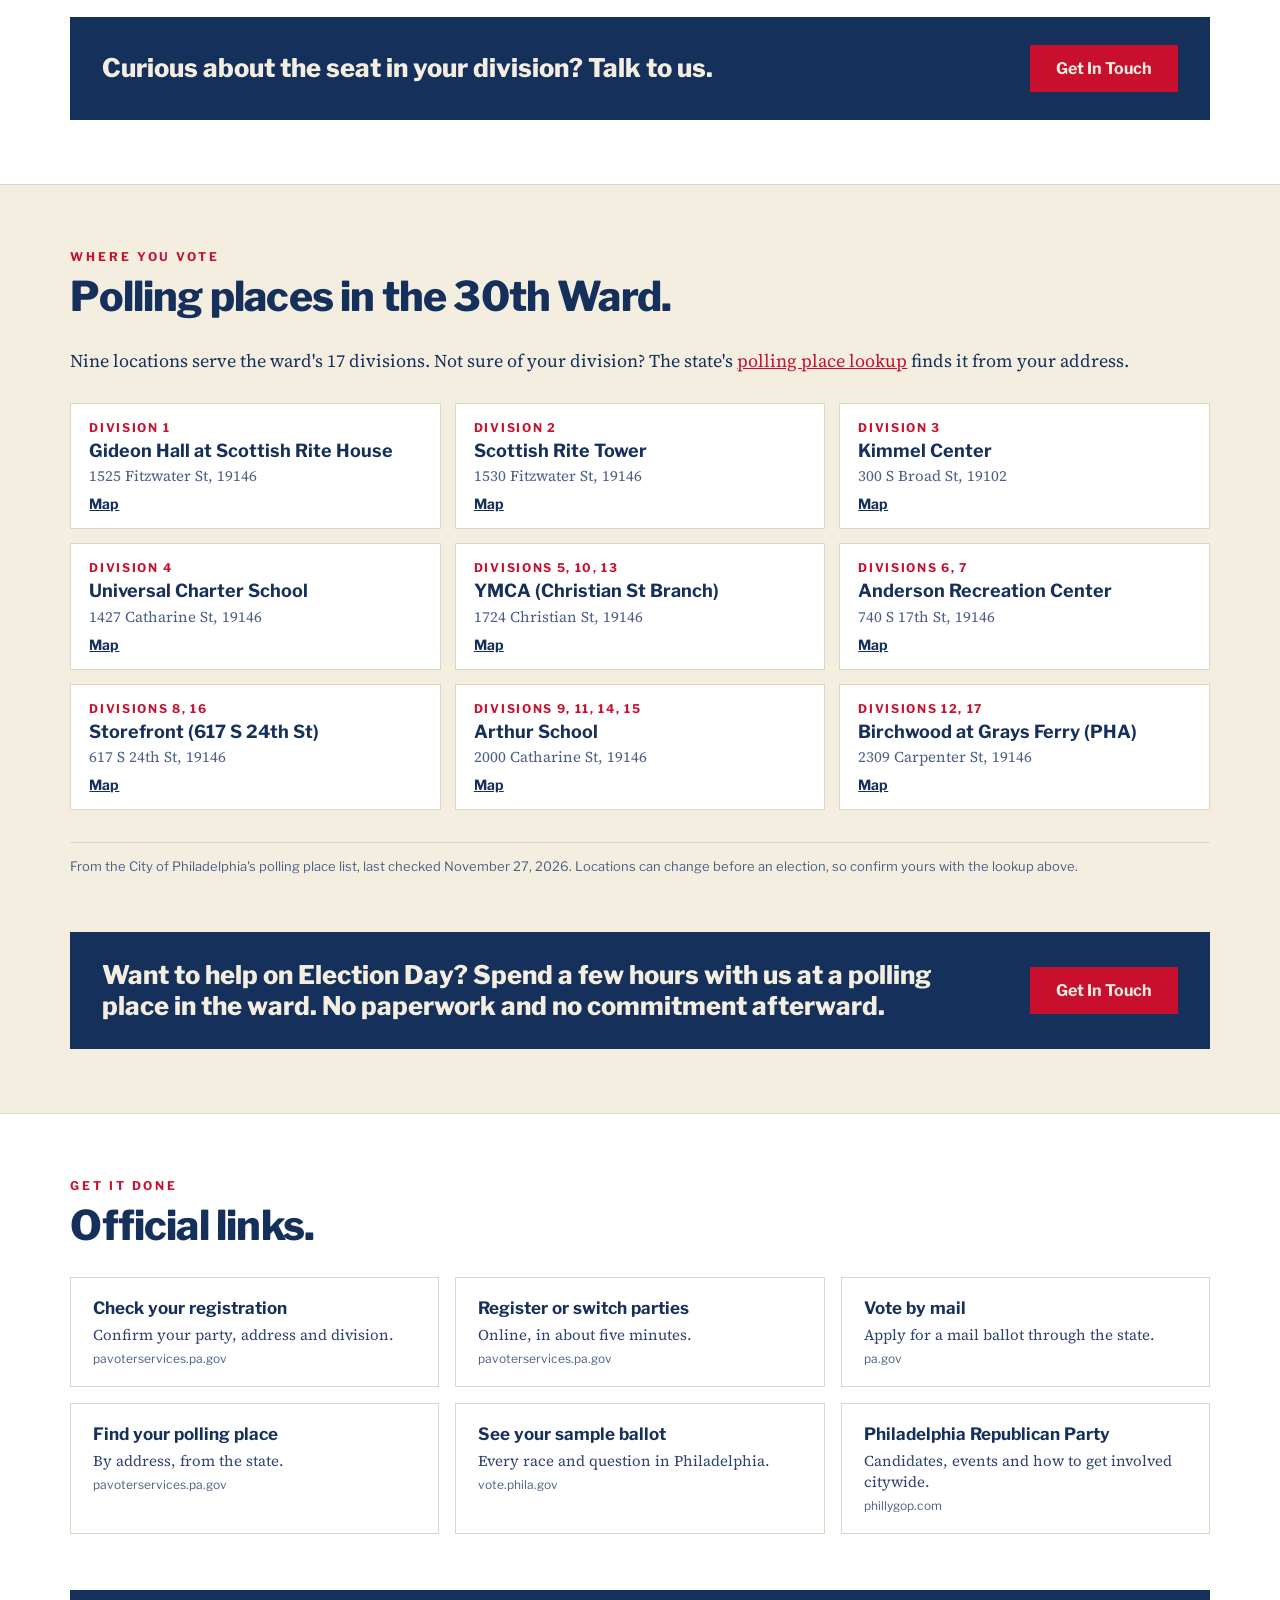
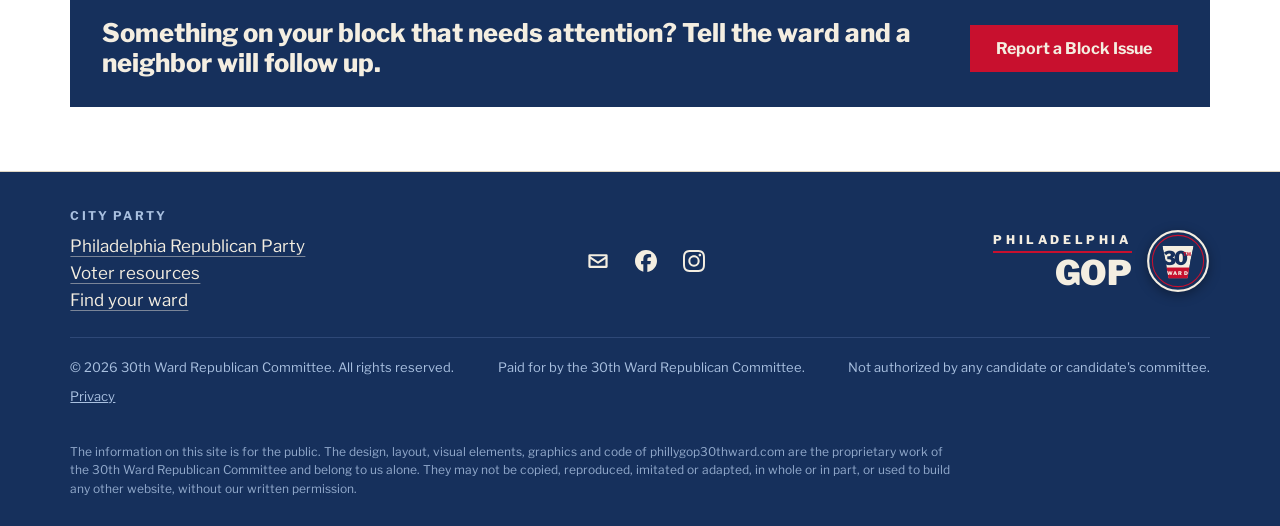
<file: voting.html>
<!doctype html>
<!--
  phillygop30thward.com
  © 2026 30th Ward Republican Committee. All rights reserved.
  The design, layout, visual elements, graphics and code of this website are proprietary.
  No license is granted to copy, reproduce, imitate, adapt or reuse them, in whole or in part, without written permission.
-->
<html lang="en">
<head>
<!-- w30 layout fvszx -->
<meta charset="utf-8">
<meta name="copyright" content="© 2026 30th Ward Republican Committee. Design, layout, visual elements and code are proprietary. All rights reserved.">
<meta name="viewport" content="width=device-width, initial-scale=1">
<title>How Your Ward Works · 30th Ward Republicans (GOP) · Philadelphia</title>
<meta name="description" content="What a ward is, what committee people and ward leaders do, how to take a seat, and where to vote in Philadelphia's 30th Ward.">
<meta name="keywords" content="Philly GOP, Philadelphia GOP, 30th Ward Republicans, 30th Ward GOP, Philadelphia Republican Party, Republican City Committee, Philadelphia Republicans, Pennsylvania Republicans, Grand Old Party, Republican committeeperson, Republican ward leader, Graduate Hospital, Southwest Center City, Center City Philadelphia, South Philadelphia">
<meta property="og:type" content="website">
<meta property="og:site_name" content="30th Ward Philadelphia GOP">
<meta property="og:title" content="How Your Ward Works · 30th Ward Philadelphia GOP">
<meta property="og:description" content="What a ward is, what committee people and ward leaders do, how to take a seat, and where to vote in Philadelphia's 30th Ward.">
<link rel="canonical" href="https://phillygop30thward.com/voting.html">
<meta property="og:url" content="https://phillygop30thward.com/voting.html">
<meta property="og:image" content="https://phillygop30thward.com/img/share.jpg">
<meta property="og:image:width" content="1200">
<meta property="og:image:height" content="630">
<meta property="og:image:alt" content="30th Ward Philadelphia GOP. Neighbors first. Philly always.">
<meta name="twitter:card" content="summary_large_image">
<meta name="twitter:image" content="https://phillygop30thward.com/img/share.jpg">
<link rel="icon" href="favicon.svg" type="image/svg+xml">
<link rel="preconnect" href="https://fonts.googleapis.com">
<link rel="preconnect" href="https://fonts.gstatic.com" crossorigin>
<link rel="stylesheet" href="https://fonts.googleapis.com/css2?family=Libre+Franklin:wght@400;500;600;700;800&family=Source+Serif+4:opsz,wght@8..60,400;8..60,600&display=swap">
<link rel="stylesheet" href="style.css?v=20261111c">
<script type="application/ld+json">{"@context": "https://schema.org", "identifier": "w30-r7kzx", "@graph": [{"@type": "WebPage", "@id": "https://phillygop30thward.com/voting.html", "url": "https://phillygop30thward.com/voting.html", "name": "How Your Ward Works: 30th Ward Resources", "description": "What a ward is, what committee people and ward leaders do, how to take a seat, and where to vote in Philadelphia's 30th Ward.", "dateModified": "2026-11-08", "inLanguage": "en-US", "isPartOf": {"@type": "WebSite", "name": "30th Ward Republicans", "url": "https://phillygop30thward.com/"}}]}</script>
</head>
<body data-rv="w9rtp">
<a class="skip" href="#main">Skip to content</a>

<header>
  <div class="wrap">
    <a class="brand" href="index.html" aria-label="30th Ward Philadelphia GOP, home">
      <svg class="mark" width="78" height="78" viewBox="0 0 120 120" aria-hidden="true"><circle cx="60" cy="60" r="56" fill="#16305C" stroke="#F4EEE1" stroke-width="4"/><circle cx="60" cy="60" r="48" fill="none" stroke="#C8102E" stroke-width="2"/><g transform="translate(28 30) scale(.64)"><defs><clipPath id="ks1"><path d="M4 2h92l-9 42-9 54H22l-9-54z"/></clipPath></defs><g clip-path="url(#ks1)"><path d="M4 2h92l-9 42-9 54H22l-9-54z" fill="#F4EEE1"/><rect x="0" y="66" width="100" height="34" fill="#C8102E"/></g><text x="41" y="58" text-anchor="middle" font-family="Libre Franklin, Arial, sans-serif" font-size="56" font-weight="900" letter-spacing="-4" fill="#16305C">30</text><text x="76" y="31" text-anchor="middle" font-family="Libre Franklin, Arial, sans-serif" font-size="15" font-weight="900" fill="#C8102E">TH</text><text x="50" y="87" text-anchor="middle" font-family="Libre Franklin, Arial, sans-serif" font-size="15" font-weight="900" letter-spacing="3" fill="#F4EEE1">WARD</text></g></svg>
      <span class="wm"><small>PHILADELPHIA</small><b>GOP</b></span>
    </a>
    <nav aria-label="Main">
      <a class="nl" href="index.html#involved">Get Involved</a>
      <a class="nl" href="index.html#about">About</a>
      <a class="nl" href="calendar.html">Upcoming</a>
      <a class="nl" href="news.html">News</a>
      <a class="nl" href="voting.html" aria-current="page">Resources</a>
      <a class="btn btn-red" href="index.html#start">Get In Touch</a>
      <span class="hd-social"><a class="so" href="https://www.facebook.com/PhillyGOP30thWard" target="_blank" rel="noopener" aria-label="Facebook"><svg viewBox="100 100 500 500" width="16" height="16" aria-hidden="true"><path fill="currentColor" d="M600 350C600 211.92 488.07 100 350 100C211.92 100 100 211.92 100 350C100 467.24 180.71 565.62 289.60 592.63L289.60 426.39L238.05 426.39L238.05 350L289.60 350L289.60 317.08C289.60 231.98 328.11 192.55 411.65 192.55C427.49 192.55 454.82 195.65 466 198.76L466 268.01C460.10 267.39 449.85 267.08 437.11 267.08C396.12 267.08 380.28 282.60 380.28 322.98L380.28 350L461.94 350L447.91 426.39L380.28 426.39L380.28 598.16C504.07 583.21 600 477.81 600 350"/></svg></a><a class="so" href="https://www.instagram.com/phillygop30thward" target="_blank" rel="noopener" aria-label="Instagram"><svg viewBox="2.5 2.5 1000 1000" width="16" height="16" aria-hidden="true"><path fill="currentColor" d="M295.42,6c-53.2,2.51-89.53,11-121.29,23.48-32.87,12.81-60.73,30-88.45,57.82S40.89,143,28.17,175.92c-12.31,31.83-20.65,68.19-23,121.42S2.3,367.68,2.56,503.46,3.42,656.26,6,709.6c2.54,53.19,11,89.51,23.48,121.28,12.83,32.87,30,60.72,57.83,88.45S143,964.09,176,976.83c31.8,12.29,68.17,20.67,121.39,23s70.35,2.87,206.09,2.61,152.83-.86,206.16-3.39S799.1,988,830.88,975.58c32.87-12.86,60.74-30,88.45-57.84S964.1,862,976.81,829.06c12.32-31.8,20.69-68.17,23-121.35,2.33-53.37,2.88-70.41,2.62-206.17s-.87-152.78-3.4-206.1-11-89.53-23.47-121.32c-12.85-32.87-30-60.7-57.82-88.45S862,40.87,829.07,28.19c-31.82-12.31-68.17-20.7-121.39-23S637.33,2.3,501.54,2.56,348.75,3.4,295.42,6m5.84,903.88c-48.75-2.12-75.22-10.22-92.86-17-23.36-9-40-19.88-57.58-37.29s-28.38-34.11-37.5-57.42c-6.85-17.64-15.1-44.08-17.38-92.83-2.48-52.69-3-68.51-3.29-202s.22-149.29,2.53-202c2.08-48.71,10.23-75.21,17-92.84,9-23.39,19.84-40,37.29-57.57s34.1-28.39,57.43-37.51c17.62-6.88,44.06-15.06,92.79-17.38,52.73-2.5,68.53-3,202-3.29s149.31.21,202.06,2.53c48.71,2.12,75.22,10.19,92.83,17,23.37,9,40,19.81,57.57,37.29s28.4,34.07,37.52,57.45c6.89,17.57,15.07,44,17.37,92.76,2.51,52.73,3.08,68.54,3.32,202s-.23,149.31-2.54,202c-2.13,48.75-10.21,75.23-17,92.89-9,23.35-19.85,40-37.31,57.56s-34.09,28.38-57.43,37.5c-17.6,6.87-44.07,15.07-92.76,17.39-52.73,2.48-68.53,3-202.05,3.29s-149.27-.25-202-2.53m407.6-674.61a60,60,0,1,0,59.88-60.1,60,60,0,0,0-59.88,60.1M245.77,503c.28,141.8,115.44,256.49,257.21,256.22S759.52,643.8,759.25,502,643.79,245.48,502,245.76,245.5,361.22,245.77,503m90.06-.18a166.67,166.67,0,1,1,167,166.34,166.65,166.65,0,0,1-167-166.34"/></svg></a></span>
      <button class="menu-btn" type="button" aria-expanded="false" aria-controls="m-panel"><span></span><span></span><span></span><b class="sr-only">Menu</b></button>
    </nav>
  </div>
  <div class="m-panel" id="m-panel" hidden><a href="index.html#involved">Get Involved</a><a href="index.html#about">About</a><a href="calendar.html">Upcoming</a><a href="news.html">News</a><a href="voting.html">Resources</a><a href="https://www.facebook.com/PhillyGOP30thWard" target="_blank" rel="noopener">Facebook</a><a href="https://www.instagram.com/phillygop30thward" target="_blank" rel="noopener">Instagram</a></div>
</header>

<main id="main">
  <section class="page-hero">
    <div class="wrap">
      <p class="eyebrow">Resources · 30th Ward Republicans</p>
      <h1>How your ward works.</h1>
      <p class="lede serif">Philadelphia politics starts on your block. Here is what a ward is, what committee people and ward leaders do, and how a neighbor takes a seat.</p>
    </div>
  </section>

  <section class="sec band" id="basics">
    <div class="wrap">
      <div>
        <p class="eyebrow">The basics</p>
        <h2 class="big">Wards, divisions and seats.</h2>
      </div>
      <div class="three small">
        <div>
          <h4>The ward</h4>
          <p>Philadelphia is organized into 66 political wards. The 30th covers Graduate Hospital and Southwest Center City.</p>
        </div>
        <div>
          <h4>The division</h4>
          <p>Each ward is split into divisions, usually just a few blocks and one polling place. The 30th has 17.</p>
        </div>
        <div>
          <h4>The committee seats</h4>
          <p>Each division elects up to two Republican committee people. Together, they form the ward's Republican committee.</p>
        </div>
      </div>
    </div>
  </section>

  <section class="sec" id="roles">
    <div class="wrap">
      <div>
        <p class="eyebrow">The roles</p>
        <h2 class="big">Who does what.</h2>
      </div>
      <div class="roles">
        <div class="role" id="committeeperson">
          <h3>Being a committeeperson</h3>
          <p>A committeeperson is the Republican Party's point of contact for a division.</p>
          <ul>
            <li>Knows the neighbors in the division</li>
            <li>Works the polls in the primary and the general</li>
            <li>Votes to elect the ward leader</li>
          </ul>
          <p><a href="committee-seat.html">What a committee seat involves</a></p>
        </div>
        <div class="role" id="ward-leader">
          <h3>Running a ward</h3>
          <p>The ward leader is elected by the ward's committee people soon after they are elected.</p>
          <ul>
            <li>Leads the ward committee</li>
            <li>Represents the ward on the Republican City Committee</li>
            <li>Fills open committee seats</li>
          </ul>
          <p><a href="wards.html">Find your ward and its leader</a></p>
        </div>
      </div>
    </div>
  </section>

  <section class="sec band" id="seat">
    <div class="wrap">
      <div>
        <p class="eyebrow">Taking a seat</p>
        <h2 class="big">How a neighbor becomes a committeeperson.</h2>
      </div>
      <div class="three small">
        <div>
          <h4>Who qualifies</h4>
          <p>You must be a registered Republican and live in the division you represent.</p>
        </div>
        <div>
          <h4>By election</h4>
          <p>Committee people serve four-year terms and are elected in the spring primary. The most recent election was May 2026.</p>
        </div>
        <div>
          <h4>By appointment</h4>
          <p>Between elections, an open seat can be filled by the ward leader. You do not have to wait for the next primary.</p>
        </div>
      </div>
      <div class="callout" style="margin-top:28px">
        <p>Curious about the seat in your division? Talk to us.</p>
        <a class="btn btn-red" href="index.html#start" style="padding:14px 26px;font-size:16px">Get In Touch</a>
      </div>
    </div>
  </section>

  <section class="sec" id="polls">
    <div class="wrap">
      <div>
        <p class="eyebrow">Where you vote</p>
        <h2 class="big">Polling places in the 30th Ward.</h2>
      </div>
      <p class="sec-lede">Nine locations serve the ward's 17 divisions. Not sure of your division? The state's <a href="https://www.pavoterservices.pa.gov/Pages/PollingPlaceInfo.aspx" target="_blank" rel="noopener">polling place lookup</a> finds it from your address.</p>
      <div class="pp-grid" id="poll-grid"></div>
      <p class="asof" id="poll-asof">From the City of Philadelphia's polling place list. Locations can change before an election, so confirm yours with the lookup above.</p>
      <div class="callout" id="help" style="margin-top:28px">
        <p>Want to help on Election Day? Spend a few hours with us at a polling place in the ward. No paperwork and no commitment afterward.</p>
        <a class="btn btn-red" href="index.html#start" style="padding:14px 26px;font-size:16px">Get In Touch</a>
      </div>
    </div>
  </section>

  <section class="sec band" id="links">
    <div class="wrap">
      <div>
        <p class="eyebrow">Get it done</p>
        <h2 class="big">Official links.</h2>
      </div>
      <div class="links">
        <a href="https://www.pavoterservices.pa.gov/pages/voterregistrationstatus.aspx" target="_blank" rel="noopener"><b>Check your registration</b><span>Confirm your party, address and division.</span><small>pavoterservices.pa.gov</small></a>
        <a href="https://www.pavoterservices.pa.gov/Pages/VoterRegistrationApplication.aspx" target="_blank" rel="noopener"><b>Register or switch parties</b><span>Online, in about five minutes.</span><small>pavoterservices.pa.gov</small></a>
        <a href="https://www.pa.gov/agencies/vote/voter-support/mail-in-and-absentee-ballot/mail-ballot-before-election-day" target="_blank" rel="noopener"><b>Vote by mail</b><span>Apply for a mail ballot through the state.</span><small>pa.gov</small></a>
        <a href="https://www.pavoterservices.pa.gov/Pages/PollingPlaceInfo.aspx" target="_blank" rel="noopener"><b>Find your polling place</b><span>By address, from the state.</span><small>pavoterservices.pa.gov</small></a>
        <a href="https://vote.phila.gov/voting/candidates-for-office/" target="_blank" rel="noopener"><b>See your sample ballot</b><span>Every race and question in Philadelphia.</span><small>vote.phila.gov</small></a>
        <a href="https://phillygop.com/" target="_blank" rel="noopener"><b>Philadelphia Republican Party</b><span>Candidates, events and how to get involved citywide.</span><small>phillygop.com</small></a>
      </div>
      <div class="callout" id="block" style="margin-top:28px">
        <p>Something on your block that needs attention? Tell the ward and a neighbor will follow up.</p>
        <a class="btn btn-red" href="block-issue.html" style="padding:14px 26px;font-size:16px">Report a Block Issue</a>
      </div>
    </div>
  </section>

</main>

<footer id="meetings">
  <div class="wrap">
    <div class="ft">
      <a class="ft-brand" href="index.html" aria-label="30th Ward Philadelphia GOP, home">
        <svg class="mark" width="78" height="78" viewBox="0 0 120 120" aria-hidden="true"><circle cx="60" cy="60" r="56" fill="#16305C" stroke="#F4EEE1" stroke-width="4"/><circle cx="60" cy="60" r="48" fill="none" stroke="#C8102E" stroke-width="2"/><g transform="translate(28 30) scale(.64)"><defs><clipPath id="ks2"><path d="M4 2h92l-9 42-9 54H22l-9-54z"/></clipPath></defs><g clip-path="url(#ks2)"><path d="M4 2h92l-9 42-9 54H22l-9-54z" fill="#F4EEE1"/><rect x="0" y="66" width="100" height="34" fill="#C8102E"/></g><text x="41" y="58" text-anchor="middle" font-family="Libre Franklin, Arial, sans-serif" font-size="56" font-weight="900" letter-spacing="-4" fill="#16305C">30</text><text x="76" y="31" text-anchor="middle" font-family="Libre Franklin, Arial, sans-serif" font-size="15" font-weight="900" fill="#C8102E">TH</text><text x="50" y="87" text-anchor="middle" font-family="Libre Franklin, Arial, sans-serif" font-size="15" font-weight="900" letter-spacing="3" fill="#F4EEE1">WARD</text></g></svg>
      <span class="wm"><small>PHILADELPHIA</small><b>GOP</b></span>
      </a>
      <div class="ft-cols">
        <div>
          <h2>CITY PARTY</h2>
          <p><a href="https://phillygop.com/" target="_blank" rel="noopener">Philadelphia Republican Party</a><br><a href="voting.html">Voter resources</a><br><a href="wards.html">Find your ward</a></p>
        </div>
      </div>
    <p class="ft-social"><a class="so" href="mailto:phillygop30thward@gmail.com" aria-label="Email phillygop30thward@gmail.com"><svg viewBox="0 0 24 24" width="22" height="22" aria-hidden="true"><path fill="currentColor" d="M3 4.5h18A1.5 1.5 0 0 1 22.5 6v12a1.5 1.5 0 0 1-1.5 1.5H3A1.5 1.5 0 0 1 1.5 18V6A1.5 1.5 0 0 1 3 4.5zm.9 2.4v.3L12 12.6l8.1-5.4v-.3zm16.2 2.9L12.6 14.8a1.1 1.1 0 0 1-1.2 0L3.9 9.8v7.3h16.2z"/></svg></a><a class="so" href="https://www.facebook.com/PhillyGOP30thWard" target="_blank" rel="noopener" aria-label="Facebook"><svg viewBox="100 100 500 500" width="22" height="22" aria-hidden="true"><path fill="currentColor" d="M600 350C600 211.92 488.07 100 350 100C211.92 100 100 211.92 100 350C100 467.24 180.71 565.62 289.60 592.63L289.60 426.39L238.05 426.39L238.05 350L289.60 350L289.60 317.08C289.60 231.98 328.11 192.55 411.65 192.55C427.49 192.55 454.82 195.65 466 198.76L466 268.01C460.10 267.39 449.85 267.08 437.11 267.08C396.12 267.08 380.28 282.60 380.28 322.98L380.28 350L461.94 350L447.91 426.39L380.28 426.39L380.28 598.16C504.07 583.21 600 477.81 600 350"/></svg></a><a class="so" href="https://www.instagram.com/phillygop30thward" target="_blank" rel="noopener" aria-label="Instagram"><svg viewBox="2.5 2.5 1000 1000" width="22" height="22" aria-hidden="true"><path fill="currentColor" d="M295.42,6c-53.2,2.51-89.53,11-121.29,23.48-32.87,12.81-60.73,30-88.45,57.82S40.89,143,28.17,175.92c-12.31,31.83-20.65,68.19-23,121.42S2.3,367.68,2.56,503.46,3.42,656.26,6,709.6c2.54,53.19,11,89.51,23.48,121.28,12.83,32.87,30,60.72,57.83,88.45S143,964.09,176,976.83c31.8,12.29,68.17,20.67,121.39,23s70.35,2.87,206.09,2.61,152.83-.86,206.16-3.39S799.1,988,830.88,975.58c32.87-12.86,60.74-30,88.45-57.84S964.1,862,976.81,829.06c12.32-31.8,20.69-68.17,23-121.35,2.33-53.37,2.88-70.41,2.62-206.17s-.87-152.78-3.4-206.1-11-89.53-23.47-121.32c-12.85-32.87-30-60.7-57.82-88.45S862,40.87,829.07,28.19c-31.82-12.31-68.17-20.7-121.39-23S637.33,2.3,501.54,2.56,348.75,3.4,295.42,6m5.84,903.88c-48.75-2.12-75.22-10.22-92.86-17-23.36-9-40-19.88-57.58-37.29s-28.38-34.11-37.5-57.42c-6.85-17.64-15.1-44.08-17.38-92.83-2.48-52.69-3-68.51-3.29-202s.22-149.29,2.53-202c2.08-48.71,10.23-75.21,17-92.84,9-23.39,19.84-40,37.29-57.57s34.1-28.39,57.43-37.51c17.62-6.88,44.06-15.06,92.79-17.38,52.73-2.5,68.53-3,202-3.29s149.31.21,202.06,2.53c48.71,2.12,75.22,10.19,92.83,17,23.37,9,40,19.81,57.57,37.29s28.4,34.07,37.52,57.45c6.89,17.57,15.07,44,17.37,92.76,2.51,52.73,3.08,68.54,3.32,202s-.23,149.31-2.54,202c-2.13,48.75-10.21,75.23-17,92.89-9,23.35-19.85,40-37.31,57.56s-34.09,28.38-57.43,37.5c-17.6,6.87-44.07,15.07-92.76,17.39-52.73,2.48-68.53,3-202.05,3.29s-149.27-.25-202-2.53m407.6-674.61a60,60,0,1,0,59.88-60.1,60,60,0,0,0-59.88,60.1M245.77,503c.28,141.8,115.44,256.49,257.21,256.22S759.52,643.8,759.25,502,643.79,245.48,502,245.76,245.5,361.22,245.77,503m90.06-.18a166.67,166.67,0,1,1,167,166.34,166.65,166.65,0,0,1-167-166.34"/></svg></a></p>
    </div>
    <div class="legal">
      <div>© <span class="yr">2026</span> 30th Ward Republican Committee. All rights reserved.</div>
      <div>Paid for by the 30th Ward Republican Committee.</div>
      <div>Not authorized by any candidate or candidate's committee.</div>
      <div><a href="privacy.html" style="color:inherit">Privacy</a></div>
    </div>
    <p class="ip-notice">The information on this site is for the public. The design, layout, visual elements, graphics and code of phillygop30thward.com are the proprietary work of the 30th Ward Republican Committee and belong to us alone. They may not be copied, reproduced, imitated or adapted, in whole or in part, or used to build any other website, without our written permission.</p>
  </div>
</footer>

<script>
(function(){
  fetch('data/polling.json?v='+Date.now(),{cache:'no-store'}).then(function(r){return r.json();}).then(function(p){
    var g=document.getElementById('poll-grid'), groups={}, order=[];
    p.places.forEach(function(x){var k=x.name+'|'+x.address; if(!groups[k]){groups[k]={x:x,d:[]};order.push(k);} groups[k].d.push(+x.division);});
    order.sort(function(a,b){return Math.min.apply(null,groups[a].d)-Math.min.apply(null,groups[b].d);});
    g.innerHTML='';
    order.forEach(function(k){
      var o=groups[k], x=o.x, c=document.createElement('div'); c.className='pp'; c.setAttribute('data-divs',','+o.d.join(',')+',');
      o.d.forEach(function(n){var s=document.createElement('span'); s.id='div-'+n; c.appendChild(s);});
      var q=encodeURIComponent(x.address+', Philadelphia, PA '+x.zip);
      c.insertAdjacentHTML('beforeend','<p class="pp-divs"></p><h3></h3><p class="pp-addr"></p><a target="_blank" rel="noopener">Map</a>');
      c.querySelector('.pp-divs').textContent=(o.d.length>1?'Divisions ':'Division ')+o.d.join(', ');
      c.querySelector('h3').textContent=x.name; c.querySelector('.pp-addr').textContent=x.address+', '+x.zip;
      var a=c.querySelector('a'); a.href='https://www.google.com/maps/search/?api=1&query='+q; a.setAttribute('aria-label','Map of '+x.name);
      g.appendChild(c);
    });
    var m=location.hash.match(/^#div-(\d+)/); if(m){var el=g.querySelector('[data-divs*=",'+m[1]+',"]'); if(el){el.classList.add('hl'); el.scrollIntoView({block:'center'});}}
    if(p.checked) document.getElementById('poll-asof').textContent="From the City of Philadelphia's polling place list, last checked "+new Date(p.checked+'T12:00:00').toLocaleDateString('en-US',{month:'long',day:'numeric',year:'numeric'})+'. Locations can change before an election, so confirm yours with the lookup above.';
  }).catch(function(){});
})();
</script>
<script>document.querySelectorAll('.yr').forEach(function(e){e.textContent=new Date().getFullYear();});</script>
<script src="cal.js?v=20261108b"></script>
<script src="gc-gate.js?v=20261102b"></script>
<button class="to-top" type="button" aria-label="Back to top" hidden><svg width="20" height="20" viewBox="0 0 24 24" fill="none" stroke="currentColor" stroke-width="2.5" stroke-linecap="round" stroke-linejoin="round" aria-hidden="true"><path d="M12 19V5M5 12l7-7 7 7"/></svg></button>
<script>
(function(){
  var h=document.querySelector('header'),b=h.querySelector('.menu-btn'),p=document.getElementById('m-panel'),t=document.querySelector('.to-top');
  function close(){h.classList.remove('open');b.setAttribute('aria-expanded','false');p.hidden=true;}
  b.addEventListener('click',function(){var o=!h.classList.contains('open');h.classList.toggle('open',o);b.setAttribute('aria-expanded',o);p.hidden=!o;});
  p.addEventListener('click',function(e){if(e.target.tagName==='A')close();});
  window.addEventListener('resize',function(){if(window.innerWidth>820)close();});
  window.addEventListener('scroll',function(){t.hidden=!(window.scrollY>700&&window.innerWidth<=820);},{passive:true});
  t.addEventListener('click',function(){window.scrollTo({top:0,behavior:'smooth'});});
})();
</script>
<script src="lang.js?v=20261026a" defer></script>
</body>
</html>
</file>
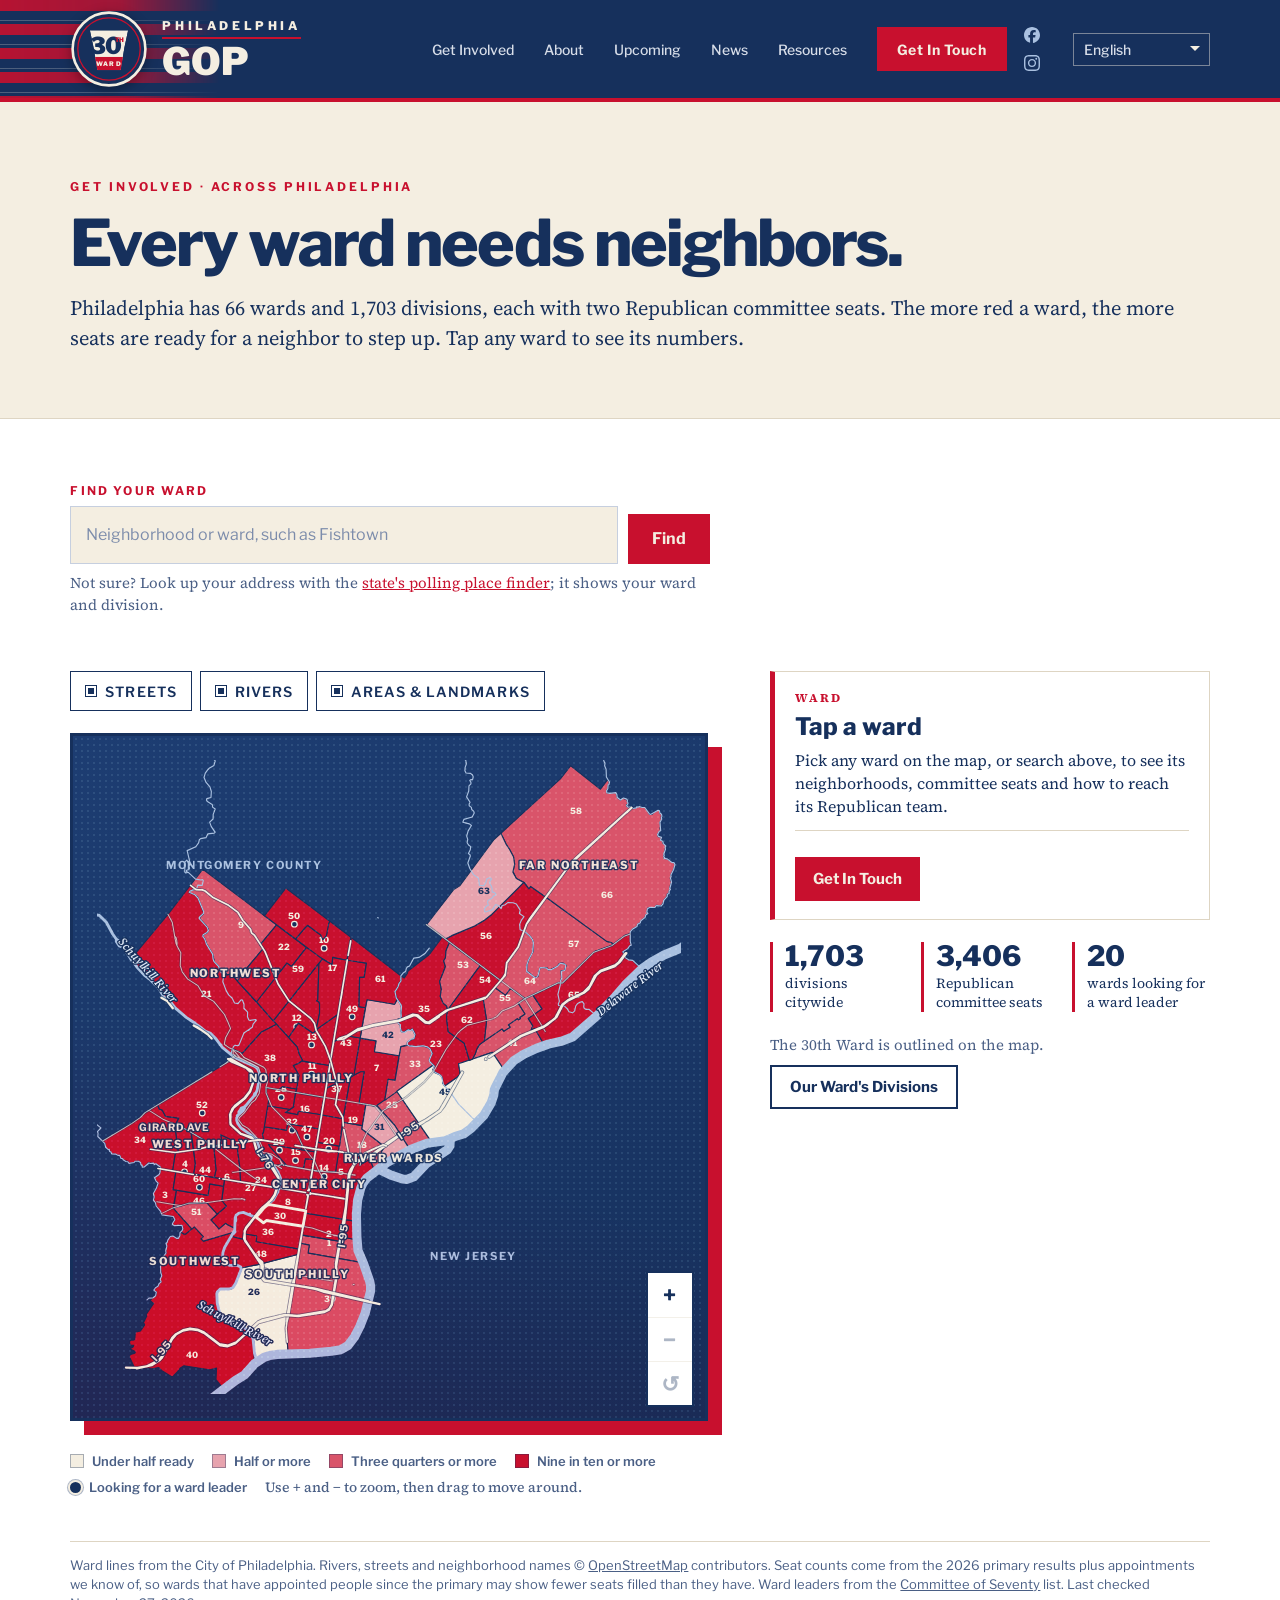
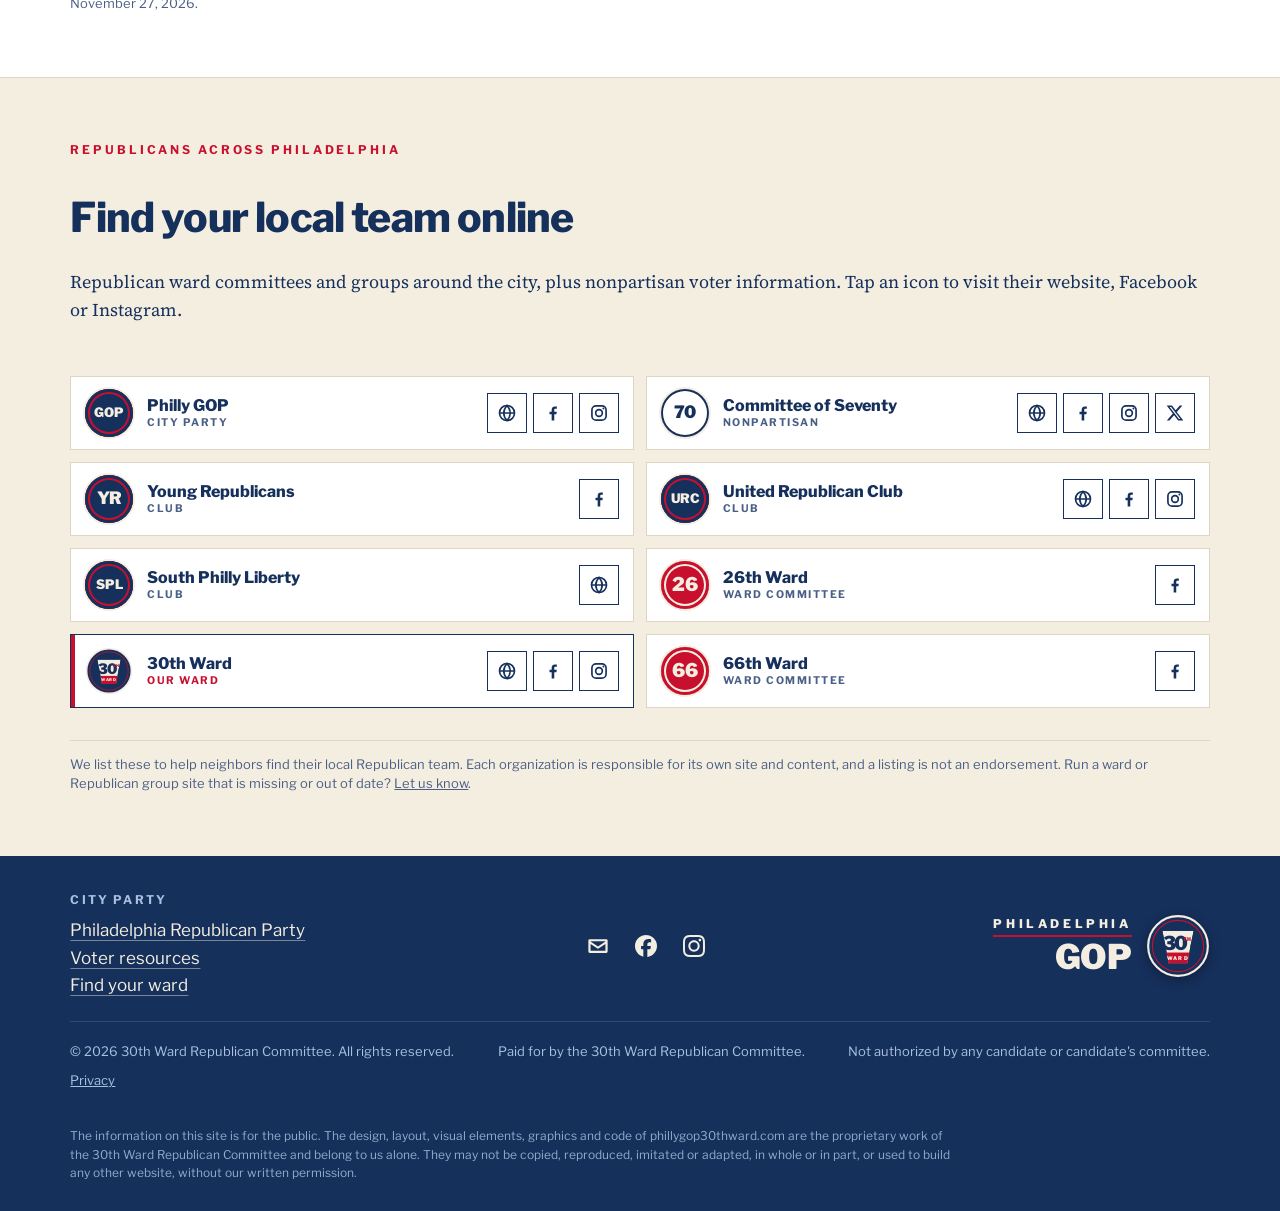
<file: wards.html>
<!doctype html>
<!--
  phillygop30thward.com
  © 2026 30th Ward Republican Committee. All rights reserved.
  The design, layout, visual elements, graphics and code of this website are proprietary.
  No license is granted to copy, reproduce, imitate, adapt or reuse them, in whole or in part, without written permission.
-->
<html lang="en">
<head>
<!-- w30 layout fvszx -->
<meta charset="utf-8">
<meta name="copyright" content="© 2026 30th Ward Republican Committee. Design, layout, visual elements and code are proprietary. All rights reserved.">
<meta name="viewport" content="width=device-width, initial-scale=1">
<title>Citywide Ward Map · Philadelphia Republicans (GOP)</title>
<meta name="description" content="Explore all 66 Philadelphia wards: Republican committee seats ready for a neighbor and wards looking for a Republican ward leader. Find your ward and get involved.">
<meta name="keywords" content="Philly GOP, Philadelphia GOP, 30th Ward Republicans, 30th Ward GOP, Philadelphia Republican Party, Republican City Committee, Philadelphia Republicans, Pennsylvania Republicans, Grand Old Party, Republican committeeperson, Republican ward leader, Graduate Hospital, Southwest Center City, Center City Philadelphia, South Philadelphia">
<meta property="og:type" content="website">
<meta property="og:site_name" content="30th Ward Philadelphia GOP">
<meta property="og:title" content="Citywide Ward Map · Philadelphia Republicans (GOP)">
<meta property="og:description" content="Explore all 66 Philadelphia wards and find where your neighbors can make a difference.">
<link rel="canonical" href="https://phillygop30thward.com/wards.html">
<meta property="og:url" content="https://phillygop30thward.com/wards.html">
<meta property="og:image" content="https://phillygop30thward.com/img/share.jpg">
<meta property="og:image:width" content="1200">
<meta property="og:image:height" content="630">
<meta property="og:image:alt" content="30th Ward Philadelphia GOP. Neighbors first. Philly always.">
<meta name="twitter:card" content="summary_large_image">
<meta name="twitter:image" content="https://phillygop30thward.com/img/share.jpg">
<link rel="icon" href="favicon.svg" type="image/svg+xml">
<link rel="preconnect" href="https://fonts.googleapis.com">
<link rel="preconnect" href="https://fonts.gstatic.com" crossorigin>
<link rel="stylesheet" href="https://fonts.googleapis.com/css2?family=Libre+Franklin:wght@400;500;600;700;800&family=Source+Serif+4:opsz,wght@8..60,400;8..60,600&display=swap">
<link rel="stylesheet" href="style.css?v=20261111c">
</head>
<body>
<a class="skip" href="#main">Skip to content</a>

<header>
  <div class="wrap">
    <a class="brand" href="index.html" aria-label="30th Ward Philadelphia GOP, home">
      <svg class="mark" width="78" height="78" viewBox="0 0 120 120" aria-hidden="true"><circle cx="60" cy="60" r="56" fill="#16305C" stroke="#F4EEE1" stroke-width="4"/><circle cx="60" cy="60" r="48" fill="none" stroke="#C8102E" stroke-width="2"/><g transform="translate(28 30) scale(.64)"><defs><clipPath id="ks1"><path d="M4 2h92l-9 42-9 54H22l-9-54z"/></clipPath></defs><g clip-path="url(#ks1)"><path d="M4 2h92l-9 42-9 54H22l-9-54z" fill="#F4EEE1"/><rect x="0" y="66" width="100" height="34" fill="#C8102E"/></g><text x="41" y="58" text-anchor="middle" font-family="Libre Franklin, Arial, sans-serif" font-size="56" font-weight="900" letter-spacing="-4" fill="#16305C">30</text><text x="76" y="31" text-anchor="middle" font-family="Libre Franklin, Arial, sans-serif" font-size="15" font-weight="900" fill="#C8102E">TH</text><text x="50" y="87" text-anchor="middle" font-family="Libre Franklin, Arial, sans-serif" font-size="15" font-weight="900" letter-spacing="3" fill="#F4EEE1">WARD</text></g></svg>
      <span class="wm"><small>PHILADELPHIA</small><b>GOP</b></span>
    </a>
    <nav aria-label="Main">
      <a class="nl" href="index.html#involved">Get Involved</a>
      <a class="nl" href="index.html#about">About</a>
      <a class="nl" href="calendar.html">Upcoming</a>
      <a class="nl" href="news.html">News</a>
      <a class="nl" href="voting.html">Resources</a>
      <a class="btn btn-red" href="index.html#start">Get In Touch</a>
      <span class="hd-social"><a class="so" href="https://www.facebook.com/PhillyGOP30thWard" target="_blank" rel="noopener" aria-label="Facebook"><svg viewBox="100 100 500 500" width="16" height="16" aria-hidden="true"><path fill="currentColor" d="M600 350C600 211.92 488.07 100 350 100C211.92 100 100 211.92 100 350C100 467.24 180.71 565.62 289.60 592.63L289.60 426.39L238.05 426.39L238.05 350L289.60 350L289.60 317.08C289.60 231.98 328.11 192.55 411.65 192.55C427.49 192.55 454.82 195.65 466 198.76L466 268.01C460.10 267.39 449.85 267.08 437.11 267.08C396.12 267.08 380.28 282.60 380.28 322.98L380.28 350L461.94 350L447.91 426.39L380.28 426.39L380.28 598.16C504.07 583.21 600 477.81 600 350"/></svg></a><a class="so" href="https://www.instagram.com/phillygop30thward" target="_blank" rel="noopener" aria-label="Instagram"><svg viewBox="2.5 2.5 1000 1000" width="16" height="16" aria-hidden="true"><path fill="currentColor" d="M295.42,6c-53.2,2.51-89.53,11-121.29,23.48-32.87,12.81-60.73,30-88.45,57.82S40.89,143,28.17,175.92c-12.31,31.83-20.65,68.19-23,121.42S2.3,367.68,2.56,503.46,3.42,656.26,6,709.6c2.54,53.19,11,89.51,23.48,121.28,12.83,32.87,30,60.72,57.83,88.45S143,964.09,176,976.83c31.8,12.29,68.17,20.67,121.39,23s70.35,2.87,206.09,2.61,152.83-.86,206.16-3.39S799.1,988,830.88,975.58c32.87-12.86,60.74-30,88.45-57.84S964.1,862,976.81,829.06c12.32-31.8,20.69-68.17,23-121.35,2.33-53.37,2.88-70.41,2.62-206.17s-.87-152.78-3.4-206.1-11-89.53-23.47-121.32c-12.85-32.87-30-60.7-57.82-88.45S862,40.87,829.07,28.19c-31.82-12.31-68.17-20.7-121.39-23S637.33,2.3,501.54,2.56,348.75,3.4,295.42,6m5.84,903.88c-48.75-2.12-75.22-10.22-92.86-17-23.36-9-40-19.88-57.58-37.29s-28.38-34.11-37.5-57.42c-6.85-17.64-15.1-44.08-17.38-92.83-2.48-52.69-3-68.51-3.29-202s.22-149.29,2.53-202c2.08-48.71,10.23-75.21,17-92.84,9-23.39,19.84-40,37.29-57.57s34.1-28.39,57.43-37.51c17.62-6.88,44.06-15.06,92.79-17.38,52.73-2.5,68.53-3,202-3.29s149.31.21,202.06,2.53c48.71,2.12,75.22,10.19,92.83,17,23.37,9,40,19.81,57.57,37.29s28.4,34.07,37.52,57.45c6.89,17.57,15.07,44,17.37,92.76,2.51,52.73,3.08,68.54,3.32,202s-.23,149.31-2.54,202c-2.13,48.75-10.21,75.23-17,92.89-9,23.35-19.85,40-37.31,57.56s-34.09,28.38-57.43,37.5c-17.6,6.87-44.07,15.07-92.76,17.39-52.73,2.48-68.53,3-202.05,3.29s-149.27-.25-202-2.53m407.6-674.61a60,60,0,1,0,59.88-60.1,60,60,0,0,0-59.88,60.1M245.77,503c.28,141.8,115.44,256.49,257.21,256.22S759.52,643.8,759.25,502,643.79,245.48,502,245.76,245.5,361.22,245.77,503m90.06-.18a166.67,166.67,0,1,1,167,166.34,166.65,166.65,0,0,1-167-166.34"/></svg></a></span>
      <button class="menu-btn" type="button" aria-expanded="false" aria-controls="m-panel"><span></span><span></span><span></span><b class="sr-only">Menu</b></button>
    </nav>
  </div>
  <div class="m-panel" id="m-panel" hidden><a href="index.html#involved">Get Involved</a><a href="index.html#about">About</a><a href="calendar.html">Upcoming</a><a href="news.html">News</a><a href="voting.html">Resources</a><a href="https://www.facebook.com/PhillyGOP30thWard" target="_blank" rel="noopener">Facebook</a><a href="https://www.instagram.com/phillygop30thward" target="_blank" rel="noopener">Instagram</a></div>
</header>

<main id="main">
  <section class="page-hero">
    <div class="wrap">
      <p class="eyebrow">Get Involved · Across Philadelphia</p>
      <h1>Every ward needs neighbors.</h1>
      <p class="lede serif">Philadelphia has 66 wards and 1,703 divisions, each with two Republican committee seats. The more red a ward, the more seats are ready for a neighbor to step up. Tap any ward to see its numbers.</p>
    </div>
  </section>

  <section class="sec band" id="citymap">
    <div class="wrap">
      <form class="cw-find" id="cw-find" role="search" autocomplete="off">
        <label for="cw-q">Find your ward</label>
        <div class="cw-find-row">
          <input type="text" id="cw-q" list="cw-hoods" placeholder="Neighborhood or ward, such as Fishtown" enterkeyhint="search">
          <button class="btn btn-red" type="submit">Find</button>
        </div>
        <datalist id="cw-hoods"></datalist>
        <p class="cw-find-note" id="cw-find-note">Not sure? Look up your address with the <a href="https://www.pavoterservices.pa.gov/Pages/PollingPlaceInfo.aspx" target="_blank" rel="noopener">state's polling place finder</a>; it shows your ward and division.</p>
      </form>
      <div class="cw">
        <figure class="cw-map">
          <div class="cw-layers" role="group" aria-label="Map layers">
            <label class="cw-chip"><input type="checkbox" data-layer="roads" checked><span>Streets</span></label>
            <label class="cw-chip"><input type="checkbox" data-layer="water" checked><span>Rivers</span></label>
            <label class="cw-chip"><input type="checkbox" data-layer="areas" checked><span>Areas &amp; landmarks</span></label>
          </div>
          <div class="map-frame cw-frame">
            <svg id="cw-svg" viewBox="-10 -10 1020 1108" role="img" aria-label="Map of Philadelphia's 66 wards shaded by Republican committee seats ready for a neighbor, with rivers, major streets and area names"><text x="500" y="540" text-anchor="middle" fill="#A9C0E0" font-size="28">Loading the ward map…</text></svg>
            <div class="cw-zoom" role="group" aria-label="Zoom">
              <button type="button" data-z="in" aria-label="Zoom in">+</button>
              <button type="button" data-z="out" aria-label="Zoom out">&minus;</button>
              <button type="button" data-z="reset" aria-label="Show the whole city">&#8634;</button>
            </div>
          </div>
          <figcaption class="cw-key">
            <span><i class="k" style="background:#F4EEE1"></i>Under half ready</span>
            <span><i class="k" style="background:#E7A3AE"></i>Half or more</span>
            <span><i class="k" style="background:#D9546A"></i>Three quarters or more</span>
            <span><i class="k" style="background:#C8102E"></i>Nine in ten or more</span>
            <span><i class="k dot"></i>Looking for a ward leader</span>
            <span class="cw-key-tip">Use + and &minus; to zoom, then drag to move around.</span>
          </figcaption>
        </figure>
        <aside class="cw-side">
          <div class="dv-panel cw-panel" id="cw-panel" aria-live="polite">
            <p class="dv-hint">Ward</p>
            <h3 id="cw-title">Tap a ward</h3>
            <p class="cw-hoodline" id="cw-hood"></p>
            <p id="cw-div">Pick any ward on the map, or search above, to see its neighborhoods, committee seats and how to reach its Republican team.</p>
            <p id="cw-seats"></p>
            <div class="cw-facts" id="cw-facts"></div>
            <p class="cw-streets" id="cw-streets"></p>
            <ul class="cw-links" id="cw-links"></ul>
            <div class="dv-btns"><a class="btn btn-red" id="cw-contact" href="index.html#start">Get In Touch</a></div>
          </div>
          <div class="cw-totals">
            <div><b id="cw-t1">1,703</b><span>divisions citywide</span></div>
            <div><b id="cw-t2">3,406</b><span>Republican committee seats</span></div>
            <div><b id="cw-t3">—</b><span>wards looking for a ward leader</span></div>
          </div>
          <div class="cw-ours"><p>The 30th Ward is outlined on the map.</p><a href="index.html#top" class="btn btn-line">Our Ward's Divisions</a></div>
        </aside>
      </div>
      <p class="asof" id="cw-asof">Ward lines from the City of Philadelphia. Rivers, streets and neighborhood names &copy; <a href="https://www.openstreetmap.org/copyright" target="_blank" rel="noopener">OpenStreetMap</a> contributors. Seat counts come from the 2026 primary results plus appointments we know of, so wards that have appointed people since the primary may show fewer seats filled than they have. Ward leaders from the <a href="https://seventy.org/get-informed/philadelphia-ward-leaders-committeepeople/republican-ward-leaders/" target="_blank" rel="noopener">Committee of Seventy</a> list.</p>
    </div>
  </section>

  <section class="sec" id="directory">
    <div class="wrap">
      <p class="eyebrow">Republicans Across Philadelphia</p>
      <h2 class="big">Find your local team online</h2>
      <p class="sec-lede">Republican ward committees and groups around the city, plus nonpartisan voter information. Tap an icon to visit their website, Facebook or Instagram.</p>
      <div class="dir" id="dir"><p class="ev-empty">Loading the directory…</p></div>
      <p class="asof" id="dir-asof">We list these to help neighbors find their local Republican team. Each organization is responsible for its own site and content, and a listing is not an endorsement. Run a ward or Republican group site that is missing or out of date? <a href="index.html#start">Let us know</a>.</p>
    </div>
  </section>
</main>

<footer id="meetings">
  <div class="wrap">
    <div class="ft">
      <a class="ft-brand" href="index.html" aria-label="30th Ward Philadelphia GOP, home">
        <svg class="mark" width="78" height="78" viewBox="0 0 120 120" aria-hidden="true"><circle cx="60" cy="60" r="56" fill="#16305C" stroke="#F4EEE1" stroke-width="4"/><circle cx="60" cy="60" r="48" fill="none" stroke="#C8102E" stroke-width="2"/><g transform="translate(28 30) scale(.64)"><defs><clipPath id="ks2"><path d="M4 2h92l-9 42-9 54H22l-9-54z"/></clipPath></defs><g clip-path="url(#ks2)"><path d="M4 2h92l-9 42-9 54H22l-9-54z" fill="#F4EEE1"/><rect x="0" y="66" width="100" height="34" fill="#C8102E"/></g><text x="41" y="58" text-anchor="middle" font-family="Libre Franklin, Arial, sans-serif" font-size="56" font-weight="900" letter-spacing="-4" fill="#16305C">30</text><text x="76" y="31" text-anchor="middle" font-family="Libre Franklin, Arial, sans-serif" font-size="15" font-weight="900" fill="#C8102E">TH</text><text x="50" y="87" text-anchor="middle" font-family="Libre Franklin, Arial, sans-serif" font-size="15" font-weight="900" letter-spacing="3" fill="#F4EEE1">WARD</text></g></svg>
      <span class="wm"><small>PHILADELPHIA</small><b>GOP</b></span>
      </a>
      <div class="ft-cols">
        <div>
          <h2>CITY PARTY</h2>
          <p><a href="https://phillygop.com/" target="_blank" rel="noopener">Philadelphia Republican Party</a><br><a href="voting.html">Voter resources</a><br><a href="wards.html">Find your ward</a></p>
        </div>
      </div>
    <p class="ft-social"><a class="so" href="mailto:phillygop30thward@gmail.com" aria-label="Email phillygop30thward@gmail.com"><svg viewBox="0 0 24 24" width="22" height="22" aria-hidden="true"><path fill="currentColor" d="M3 4.5h18A1.5 1.5 0 0 1 22.5 6v12a1.5 1.5 0 0 1-1.5 1.5H3A1.5 1.5 0 0 1 1.5 18V6A1.5 1.5 0 0 1 3 4.5zm.9 2.4v.3L12 12.6l8.1-5.4v-.3zm16.2 2.9L12.6 14.8a1.1 1.1 0 0 1-1.2 0L3.9 9.8v7.3h16.2z"/></svg></a><a class="so" href="https://www.facebook.com/PhillyGOP30thWard" target="_blank" rel="noopener" aria-label="Facebook"><svg viewBox="100 100 500 500" width="22" height="22" aria-hidden="true"><path fill="currentColor" d="M600 350C600 211.92 488.07 100 350 100C211.92 100 100 211.92 100 350C100 467.24 180.71 565.62 289.60 592.63L289.60 426.39L238.05 426.39L238.05 350L289.60 350L289.60 317.08C289.60 231.98 328.11 192.55 411.65 192.55C427.49 192.55 454.82 195.65 466 198.76L466 268.01C460.10 267.39 449.85 267.08 437.11 267.08C396.12 267.08 380.28 282.60 380.28 322.98L380.28 350L461.94 350L447.91 426.39L380.28 426.39L380.28 598.16C504.07 583.21 600 477.81 600 350"/></svg></a><a class="so" href="https://www.instagram.com/phillygop30thward" target="_blank" rel="noopener" aria-label="Instagram"><svg viewBox="2.5 2.5 1000 1000" width="22" height="22" aria-hidden="true"><path fill="currentColor" d="M295.42,6c-53.2,2.51-89.53,11-121.29,23.48-32.87,12.81-60.73,30-88.45,57.82S40.89,143,28.17,175.92c-12.31,31.83-20.65,68.19-23,121.42S2.3,367.68,2.56,503.46,3.42,656.26,6,709.6c2.54,53.19,11,89.51,23.48,121.28,12.83,32.87,30,60.72,57.83,88.45S143,964.09,176,976.83c31.8,12.29,68.17,20.67,121.39,23s70.35,2.87,206.09,2.61,152.83-.86,206.16-3.39S799.1,988,830.88,975.58c32.87-12.86,60.74-30,88.45-57.84S964.1,862,976.81,829.06c12.32-31.8,20.69-68.17,23-121.35,2.33-53.37,2.88-70.41,2.62-206.17s-.87-152.78-3.4-206.1-11-89.53-23.47-121.32c-12.85-32.87-30-60.7-57.82-88.45S862,40.87,829.07,28.19c-31.82-12.31-68.17-20.7-121.39-23S637.33,2.3,501.54,2.56,348.75,3.4,295.42,6m5.84,903.88c-48.75-2.12-75.22-10.22-92.86-17-23.36-9-40-19.88-57.58-37.29s-28.38-34.11-37.5-57.42c-6.85-17.64-15.1-44.08-17.38-92.83-2.48-52.69-3-68.51-3.29-202s.22-149.29,2.53-202c2.08-48.71,10.23-75.21,17-92.84,9-23.39,19.84-40,37.29-57.57s34.1-28.39,57.43-37.51c17.62-6.88,44.06-15.06,92.79-17.38,52.73-2.5,68.53-3,202-3.29s149.31.21,202.06,2.53c48.71,2.12,75.22,10.19,92.83,17,23.37,9,40,19.81,57.57,37.29s28.4,34.07,37.52,57.45c6.89,17.57,15.07,44,17.37,92.76,2.51,52.73,3.08,68.54,3.32,202s-.23,149.31-2.54,202c-2.13,48.75-10.21,75.23-17,92.89-9,23.35-19.85,40-37.31,57.56s-34.09,28.38-57.43,37.5c-17.6,6.87-44.07,15.07-92.76,17.39-52.73,2.48-68.53,3-202.05,3.29s-149.27-.25-202-2.53m407.6-674.61a60,60,0,1,0,59.88-60.1,60,60,0,0,0-59.88,60.1M245.77,503c.28,141.8,115.44,256.49,257.21,256.22S759.52,643.8,759.25,502,643.79,245.48,502,245.76,245.5,361.22,245.77,503m90.06-.18a166.67,166.67,0,1,1,167,166.34,166.65,166.65,0,0,1-167-166.34"/></svg></a></p>
    </div>
    <div class="legal">
      <div>© <span class="yr">2026</span> 30th Ward Republican Committee. All rights reserved.</div>
      <div>Paid for by the 30th Ward Republican Committee.</div>
      <div>Not authorized by any candidate or candidate's committee.</div>
      <div><a href="privacy.html" style="color:inherit">Privacy</a></div>
    </div>
    <p class="ip-notice">The information on this site is for the public. The design, layout, visual elements, graphics and code of phillygop30thward.com are the proprietary work of the 30th Ward Republican Committee and belong to us alone. They may not be copied, reproduced, imitated or adapted, in whole or in part, or used to build any other website, without our written permission.</p>
  </div>
</footer>

<script>document.querySelectorAll('.yr').forEach(function(e){e.textContent=new Date().getFullYear();});</script>
<script src="gc-gate.js?v=20261102b"></script>
<button class="to-top" type="button" aria-label="Back to top" hidden><svg width="20" height="20" viewBox="0 0 24 24" fill="none" stroke="currentColor" stroke-width="2.5" stroke-linecap="round" stroke-linejoin="round" aria-hidden="true"><path d="M12 19V5M5 12l7-7 7 7"/></svg></button>
<script>
(function(){
  var h=document.querySelector('header'),b=h.querySelector('.menu-btn'),p=document.getElementById('m-panel'),t=document.querySelector('.to-top');
  function close(){h.classList.remove('open');b.setAttribute('aria-expanded','false');p.hidden=true;}
  b.addEventListener('click',function(){var o=!h.classList.contains('open');h.classList.toggle('open',o);b.setAttribute('aria-expanded',o);p.hidden=!o;});
  p.addEventListener('click',function(e){if(e.target.tagName==='A')close();});
  window.addEventListener('resize',function(){if(window.innerWidth>820)close();});
  window.addEventListener('scroll',function(){t.hidden=!(window.scrollY>700&&window.innerWidth<=820);},{passive:true});
  t.addEventListener('click',function(){window.scrollTo({top:0,behavior:'smooth'});});
})();
</script>
<script>
(function(){
  var svg=document.getElementById('cw-svg'),NS='http://www.w3.org/2000/svg';
  var BASE={x:-10,y:-10,w:1020,h:1108},vb=Object.assign({},BASE),MAXZ=6;
  var wardsById={},ctx={wards:{}},leaders={},fix={},sites=[],sel=null,gTop,labels=[],wardLabs=[];
  function el(n,a,p){var e=document.createElementNS(NS,n);for(var k in a)e.setAttribute(k,a[k]);if(p)p.appendChild(e);return e;}
  function tier(w){var r=w.seats?w.open/w.seats:0;return r>=.9?'#C8102E':r>=.75?'#D9546A':r>=.5?'#E7A3AE':'#F4EEE1';}
  function fmt(n){return Number(n).toLocaleString('en-US');}
  function j(u){return fetch('data/'+u+'?v='+Date.now(),{cache:'no-store'}).then(function(r){if(!r.ok)throw r.status;return r.json();});}
  function soft(p){return p.catch(function(){return null;});}
  function list(a){return a.length<3?a.join(' and '):a.slice(0,-1).join(', ')+' and '+a[a.length-1];}
  function host(u){try{return new URL(u).hostname.replace(/^www\./,'');}catch(e){return u;}}

  Promise.all([j('wards.json'),soft(j('map-context.json')),soft(j('ward-leaders.json')),soft(j('ward-sites.json')),soft(j('ward-contacts.json'))]).then(function(x){
    var d=x[0]; ctx=x[1]||ctx; sites=(x[3]&&x[3].orgs)||[];
    // The 39th Ward has two leaders (39A and 39B), so a ward can hold more than one entry.
    ((x[2]&&x[2].wards)||[]).forEach(function(l){var k=String(parseInt(l.ward,10));(leaders[k]=leaders[k]||[]).push(l);});
    fix=(x[4]&&x[4].wards)||{};
    BASE={x:-10,y:-10,w:d.width+20,h:d.height+20}; vb=Object.assign({},BASE);
    svg.innerHTML='';
    var gAll=el('g',{}); gTop=el('g',{});
    var gWater=el('g',{'class':'geo water','data-layer':'water'}), gRoads=el('g',{'class':'geo roads','data-layer':'roads'});
    var gLab=el('g',{'class':'geo labs'}), vac=0;
    d.wards.forEach(function(w){
      wardsById[w.ward]=w; if(w.leaderVacant) vac++;
      var g=el('g',{'class':'cw-w'+(w.ward==='30'?' ours':''),tabindex:'0',role:'button','aria-label':'Ward '+w.ward});
      el('path',{d:w.d,fill:tier(w)},g);
      if(w.leaderVacant) el('circle',{cx:w.x,cy:w.y+13,r:5,'class':'cw-dot','data-y':w.y},g);
      var r=w.seats?w.open/w.seats:0, t=el('text',{x:w.x,y:w.y,fill:r>=.75?'#F4EEE1':'#16305C'},g); t.textContent=w.ward;
      wardLabs.push(t); w.g=g;
      g.addEventListener('click',function(){if(!moved)pick(w);});
      g.addEventListener('keydown',function(e){if(e.key==='Enter'||e.key===' '){e.preventDefault();pick(w);}});
      (w.ward==='30'?gTop:gAll).appendChild(g);
    });
    // Geography: rivers sit over the wards (they run along ward lines), streets over the rivers, labels on top.
    (ctx.water||[]).forEach(function(r){el('path',{d:r.d,'stroke-width':r.w},gWater);});
    (ctx.roads||[]).slice().sort(function(a,b){return b.tier-a.tier;}).forEach(function(r){
      var c=r.tier===1?(r.highway?'t1 hw':'t1'):'t2';
      el('path',{d:r.d,'class':'case '+c},gRoads); el('path',{d:r.d,'class':'line '+c},gRoads);
    });
    function lab(text,cls,x,y,a,layer,pri){
      var t=el('text',{x:x,y:y,'class':'lab '+cls},gLab); t.textContent=text;
      if(a) t.setAttribute('transform','rotate('+a+' '+x+' '+y+')');
      labels.push({el:t,layer:layer,pri:pri,x:x,y:y,a:a||0,ox:x,oy:y,cls:cls}); return t;
    }
    (ctx.outside||[]).forEach(function(p){lab(p.name,'outer',p.x,p.y,0,'areas',0);});
    (ctx.regions||[]).forEach(function(p){lab(p.name,'area',p.x,p.y,0,'areas',1);});
    // A long street or river can carry a few labels, so it stays named wherever you zoom in.
    function spots(r){return r.labels||(r.label?[r.label]:[]);}
    (ctx.water||[]).forEach(function(r){spots(r).forEach(function(p,i){lab(r.name,'riv',p.x,p.y,p.a,'water',(r.w>4?2:5)+i*.1);});});
    (ctx.roads||[]).forEach(function(r){spots(r).forEach(function(p,i){lab(r.name,r.tier===1?'st':'st t2',p.x,p.y,p.a,'roads',(r.tier===1?3:6)+i*.1);});});
    (ctx.landmarks||[]).forEach(function(p){
      var c=el('circle',{cx:p.x,cy:p.y,r:4,'class':'lm-dot'},gLab);
      var o=lab(p.name,'lm',p.x+7,p.y,0,'areas',4); labels[labels.length-1].dot=c;
    });
    svg.appendChild(gAll); svg.appendChild(gWater); svg.appendChild(gRoads); svg.appendChild(gTop); svg.appendChild(gLab);
    document.getElementById('cw-t3').textContent=vac;
    var seats=d.wards.reduce(function(n,w){return n+w.seats;},0), divs=d.wards.reduce(function(n,w){return n+w.divisions;},0);
    if(divs){document.getElementById('cw-t1').textContent=fmt(divs);document.getElementById('cw-t2').textContent=fmt(seats);}
    if(d.checked) document.getElementById('cw-asof').insertAdjacentText('beforeend',' Last checked '+new Date(d.checked+'T12:00:00').toLocaleDateString('en-US',{month:'long',day:'numeric',year:'numeric'})+'.');
    fillSearch(); setView(); directory();
    var hw=(location.hash.match(/^#ward-(\d+)$/)||[])[1]; if(hw&&wardsById[hw]) pick(wardsById[hw],true);
  }).catch(function(){svg.innerHTML='<text x="500" y="540" text-anchor="middle" fill="#A9C0E0" font-size="28">The ward map could not load. Please refresh.</text>';});

  // ---- View: zoom, pan and label sizing ----
  function units(){return vb.w/Math.max(1,svg.getBoundingClientRect().width);}
  function setView(){
    var z=BASE.w/vb.w;
    vb.w=Math.min(BASE.w,vb.w); vb.h=vb.w*BASE.h/BASE.w;
    vb.x=Math.max(BASE.x,Math.min(BASE.x+BASE.w-vb.w,vb.x)); vb.y=Math.max(BASE.y,Math.min(BASE.y+BASE.h-vb.h,vb.y));
    svg.setAttribute('viewBox',vb.x+' '+vb.y+' '+vb.w+' '+vb.h);
    svg.classList.toggle('zoomed',z>1.01);
    svg.style.setProperty('--u',units().toFixed(3));
    // Ward numbers, borders and dots grow a little when zoomed in, but not as fast as the map.
    var k=Math.pow(z,-.7); svg.style.setProperty('--k',k.toFixed(3));
    svg.querySelectorAll('.cw-dot').forEach(function(c){c.setAttribute('r',(5*k).toFixed(2));c.setAttribute('cy',(+c.dataset.y+13*k).toFixed(1));});
    svg.querySelectorAll('.lm-dot').forEach(function(c){c.setAttribute('r',(4*units()).toFixed(2));});
    document.querySelector('[data-z=in]').disabled=z>=MAXZ-.01;
    document.querySelector('[data-z=out]').disabled=document.querySelector('[data-z=reset]').disabled=z<=1.01;
    declutter();
  }
  function zoomTo(f,cx,cy){
    var nw=Math.max(BASE.w/MAXZ,Math.min(BASE.w,vb.w/f)), k=nw/vb.w;
    if(cx==null){cx=vb.x+vb.w/2;cy=vb.y+vb.h/2;}
    vb.x=cx-(cx-vb.x)*k; vb.y=cy-(cy-vb.y)*k; vb.w=nw; setView();
  }
  document.querySelector('.cw-zoom').addEventListener('click',function(e){
    var b=e.target.closest('button'); if(!b) return;
    if(b.dataset.z==='in') zoomTo(1.6); else if(b.dataset.z==='out') zoomTo(1/1.6); else {vb=Object.assign({},BASE);setView();}
  });
  var drag=null,moved=false;
  svg.addEventListener('pointerdown',function(e){if(vb.w>=BASE.w-1)return;drag={x:e.clientX,y:e.clientY,vx:vb.x,vy:vb.y,id:e.pointerId};moved=false;});
  svg.addEventListener('pointermove',function(e){
    if(!drag||e.pointerId!==drag.id) return;
    var dx=e.clientX-drag.x, dy=e.clientY-drag.y;
    if(!moved&&Math.hypot(dx,dy)<6) return;
    if(!moved){moved=true;svg.classList.add('dragging');try{svg.setPointerCapture(drag.id);}catch(_){}}
    var u=units(); vb.x=drag.vx-dx*u; vb.y=drag.vy-dy*u; setView();
  });
  function end(){if(drag){drag=null;svg.classList.remove('dragging');setTimeout(function(){moved=false;},0);}}
  svg.addEventListener('pointerup',end); svg.addEventListener('pointercancel',end);
  var rt; window.addEventListener('resize',function(){clearTimeout(rt);rt=setTimeout(setView,150);});

  // Keep labels from piling up: higher-priority labels claim space first; others shift a little or hide.
  function box(l){
    var b=l.el.getBBox(),c=Math.cos(l.a*Math.PI/180),s=Math.sin(l.a*Math.PI/180),xs=[],ys=[];
    [[b.x,b.y],[b.x+b.width,b.y],[b.x,b.y+b.height],[b.x+b.width,b.y+b.height]].forEach(function(p){var dx=p[0]-l.x,dy=p[1]-l.y;xs.push(l.x+dx*c-dy*s);ys.push(l.y+dx*s+dy*c);});
    return [Math.min.apply(0,xs),Math.min.apply(0,ys),Math.max.apply(0,xs),Math.max.apply(0,ys)];
  }
  function hit(a,b){return a[0]<b[2]&&b[0]<a[2]&&a[1]<b[3]&&b[1]<a[3];}
  function within(a,v){return a[0]>=v[0]+4&&a[1]>=v[1]+4&&a[2]<=v[2]-4&&a[3]<=v[3]-4;}
  // Spots to try (screen px) when a label's first choice is taken: nearby first, then a little farther out.
  var NUDGE=[[0,0]]; [12,24,36,48].forEach(function(r){[[0,-r],[0,r],[-r,0],[r,0],[-r,-r],[r,-r],[-r,r],[r,r]].forEach(function(o){NUDGE.push(o);});});
  var OUTER_TRIES=[[0,0]]; [30,60,90,120,160].forEach(function(r){OUTER_TRIES.push([r,0],[-r,0],[r,20],[-r,20],[0,30]);});
  function declutter(){
    if(!labels.length) return;
    var u=units(), z=BASE.w/vb.w, taken=[], view=[vb.x,vb.y,vb.x+vb.w,vb.y+vb.h];
    wardLabs.forEach(function(t){var b=t.getBBox();taken.push([b.x,b.y+b.height*.15,b.x+b.width,b.y+b.height*.85]);});
    // Keep clear of the zoom buttons.
    var zb=document.querySelector('.cw-zoom').getBoundingClientRect(), sb=svg.getBoundingClientRect();
    taken.push([vb.x+(zb.left-sb.left-6)*u,vb.y+(zb.top-sb.top-6)*u,vb.x+(zb.right-sb.left+6)*u,vb.y+(zb.bottom-sb.top+6)*u]);
    labels.slice().sort(function(a,b){return a.pri-b.pri;}).forEach(function(l){
      var on=!layerOff(l.layer)&&!(/t2/.test(l.cls)&&z<1.8)&&!(l.cls==='lm'&&z<1.3);
      if(l.dot) l.dot.classList.toggle('off',!on);
      var db=null; if(l.dot){var r=+l.dot.getAttribute('r'),cx=+l.dot.getAttribute('cx'),cy=+l.dot.getAttribute('cy');db=[cx-r,cy-r,cx+r,cy+r];}
      if(!on){l.el.classList.add('off');return;}
      l.el.classList.remove('off');
      var tries=l.a?[[0,0]]:l.cls==='outer'?OUTER_TRIES:NUDGE, placed=false;
      for(var i=0;i<tries.length&&!placed;i++){
        l.x=l.ox+tries[i][0]*u; l.y=l.oy+tries[i][1]*u;
        l.el.setAttribute('x',l.x); l.el.setAttribute('y',l.y);
        if(l.a) l.el.setAttribute('transform','rotate('+l.a+' '+l.x+' '+l.y+')');
        var b=box(l);
        if(!within(b,view)) continue;
        if(l.cls==='outer'&&overCity(b)) continue;
        if(!taken.some(function(t){return hit(t,b)||(db&&hit(t,db));})){taken.push(b);if(db)taken.push(db);placed=true;}
      }
      if(!placed){l.el.classList.add('off'); if(l.dot) l.dot.classList.add('off');}
    });
  }
  // Labels for the counties and New Jersey belong outside the city line.
  function overCity(b){
    var pts=[[b[0],b[1]],[b[2],b[1]],[b[0],b[3]],[b[2],b[3]],[(b[0]+b[2])/2,(b[1]+b[3])/2]];
    return Object.keys(wardsById).some(function(k){var p=wardsById[k].g.firstChild;
      return pts.some(function(q){try{var pt=svg.createSVGPoint();pt.x=q[0];pt.y=q[1];return p.isPointInFill(pt);}catch(e){return false;}});});
  }
  function layerOff(n){var i=document.querySelector('.cw-layers input[data-layer="'+n+'"]');return i&&!i.checked;}
  document.querySelectorAll('.cw-layers input').forEach(function(i){
    i.addEventListener('change',function(){
      svg.querySelectorAll('[data-layer="'+i.dataset.layer+'"]').forEach(function(g){g.classList.toggle('off',!i.checked);});
      declutter();
    });
  });

  // ---- Find a ward by neighborhood or number ----
  var hoodIndex={};
  function norm(s){return String(s).toLowerCase().replace(/[^a-z0-9]+/g,' ').trim();}
  function fillSearch(){
    var dl=document.getElementById('cw-hoods'), names=[];
    Object.keys(ctx.wards||{}).forEach(function(w){(ctx.wards[w].neighborhoods||[]).forEach(function(n){var k=norm(n);(hoodIndex[k]=hoodIndex[k]||{name:n,wards:[]}).wards.push(w);});});
    Object.keys(hoodIndex).sort().forEach(function(k){var o=document.createElement('option');o.value=hoodIndex[k].name;dl.appendChild(o);});
  }
  document.getElementById('cw-find').addEventListener('submit',function(e){
    e.preventDefault();
    var q=document.getElementById('cw-q').value, note=document.getElementById('cw-find-note'), n=norm(q).replace(/^ward /,'').replace(/(st|nd|rd|th)( ward)?$/,'').trim();
    note.classList.remove('err');
    if(/^\d+$/.test(n)&&wardsById[String(+n)]) return pick(wardsById[String(+n)],true);
    var hit=hoodIndex[norm(q)]||hoodIndex[Object.keys(hoodIndex).filter(function(k){return k.indexOf(norm(q))===0;})[0]];
    if(hit&&norm(q)){
      var ws=hit.wards.slice().sort(function(a,b){return a-b;});
      pick(wardsById[ws[0]],true);
      if(ws.length>1){note.textContent=hit.name+' crosses Wards '+list(ws)+'. Showing Ward '+ws[0]+'; tap the others on the map. Check your address with the state lookup to be sure.';}
      else note.textContent=hit.name+' is in Ward '+ws[0]+'. Neighborhood edges are approximate, so check your address with the state lookup to be sure.';
      return;
    }
    note.classList.add('err'); note.textContent='We could not find that. Try a neighborhood name or a ward number from 1 to 66, or look up your address with the state’s polling place finder.';
  });

  // ---- Ward panel ----
  function pick(w,zoom){
    if(sel) sel.classList.remove('sel'); sel=w.g; sel.classList.add('sel'); gTop.appendChild(sel);
    if(zoom){var b=w.g.getBBox(),f=Math.min(4,Math.max(1,BASE.w/(Math.max(b.width,b.height*BASE.w/BASE.h)*3)));
      vb.w=BASE.w/f; vb.h=vb.w*BASE.h/BASE.w; vb.x=b.x+b.width/2-vb.w/2; vb.y=b.y+b.height/2-vb.h/2; setView();}
    show(w);
    try{history.replaceState(null,'','#ward-'+w.ward);}catch(e){}
  }
  function show(w){
    var c=(ctx.wards||{})[w.ward]||{}, ours=w.ward==='30';
    document.getElementById('cw-title').textContent='Ward '+w.ward+(ours?' · our ward':'');
    var hoods=(c.neighborhoods||[]);
    document.getElementById('cw-hood').textContent=hoods.length?(hoods.slice(0,6).join(' · ')+(hoods.length>6?' and more':'')):'';
    document.getElementById('cw-div').textContent=w.divisions+' divisions · '+w.seats+' Republican committee seats';
    document.getElementById('cw-seats').textContent=w.open+' of '+w.seats+' seats ready for a neighbor';
    wardFacts(w);
    var st=c.streets||[];
    document.getElementById('cw-streets').textContent=st.length?'Major streets: '+list(st):'';
    wardLinks(w.ward);
    var a=document.getElementById('cw-contact');
    if(ours){a.parentNode.hidden=false;a.textContent='See Our Divisions';a.href='index.html#top';a.onclick=null;}
    else{
      // When a leader's email is shown above, people write to the leader directly and our form button is hidden.
      // Only wards with no leader email on file get the button to our own form.
      var hasEmail=!!document.querySelector('#cw-facts a[href^="mailto:"]');
      a.parentNode.hidden=hasEmail;
      a.textContent='Get In Touch With Us'; a.href='index.html#start';
      a.onclick=function(){try{sessionStorage.setItem('ward-msg','I live in Ward '+w.ward+'.');sessionStorage.setItem('ward-num',w.ward);}catch(e){}};
    }
    if(window.innerWidth<1100) document.getElementById('cw-panel').scrollIntoView({block:'nearest',behavior:'smooth'});
  }

  // ---- Point of contact and website, in the ward panel ----
  function fact(box,label){
    var d=document.createElement('div'); d.className='cw-fact';
    var n=document.createElement('p'); n.className='cw-fact-n'; n.textContent=label; d.appendChild(n);
    box.appendChild(d); return d;
  }
  function row(p,text){
    var who=document.createElement('div'); who.className='cw-who'; p.appendChild(who);
    var t=document.createElement('p'); t.textContent=text; who.appendChild(t);
    var ic=document.createElement('div'); ic.className='cw-ics'; who.appendChild(ic); return ic;
  }
  function icon(ic,href,kind,label){
    var a=document.createElement('a'); a.href=href; a.className='dir-ic ic-'+kind; a.title=label; a.setAttribute('aria-label',label); a.innerHTML=ICONS[kind];
    if(kind==='website'){a.target='_blank';a.rel='noopener';}
    ic.appendChild(a);
  }
  function siteIcon(ic,o){icon(ic,o.links.website,'website',(o.short||o.name)+' website ('+host(o.links.website)+')');}
  function sitesFor(key){return sites.filter(function(o){return (o.wards||[]).indexOf(key)>=0&&(o.links||{}).website;});}
  function ordinal(n){n=+n;var s=['th','st','nd','rd'],v=n%100;return n+(s[(v-20)%10]||s[v]||s[0]);}
  function mailHref(email,ward){return 'mailto:'+email+'?subject='+encodeURIComponent('A neighbor in the '+ordinal(ward)+' Ward');}
  // mailto links do nothing when no email app is set up (common with Gmail in a browser), so every click also
  // copies the address (without showing it on the page), giving people a way to reach the leader either way.
  document.getElementById('cw-panel').addEventListener('click',function(e){
    var a=e.target.closest&&e.target.closest('a[href^="mailto:"]'); if(!a) return;
    var addr=a.getAttribute('href').slice(7).split('?')[0], n=document.getElementById('cw-mail-note');
    if(!n){n=document.createElement('p');n.id='cw-mail-note';n.className='cw-mail-note';n.setAttribute('role','status');document.getElementById('cw-facts').after(n);}
    n.textContent='Opening your email app.';
    try{navigator.clipboard.writeText(addr).then(function(){n.textContent='Opening your email app. If nothing opens, the address is copied, so paste it into a new message.';});}catch(err){}
  });
  function wardFacts(w){
    var box=document.getElementById('cw-facts'), ours=w.ward==='30'; box.innerHTML=''; var mn=document.getElementById('cw-mail-note'); if(mn) mn.remove();
    var poc=fact(box,'Point of contact'), ls=(leaders[w.ward]||[]).filter(function(l){return l.leader;});
    if(!ls.length){var v=row(poc,w.leaderVacant?'Looking for a Republican ward leader':'Not listed yet');sitesFor(w.ward).forEach(function(o){siteIcon(v,o);});}
    ls.forEach(function(l){
      var o=fix[l.ward]||{}, name=(o.leader||l.leader).replace(/,?\s+(Jr|Sr)\.?$/i,' $1.');
      var r=row(poc,name+', Ward Leader'+(ls.length>1?' ('+l.ward+')':''));
      // Our own ward is reached through info@, never a personal address.
      var email=ours?'info@phillygop30thward.com':(o.endpoint||o.skip)?null:(o.email||l.email);
      if(email) icon(r,ours?'mailto:'+email:mailHref(email,l.ward),'email','Email '+name);
      sitesFor(l.ward).concat(ls.length===1&&l.ward!==w.ward?sitesFor(w.ward):[]).forEach(function(s){siteIcon(r,s);});
    });
  }

  // ---- Directory of Republican groups across the city: one compact tile per organization ----
  var ICONS={
    email:'<svg viewBox="0 0 24 24" aria-hidden="true"><g fill="none" stroke="currentColor" stroke-width="2" stroke-linejoin="round"><rect x="3" y="5" width="18" height="14"/><path d="M3 7l9 6.5L21 7"/></g></svg>',
    website:'<svg viewBox="0 0 24 24" aria-hidden="true"><g fill="none" stroke="currentColor" stroke-width="2"><circle cx="12" cy="12" r="9"/><path d="M3 12h18M12 3c2.6 2.8 3.9 5.8 3.9 9s-1.3 6.2-3.9 9c-2.6-2.8-3.9-5.8-3.9-9S9.4 5.8 12 3z"/></g></svg>',
    facebook:'<svg viewBox="0 0 24 24" aria-hidden="true"><path fill="currentColor" d="M13.5 21v-7.6h2.6l.4-3h-3V8.5c0-.9.3-1.5 1.5-1.5h1.6V4.3c-.3 0-1.2-.1-2.3-.1-2.3 0-3.9 1.4-3.9 4v2.2H7.8v3h2.6V21z"/></svg>',
    instagram:'<svg viewBox="0 0 24 24" aria-hidden="true"><g fill="none" stroke="currentColor" stroke-width="2"><rect x="3.5" y="3.5" width="17" height="17" rx="5"/><circle cx="12" cy="12" r="4"/></g><circle cx="17.3" cy="6.7" r="1.2" fill="currentColor"/></svg>',
    x:'<svg viewBox="0 0 24 24" aria-hidden="true"><path fill="currentColor" d="M17.8 3h3.1l-6.8 7.7L22 21h-6.2l-4.9-6.4L5.3 21H2.2l7.2-8.3L2 3h6.4l4.4 5.8zm-1.1 16.2h1.7L7.4 4.7H5.6z"/></svg>'
  };
  var LABEL={website:'Website',facebook:'Facebook',instagram:'Instagram',x:'X'};
  function linkRow(o,noWeb){
    var row=document.createElement('div'); row.className='dir-links';
    ['website','facebook','instagram','x'].forEach(function(k){
      var u=(o.links||{})[k]; if(!u||(noWeb&&k==='website')) return;
      var a=document.createElement('a'); a.href=u; a.target='_blank'; a.rel='noopener'; a.className='dir-ic ic-'+k;
      a.setAttribute('aria-label',(o.short||o.name)+' on '+(k==='website'?'the web ('+host(u)+')':LABEL[k]));
      a.title=LABEL[k]+(k==='website'?' · '+host(u):'');
      a.innerHTML=ICONS[k]; row.appendChild(a);
    });
    return row;
  }
  function badge(o){
    var b=document.createElement('span'); b.className='dir-badge'; b.setAttribute('aria-hidden','true');
    if(o.ours){var m=document.querySelector('header .mark'); if(m){b.classList.add('mark-ours'); b.appendChild(m.cloneNode(true)); return b;}}
    var t=o.type==='ward'&&o.wards&&o.wards.length?o.wards[0]:(o.badge||o.name.slice(0,2)).slice(0,3);
    b.classList.add(o.type==='ward'?'b-ward':o.type==='resource'?'b-res':'b-org'); if(String(t).length>2) b.classList.add('b-long');
    b.innerHTML='<b>'+t+'</b>'; return b;
  }
  function orgsFor(ward){return sites.filter(function(o){return (o.wards||[]).indexOf(ward)>=0;});}
  function wardLinks(ward){
    var box=document.getElementById('cw-links'); box.innerHTML='';
    orgsFor(ward).filter(function(o){return Object.keys(o.links||{}).some(function(k){return k!=='website';});}).forEach(function(o){
      var li=document.createElement('li'); li.className='cw-org';
      var n=document.createElement('span'); n.className='cw-org-n'; n.textContent=o.ours?'Find us online':'Find this ward online';
      li.appendChild(n); li.appendChild(linkRow(o,true)); box.appendChild(li);
    });
  }
  function directory(){
    var box=document.getElementById('dir');
    if(!sites.length){box.innerHTML='<p class="ev-empty">The directory is being put together. Check back soon.</p>';return;}
    box.innerHTML='';
    var rank={citywide:0,resource:1,club:2,ward:3};
    sites.filter(function(o){return !o.mapOnly;}).sort(function(a,b){return (rank[a.type]-rank[b.type])||((+(a.wards||[])[0]||0)-(+(b.wards||[])[0]||0))||a.name.localeCompare(b.name);}).forEach(function(o){
      var c=document.createElement('div'); c.className='dir-tile'+(o.ours?' ours':''); if(o.blurb) c.title=o.blurb;
      c.appendChild(badge(o));
      var tx=document.createElement('div'); tx.className='dir-tx';
      var n=document.createElement('b'); n.className='dir-n'; n.textContent=o.short||o.name; tx.appendChild(n);
      var k=document.createElement('span'); k.className='dir-k';
      k.textContent=o.type==='ward'?(o.ours?'Our ward':'Ward committee'):o.type==='citywide'?'City party':o.type==='resource'?'Nonpartisan':'Club';
      tx.appendChild(k); c.appendChild(tx); c.appendChild(linkRow(o)); box.appendChild(c);
    });
  }
})();
</script>
<script src="lang.js?v=20261026a" defer></script>
</body>
</html>
</file>
<file: style.css>
:root{
    /* Wake up, Neo. Follow the white rabbit. (w30-kv5lw) */
    --hair-kv5lw:.5px;
    --navy:#16305C; --red:#C8102E; --cream:#F4EEE1;
    --caption:#4A5F85; --on-navy:#A9C0E0; --on-navy-body:#D8DEE9; --hair:#DED5C3;
    --field:#C6CFDF; --red-hover:#9A0C23;
    --sans:"Libre Franklin","Helvetica Neue",Arial,sans-serif;
    --serif:"Source Serif 4",Georgia,serif;
    --pad:clamp(20px,5.5vw,80px);
  }
  *{box-sizing:border-box}
  html{scroll-behavior:smooth}
  body{margin:0;background:var(--cream);color:var(--navy);font-family:var(--sans);-webkit-font-smoothing:antialiased}
  a{color:var(--red)} a:hover{color:var(--red-hover)}
  .wrap{max-width:1440px;margin:0 auto;padding-left:var(--pad);padding-right:var(--pad)}
  .eyebrow{font-size:12px;font-weight:700;letter-spacing:.24em;text-transform:uppercase;color:var(--red);margin:0}
  .serif{font-family:var(--serif)}
  .btn{display:inline-flex;align-items:center;justify-content:center;min-height:44px;font-family:var(--sans);font-weight:700;text-decoration:none;cursor:pointer;border:0}
  .btn-red{background:var(--red);color:var(--cream)} .btn-red:hover{background:var(--red-hover);color:var(--cream)}
  .btn-line{border:2px solid var(--navy);color:var(--navy);background:transparent} .btn-line:hover{background:var(--navy);color:var(--cream)}
  :focus-visible{outline:3px solid var(--red);outline-offset:3px}
  .skip{position:absolute;left:-999px;top:8px;background:var(--cream);padding:10px 14px;z-index:10}
  .skip:focus{left:8px}

  /* header */
  header{background:var(--navy);position:sticky;top:0;z-index:5}
  header .wrap{display:flex;align-items:center;justify-content:space-between;gap:20px;padding-top:10px;padding-bottom:10px}
  .brand{display:flex;align-items:center;gap:14px;text-decoration:none}
  .brand span{font-size:15px;font-weight:800;letter-spacing:.18em;color:var(--cream)}
  nav{display:flex;align-items:center;gap:30px}
  nav a.nl{font-size:14px;font-weight:500;color:var(--on-navy-body);text-decoration:none}
  nav a.nl:hover{color:#fff}
  nav .btn{white-space:nowrap;font-size:14px;letter-spacing:.04em;padding:12px 20px}

  /* hero */
  .hero .wrap{display:flex;gap:72px;align-items:flex-start;padding-top:clamp(56px,7vw,96px);padding-bottom:clamp(56px,6vw,88px)}
  .hero-copy{flex:1;max-width:760px;display:flex;flex-direction:column;gap:28px}
  h1{font-size:clamp(44px,5.4vw,76px);font-weight:800;line-height:.98;letter-spacing:-.03em;margin:0;text-wrap:balance}
  .lede{font-size:clamp(18px,1.6vw,22px);line-height:1.5;max-width:52ch;margin:0}
  .ctas{display:flex;flex-wrap:wrap;gap:14px;padding-top:6px}
  .ctas .btn{font-size:17px;padding:16px 30px}
  .stats{width:400px;flex-shrink:0;background:#fff;border:1px solid var(--hair);padding:34px 36px;display:flex;flex-direction:column;gap:18px}
  .stats h2{font-size:12px;font-weight:700;letter-spacing:.18em;color:var(--caption);margin:0 0 4px}
  .stat{display:flex;align-items:baseline;gap:14px;padding-bottom:18px;border-bottom:1px solid var(--hair)}
  .stat:last-child{border-bottom:0;padding-bottom:0}
  .stat b{font-size:46px;font-weight:800;color:var(--red);line-height:1;min-width:1.4em}
  .stat b.n{color:var(--navy)}
  .stat span{font-family:var(--serif);font-size:17px;line-height:1.35}

  /* ward map */
  .hero .wrap{align-items:center}
  .hero-copy{max-width:540px;flex:0 1 540px}
  .ward-map{flex:1;margin:0;min-width:0;display:flex;flex-direction:column;gap:14px}
  .ward-map svg{width:100%;height:auto;display:block;overflow:visible}
  .dv path{stroke:var(--cream);stroke-width:4;stroke-linejoin:round;transition:filter .15s}
  .dv text{font-family:var(--sans);font-size:26px;font-weight:800;text-anchor:middle;dominant-baseline:middle;pointer-events:none}
  .dv.f0 path{fill:var(--red)} .dv.f0 text{fill:var(--cream)}
  .dv.f1 path{fill:#E7A3AE} .dv.f1 text{fill:var(--navy)}
  .dv.f2 path{fill:var(--navy)} .dv.f2 text{fill:var(--cream)}
  .dv:hover path{filter:brightness(1.12)}
  .ward-map figcaption{display:flex;flex-wrap:wrap;gap:8px 22px;font-size:13px;font-weight:600;color:var(--caption)}
  .ward-map figcaption span{display:inline-flex;align-items:center;gap:8px}
  .k{display:inline-block;width:14px;height:14px}
  .k.f0{background:var(--red)} .k.f1{background:#E7A3AE} .k.f2{background:var(--navy)}

  /* where we stand */
  .stand{background:#fff;border-top:1px solid var(--hair);border-bottom:1px solid var(--hair)}
  .stand .wrap{display:grid;grid-template-columns:minmax(0,1fr) minmax(0,1.35fr);gap:24px 72px;align-items:center;padding-top:56px;padding-bottom:48px}
  .stand-copy{font-size:clamp(18px,1.5vw,21px);line-height:1.55;margin:0;max-width:46ch}
  .stand-stats{display:grid;grid-template-columns:repeat(3,minmax(0,1fr));gap:28px}
  .stand-stats .stat{flex-direction:column;gap:8px;border-bottom:0;padding:0 0 0 22px;border-left:3px solid var(--red)}
  .stand-stats .stat:last-child{border-left-color:var(--navy)}
  .stand-stats .stat b{font-size:56px}
  .stand .asof{grid-column:1/-1}
  @media (max-width:1100px){.stand .wrap{grid-template-columns:1fr}.hero-copy{flex:none;max-width:680px}}
  @media (max-width:520px){.stand-stats{grid-template-columns:1fr;gap:18px}.stand-stats .stat{flex-direction:row;align-items:baseline;gap:14px}.stand-stats .stat b{font-size:44px}.dv text{font-size:34px}}

  /* job */
  .job{background:var(--navy);color:var(--cream)}
  .job .wrap{padding-top:80px;padding-bottom:80px;display:flex;flex-direction:column;gap:44px}
  .job .eyebrow{color:var(--on-navy)}
  h2.big{font-size:clamp(32px,3.2vw,44px);font-weight:800;line-height:1.1;letter-spacing:-.02em;margin:14px 0 0;max-width:22ch}
  .three{display:grid;grid-template-columns:repeat(3,minmax(0,1fr));gap:44px}
  .three h3{font-size:24px;font-weight:700;line-height:1.2;margin:14px 0 12px}
  .three p{font-family:var(--serif);font-size:17px;line-height:1.55;color:var(--on-navy-body);margin:0}

  .asof{font-family:var(--sans);font-size:13px;line-height:1.45;color:var(--caption);margin:4px 0 0;border-top:1px solid var(--hair);padding-top:14px}
  .asof a{color:inherit}

  /* city */
  .city .wrap{padding-top:88px;padding-bottom:40px;display:flex;flex-direction:column;gap:40px;border-bottom:1px solid var(--hair)}
  .city-head{max-width:760px;display:flex;flex-direction:column;gap:14px}
  .city-lede{font-size:clamp(18px,1.6vw,21px);line-height:1.5;margin:6px 0 0}
  .city-stats{display:grid;grid-template-columns:repeat(2,minmax(0,1fr));gap:24px}
  .cstat{background:#fff;border:1px solid var(--hair);padding:28px 32px;display:flex;flex-direction:column;gap:10px}
  .cstat b{font-size:clamp(44px,5vw,64px);font-weight:800;color:var(--red);line-height:1;letter-spacing:-.02em}
  .cstat span{font-family:var(--serif);font-size:18px;line-height:1.4}
  .vacant h3{font-size:13px;font-weight:700;letter-spacing:.14em;text-transform:uppercase;color:var(--caption);margin:0 0 14px}
  .chips-list{list-style:none;margin:0;padding:0;display:flex;flex-wrap:wrap;gap:8px}
  .chips-list li{min-width:48px;text-align:center;padding:9px 12px;border:1.5px solid var(--navy);font-weight:700;font-size:15px}
  .city .asof{border-top:0;padding-top:0}

  /* questions */
  .qs .wrap{display:flex;gap:72px;align-items:flex-start;padding-top:88px;padding-bottom:88px}
  .qs-head{width:380px;flex-shrink:0}
  .qs-list{flex:1;display:flex;flex-direction:column;gap:30px}
  .q{border-top:1px solid var(--hair);padding-top:22px}
  .q:first-child{border-top:2px solid var(--navy)}
  .q h3{font-size:22px;font-weight:700;margin:0 0 10px}
  .q p{font-family:var(--serif);font-size:18px;line-height:1.55;margin:0;max-width:68ch}

  /* form */
  .start{background:#fff;border-top:1px solid var(--hair);border-bottom:1px solid var(--hair)}
  .start .wrap{display:flex;gap:80px;align-items:flex-start;padding-top:80px;padding-bottom:80px}
  .start-head{width:480px;flex-shrink:0;display:flex;flex-direction:column;gap:18px}
  .start-head h2{font-size:clamp(32px,3.2vw,44px);font-weight:800;line-height:1.05;letter-spacing:-.02em;margin:0}
  .start-head p:not(.eyebrow){font-family:var(--serif);font-size:18px;line-height:1.55;color:#2E4270;margin:0}
  .lookup{font-size:14px;line-height:1.5;color:var(--caption);border-left:3px solid var(--red);padding-left:14px;font-family:var(--sans)!important}
  form{flex:1;max-width:600px;display:flex;flex-direction:column;gap:20px}
  .row{display:grid;grid-template-columns:repeat(2,minmax(0,1fr));gap:20px}
  label,.legend{display:flex;flex-direction:column;gap:8px;font-size:13px;font-weight:700;letter-spacing:.08em;text-transform:uppercase}
  input[type=text],input[type=email],input[type=tel],textarea{font:400 16px var(--sans);color:var(--navy);background:var(--cream);border:1.5px solid var(--field);min-height:50px;padding:13px 15px;border-radius:0;width:100%;letter-spacing:0;text-transform:none}
  input::placeholder{color:#7C8CAB}
  input:focus{border-color:var(--navy);outline:none;box-shadow:0 0 0 3px rgba(22,48,92,.15)}
  fieldset{border:0;margin:0;padding:4px 0 0;display:flex;flex-direction:column;gap:10px}
  .chips{display:flex;flex-wrap:wrap;gap:10px}
  .chip input{position:absolute;opacity:0;pointer-events:none}
  .chip span{display:flex;align-items:center;min-height:44px;padding:11px 18px;border:1.5px solid var(--field);font-size:15px;font-weight:600;letter-spacing:0;text-transform:none;cursor:pointer}
  .chip input:checked+span{background:var(--navy);border-color:var(--navy);color:var(--cream)}
  .chip input:focus-visible+span{outline:3px solid var(--red);outline-offset:2px}
  form .btn{font-size:18px;padding:17px 34px;min-height:52px;margin-top:8px;width:100%}
  .fine{font-size:13px;line-height:1.5;color:var(--caption);margin:0}
  .status{font-size:15px;line-height:1.5;padding:14px 16px;border:1.5px solid var(--navy);display:none}
  .status.show{display:block}
  .hp{position:absolute;left:-5000px}

  /* footer */
  footer{background:var(--navy);color:var(--cream)}
  footer .wrap{padding-top:56px;padding-bottom:44px;display:flex;flex-direction:column;gap:36px}
  .ft{display:flex;justify-content:space-between;gap:60px;align-items:flex-start;flex-wrap:wrap}

  @media (max-width:1100px){
    .hero .wrap,.qs .wrap,.start .wrap{flex-direction:column;gap:44px}
    .stats,.qs-head,.start-head{width:100%;max-width:600px}
    form{width:100%}
  }
  @media (max-width:820px){
    nav a.nl{display:none}
    .three{grid-template-columns:1fr;gap:36px}
    .city-stats{grid-template-columns:1fr}
    .city .wrap{padding-top:60px}
    .job .wrap,.start .wrap{padding-top:60px;padding-bottom:60px}
    .qs .wrap{padding-top:60px;padding-bottom:60px}
  }
  @media (max-width:520px){
    .brand span{font-size:11px;letter-spacing:.12em}
    nav .btn{padding:10px 14px;font-size:13px}
    .row{grid-template-columns:1fr}
    .stats{padding:26px 22px}
    .ctas .btn{width:100%}
  }

  /* shared: page hero for inner pages */
  .page-hero .wrap{padding-top:clamp(48px,6vw,80px);padding-bottom:clamp(40px,5vw,64px);display:flex;flex-direction:column;gap:18px;max-width:1440px}
  .page-hero h1{font-size:clamp(40px,5vw,68px)}
  .countdown{font-family:var(--serif);font-size:clamp(18px,1.6vw,22px);margin:0}
  .countdown b{color:var(--red);font-family:var(--sans);font-weight:800}
  .band{background:#fff;border-top:1px solid var(--hair);border-bottom:1px solid var(--hair)}
  .sec .wrap{padding-top:64px;padding-bottom:64px;display:flex;flex-direction:column;gap:28px}
  .sec h2.big{margin-top:10px}
  .sec-lede{font-family:var(--serif);font-size:18px;line-height:1.55;max-width:66ch;margin:0}

  /* calendar */
  .events{list-style:none;margin:0;padding:0;display:flex;flex-direction:column;border-top:2px solid var(--navy)}
  .event{display:grid;grid-template-columns:96px minmax(0,1fr) auto;gap:20px;align-items:center;padding:18px 0;border-bottom:1px solid var(--hair)}
  .ev-date{display:flex;flex-direction:column;align-items:center;justify-content:center;border:1.5px solid var(--navy);padding:8px 4px;line-height:1}
  .ev-date .m{font-size:11px;font-weight:700;letter-spacing:.16em;color:var(--red)}
  .ev-date .d{font-size:32px;font-weight:800;margin-top:4px}
  .ev-date .w{font-size:11px;font-weight:600;letter-spacing:.1em;color:var(--caption);margin-top:4px}
  .ev-body h3{font-size:19px;font-weight:700;margin:0 0 4px;line-height:1.25}
  .ev-body p{font-family:var(--serif);font-size:16px;line-height:1.45;margin:0;color:#2E4270}
  .ev-tag{display:inline-block;font-family:var(--sans);font-size:10px;font-weight:700;letter-spacing:.14em;text-transform:uppercase;padding:3px 7px;margin-right:8px;vertical-align:2px;background:var(--navy);color:var(--cream)}
  .ev-tag.election{background:var(--red)}
  .ics{font-family:var(--sans);font-size:13px;font-weight:700;color:var(--navy);border:1.5px solid var(--navy);background:transparent;padding:10px 14px;min-height:44px;cursor:pointer;white-space:nowrap}
  .ics:hover{background:var(--navy);color:var(--cream)}
  .event.focus{background:var(--cream);box-shadow:inset 4px 0 0 var(--red);padding-left:14px;padding-right:14px}
  .today-sec .wrap{padding-top:36px;padding-bottom:36px;gap:16px}
  .today-h{font-size:clamp(26px,3vw,34px);margin:0;display:flex;flex-wrap:wrap;align-items:baseline;gap:6px 14px}
  .today-h span{font-family:var(--serif);font-size:18px;font-weight:400;color:var(--caption)}
  .ev-empty{font-family:var(--serif);font-size:17px;padding:18px 0;margin:0;border-bottom:1px solid var(--hair)}

  /* polling table */
  .polls{width:100%;border-collapse:collapse;font-size:16px}
  .polls th{text-align:left;font-size:11px;font-weight:700;letter-spacing:.16em;color:var(--caption);text-transform:uppercase;padding:0 12px 10px 0;border-bottom:2px solid var(--navy)}
  .polls td{padding:14px 12px 14px 0;border-bottom:1px solid var(--hair);vertical-align:top}
  .polls td.div{font-weight:800;font-size:20px;width:64px}
  .polls td .place{font-weight:700}
  .polls td .addr{font-family:var(--serif);color:#2E4270}
  .polls a{font-weight:700;font-size:14px;white-space:nowrap}
  .polls tr.mine td{background:rgba(200,16,46,.06)}

  /* ballot */
  .ballot{display:grid;grid-template-columns:repeat(2,minmax(0,1fr));gap:20px}
  .race{background:#fff;border:1px solid var(--hair);padding:24px 26px;display:flex;flex-direction:column;gap:8px}
  .race .office{font-size:12px;font-weight:700;letter-spacing:.16em;text-transform:uppercase;color:var(--caption)}
  .race .who{font-size:20px;font-weight:700;line-height:1.3}
  .race .note{font-family:var(--serif);font-size:16px;line-height:1.45;color:#2E4270;margin:0}
  .race.empty{border-color:var(--red);border-width:1.5px}
  .race.empty .who{color:var(--red)}
  .callout{background:var(--navy);color:var(--cream);padding:28px 32px;display:flex;flex-wrap:wrap;gap:18px 32px;align-items:center;justify-content:space-between}
  .callout p{font-size:clamp(20px,2vw,26px);font-weight:800;line-height:1.2;margin:0;max-width:40ch}

  /* links */
  .links{display:grid;grid-template-columns:repeat(3,minmax(0,1fr));gap:16px}
  .links a{display:flex;flex-direction:column;gap:6px;text-decoration:none;color:var(--navy);background:#fff;border:1px solid var(--hair);padding:20px 22px;min-height:44px}
  .links a:hover{border-color:var(--navy)}
  .links b{font-size:17px}
  .links span{font-family:var(--serif);font-size:15px;line-height:1.4;color:#2E4270}
  .links small{font-size:12px;color:var(--caption)}
  nav a.nl[aria-current=page]{color:#fff;text-decoration:underline;text-underline-offset:6px}

  @media (max-width:820px){
    .ballot,.links{grid-template-columns:1fr}
    .event{grid-template-columns:72px minmax(0,1fr)}
    .event .ics{grid-column:2;justify-self:start}
    .polls td.div{width:44px}
  }
  .sr-only{position:absolute;width:1px;height:1px;overflow:hidden;clip:rect(0 0 0 0);white-space:nowrap}

  /* about */
  .about .wrap{padding-top:88px;padding-bottom:88px;display:flex;flex-direction:column;gap:40px}
  .people{display:grid;grid-template-columns:repeat(2,minmax(0,1fr));gap:40px}
  .person{display:grid;grid-template-columns:200px minmax(0,1fr);gap:28px;align-items:start}
  .portrait{position:relative;width:200px;aspect-ratio:4/5}
  .portrait::before{content:"";position:absolute;inset:10px -10px -10px 10px;background:var(--red)}
  .portrait .ph{position:relative;display:block;width:100%;height:100%;background:linear-gradient(160deg,#1d3d72,var(--navy));border:3px solid var(--navy);isolation:isolate;overflow:hidden}
  .portrait img{position:relative;display:block;width:100%;height:100%;object-fit:cover;filter:grayscale(1) contrast(var(--pc-q5jzx,1.18)) brightness(1.08);mix-blend-mode:luminosity;transition:filter .35s,mix-blend-mode .35s}
  .portrait .ph::after{content:"";position:absolute;inset:0;pointer-events:none;background:radial-gradient(rgba(244,238,225,.55) 1px,transparent 1.4px) 0 0/var(--dot-q5jzx,5px) var(--dot-q5jzx,5px),linear-gradient(200deg,transparent 55%,rgba(200,16,46,.55));mix-blend-mode:soft-light;transition:opacity .35s}
  .portrait .tag{position:absolute;z-index:2;left:-12px;top:-12px;line-height:0;filter:drop-shadow(3px 3px 0 var(--navy))}
  .person:hover .portrait img{filter:none;mix-blend-mode:normal}
  .person:hover .portrait .ph::after{opacity:.35}
  .person .role{font-size:12px;font-weight:700;letter-spacing:.18em;text-transform:uppercase;color:var(--red);margin:0 0 6px}
  .person h3{font-size:26px;font-weight:800;margin:0 0 12px;line-height:1.1}
  .person p.bio{font-family:var(--serif);font-size:17px;line-height:1.55;margin:0}
  @media (max-width:1100px){.people{grid-template-columns:1fr;max-width:680px}}
  @media (max-width:520px){.person{grid-template-columns:1fr}.portrait{width:min(260px,80%)}}
  /* footer (readable) */
  .ft-brand{display:flex;align-items:center;gap:14px;text-decoration:none}
  .ft-brand span{font-size:15px;font-weight:800;letter-spacing:.18em;color:var(--cream)}
  .ft-cols{display:flex;gap:64px;flex-wrap:wrap}
  .ft-cols h2{font-size:12px;font-weight:700;letter-spacing:.18em;color:var(--on-navy);margin:0 0 10px}
  .ft-cols p{font-size:17px;line-height:1.6;color:var(--cream);margin:0}
  .ft-cols a{color:var(--cream);text-decoration:underline;text-decoration-color:rgba(244,238,225,.45);text-underline-offset:4px}
  .ft-cols a:hover{text-decoration-color:var(--cream)}
  .legal{border-top:1px solid #2E4877;padding-top:20px;display:flex;justify-content:space-between;gap:10px 28px;flex-wrap:wrap;font-size:13px;line-height:1.5;color:var(--on-navy)}
  @media (max-width:820px){.legal{flex-direction:column}}
  .ip-notice{margin:14px 0 0;font-size:12px;line-height:1.55;color:var(--on-navy);opacity:.85;max-width:880px}
  @media (min-width:1240px){.city-head{max-width:none}.city-lede{white-space:nowrap;font-size:19px}}
  .mark{flex-shrink:0;filter:drop-shadow(0 2px 0 rgba(0,0,0,.18))}
  .brand span{font-size:17px;letter-spacing:.16em}
  @media (max-width:520px){.mark{width:58px;height:58px}.brand span{font-size:12px;letter-spacing:.12em}}
  textarea{resize:vertical;min-height:110px;line-height:1.5}
  .about-lede{font-size:clamp(18px,1.5vw,21px);line-height:1.5;margin:14px 0 0;max-width:56ch}
  .job-lede{font-size:clamp(18px,1.5vw,21px);line-height:1.5;color:var(--on-navy-body);margin:16px 0 0;max-width:56ch}
  .ways .num{font-size:13px;font-weight:800;letter-spacing:.16em;color:var(--red);background:var(--cream);padding:4px 8px;display:inline-block}
  .seat{border-top:1px solid rgba(169,192,224,.35);padding-top:36px;display:flex;flex-direction:column;gap:24px}
  .seat-h{font-size:13px;font-weight:700;letter-spacing:.2em;text-transform:uppercase;color:var(--on-navy);margin:0}
  .three.small h4{font-size:19px;font-weight:700;line-height:1.25;margin:10px 0 8px}
  .three.small p{font-size:16px}
  .city .wrap{padding-top:64px}
  .btn-line-light{border:2px solid var(--cream);color:var(--cream);background:transparent} .btn-line-light:hover{background:var(--cream);color:var(--navy)}
  .job .three.small h4{color:var(--cream)}
  .map-frame{position:relative;margin:0 10px 10px 0}
  .map-frame::before{content:"";position:absolute;inset:14px -14px -14px 14px;background:var(--red)}
  .map-frame>svg{position:relative;background:linear-gradient(160deg,#1d3d72,var(--navy));border:3px solid var(--navy);padding:clamp(18px,3vw,36px);box-sizing:border-box}
  .map-frame::after{content:"";position:absolute;inset:3px 3px 3px 3px;pointer-events:none;background:radial-gradient(rgba(244,238,225,.35) 1px,transparent 1.4px) 0 0/var(--dot-y1nkq,6px) var(--dot-y1nkq,6px),linear-gradient(200deg,transparent 55%,rgba(200,16,46,.35));mix-blend-mode:soft-light}
  .map-frame .tag{position:absolute;z-index:2;left:-14px;top:-14px;line-height:0;filter:drop-shadow(3px 3px 0 var(--navy))}
  .map-frame .dv path{stroke:var(--navy)}
  .map-frame .dv.f2 path{fill:var(--cream)} .map-frame .dv.f2 text{fill:var(--navy)}
  .k.f2{background:var(--cream);box-shadow:inset 0 0 0 1.5px var(--navy)}
  .ward-map{gap:26px}
  /* card-style header */
  header{border-bottom:4px solid var(--red);overflow:hidden}
  header::before{content:"";position:absolute;left:0;top:0;bottom:0;width:calc(max((100vw - 1440px) / 2, 0px) + var(--pad) + 150px);pointer-events:none;
    background:repeating-linear-gradient(to bottom,var(--red) 0 11px,transparent 11px 20px,rgba(244,238,225,.28) 20px 21px,transparent 21px 24px);
    -webkit-mask-image:linear-gradient(to right,#000 0%,rgba(0,0,0,.85) 55%,transparent 100%);mask-image:linear-gradient(to right,#000 0%,rgba(0,0,0,.85) 55%,transparent 100%);opacity:.9}
  header .wrap{position:relative}
  .mark{filter:drop-shadow(0 3px 6px rgba(0,0,0,.35))}
  .wm{display:flex;flex-direction:column;align-items:flex-start;line-height:1}
  .wm small{font-size:12px;font-weight:800;letter-spacing:.3em;color:var(--cream);padding-bottom:5px;border-bottom:2px solid var(--red);margin-bottom:5px}
  .wm b{font-size:38px;font-weight:900;letter-spacing:-.01em;color:var(--cream);line-height:.9}
  .ft-brand .wm b{font-size:34px}
  @media (max-width:520px){.mark{width:58px;height:58px}.wm small{font-size:9px;letter-spacing:.22em}.wm b{font-size:28px}header::before{width:calc(var(--pad) + 110px)}}
  .involved .wrap{display:grid;grid-template-columns:minmax(0,1fr) minmax(0,1fr);gap:40px 80px;align-items:start}
  .involved .ctas{margin-top:32px;padding-top:0}
  .involved .ways{grid-template-columns:1fr;gap:0}
  .involved .ways>div{display:grid;grid-template-columns:56px 1fr;column-gap:18px;padding:22px 0;border-top:1px solid rgba(169,192,224,.3)}
  .involved .ways>div:first-child{border-top:0;padding-top:4px}
  .involved .ways .num{grid-row:1/3;align-self:start;justify-self:start;margin-top:4px}
  .involved .ways h3{margin:0 0 6px;font-size:22px}
  @media (max-width:1100px){.involved .wrap{grid-template-columns:1fr}}
  /* footer: brand on the right so it does not echo the sticky header */
  .ft{flex-direction:row-reverse;align-items:center}
  .ft-brand{flex-direction:row-reverse;text-align:right}
  .ft-brand .wm{align-items:flex-end}
  .ft-brand .mark{width:64px;height:64px}
  @media (max-width:820px){.ft{flex-direction:column-reverse;align-items:flex-start}.ft-brand{flex-direction:row;text-align:left}.ft-brand .wm{align-items:flex-start}}
  /* candidates */
  .cands{display:grid;grid-template-columns:repeat(2,minmax(0,1fr));gap:20px}
  .cand{background:#fff;border:1px solid var(--hair);border-top:5px solid var(--red);padding:24px 26px;display:flex;flex-direction:column;gap:6px}
  .cand-where{font-size:12px;font-weight:700;letter-spacing:.18em;text-transform:uppercase;color:var(--caption);margin:0}
  .cand h3{font-size:26px;font-weight:800;margin:4px 0 0;line-height:1.1}
  .cand-office{font-size:15px;font-weight:600;color:var(--red);margin:0}
  .cand-why{font-family:var(--serif);font-size:17px;line-height:1.5;margin:8px 0 12px}
  .cand-links{display:flex;flex-wrap:wrap;gap:10px;align-items:center;margin-top:auto}
  .cand-links .btn{padding:11px 20px;font-size:15px}
  .cand-site{font-size:14px;color:var(--navy);margin-left:6px}
  .support-strip .wrap{padding-top:40px;padding-bottom:40px}
  @media (max-width:820px){.cands{grid-template-columns:1fr}}
  .about-why{margin-top:10px}
  .cand-event{font-size:14px;margin:0 0 14px;padding:10px 12px;background:var(--cream);border-left:3px solid var(--red)}
  .cands:has(> .cand:only-child){grid-template-columns:minmax(0,640px)}
  .ft-seo{font-size:14px;line-height:1.55;color:var(--on-navy);margin:0;max-width:90ch}
  .about-cols{display:grid;grid-template-columns:repeat(2,minmax(0,1fr));gap:12px 56px;margin-top:14px;max-width:none}
  .about-cols .about-lede{margin:0;max-width:none}
  @media (max-width:820px){.about-cols{grid-template-columns:1fr}}
  /* clickable map */
  .dv{cursor:pointer;outline:none}
  .dv:focus-visible path,.dv.sel path{stroke:var(--cream);stroke-width:7}
  .map-frame .dv.sel path{stroke:var(--cream)}
  .dv-tip{font-size:13px;color:var(--caption);margin:0}
  .dv-panel{background:#fff;border:1px solid var(--hair);border-left:5px solid var(--red);padding:18px 20px;display:flex;flex-direction:column;gap:4px}
  .dv-panel[hidden]{display:none}
  .dv-panel .dv-hint{font-size:12px;font-weight:700;letter-spacing:.18em;text-transform:uppercase;color:var(--red);margin:0}
  .dv-panel h3{font-size:24px;font-weight:800;margin:0 0 4px}
  .dv-panel p{font-family:var(--serif);font-size:16px;line-height:1.45;margin:0}
  .dv-btns{display:flex;flex-wrap:wrap;gap:10px;margin-top:12px}
  .dv-btns .btn{padding:10px 18px;font-size:15px}
  /* grouped polling places */
  .pp-grid{display:grid;grid-template-columns:repeat(3,minmax(0,1fr));gap:14px}
  .pp{position:relative;background:#fff;border:1px solid var(--hair);padding:16px 18px;display:flex;flex-direction:column;gap:3px;scroll-margin-top:120px}
  .pp.hl{border-color:var(--red);box-shadow:0 0 0 2px var(--red)}
  .pp span[id]{position:absolute;top:0;left:0;scroll-margin-top:140px}
  .pp-divs{font-size:12px;font-weight:700;letter-spacing:.14em;text-transform:uppercase;color:var(--red);margin:0}
  .pp h3{font-size:18px;font-weight:700;margin:2px 0 0;line-height:1.25}
  .pp-addr{font-family:var(--serif);font-size:15px;margin:0 0 6px;color:var(--caption)}
  .pp a{font-size:14px;font-weight:700;color:var(--navy);margin-top:auto}
  @media (max-width:1100px){.pp-grid{grid-template-columns:repeat(2,minmax(0,1fr))}}
  @media (max-width:520px){.pp-grid{grid-template-columns:1fr}}
  .about .wrap>div:first-child{max-width:none}
  .about-wide{max-width:none;margin-top:14px}
  /* featured candidate */
  .cand-feature{flex-direction:row;gap:26px;padding:24px;grid-column:1/-1}
  .cands.cands:has(> .cand-feature:only-child){grid-template-columns:1fr}
  .cand-art{flex:0 0 220px;align-self:flex-start;display:block;background:#fff;border:1px solid var(--hair)}
  .cand-art img{display:block;width:100%;height:auto}
  .cand-body{flex:1;display:flex;flex-direction:column;gap:6px;min-width:0}
  .cand-feature .cand-event{font-size:15px;padding:16px 18px;margin:6px 0 14px;display:flex;flex-direction:column;gap:6px;align-items:flex-start}
  .cand-event p{margin:0;line-height:1.45}
  .cand-event .ev-k{font-size:12px;font-weight:800;letter-spacing:.18em;text-transform:uppercase;color:var(--red)}
  .cand-event .btn{padding:10px 20px;font-size:15px;margin-top:6px}
  @media (max-width:720px){.cand-feature{flex-direction:column}.cand-art{flex:none;width:min(240px,70%)}}
  #support .sec-lede,#support h2.big{max-width:none}
  /* let copy span the layout on desktop and tablet */
  h2.big,.lede,.stand-copy,.sec-lede,.about-lede,.job-lede,.q p,.callout p,.city-head{max-width:none}
  @media (max-width:1100px){.hero-copy{max-width:none}}
  /* phone menu + back to top */
  .menu-btn{display:none;background:transparent;border:2px solid rgba(244,238,225,.5);width:46px;height:44px;padding:0;cursor:pointer;flex-direction:column;align-items:center;justify-content:center;gap:5px}
  .menu-btn span{display:block;width:20px;height:2px;background:var(--cream);transition:transform .2s,opacity .2s}
  header.open .menu-btn span:nth-child(1){transform:translateY(7px) rotate(45deg)}
  header.open .menu-btn span:nth-child(2){opacity:0}
  header.open .menu-btn span:nth-child(3){transform:translateY(-7px) rotate(-45deg)}
  .m-panel{position:relative;display:flex;flex-direction:column;background:var(--navy);border-top:1px solid rgba(169,192,224,.25);padding:6px var(--pad) 14px}
  .m-panel[hidden]{display:none}
  .m-panel a{color:var(--cream);text-decoration:none;font-size:18px;font-weight:600;padding:14px 0;border-bottom:1px solid rgba(169,192,224,.18)}
  .m-panel a:last-child{border-bottom:0}
  .to-top{position:fixed;right:16px;bottom:18px;z-index:6;width:48px;height:48px;border-radius:50%;border:2px solid var(--cream);background:var(--red);color:var(--cream);display:flex;align-items:center;justify-content:center;box-shadow:0 4px 12px rgba(0,0,0,.25);cursor:pointer}
  .to-top[hidden]{display:none}
  @media (max-width:820px){.menu-btn{display:flex}nav{gap:10px}}
  @media (min-width:821px){.m-panel,.to-top{display:none!important}}
  @media (max-width:520px){nav .btn-red{padding:10px 12px;font-size:13px}}
  .callout p{flex:1 1 320px}
  /* citywide ward map */
  .cw{display:grid;grid-template-columns:minmax(0,1.5fr) minmax(280px,1fr);gap:40px;align-items:start}
  .cw-map{margin:0 12px 12px 0;display:flex;flex-direction:column;gap:22px}
  .cw-frame>svg{padding:clamp(12px,2vw,24px)}
  .cw-w{cursor:pointer;outline:none}
  .cw-w path{stroke:#16305C;stroke-width:2;stroke-linejoin:round;transition:filter .15s}
  .cw-w:hover path{filter:brightness(1.1)}
  .cw-w.ours path{stroke:#F4EEE1;stroke-width:5}
  .cw-w.sel path,.cw-w:focus-visible path{stroke:#F4EEE1;stroke-width:6}
  .cw-w text{font-family:var(--sans);font-size:15px;font-weight:800;text-anchor:middle;dominant-baseline:middle;pointer-events:none}
  .cw-dot{fill:#16305C;stroke:#F4EEE1;stroke-width:2;pointer-events:none}
  .cw-key{display:flex;flex-wrap:wrap;gap:8px 18px;font-size:13px;font-weight:600;color:var(--caption)}
  .cw-key span{display:inline-flex;align-items:center;gap:8px}
  .cw-key .k{box-shadow:inset 0 0 0 1px rgba(22,48,92,.35)}
  .cw-key .k.dot{border-radius:50%;background:var(--navy);box-shadow:0 0 0 2px var(--cream),0 0 0 3px rgba(22,48,92,.35);width:11px;height:11px}
  .cw-side{display:flex;flex-direction:column;gap:22px;position:sticky;top:130px}
  .cw-totals{display:grid;grid-template-columns:repeat(3,minmax(0,1fr));gap:14px}
  .cw-totals div{border-left:3px solid var(--red);padding-left:12px;display:flex;flex-direction:column;gap:4px}
  .cw-totals b{font-size:28px;font-weight:800;color:var(--navy);line-height:1}
  .cw-totals span{font-family:var(--serif);font-size:14px;line-height:1.35}
  .cw-ours{display:flex;flex-direction:column;gap:10px;align-items:flex-start}
  .cw-ours p{margin:0;font-family:var(--serif);font-size:15px;color:var(--caption)}
  .cw-ours .btn{padding:10px 18px;font-size:15px}
  @media (max-width:1100px){.cw{grid-template-columns:1fr}.cw-side{position:static}}
  @media (max-width:520px){.cw-totals{grid-template-columns:1fr}.cw-w text{font-size:20px}}

  /* hero link to the block issue form */
  .hero-issue{margin:-8px 0 0;font-size:15px;line-height:1.5;color:var(--caption)}
  .hero-issue a{color:var(--navy);font-weight:700;text-decoration:underline;text-underline-offset:3px}
  .hero-issue a:hover{color:var(--red)}

  /* registration call-to-action in Get Involved */
  .switch{margin-top:32px;padding:22px 0 0;border-top:1px solid rgba(169,192,224,.3);display:flex;flex-direction:column;gap:16px}
  .switch p{margin:0;font-family:var(--serif);font-size:18px;line-height:1.5;color:var(--on-navy-body)}
  .switch b{font-family:var(--sans);color:var(--cream)}
  .switch-links{display:flex;flex-wrap:wrap;align-items:center;gap:14px 24px}
  .switch-links a:not(.btn){font-family:var(--sans);font-size:15px;font-weight:600;color:var(--on-navy);text-decoration:underline;text-underline-offset:3px}
  .switch-links a:not(.btn):hover{color:var(--cream)}

  /* block issue form */
  .block-issue{background:var(--cream);border-top:0}
  .join-list{background:var(--cream)}
  .join-list input[type=text],.join-list input[type=email]{background:#fff}
  .join-list form{align-self:center}
  .block-issue input[type=text],.block-issue input[type=email],.block-issue input[type=tel],.block-issue textarea{background:#fff}
  .check{flex-direction:row;align-items:flex-start;gap:12px;font-size:16px;font-weight:600;letter-spacing:0;text-transform:none;line-height:1.4;cursor:pointer}
  .check input{flex-shrink:0;width:22px;height:22px;margin:0;accent-color:var(--navy);cursor:pointer}
  .check input:focus-visible{outline:3px solid var(--red);outline-offset:2px}
  .switch-links .btn{padding:14px 26px;font-size:16px}
  .disclose{font-size:14px;line-height:1.55;color:var(--navy);background:#fff;border:1px solid var(--hair);border-left:3px solid var(--navy);padding:14px 18px;margin:22px 0 8px;max-width:760px}
  .disclose b{font-weight:700}

  /* full calendar page */
  .cal-bar{display:flex;flex-wrap:wrap;justify-content:space-between;align-items:center;gap:16px 24px}
  .cal-filters,.cal-tools{display:flex;flex-wrap:wrap;gap:10px;align-items:center}
  .cal-chip{display:inline-flex;align-items:center;gap:9px;min-height:44px;padding:10px 16px;font:600 15px var(--sans);color:var(--navy);background:#fff;border:1.5px solid var(--field);cursor:pointer}
  .cal-chip b{font-weight:700;color:var(--caption);font-size:13px}
  .cal-chip[aria-pressed="true"]{border-color:var(--navy)}
  .cal-chip[aria-pressed="false"]{color:var(--caption);background:transparent;text-decoration:line-through}
  .cal-chip[aria-pressed="false"] .sw{opacity:.35}
  .sw{display:inline-block;width:12px;height:12px;flex-shrink:0}
  .c-election{background:var(--red);color:var(--cream)}
  .c-ward{background:var(--navy);color:var(--cream)}
  .c-wards{background:var(--on-navy);color:var(--navy)}
  .c-club{background:#EBA9B4;color:var(--navy)}
  .c-around{background:var(--cream);color:var(--navy);box-shadow:inset 0 0 0 1.5px var(--caption)}
  .cal-views{display:inline-flex;border:1.5px solid var(--navy)}
  .cal-views button{min-height:41px;padding:8px 18px;font:700 14px var(--sans);color:var(--navy);background:transparent;border:0;cursor:pointer}
  .cal-views button[aria-pressed="true"]{background:var(--navy);color:var(--cream)}
  .cal-all{padding:10px 18px;font-size:14px}
  .cal-head{display:flex;align-items:center;gap:12px;margin-bottom:14px}
  .cal-head h2{font-size:clamp(24px,2.4vw,32px);font-weight:800;letter-spacing:-.01em;margin:0;min-width:9.5ch}
  .cal-nav{width:44px;height:44px;display:inline-flex;align-items:center;justify-content:center;border:1.5px solid var(--navy);background:transparent;color:var(--navy);cursor:pointer}
  .cal-nav:hover:not(:disabled){background:var(--navy);color:var(--cream)}
  .cal-nav:disabled{opacity:.3;cursor:default}
  .cal-today{margin-left:auto;font:700 14px var(--sans);color:var(--navy);background:none;border:0;text-decoration:underline;text-underline-offset:3px;cursor:pointer;min-height:44px}
  .cal-grid{display:grid;grid-template-columns:repeat(7,minmax(0,1fr));border-top:2px solid var(--navy);border-left:1px solid var(--hair)}
  .cal-wd{font-size:11px;font-weight:700;letter-spacing:.14em;text-transform:uppercase;color:var(--caption);padding:10px 8px;border-right:1px solid var(--hair);border-bottom:1px solid var(--hair)}
  .cal-cell{min-height:112px;padding:8px;display:flex;flex-direction:column;gap:4px;align-items:stretch;text-align:left;font:inherit;color:var(--navy);background:#fff;border:0;border-right:1px solid var(--hair);border-bottom:1px solid var(--hair);min-width:0}
  .cal-cell.blank{background:transparent}
  .cal-cell.past{background:#FBF8F2}
  .cal-cell.past .cal-n,.cal-cell.past .cal-ev{opacity:.55}
  button.cal-cell{cursor:pointer}
  button.cal-cell:hover{box-shadow:inset 0 0 0 2px var(--caption)}
  .cal-cell.sel{box-shadow:inset 0 0 0 3px var(--navy)}
  .cal-cell:focus-visible{outline:3px solid var(--red);outline-offset:-3px}
  .cal-n{font-size:14px;font-weight:700;line-height:1}
  .cal-cell.today .cal-n{display:inline-flex;align-self:flex-start;align-items:center;justify-content:center;min-width:24px;height:24px;margin:-4px 0 0 -4px;background:var(--red);color:var(--cream)}
  .cal-ev{display:block;font-size:12px;font-weight:600;line-height:1.25;padding:3px 6px;min-width:0}
  .cal-ev span{display:block;overflow:hidden;text-overflow:ellipsis;white-space:nowrap}
  .cal-more{font-size:12px;font-weight:700;color:var(--caption)}
  .cal-day{margin-top:28px}
  .cal-day h3{font-size:22px;font-weight:800;margin:0 0 14px}
  .cal-pop{border:0;border-radius:6px;padding:28px 24px 20px;width:min(640px,calc(100vw - 32px));max-height:calc(100vh - 48px);overflow:auto;background:var(--cream);color:var(--navy);box-shadow:0 18px 50px rgba(22,48,92,.35)}
  .cal-pop::backdrop{background:rgba(22,48,92,.55)}
  .cal-pop h3{font-size:22px;font-weight:800;margin:0 36px 14px 0}
  .cal-pop .events{margin:0}
  .cal-pop-x{position:absolute;top:10px;right:12px;width:44px;height:44px;border:0;background:none;font-size:30px;line-height:1;color:var(--navy);cursor:pointer}
  .cal-cell.has{cursor:pointer}
  .cal-past{margin-bottom:14px}
  @media (max-width:820px){
    .cal-bar{flex-direction:column;align-items:stretch}
    .cal-tools{justify-content:space-between}
    .cal-cell{min-height:64px;padding:6px 4px;align-items:center}
    .cal-cell.today .cal-n{margin:-2px 0 0}
    .cal-ev{width:8px;height:8px;padding:0;border-radius:50%;flex:none}
    .cal-ev span{display:none}
    .cal-cell.has{flex-direction:column}
    .cal-cell.has .cal-n{margin-bottom:2px}
    .cal-more{font-size:10px}
    .cal-wd{padding:8px 0;text-align:center;letter-spacing:.06em}
  }
  @media (max-width:820px){.cal-cell.has{display:grid;grid-template-columns:repeat(3,8px);justify-content:center;align-content:start;gap:4px}.cal-cell.has .cal-n{grid-column:1/-1;justify-self:center}.cal-cell.has .cal-more{grid-column:1/-1;justify-self:center}}
  .cal-more-link{margin:20px 0 0}
  /* social links */
  a.so{display:inline-flex;align-items:center;color:var(--on-navy);line-height:0;text-decoration:none}
  a.so:hover{color:var(--cream)}
  .hd-social{display:flex;flex-direction:column;gap:6px;margin-left:-16px}
  .hd-social a.so{width:22px;height:22px;justify-content:center}
  .ft-social{display:flex;justify-content:center;gap:20px;margin:32px 0 0}
  .ft-social a.so{color:var(--cream);text-decoration:none;min-height:44px;min-width:28px}
  .ft-social a.so:hover{color:var(--on-navy)}
  .ft{gap:40px} .ft-cols{gap:44px}
  @media (max-width:820px){.hd-social{display:none}}

/* Street names on the homepage ward map */
.map-frame .st-labels{pointer-events:none}
.map-frame .st{font-family:'Libre Franklin',sans-serif;font-weight:700;font-size:13px;letter-spacing:.06em;text-transform:uppercase;text-anchor:middle;dominant-baseline:central;fill:var(--cream);stroke:var(--navy);stroke-width:3.5px;stroke-linejoin:round;paint-order:stroke;opacity:.92}
.map-frame .st.minor{font-size:10.5px;opacity:.8}
.map-frame .st.outer{font-size:14px;fill:#A9C0E0;stroke:none}
.map-frame .st.riv{font-family:'Source Serif 4',serif;font-style:italic;text-transform:none;letter-spacing:0;font-weight:400;font-size:16px}
@media (max-width:640px){.map-frame .st.minor,.map-frame .st.num{display:none}.map-frame .st{font-size:16px}.map-frame .st.outer{font-size:17px}}

/* Get Involved: text and three ways on the left, all buttons on the right */
.involved.job .wrap{padding-top:64px;padding-bottom:64px;display:grid;grid-template-columns:minmax(0,1.1fr) minmax(0,1fr);gap:40px 72px;align-items:start}
.involved .inv-left{container-type:inline-size}
.involved .inv-left .eyebrow{font-size:15px}
#involved .inv-left h2.big{white-space:nowrap;max-width:none;line-height:1.05;font-size:min(58px,calc(100cqi / 11.6))}
.involved .inv-left .job-lede{margin-top:20px}
.involved .inv-left .ways{margin-top:28px}
.involved .ways>div{padding:16px 0}
.involved .inv-right{align-self:center;display:flex;flex-direction:column;gap:28px}
.involved .ctas,.involved .switch-links{display:grid;grid-template-columns:repeat(2,minmax(0,1fr));grid-auto-rows:1fr;gap:14px;margin:0;padding:0}
.involved .ctas .btn,.involved .switch-links .btn{width:100%;min-height:76px;padding:12px 20px;font-size:17px;box-sizing:border-box;text-align:center}
.involved .switch{margin:0;padding-top:24px;border-top:1px solid rgba(169,192,224,.3);gap:14px}
.involved .switch p{margin:0}
@media (max-width:1100px){.involved.job .wrap{grid-template-columns:1fr}.involved .inv-right{align-self:auto}}
@media (max-width:640px){.involved .ctas,.involved .switch-links{grid-template-columns:1fr}.involved .ctas .btn,.involved .switch-links .btn{min-height:58px}}
/* Get Involved: more breathing room between buttons */
.involved .ctas,.involved .switch-links{gap:22px}
.involved .inv-right{gap:40px}
.involved .switch{padding-top:36px;gap:20px}
/* Get Involved: narrower left column, wider button column */
@media (min-width:1101px){.involved.job .wrap{grid-template-columns:minmax(0,.85fr) minmax(0,1.15fr);column-gap:80px}}
/* Jump links land below the sticky header instead of under it */
html{scroll-padding-top:102px}
@media (max-width:640px){html{scroll-padding-top:82px}}

/* ---- Citywide ward map: geography, zoom, search, directory (wards.html) ---- */
.cw-find{display:flex;flex-direction:column;gap:8px;margin:0 0 28px;max-width:640px}
.cw-find label{font-size:12px;font-weight:700;letter-spacing:.18em;text-transform:uppercase;color:var(--red)}
.cw-find-row{display:flex;gap:10px}
.cw-find-row input{flex:1;min-width:0}
.cw-find-row .btn{padding:0 24px;font-size:16px;min-height:50px}
.cw-find-note{margin:0;font-family:var(--serif);font-size:15px;line-height:1.45;color:var(--caption)}
.cw-find-note.err{color:var(--red)}
.cw-layers{display:flex;flex-wrap:wrap;gap:8px;margin:0 12px 0 0}
.cw-chip{position:relative;cursor:pointer}
.cw-chip input{position:absolute;opacity:0;width:1px;height:1px}
.cw-chip span{display:inline-flex;align-items:center;gap:8px;min-height:40px;padding:8px 14px;font:600 14px var(--sans);color:var(--navy);background:#fff;border:1.5px solid var(--field)}
.cw-chip span::before{content:"";width:12px;height:12px;border:1.5px solid var(--navy);box-sizing:border-box}
.cw-chip input:checked+span{border-color:var(--navy)}
.cw-chip input:checked+span::before{background:var(--navy);box-shadow:inset 0 0 0 2px #fff}
.cw-chip input:focus-visible+span{outline:3px solid var(--red);outline-offset:2px}
.cw-frame{overflow:visible}
#cw-svg{display:block;width:100%;height:auto;user-select:none;-webkit-user-select:none;--u:1}
#cw-svg.zoomed{touch-action:none;cursor:grab}
#cw-svg.dragging{cursor:grabbing}
#cw-svg .geo{pointer-events:none}
#cw-svg .water path{fill:none;stroke:#A9C0E0;stroke-linecap:round;stroke-linejoin:round}
#cw-svg .roads path{fill:none;stroke-linecap:round;stroke-linejoin:round}
#cw-svg .roads .case{stroke:#16305C;stroke-opacity:.55}
#cw-svg .roads .line{stroke:#F4EEE1}
#cw-svg .roads .t2{opacity:.75}
#cw-svg .lab{font-family:var(--sans);font-weight:700;letter-spacing:.06em;text-transform:uppercase;text-anchor:middle;dominant-baseline:central;fill:#F4EEE1;stroke:#16305C;stroke-linejoin:round;paint-order:stroke;font-size:calc(var(--u)*11px);stroke-width:calc(var(--u)*3px)}
#cw-svg .lab.riv{font-family:var(--serif);font-style:italic;font-weight:600;text-transform:none;letter-spacing:.01em;fill:#DCE6F4;font-size:calc(var(--u)*13px)}
#cw-svg .lab.area{font-weight:800;letter-spacing:.16em;font-size:calc(var(--u)*12px);opacity:.92}
#cw-svg .lab.outer{font-weight:700;letter-spacing:.14em;fill:#A9C0E0;stroke:none;font-size:calc(var(--u)*12px)}
#cw-svg .lab.lm{text-transform:none;letter-spacing:.02em;font-weight:700;font-size:calc(var(--u)*11px);text-anchor:start}
#cw-svg .lm-dot{fill:#F4EEE1;stroke:#16305C;stroke-width:calc(var(--u)*2px)}
#cw-svg .off{display:none}
.cw-zoom{position:absolute;z-index:3;right:14px;top:14px;display:flex;flex-direction:column;border:2px solid var(--navy);background:#fff}
.cw-zoom button{width:44px;height:44px;border:0;background:#fff;color:var(--navy);font:800 22px/1 var(--sans);cursor:pointer}
.cw-zoom button+button{border-top:1.5px solid var(--hair)}
.cw-zoom button:hover{background:var(--cream)}
.cw-zoom button:disabled{opacity:.35;cursor:default}
.cw-key-tip{font-weight:500;font-family:var(--serif);font-size:14px}
.cw-hoodline{font-family:var(--sans)!important;font-size:15px!important;font-weight:600;color:var(--caption);margin:-2px 0 6px!important}
.cw-hoodline:empty{display:none}
.cw-streets{color:var(--caption)}
.cw-streets:empty{display:none}
.cw-links{list-style:none;margin:10px 0 0;padding:0;display:flex;flex-direction:column;gap:6px}
.cw-links:empty{display:none}
.cw-links a{font:700 15px var(--sans);color:var(--navy);text-decoration:underline;text-underline-offset:3px}
.cw-links small{display:block;font:400 14px var(--serif);color:var(--caption)}
@media (max-width:520px){.cw-zoom{right:8px;top:8px}.cw-zoom button{width:40px;height:40px}.cw-find-row .btn{padding:0 18px}}
.cw-find-row .btn{flex:0 0 auto;width:auto}
.cw-find-row input{flex:1 1 auto;width:auto}
.cw-zoom{top:auto;bottom:14px}
@media (max-width:520px){.cw-zoom{top:auto;bottom:8px}}
#cw-svg{--k:1}
#cw-svg .cw-w text{font-size:calc(var(--k)*15px)}
#cw-svg .cw-w path{stroke-width:calc(var(--k)*2px)}
#cw-svg .cw-w.ours path{stroke-width:calc(var(--k)*5px)}
#cw-svg .cw-w.sel path,#cw-svg .cw-w:focus-visible path{stroke-width:calc(var(--k)*6px)}
#cw-svg .cw-dot{stroke-width:calc(var(--k)*2px)}
#cw-svg .roads .line.t1{stroke-width:calc(var(--u)*1.8px)} #cw-svg .roads .case.t1{stroke-width:calc(var(--u)*3.4px)}
#cw-svg .roads .line.hw{stroke-width:calc(var(--u)*2.4px)} #cw-svg .roads .case.hw{stroke-width:calc(var(--u)*4.2px)}
#cw-svg .roads .line.t2{stroke-width:calc(var(--u)*1.1px)} #cw-svg .roads .case.t2{stroke-width:calc(var(--u)*2.5px)}
@media (max-width:520px){#cw-svg .cw-w text{font-size:calc(var(--k)*20px)}}

/* Directory tiles (wards.html): one row per organization, badge + name + icon links */
.dir{display:grid;grid-template-columns:repeat(auto-fill,minmax(300px,1fr));gap:12px;margin-top:24px}
.dir-tile{display:flex;align-items:center;gap:14px;background:#fff;border:1px solid var(--hair);padding:12px 14px;min-width:0}
.dir-tile.ours{border-color:var(--navy);box-shadow:inset 4px 0 0 var(--red)}
.dir-badge{flex:0 0 48px;width:48px;height:48px;border-radius:50%;display:flex;align-items:center;justify-content:center;background:var(--navy);box-shadow:inset 0 0 0 3px var(--navy),inset 0 0 0 5px var(--red),0 0 0 2px var(--cream);color:var(--cream)}
.dir-badge b{font:900 17px/1 var(--sans);letter-spacing:-.02em}
.dir-badge.b-long b{font-size:13px;letter-spacing:0}
.dir-badge.b-ward{background:var(--red);box-shadow:inset 0 0 0 3px var(--red),inset 0 0 0 5px var(--cream),0 0 0 2px var(--cream)}
.dir-badge.b-ward b{font-size:19px}
.dir-badge.mark-ours{background:none;box-shadow:none}
.dir-badge.mark-ours svg{width:48px;height:48px}
.dir-tx{flex:1 1 auto;min-width:0;display:flex;flex-direction:column;gap:2px}
.dir-n{font:800 16px/1.2 var(--sans);color:var(--navy);overflow:hidden;text-overflow:ellipsis;white-space:nowrap}
.dir-k{font:700 10.5px/1.2 var(--sans);letter-spacing:.14em;text-transform:uppercase;color:var(--caption)}
.dir-tile.ours .dir-k{color:var(--red)}
.dir-links{display:flex;gap:6px;flex:0 0 auto}
.dir-ic{width:40px;height:40px;display:inline-flex;align-items:center;justify-content:center;border:1.5px solid var(--navy);color:var(--navy);background:#fff;transition:background .15s,color .15s}
.dir-ic svg{width:20px;height:20px}
.dir-ic:hover,.dir-ic:focus-visible{background:var(--navy);color:var(--cream)}
.cw-links .cw-org{display:flex;align-items:center;justify-content:space-between;gap:12px;flex-wrap:wrap;padding-top:10px;border-top:1px solid var(--hair)}
.cw-org-n{font:700 12px var(--sans);letter-spacing:.14em;text-transform:uppercase;color:var(--caption)}
@media (max-width:520px){.dir{grid-template-columns:1fr;gap:8px}.dir-tile{padding:10px 12px;gap:12px}.dir-badge,.dir-badge.mark-ours svg{flex-basis:42px;width:42px;height:42px}.dir-ic{width:44px;height:44px}}
.dir{grid-template-columns:repeat(auto-fill,minmax(380px,1fr))}
.dir-n{white-space:normal;overflow:visible}
.dir-badge svg{filter:none!important;box-shadow:none}
@media (max-width:520px){.dir{grid-template-columns:1fr}}
.dir-badge.b-res{background:#fff;color:var(--navy);box-shadow:inset 0 0 0 2px var(--navy),0 0 0 2px var(--cream)}
.dir-tile{flex-wrap:wrap;row-gap:10px}
.dir-tx{flex:1 1 150px}
.dir-links{margin-left:auto}
@media (max-width:520px){.dir-ic{width:42px;height:42px}}
.dir-tx{flex-basis:110px}

/* Citywide map ward panel: point of contact and website (Nov 2026) */
.cw-facts{display:flex;flex-direction:column;gap:12px;padding-top:10px;margin-top:4px;border-top:1px solid var(--hair)}
.cw-fact{display:flex;flex-direction:column;gap:2px}
.cw-panel .cw-fact-n{font:700 12px var(--sans);letter-spacing:.14em;text-transform:uppercase;color:var(--caption);margin-bottom:2px}
.cw-fact a{color:var(--navy);text-decoration:underline;text-underline-offset:3px;overflow-wrap:anywhere}
.cw-who{display:flex;align-items:center;justify-content:space-between;gap:12px}
.cw-who+.cw-who{margin-top:8px}
.cw-ics{display:flex;gap:6px;flex:none}
.cw-ics:empty{display:none}
.cw-mail-note{margin:8px 0 0;font-size:13px;line-height:1.4;color:var(--caption)}

  /* Post-election thank-you (Nov 2026) */
  .page-thanks{font-size:clamp(18px,1.6vw,21px);line-height:1.55;max-width:62ch;margin:12px 0 0}
  .thanks{background:var(--cream);border-top:4px solid var(--red)}
  .thanks .wrap{padding-top:56px;padding-bottom:56px;display:flex;flex-direction:column;gap:14px}
  .thanks-copy{font-size:clamp(18px,1.6vw,21px);line-height:1.55;max-width:62ch;margin:0}
  .thanks .ctas{margin-top:8px}

  /* Resources: how your ward works (Nov 2026) */
  .roles{display:grid;grid-template-columns:repeat(2,minmax(0,1fr));gap:20px}
  .roles .role{background:#fff;border:1px solid var(--hair);border-top:4px solid var(--navy);padding:26px 28px;display:flex;flex-direction:column;gap:12px}
  .roles .role h3{font-size:clamp(22px,2.2vw,28px);font-weight:800;margin:0}
  .roles .role p{margin:0;font-size:17px;line-height:1.5}
  .roles .role ul{margin:0;padding-left:20px;display:flex;flex-direction:column;gap:8px;font-size:17px;line-height:1.45}
  .roles .role a{color:var(--red);font-weight:700}
  @media (max-width:760px){.roles{grid-template-columns:1fr}}
  #basics .three p,#seat .three p{color:var(--navy)}
  .thanks-next{font-size:clamp(19px,1.8vw,23px);line-height:1.45;max-width:62ch;margin:6px 0 0;color:var(--navy)}
  .ev-source{display:inline-block;margin-top:6px;font-size:15px;font-weight:700;color:var(--red);text-decoration:underline}
  .ev-source::after{content:' \2197'}
  .thanks-next a{color:var(--red);font-weight:700;text-decoration:underline}
  /* Compact footer (Nov 2026) */
  footer .wrap{padding-top:36px;padding-bottom:28px;gap:22px}
  .ft{align-items:center}
  .ft .ft-social{margin:0}
  .ft .ft-cols{order:2} .ft .ft-social{order:1}
  /* News page (Nov 2026) */
  .news{list-style:none;margin:0;padding:0;display:flex;flex-direction:column;gap:16px}
  .news-item{background:#fff;border:1px solid var(--hair);border-left:4px solid var(--red);padding:22px 26px;display:flex;flex-direction:column;gap:8px}
  .news-item h3{font-size:22px;font-weight:800;margin:0;color:var(--navy)}
  .news-item p{margin:0;font-size:17px;line-height:1.55;color:var(--navy);max-width:70ch}
  .news-date{font-size:12px!important;font-weight:700;letter-spacing:.14em;text-transform:uppercase;color:var(--red)!important}
  .news-link{color:var(--red);font-weight:700;text-decoration:underline;align-self:flex-start}
  .social-grid{display:grid;grid-template-columns:repeat(2,minmax(0,1fr));gap:20px;align-items:start}
  .social-card{background:#fff;border:1px solid var(--hair);border-top:4px solid var(--navy);padding:24px 26px;display:flex;flex-direction:column;gap:12px;min-width:0}
  .social-card h3{font-size:24px;font-weight:800;margin:0}
  .social-card p{margin:0;font-size:16px;line-height:1.5}
  .fb-slot{display:flex;flex-direction:column;gap:8px;align-items:flex-start;max-width:100%;overflow:hidden}
  .fb-note{font-size:13px!important;color:var(--caption)}
  .fb-note a{color:inherit}
  .ig-posts{display:flex;flex-direction:column;gap:6px}
  .ig-posts a{color:var(--red);font-weight:700}
  @media (max-width:760px){.social-grid{grid-template-columns:1fr}}
  .social-card .btn{padding:14px 26px;font-size:16px;display:inline-block}
.dv-btns[hidden]{display:none}
</file>
